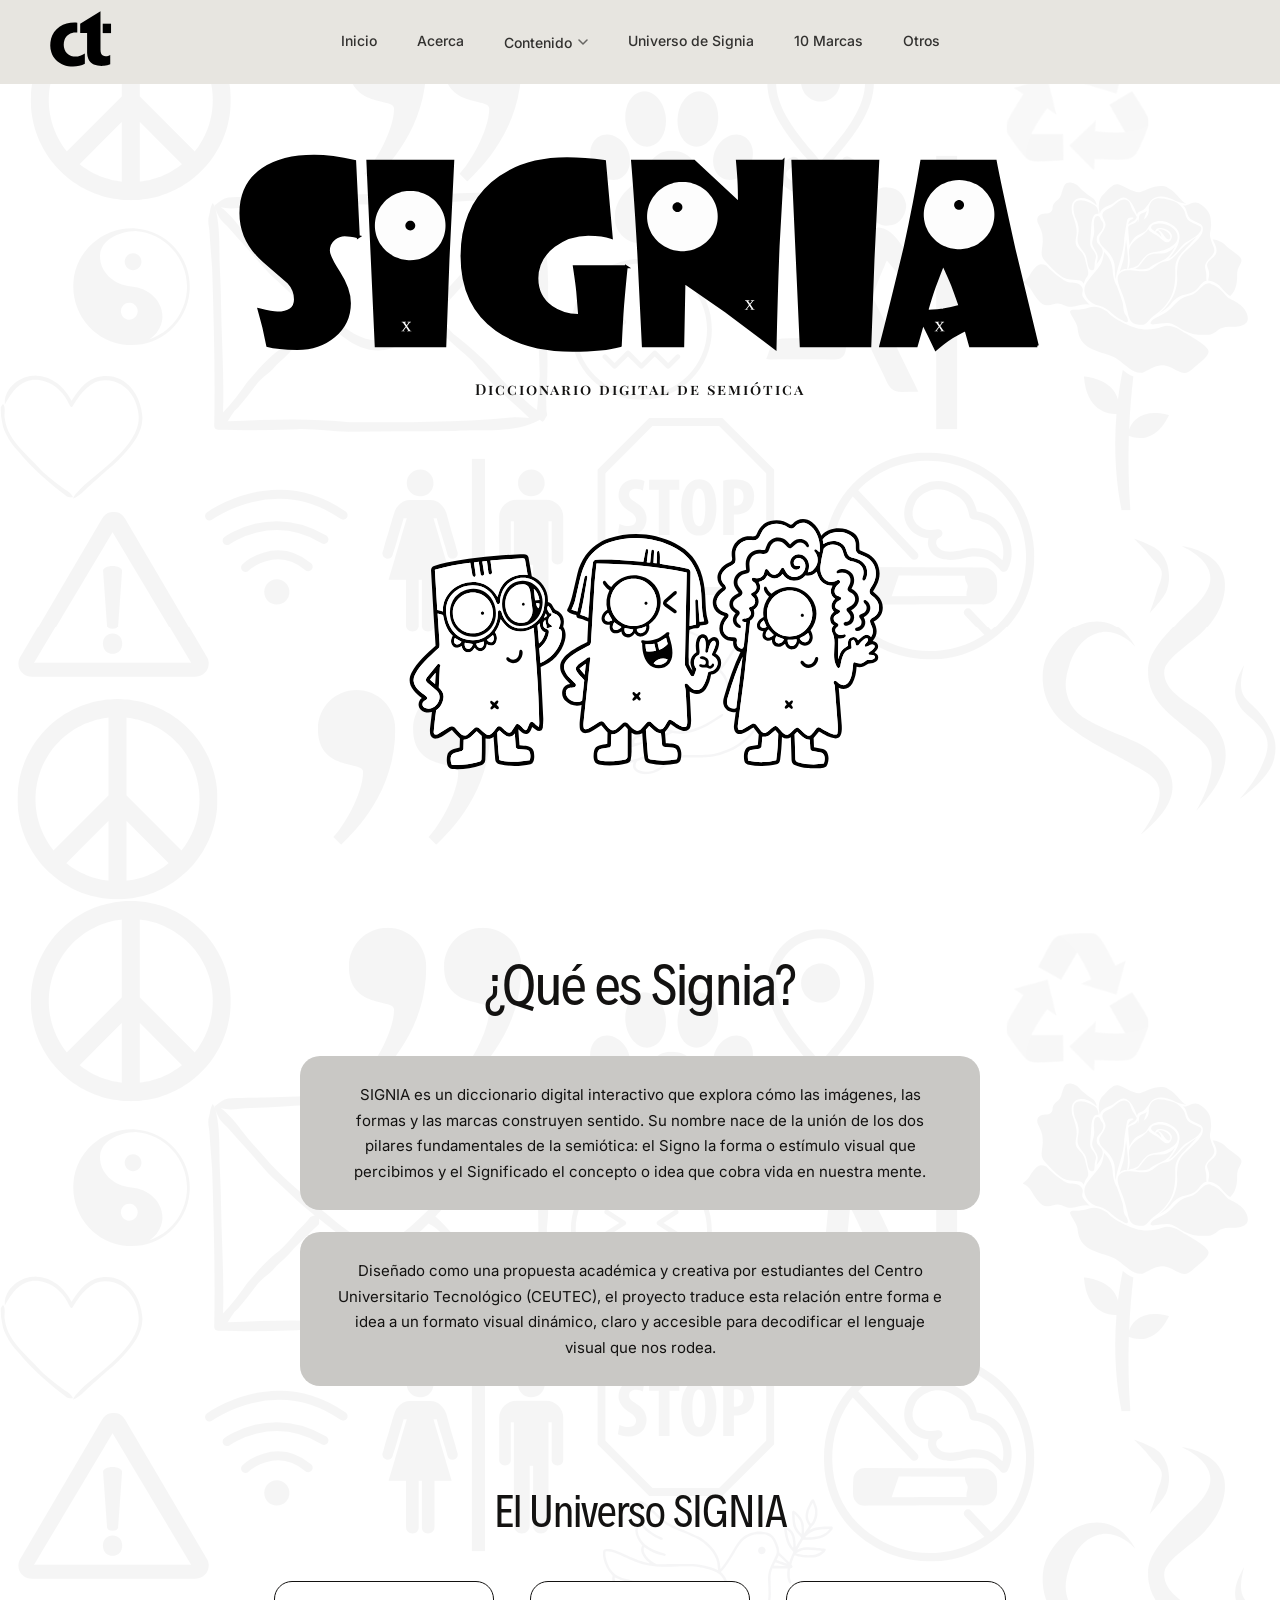
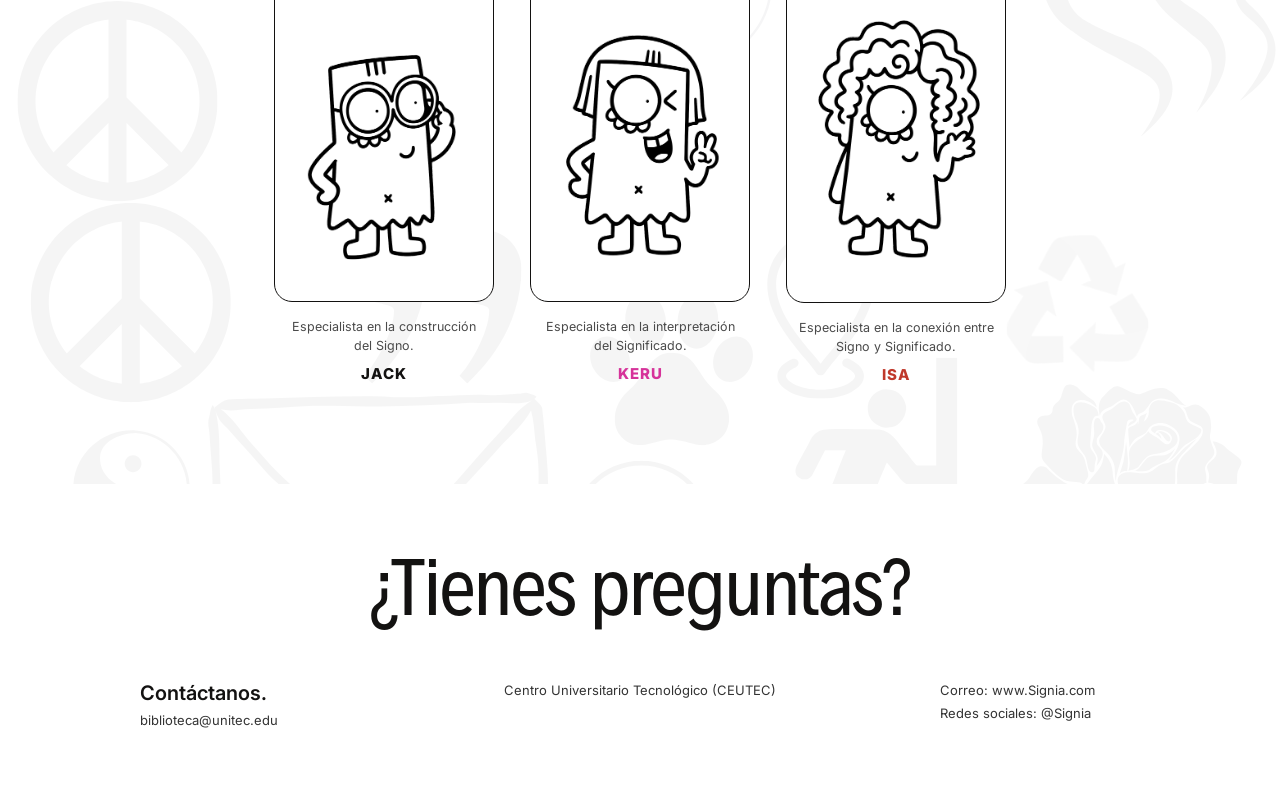
<file: index.html>
<!DOCTYPE html>
<html lang="es">
<head>
<meta charset="UTF-8">
<title>Signia — Diccionario digital de semiótica</title>
<meta name="viewport" content="width=device-width, initial-scale=1.0">
<link rel="preconnect" href="https://fonts.googleapis.com">
<link rel="preconnect" href="https://fonts.gstatic.com" crossorigin>
<link href="https://fonts.googleapis.com/css2?family=Baloo+2:wght@700;800&family=Playfair+Display:wght@500;600&family=Inter:wght@400;500;600&display=swap" rel="stylesheet">
<link rel="stylesheet" href="style.css">
</head>
<body>

<header class="nav">
  <div class="brandmark">
    <img src="Logo.svg" alt="Logo">
  </div>

  <button class="menu-toggle" id="menuToggle" aria-label="Abrir menú" aria-expanded="false">
    <span></span><span></span><span></span>
  </button>

  <nav class="links" id="navLinks">
    <a href="index.html">Inicio</a>
    <a href="acerca.html">Acerca</a>

    <div class="dropdown">
      <a href="contenido.html" class="dropdown-toggle" aria-expanded="false">
        Contenido
        <svg class="dropdown-arrow" width="10" height="6" viewBox="0 0 10 6" fill="none" xmlns="http://www.w3.org/2000/svg">
          <path d="M1 1l4 4 4-4" stroke="currentColor" stroke-width="1.5" stroke-linecap="round" stroke-linejoin="round"/>
        </svg>
      </a>
      <div class="dropdown-menu">

        <a href="conceptos-semioticos.html" class="dropdown-link">Conceptos semióticos</a>

        <div class="dropdown-sub">
          <span class="dropdown-subtitle">Filósofos de la semiótica</span>
          <a href="charles-sanders-peirce.html">Charles Sanders Peirce</a>
          <a href="ferdinand-de-saussure.html">Ferdinand de Saussure</a>
          <a href="roland-barthes.html">Roland Barthes</a>
          <a href="umberto-eco.html">Umberto Eco</a>
                    <a href="conceptos-de-publicidad.html">Conceptos de publicidad</a>
        </div>

        <div class="dropdown-sub">
  <span class="dropdown-subtitle">Arquetipos</span>
  <a href="arquetipos.html#el-amante">El Amante</a>
  <a href="arquetipos.html#el-amigo">El Amigo</a>
  <a href="arquetipos.html#el-bufon">El Bufón</a>
  <a href="arquetipos.html#el-creador">El Creador</a>
  <a href="arquetipos.html#el-cuidador">El Cuidador</a>
  <a href="arquetipos.html#el-explorador">El Explorador</a>
  <a href="arquetipos.html#el-gobernante">El Gobernante</a>
  <a href="arquetipos.html#el-heroe">El Héroe</a>
  <a href="arquetipos.html#el-inocente">El Inocente</a>
  <a href="arquetipos.html#el-mago">El Mago</a>
  <a href="arquetipos.html#el-rebelde">El Rebelde</a>
  <a href="arquetipos.html#el-sabio">El Sabio</a>
</div>

      </div>
    </div>

    <a href="universo.html">Universo de Signia</a>
    <a href="marcas.html">10 Marcas</a>
    <a href="otros.html">Otros</a>
  </nav>

  <div class="nav-spacer"></div>
</header>

<main class="hero">

  <img class="wordmark-svg" src="SIGNIA .svg" alt="Signia">
  <p class="tagline">Diccionario digital de semiótica</p>

  <div class="mascots">
    <img src="los chicos.svg" alt="Personajes Signia">
  </div>

</main>

<section class="info-section">
  <h2 class="info-title">¿Qué es Signia?</h2>

  <div class="info-box">
    <p>SIGNIA es un diccionario digital interactivo que explora cómo las imágenes, las formas y las marcas construyen sentido. Su nombre nace de la unión de los dos pilares fundamentales de la semiótica: el Signo la forma o estímulo visual que percibimos y el Significado el concepto o idea que cobra vida en nuestra mente.</p>
  </div>

  <div class="info-box">
    <p>Diseñado como una propuesta académica y creativa por estudiantes del Centro Universitario Tecnológico (CEUTEC), el proyecto traduce esta relación entre forma e idea a un formato visual dinámico, claro y accesible para decodificar el lenguaje visual que nos rodea.</p>
  </div>
</section>

<section class="universe-section">
  <h2 class="universe-title">El Universo SIGNIA</h2>

  <div class="universe-grid">

    <div class="universe-card">
      <div class="character-box">
        <img src="Jack1.svg" alt="Jack">
      </div>
      <p class="character-desc">Especialista en la construcción del Signo.</p>
      <p class="character-name" style="color:#131211;">JACK</p>
    </div>

    <div class="universe-card">
      <div class="character-box">
        <img src="Keru1.svg" alt="Keru">
      </div>
      <p class="character-desc">Especialista en la interpretación del Significado.</p>
      <p class="character-name" style="color:#d6339a;">KERU</p>
    </div>

    <div class="universe-card">
      <div class="character-box">
        <img src="Isa3.svg" alt="Isa">
      </div>
      <p class="character-desc">Especialista en la conexión entre Signo y Significado.</p>
      <p class="character-name" style="color:#c0392b;">ISA</p>
    </div>

  </div>
</section>

<section class="contact-section">
  <h2 class="contact-title">¿Tienes preguntas?</h2>

  <div class="contact-grid">
    <div class="contact-col">
      <p class="contact-heading">Contáctanos.</p>
      <p class="contact-line">biblioteca@unitec.edu</p>
    </div>

    <div class="contact-col">
      <p class="contact-line">Centro Universitario Tecnológico (CEUTEC)</p>
    </div>

    <div class="contact-col">
      <p class="contact-line">Correo: www.Signia.com</p>
      <p class="contact-line">Redes sociales: @Signia</p>
    </div>
  </div>
</section>

<script src="script.js"></script>
</body>
</html>
</file>
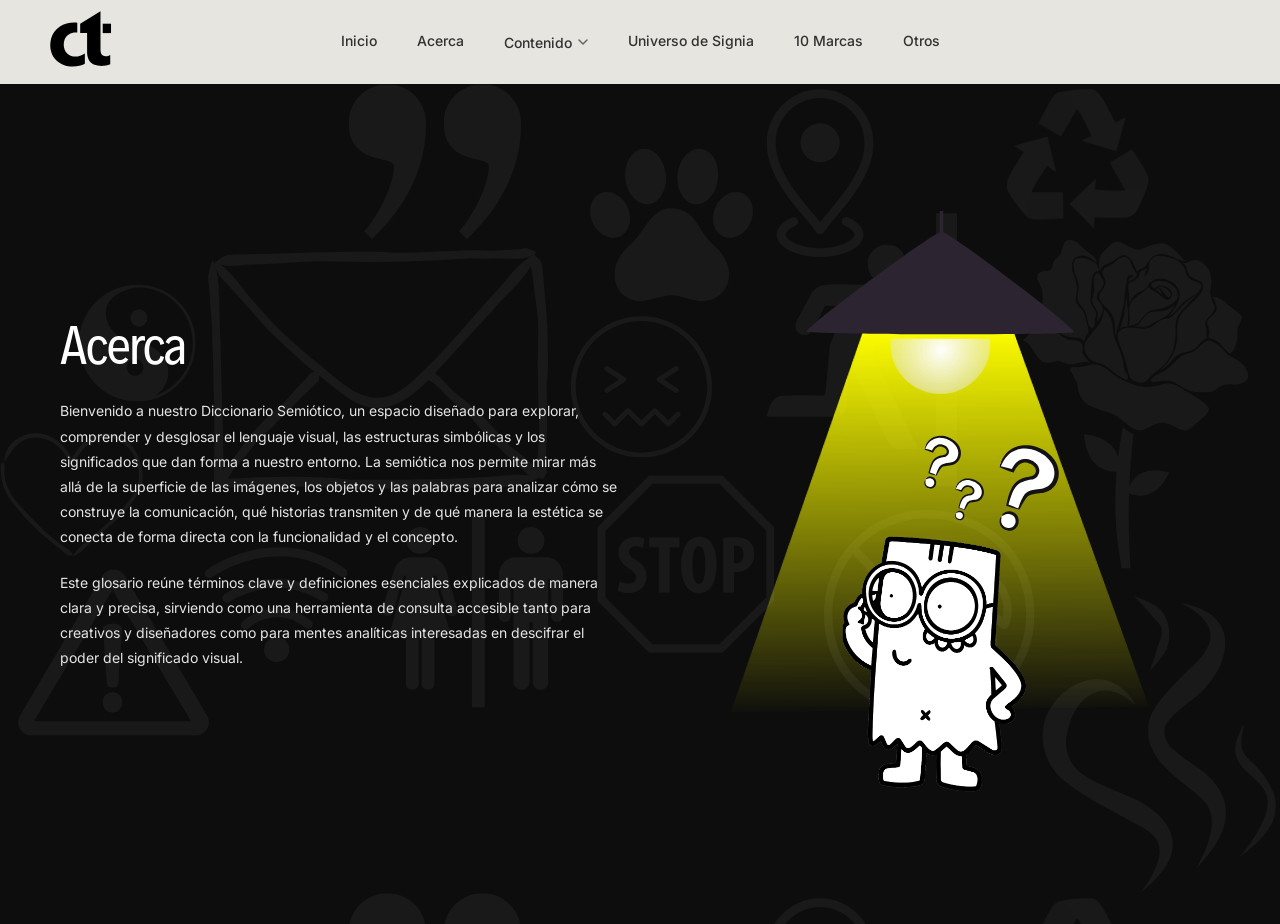
<file: acerca.html>
<!DOCTYPE html>
<html lang="es">
<head>
<meta charset="UTF-8">
<title>Acerca — Signia</title>
<meta name="viewport" content="width=device-width, initial-scale=1.0">
<link rel="preconnect" href="https://fonts.googleapis.com">
<link rel="preconnect" href="https://fonts.gstatic.com" crossorigin>
<link href="https://fonts.googleapis.com/css2?family=Playfair+Display:wght@500;600&family=Inter:wght@400;500;600&display=swap" rel="stylesheet">
<link rel="stylesheet" href="style.css">
</head>
<body>

<header class="nav">
  <div class="brandmark">
    <img src="Logo.svg" alt="Logo">
  </div>

  <button class="menu-toggle" id="menuToggle" aria-label="Abrir menú" aria-expanded="false">
    <span></span><span></span><span></span>
  </button>

  <nav class="links" id="navLinks">
    <a href="index.html">Inicio</a>
    <a href="acerca.html">Acerca</a>

    <div class="dropdown">
      <a href="contenido.html" class="dropdown-toggle" aria-expanded="false">
        Contenido
        <svg class="dropdown-arrow" width="10" height="6" viewBox="0 0 10 6" fill="none" xmlns="http://www.w3.org/2000/svg">
          <path d="M1 1l4 4 4-4" stroke="currentColor" stroke-width="1.5" stroke-linecap="round" stroke-linejoin="round"/>
        </svg>
      </a>
      <div class="dropdown-menu">

        <a href="conceptos-semioticos.html" class="dropdown-link">Conceptos semióticos</a>

        <div class="dropdown-sub">
          <span class="dropdown-subtitle">Filósofos de la semiótica</span>
          <a href="charles-sanders-peirce.html">Charles Sanders Peirce</a>
          <a href="ferdinand-de-saussure.html">Ferdinand de Saussure</a>
          <a href="roland-barthes.html">Roland Barthes</a>
          <a href="umberto-eco.html">Umberto Eco</a>
                    <a href="conceptos-de-publicidad.html">Conceptos de publicidad</a>
        </div>

       <div class="dropdown-sub">
  <span class="dropdown-subtitle">Arquetipos</span>
  <a href="arquetipos.html#el-amante">El Amante</a>
  <a href="arquetipos.html#el-amigo">El Amigo</a>
  <a href="arquetipos.html#el-bufon">El Bufón</a>
  <a href="arquetipos.html#el-creador">El Creador</a>
  <a href="arquetipos.html#el-cuidador">El Cuidador</a>
  <a href="arquetipos.html#el-explorador">El Explorador</a>
  <a href="arquetipos.html#el-gobernante">El Gobernante</a>
  <a href="arquetipos.html#el-heroe">El Héroe</a>
  <a href="arquetipos.html#el-inocente">El Inocente</a>
  <a href="arquetipos.html#el-mago">El Mago</a>
  <a href="arquetipos.html#el-rebelde">El Rebelde</a>
  <a href="arquetipos.html#el-sabio">El Sabio</a>
</div>

      </div>
    </div>

    <a href="universo.html">Universo de Signia</a>
    <a href="marcas.html">10 Marcas</a>
    <a href="otros.html">Otros</a>
  </nav>

  <div class="nav-spacer"></div>
</header>

<section class="acerca-section">
  <div class="acerca-text">
    <h1 class="acerca-title">Acerca</h1>
    <p>Bienvenido a nuestro Diccionario Semiótico, un espacio diseñado para explorar, comprender y desglosar el lenguaje visual, las estructuras simbólicas y los significados que dan forma a nuestro entorno. La semiótica nos permite mirar más allá de la superficie de las imágenes, los objetos y las palabras para analizar cómo se construye la comunicación, qué historias transmiten y de qué manera la estética se conecta de forma directa con la funcionalidad y el concepto.</p>
    <p>Este glosario reúne términos clave y definiciones esenciales explicados de manera clara y precisa, sirviendo como una herramienta de consulta accesible tanto para creativos y diseñadores como para mentes analíticas interesadas en descifrar el poder del significado visual.</p>
  </div>

  <div class="acerca-image">
    <img src="acerca.svg" alt="Ilustración Acerca">
  </div>
</section>

<script src="script.js"></script>
</body>
</html>
</file>
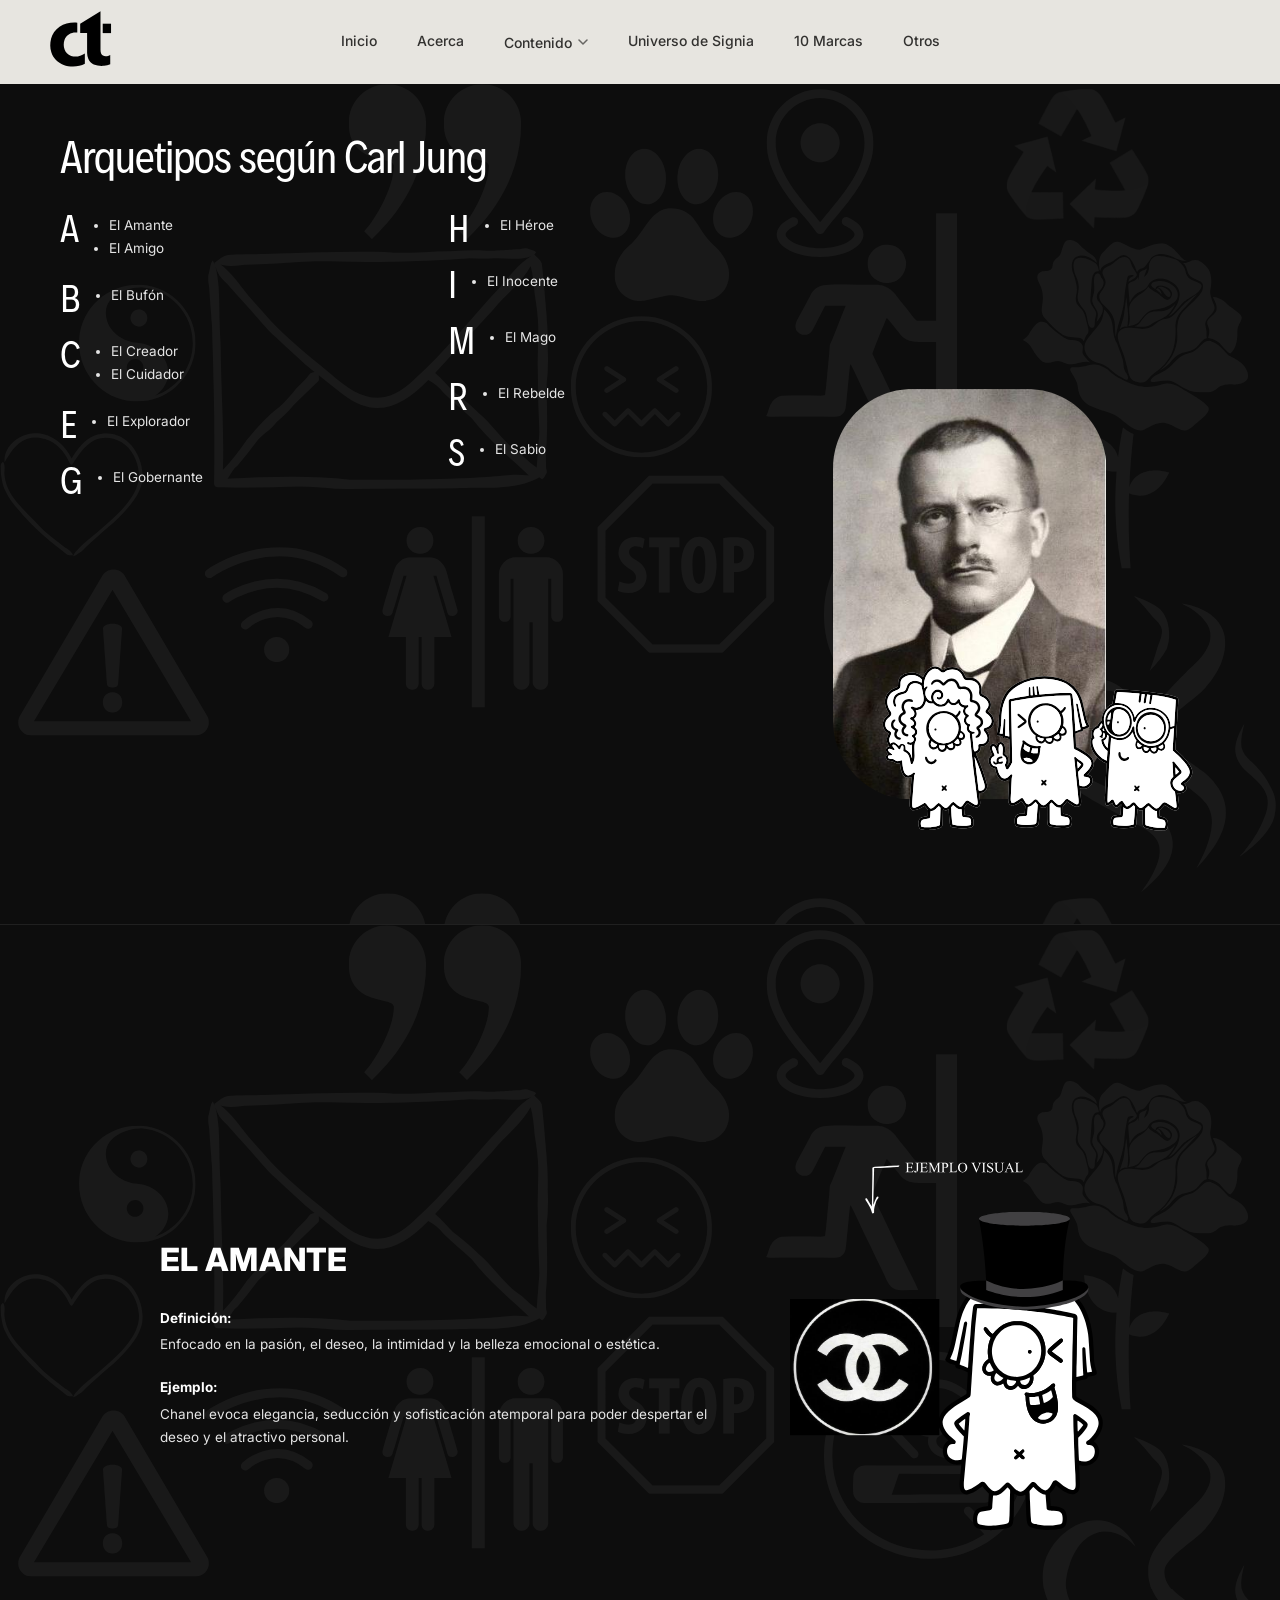
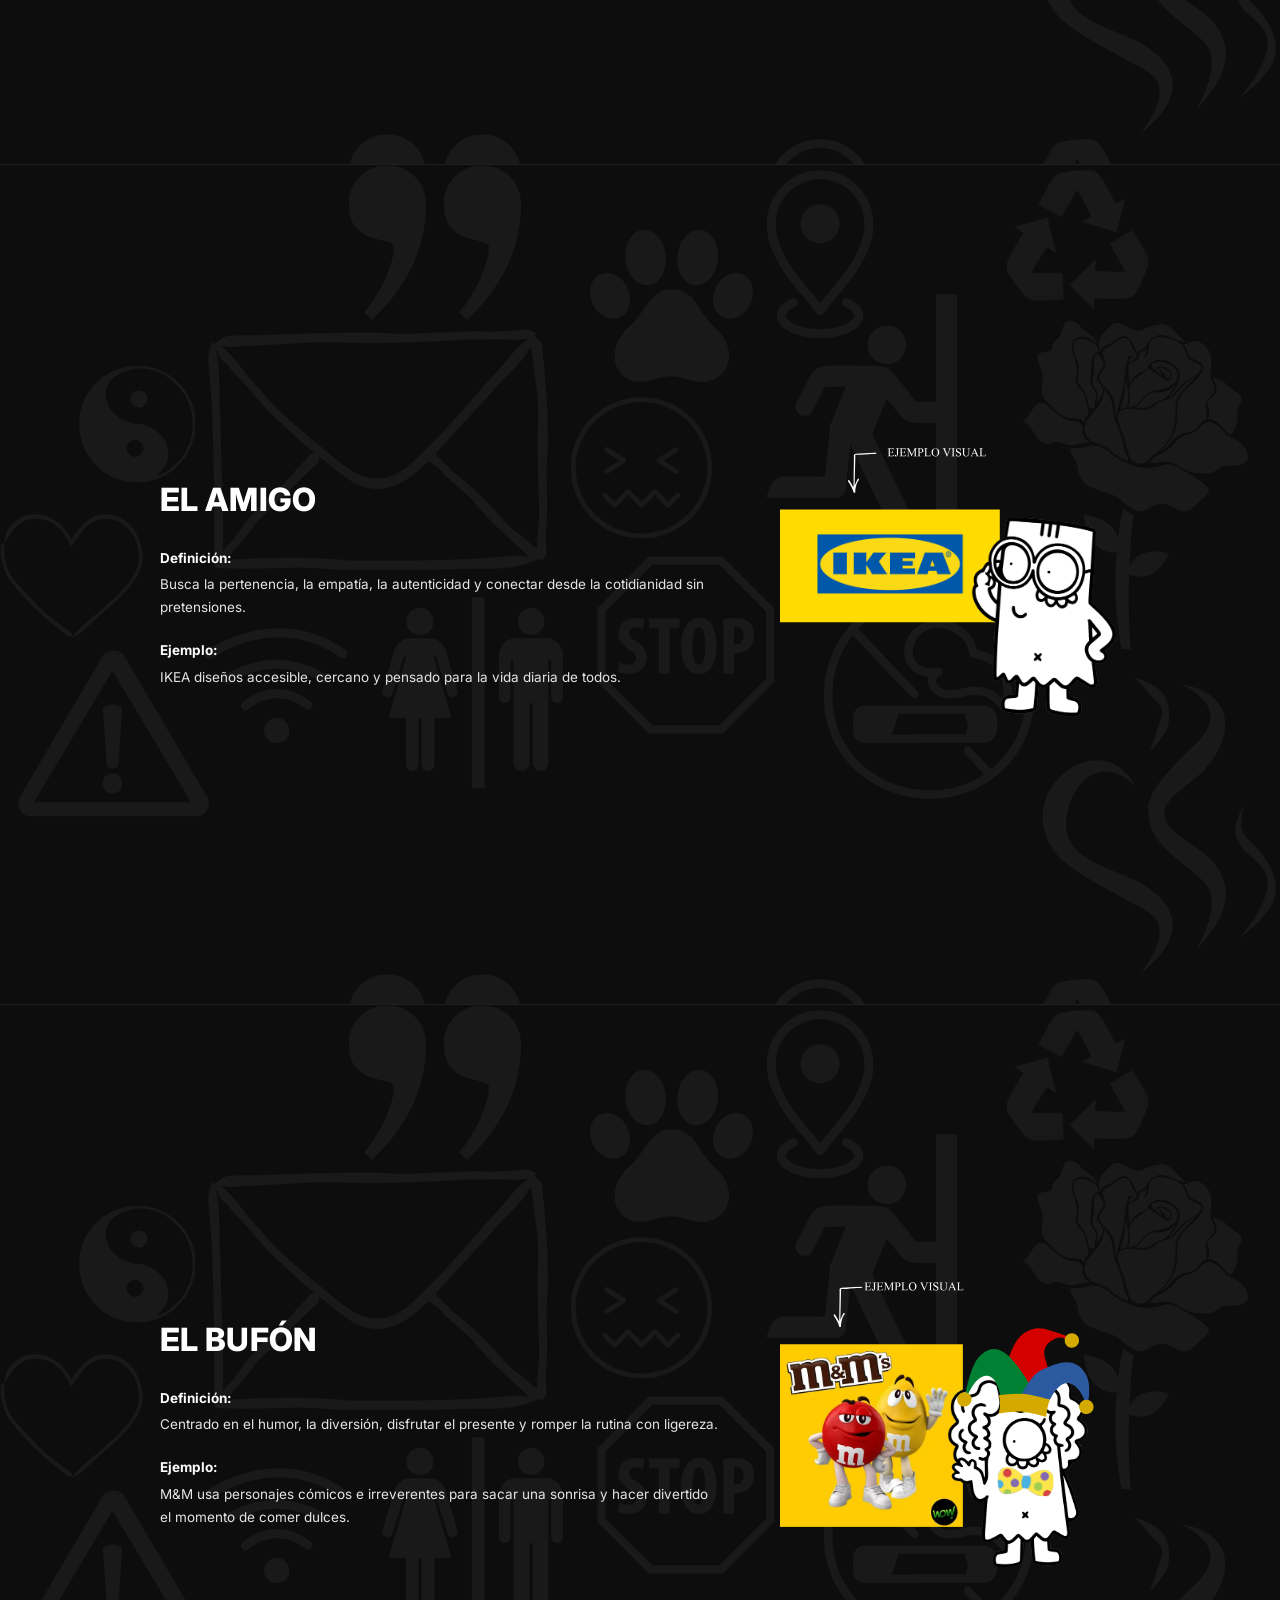
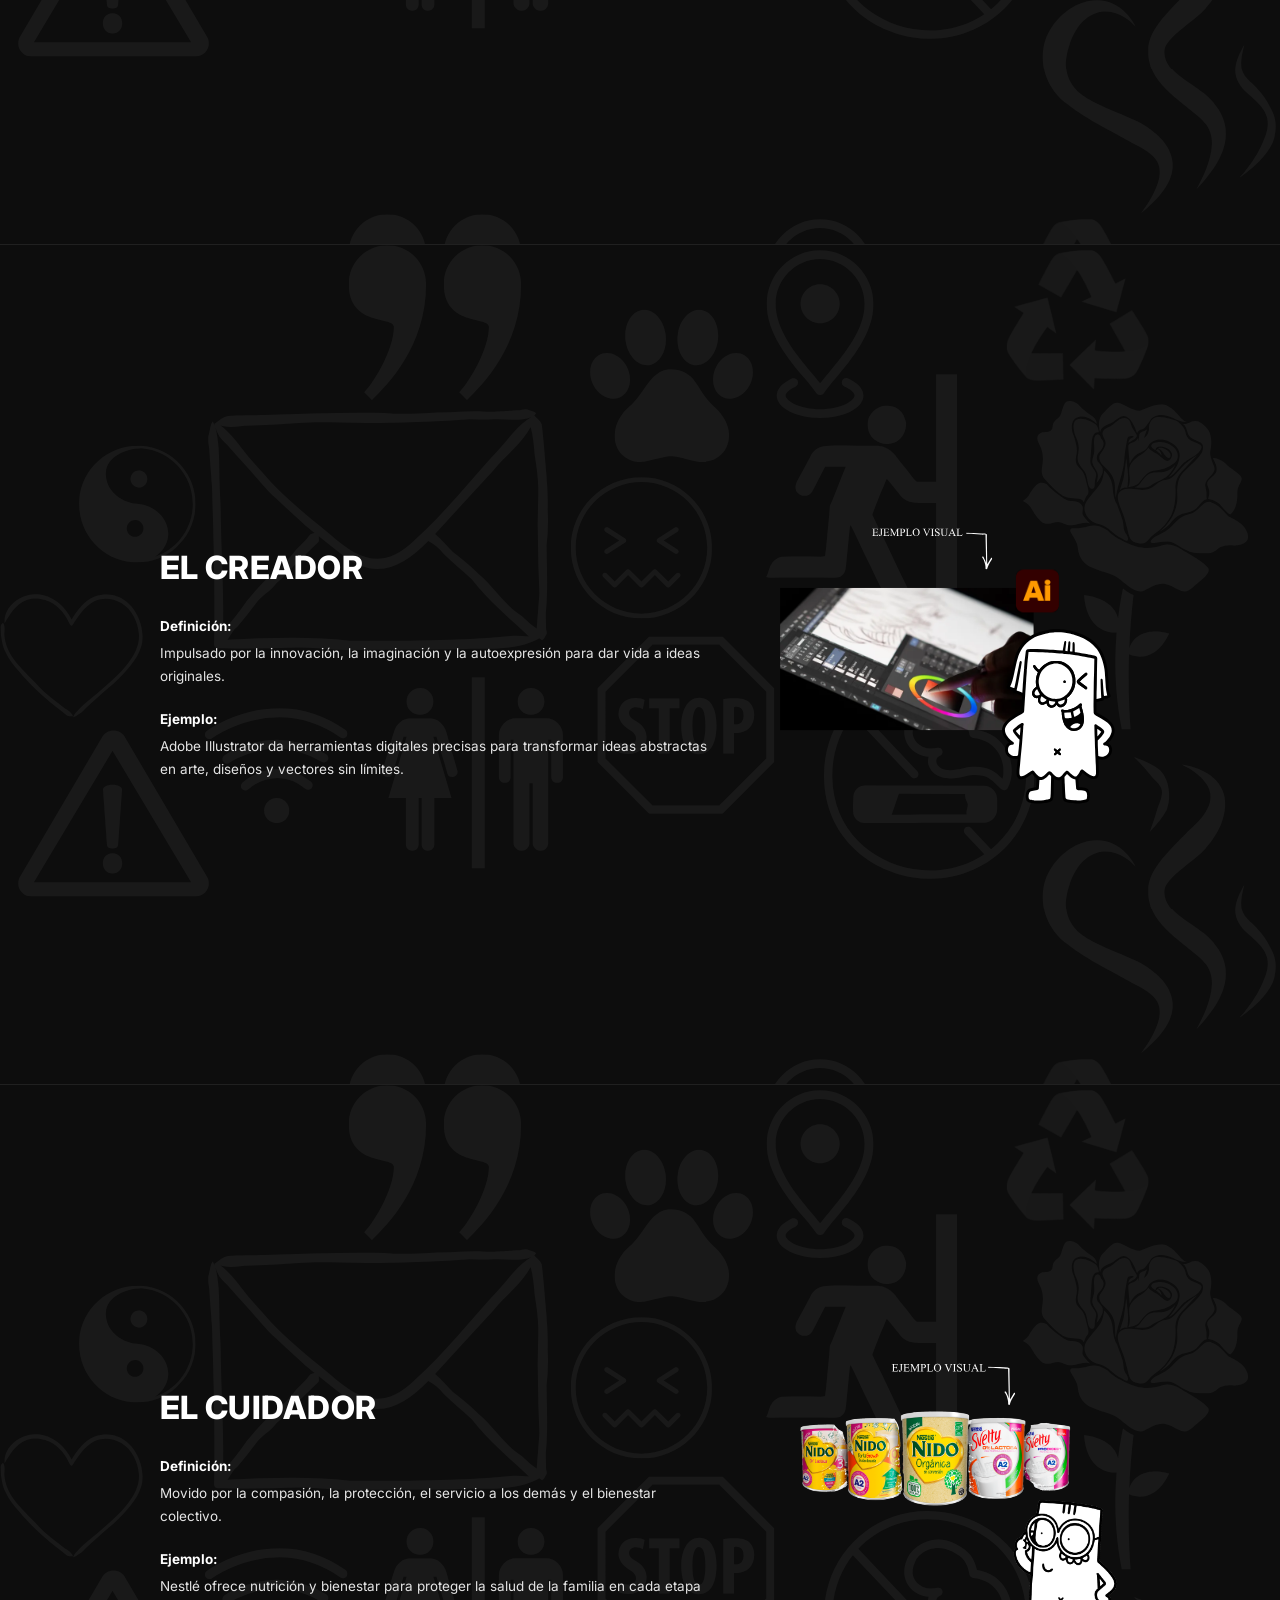
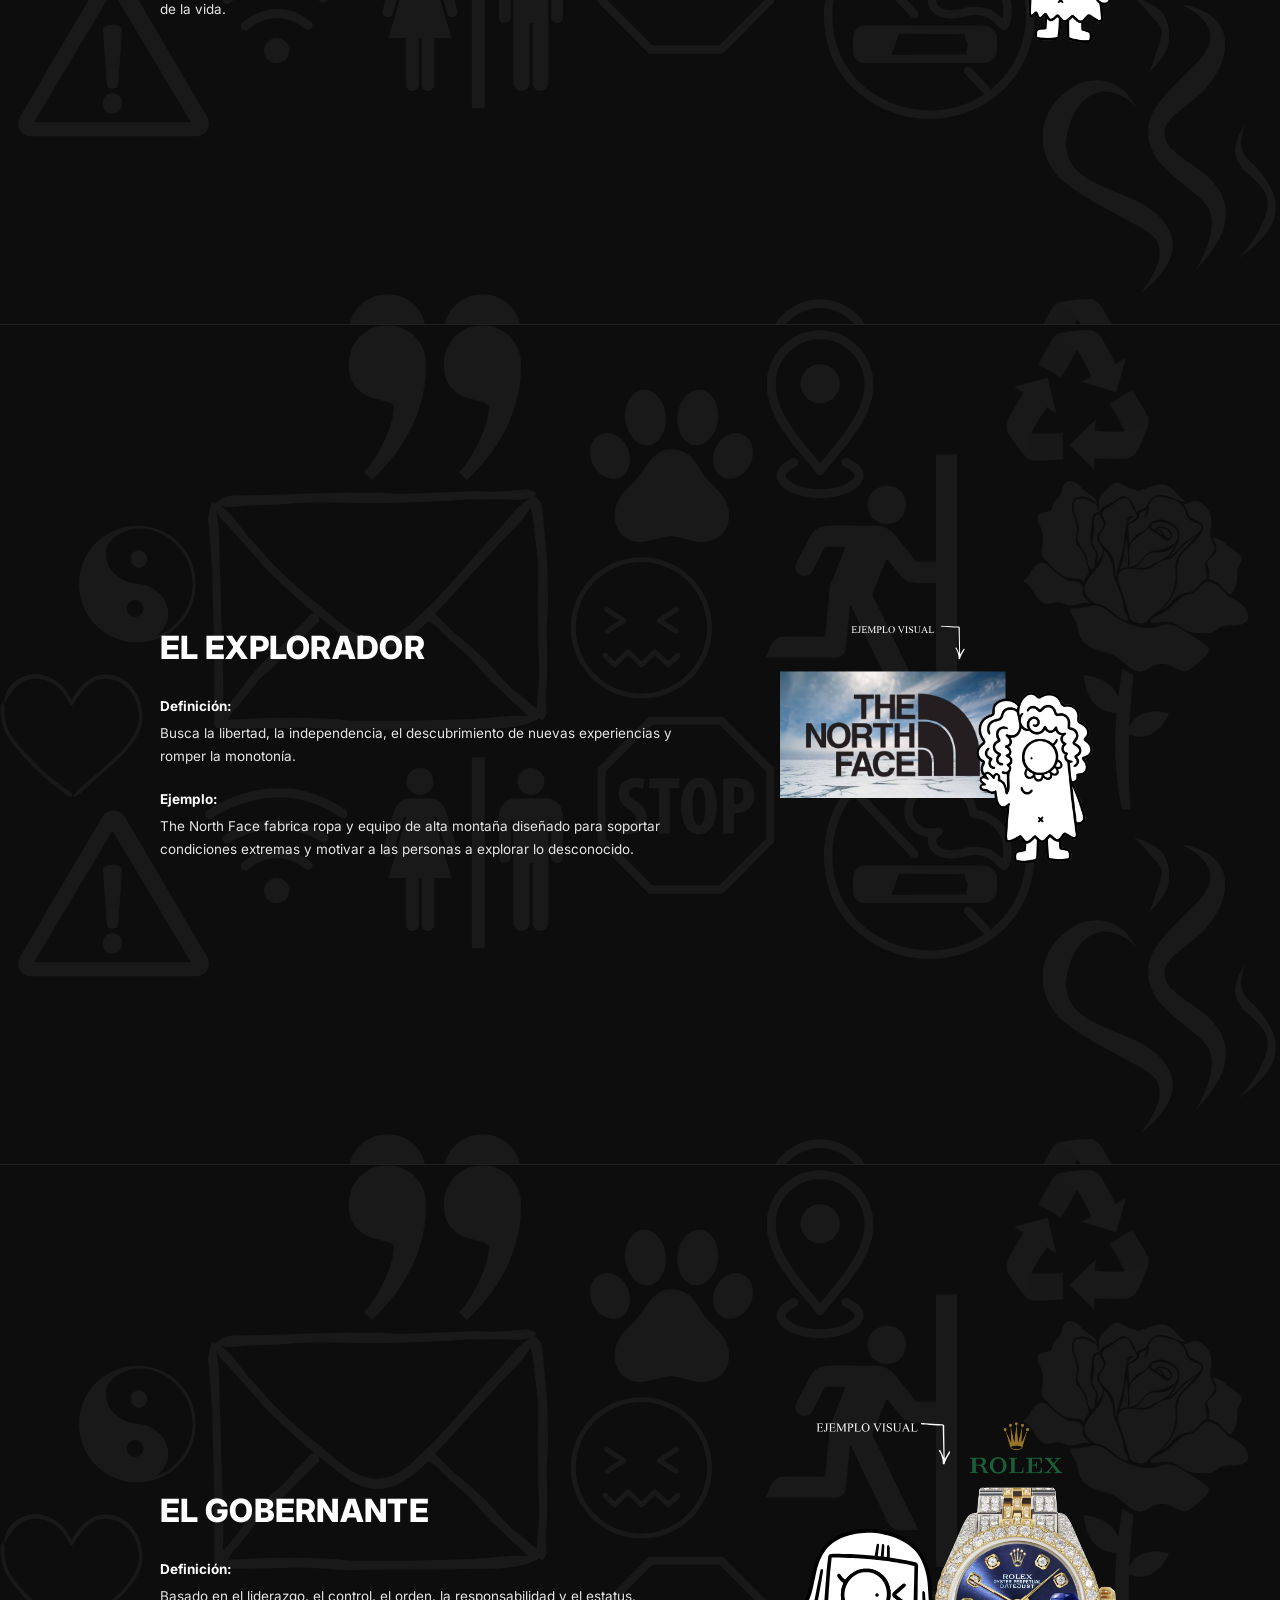
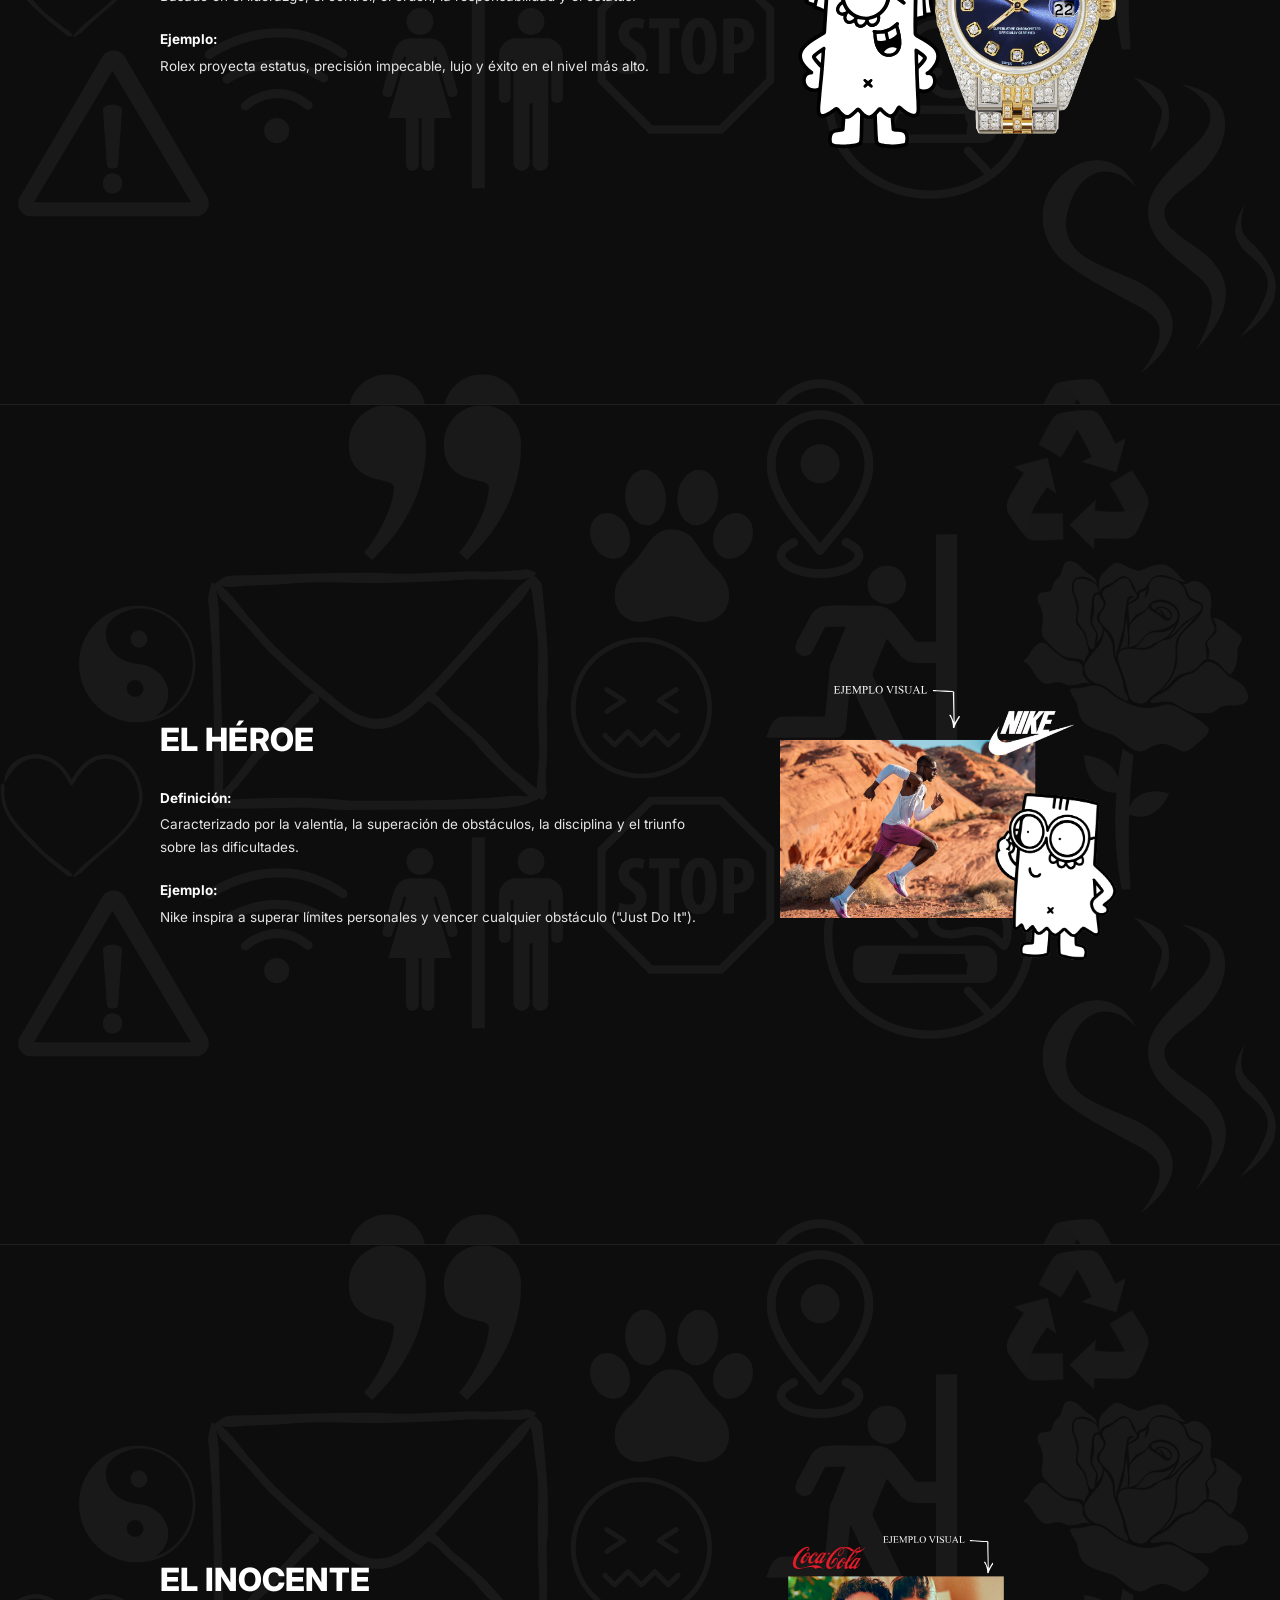
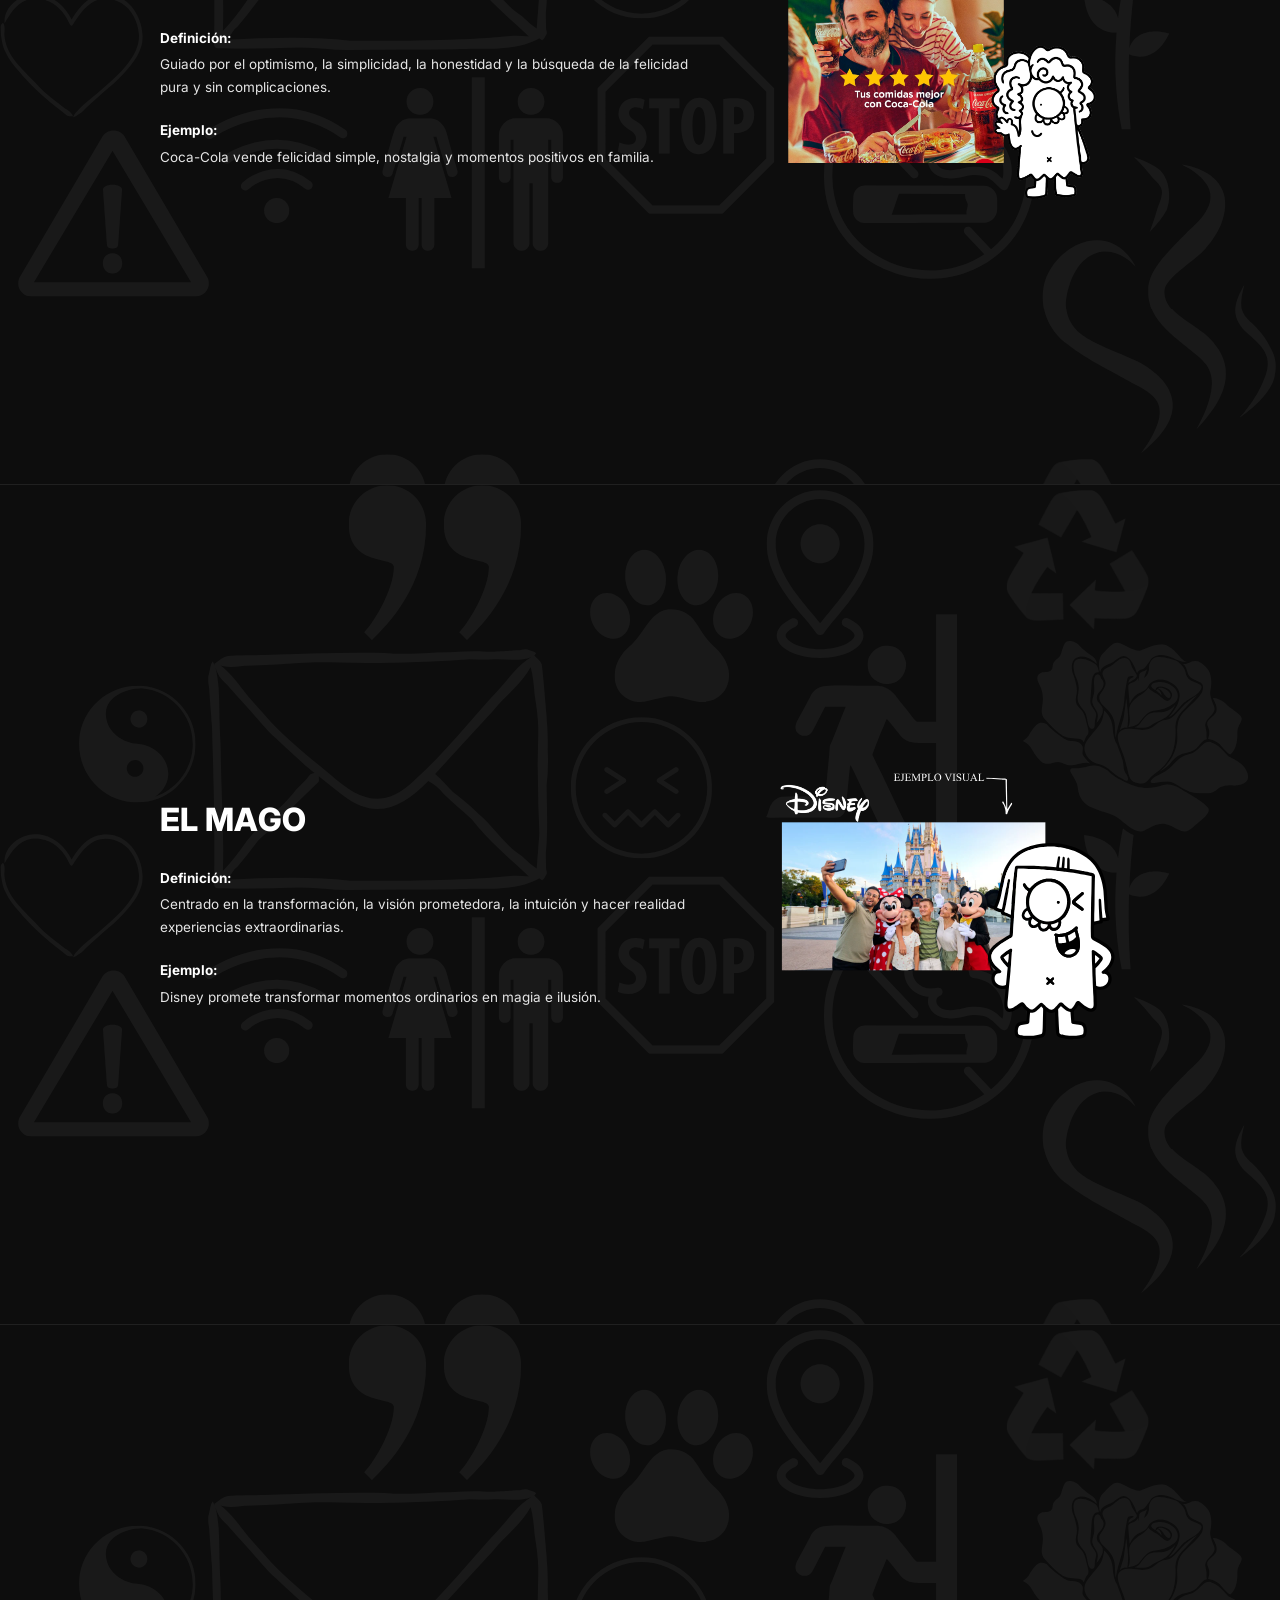
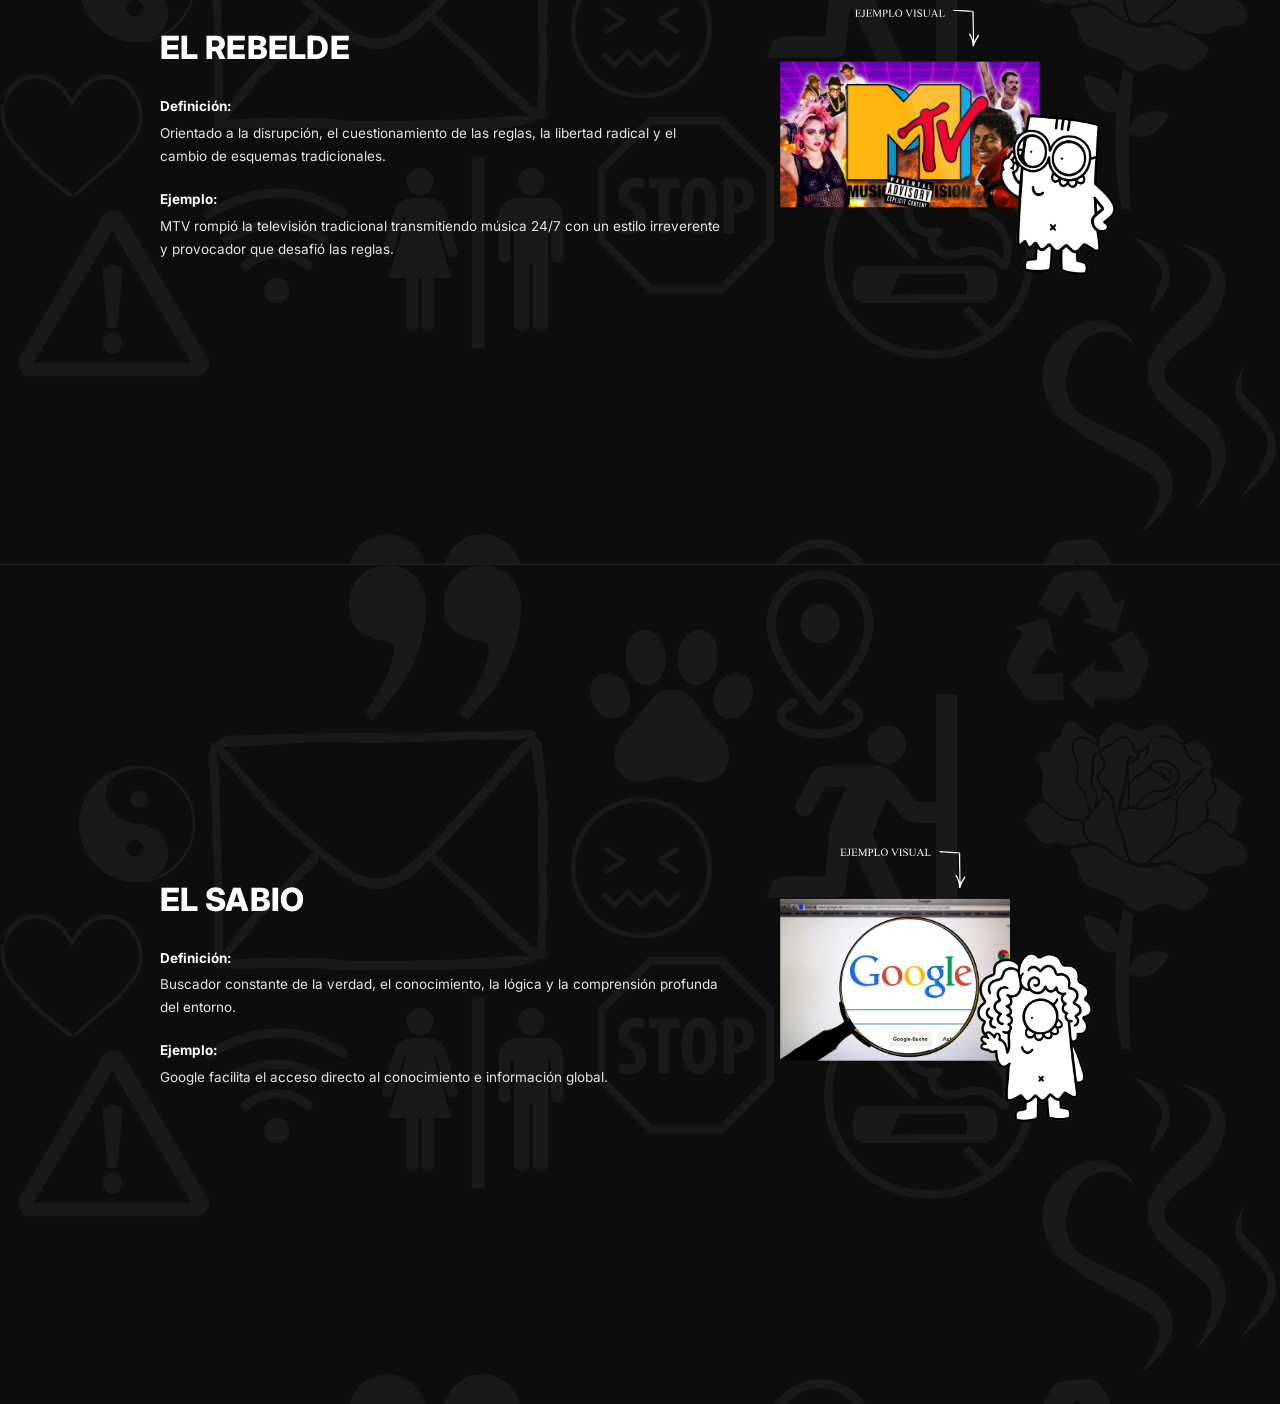
<file: arquetipos.html>
<!DOCTYPE html>
<html lang="es">
<head>
<meta charset="UTF-8">
<title>Arquetipos según Carl Jung - SIGNIA</title>
<meta name="viewport" content="width=device-width, initial-scale=1.0">
<link rel="preconnect" href="https://fonts.googleapis.com">
<link rel="preconnect" href="https://fonts.gstatic.com" crossorigin>
<link href="https://fonts.googleapis.com/css2?family=Playfair+Display:wght@500;600&family=Inter:wght@400;500;600;800&display=swap" rel="stylesheet">
<link rel="stylesheet" href="style.css">
</head>
<body>

<header class="nav">
  <div class="brandmark">
    <img src="Logo.svg" alt="Logo">
  </div>

  <button class="menu-toggle" id="menuToggle" aria-label="Abrir menú" aria-expanded="false">
    <span></span><span></span><span></span>
  </button>

  <nav class="links" id="navLinks">
    <a href="index.html">Inicio</a>
    <a href="acerca.html">Acerca</a>

    <div class="dropdown">
      <a href="contenido.html" class="dropdown-toggle" aria-expanded="false">
        Contenido
        <svg class="dropdown-arrow" width="10" height="6" viewBox="0 0 10 6" fill="none" xmlns="http://www.w3.org/2000/svg">
          <path d="M1 1l4 4 4-4" stroke="currentColor" stroke-width="1.5" stroke-linecap="round" stroke-linejoin="round"/>
        </svg>
      </a>
      <div class="dropdown-menu">

        <a href="conceptos-semioticos.html" class="dropdown-link">Conceptos semióticos</a>

        <div class="dropdown-sub">
          <span class="dropdown-subtitle">Filósofos de la semiótica</span>
          <a href="charles-sanders-peirce.html">Charles Sanders Peirce</a>
          <a href="ferdinand-de-saussure.html">Ferdinand de Saussure</a>
          <a href="roland-barthes.html">Roland Barthes</a>
          <a href="umberto-eco.html">Umberto Eco</a>
                    <a href="conceptos-de-publicidad.html">Conceptos de publicidad</a>
        </div>

        <!-- Arquetipos configurados como anclas (#) hacia las secciones internas -->
       <div class="dropdown-sub">
  <span class="dropdown-subtitle">Arquetipos</span>
  <a href="arquetipos.html#el-amante">El Amante</a>
  <a href="arquetipos.html#el-amigo">El Amigo</a>
  <a href="arquetipos.html#el-bufon">El Bufón</a>
  <a href="arquetipos.html#el-creador">El Creador</a>
  <a href="arquetipos.html#el-cuidador">El Cuidador</a>
  <a href="arquetipos.html#el-explorador">El Explorador</a>
  <a href="arquetipos.html#el-gobernante">El Gobernante</a>
  <a href="arquetipos.html#el-heroe">El Héroe</a>
  <a href="arquetipos.html#el-inocente">El Inocente</a>
  <a href="arquetipos.html#el-mago">El Mago</a>
  <a href="arquetipos.html#el-rebelde">El Rebelde</a>
  <a href="arquetipos.html#el-sabio">El Sabio</a>
</div>

      </div>
    </div>

    <a href="universo.html">Universo de Signia</a>
    <a href="marcas.html">10 Marcas</a>
    <a href="otros.html">Otros</a>
  </nav>

  <div class="nav-spacer"></div>
</header>

<!-- ===================== ÍNDICE ===================== -->
<section class="contenido-section" id="indice">

  <div class="contenido-left">
    <h1 class="contenido-title">Arquetipos según Carl Jung</h1>

    <div class="glossary-columns">

      <div class="glossary-group">
        <span class="letter">A</span>
        <ul>
          <li><a href="#el-amante">El Amante</a></li>
          <li><a href="#el-amigo">El Amigo</a></li>
        </ul>
      </div>

      <div class="glossary-group">
        <span class="letter">B</span>
        <ul>
          <li><a href="#el-bufon">El Bufón</a></li>
        </ul>
      </div>

      <div class="glossary-group">
        <span class="letter">C</span>
        <ul>
          <li><a href="#el-creador">El Creador</a></li>
          <li><a href="#el-cuidador">El Cuidador</a></li>
        </ul>
      </div>

      <div class="glossary-group">
        <span class="letter">E</span>
        <ul>
          <li><a href="#el-explorador">El Explorador</a></li>
        </ul>
      </div>

      <div class="glossary-group">
        <span class="letter">G</span>
        <ul>
          <li><a href="#el-gobernante">El Gobernante</a></li>
        </ul>
      </div>

      <div class="glossary-group">
        <span class="letter">H</span>
        <ul>
          <li><a href="#el-heroe">El Héroe</a></li>
        </ul>
      </div>

      <div class="glossary-group">
        <span class="letter">I</span>
        <ul>
          <li><a href="#el-inocente">El Inocente</a></li>
        </ul>
      </div>

      <div class="glossary-group">
        <span class="letter">M</span>
        <ul>
          <li><a href="#el-mago">El Mago</a></li>
        </ul>
      </div>

      <div class="glossary-group">
        <span class="letter">R</span>
        <ul>
          <li><a href="#el-rebelde">El Rebelde</a></li>
        </ul>
      </div>

      <div class="glossary-group">
        <span class="letter">S</span>
        <ul>
          <li><a href="#el-sabio">El Sabio</a></li>
        </ul>
      </div>

    </div>
  </div>

  <div class="contenido-mascots">
    <img src="arquetipos.svg" alt="Carl Jung con los personajes de Signia">
  </div>

</section>

<!-- ===================== EL AMANTE ===================== -->
<section class="term-section" id="el-amante">
  <div class="term-text">
    <h1 class="term-title">El Amante</h1>
    <p><strong>Definición:</strong> Enfocado en la pasión, el deseo, la intimidad y la belleza emocional o estética.</p>
    <p><strong>Ejemplo:</strong> Chanel evoca elegancia, seducción y sofisticación atemporal para poder despertar el deseo y el atractivo personal.</p>
  </div>
  <div class="term-visual">
    <img src="elamantea.svg" alt="Ejemplo visual: El Amante">
  </div>
</section>

<!-- ===================== EL AMIGO ===================== -->
<section class="term-section" id="el-amigo">
  <div class="term-text">
    <h1 class="term-title">El Amigo</h1>
    <p><strong>Definición:</strong> Busca la pertenencia, la empatía, la autenticidad y conectar desde la cotidianidad sin pretensiones.</p>
    <p><strong>Ejemplo:</strong> IKEA diseños accesible, cercano y pensado para la vida diaria de todos.</p>
  </div>
  <div class="term-visual">
    <img src="elamigoa.svg" alt="Ejemplo visual: El Amigo">
  </div>
</section>

<!-- ===================== EL BUFÓN ===================== -->
<section class="term-section" id="el-bufon">
  <div class="term-text">
    <h1 class="term-title">El Bufón</h1>
    <p><strong>Definición:</strong> Centrado en el humor, la diversión, disfrutar el presente y romper la rutina con ligereza.</p>
    <p><strong>Ejemplo:</strong> M&M usa personajes cómicos e irreverentes para sacar una sonrisa y hacer divertido el momento de comer dulces.</p>
  </div>
  <div class="term-visual">
    <img src="elbufona.svg" alt="Ejemplo visual: El Bufón">
  </div>
</section>

<!-- ===================== EL CREADOR ===================== -->
<section class="term-section" id="el-creador">
  <div class="term-text">
    <h1 class="term-title">El Creador</h1>
    <p><strong>Definición:</strong> Impulsado por la innovación, la imaginación y la autoexpresión para dar vida a ideas originales.</p>
    <p><strong>Ejemplo:</strong> Adobe Illustrator da herramientas digitales precisas para transformar ideas abstractas en arte, diseños y vectores sin límites.</p>
  </div>
  <div class="term-visual">
    <img src="elcreadora.svg" alt="Ejemplo visual: El Creador">
  </div>
</section>

<!-- ===================== EL CUIDADOR ===================== -->
<section class="term-section" id="el-cuidador">
  <div class="term-text">
    <h1 class="term-title">El Cuidador</h1>
    <p><strong>Definición:</strong> Movido por la compasión, la protección, el servicio a los demás y el bienestar colectivo.</p>
    <p><strong>Ejemplo:</strong> Nestlé ofrece nutrición y bienestar para proteger la salud de la familia en cada etapa de la vida.</p>
  </div>
  <div class="term-visual">
    <img src="elcuidadora.svg" alt="Ejemplo visual: El Cuidador">
  </div>
</section>

<!-- ===================== EL EXPLORADOR ===================== -->
<section class="term-section" id="el-explorador">
  <div class="term-text">
    <h1 class="term-title">El Explorador</h1>
    <p><strong>Definición:</strong> Busca la libertad, la independencia, el descubrimiento de nuevas experiencias y romper la monotonía.</p>
    <p><strong>Ejemplo:</strong> The North Face fabrica ropa y equipo de alta montaña diseñado para soportar condiciones extremas y motivar a las personas a explorar lo desconocido.</p>
  </div>
  <div class="term-visual">
    <img src="elexploradora.svg" alt="Ejemplo visual: El Explorador">
  </div>
</section>

<!-- ===================== EL GOBERNANTE ===================== -->
<section class="term-section" id="el-gobernante">
  <div class="term-text">
    <h1 class="term-title">El Gobernante</h1>
    <p><strong>Definición:</strong> Basado en el liderazgo, el control, el orden, la responsabilidad y el estatus.</p>
    <p><strong>Ejemplo:</strong> Rolex proyecta estatus, precisión impecable, lujo y éxito en el nivel más alto.</p>
  </div>
  <div class="term-visual">
    <img src="elgobernantea.svg" alt="Ejemplo visual: El Gobernante">
  </div>
</section>

<!-- ===================== EL HÉROE ===================== -->
<section class="term-section" id="el-heroe">
  <div class="term-text">
    <h1 class="term-title">El Héroe</h1>
    <p><strong>Definición:</strong> Caracterizado por la valentía, la superación de obstáculos, la disciplina y el triunfo sobre las dificultades.</p>
    <p><strong>Ejemplo:</strong> Nike inspira a superar límites personales y vencer cualquier obstáculo ("Just Do It").</p>
  </div>
  <div class="term-visual">
    <img src="elhereoa.svg" alt="Ejemplo visual: El Héroe">
  </div>
</section>

<!-- ===================== EL INOCENTE ===================== -->
<section class="term-section" id="el-inocente">
  <div class="term-text">
    <h1 class="term-title">El Inocente</h1>
    <p><strong>Definición:</strong> Guiado por el optimismo, la simplicidad, la honestidad y la búsqueda de la felicidad pura y sin complicaciones.</p>
    <p><strong>Ejemplo:</strong> Coca-Cola vende felicidad simple, nostalgia y momentos positivos en familia.</p>
  </div>
  <div class="term-visual">
    <img src="elinocentea.svg" alt="Ejemplo visual: El Inocente">
  </div>
</section>

<!-- ===================== EL MAGO ===================== -->
<section class="term-section" id="el-mago">
  <div class="term-text">
    <h1 class="term-title">El Mago</h1>
    <p><strong>Definición:</strong> Centrado en la transformación, la visión prometedora, la intuición y hacer realidad experiencias extraordinarias.</p>
    <p><strong>Ejemplo:</strong> Disney promete transformar momentos ordinarios en magia e ilusión.</p>
  </div>
  <div class="term-visual">
    <img src="elmagoa.svg" alt="Ejemplo visual: El Mago">
  </div>
</section>

<!-- ===================== EL REBELDE ===================== -->
<section class="term-section" id="el-rebelde">
  <div class="term-text">
    <h1 class="term-title">El Rebelde</h1>
    <p><strong>Definición:</strong> Orientado a la disrupción, el cuestionamiento de las reglas, la libertad radical y el cambio de esquemas tradicionales.</p>
    <p><strong>Ejemplo:</strong> MTV rompió la televisión tradicional transmitiendo música 24/7 con un estilo irreverente y provocador que desafió las reglas.</p>
  </div>
  <div class="term-visual">
    <img src="elrebeldea.svg" alt="Ejemplo visual: El Rebelde">
  </div>
</section>

<!-- ===================== EL SABIO ===================== -->
<section class="term-section" id="el-sabio">
  <div class="term-text">
    <h1 class="term-title">El Sabio</h1>
    <p><strong>Definición:</strong> Buscador constante de la verdad, el conocimiento, la lógica y la comprensión profunda del entorno.</p>
    <p><strong>Ejemplo:</strong> Google facilita el acceso directo al conocimiento e información global.</p>
  </div>
  <div class="term-visual">
    <img src="elsabio.svg" alt="Ejemplo visual: El Sabio">
  </div>
</section>

<script src="script.js"></script>
</body>
</html>
</file>
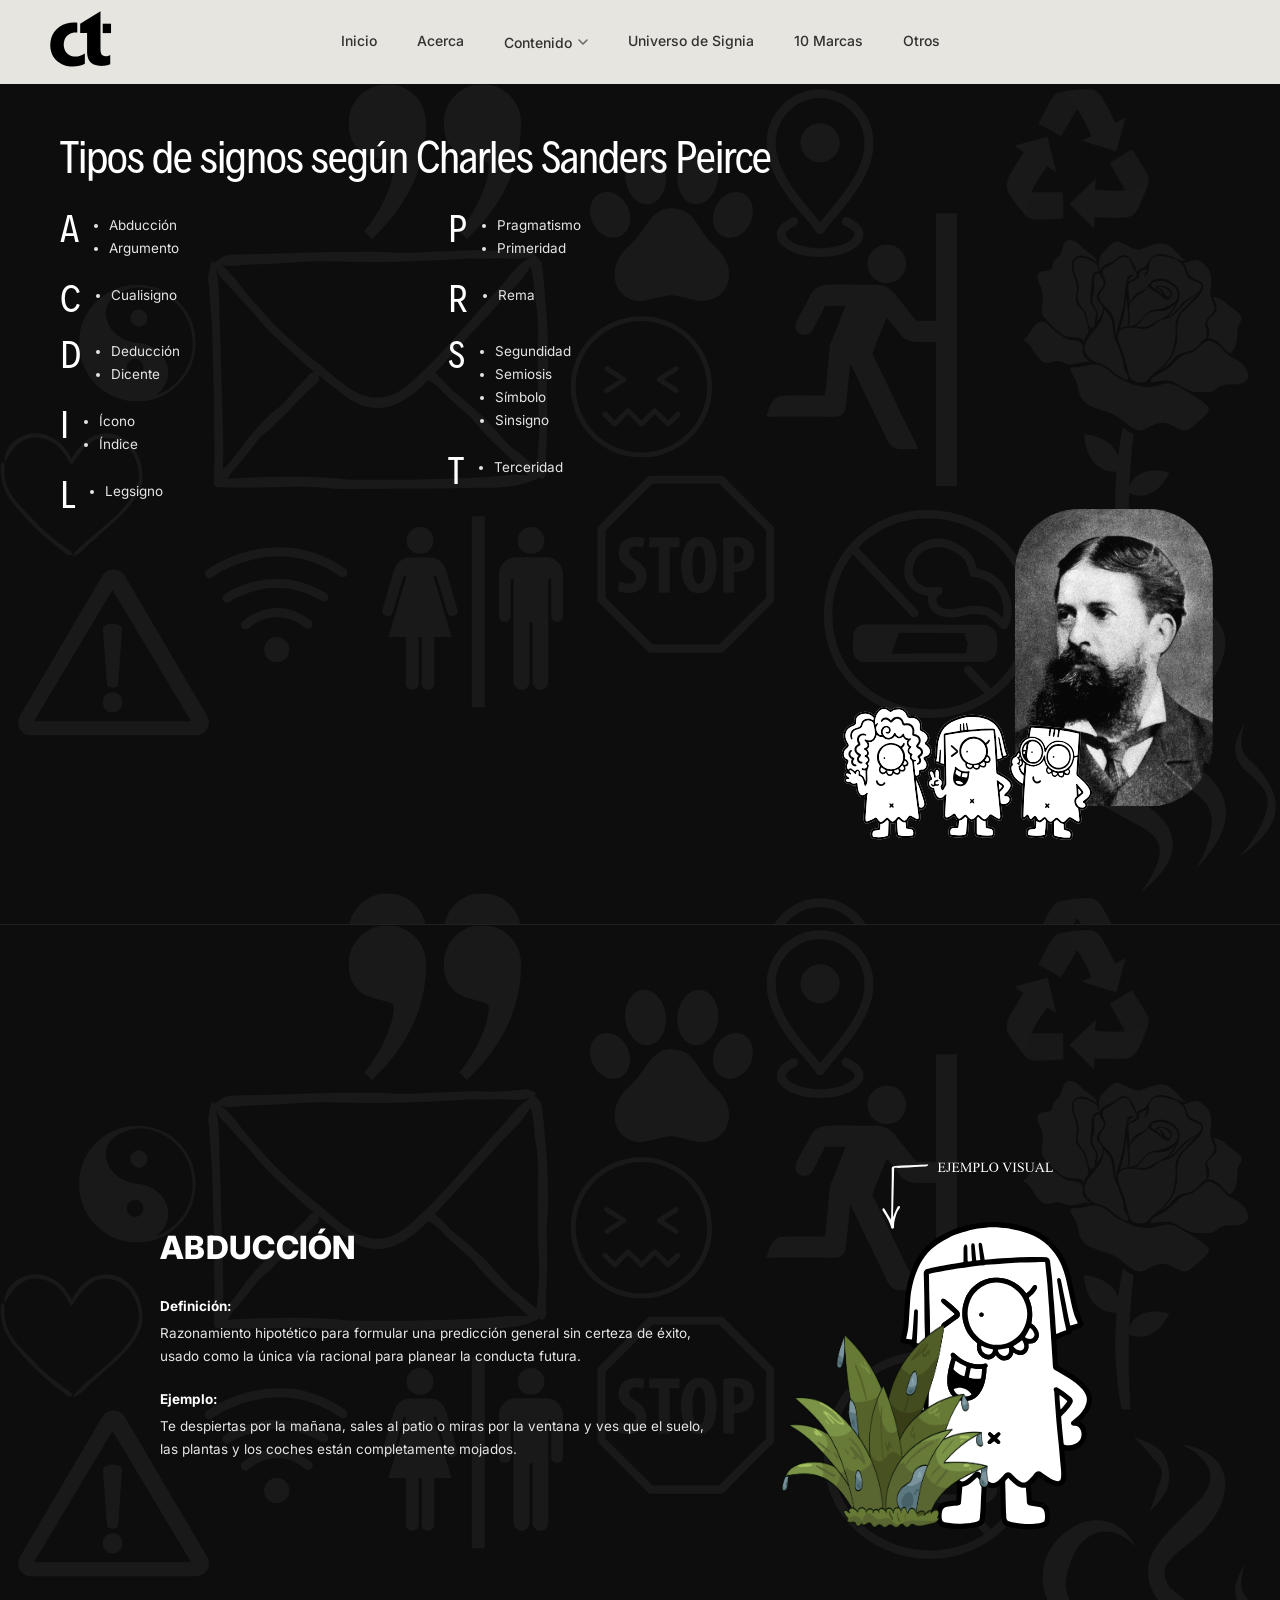
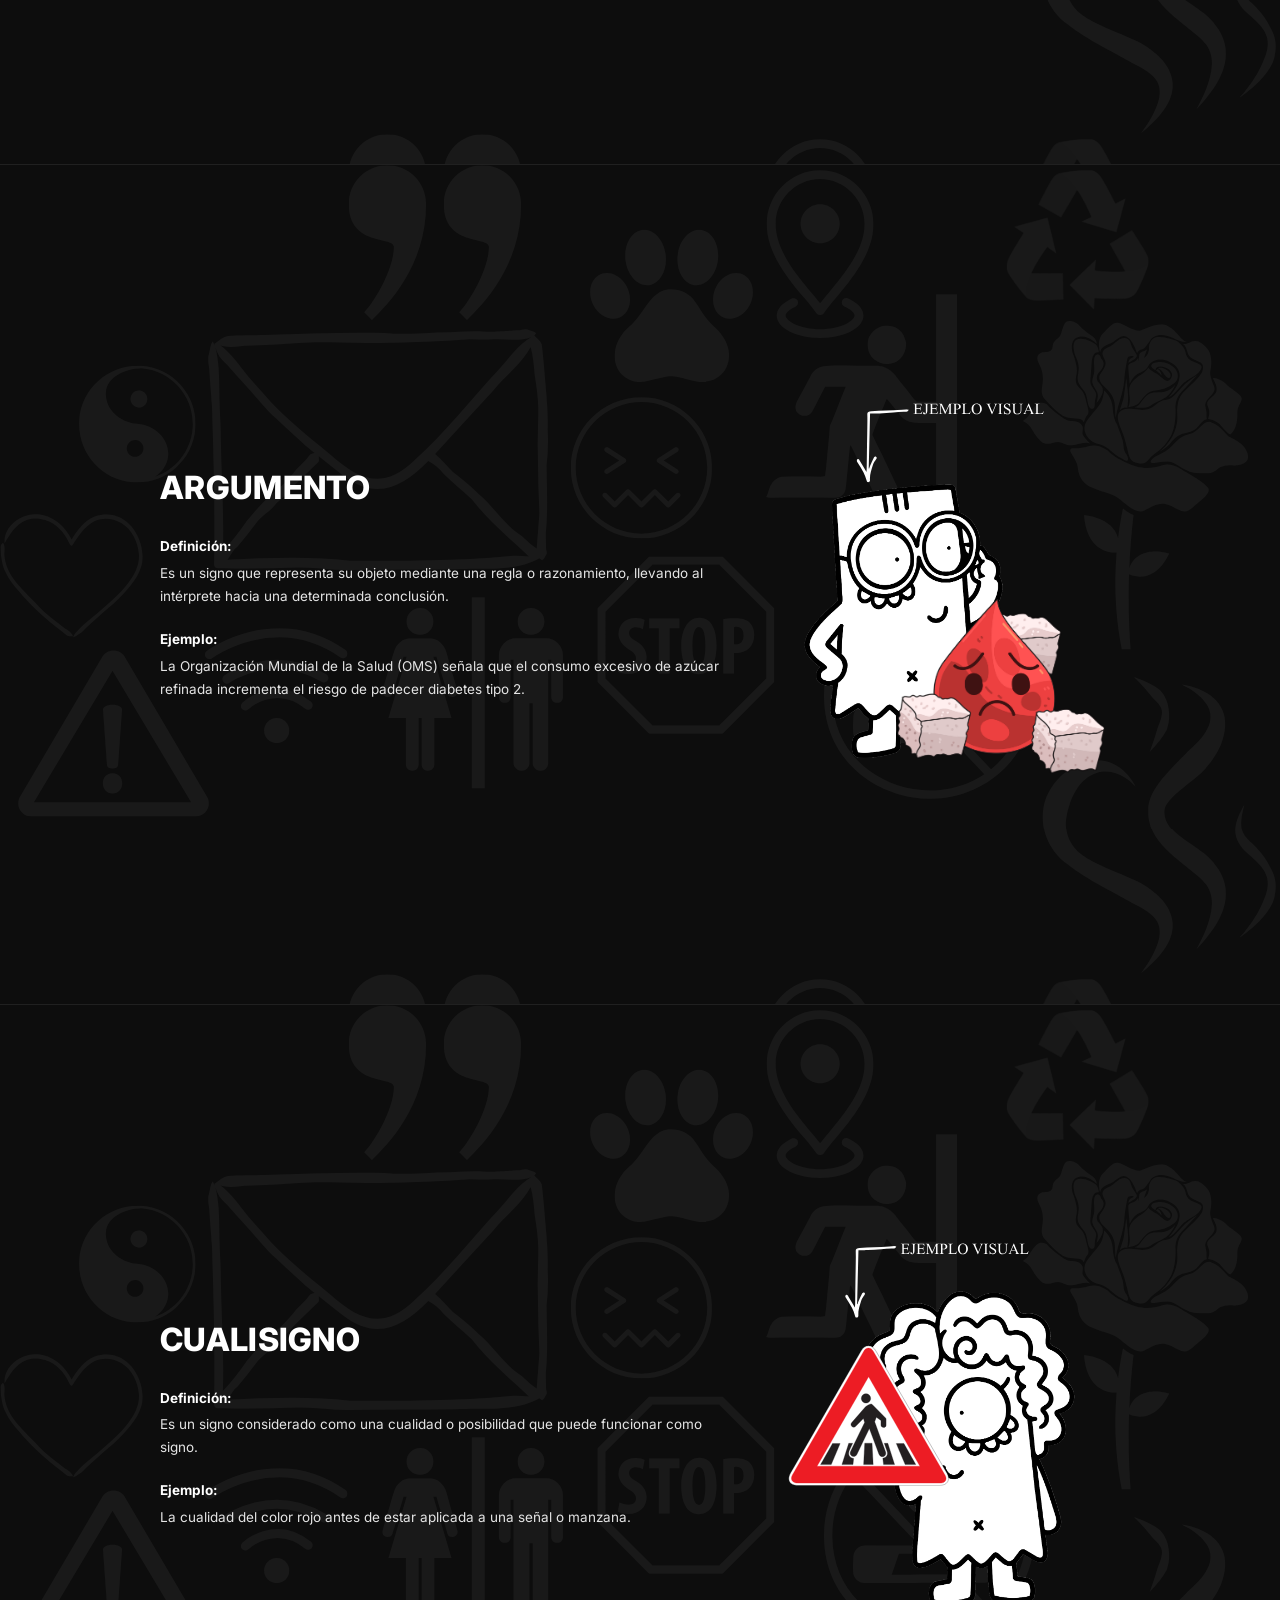
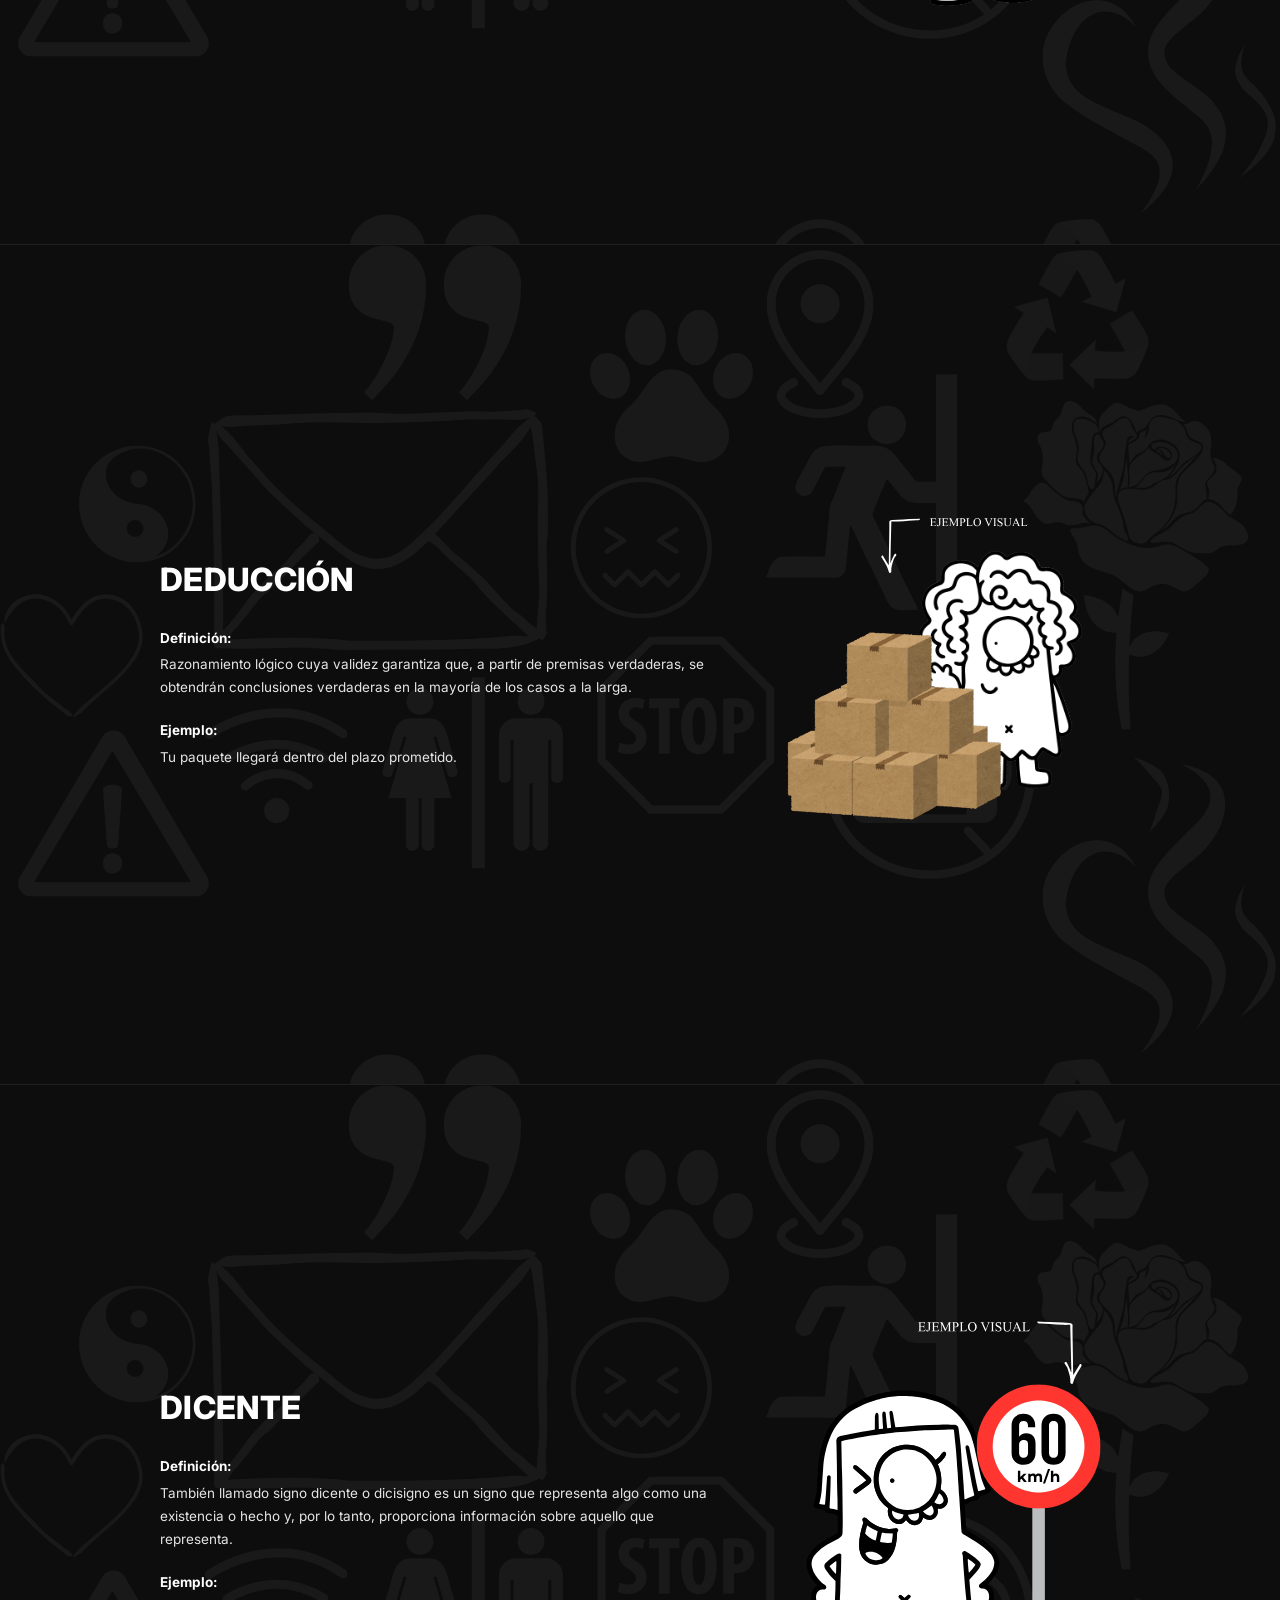
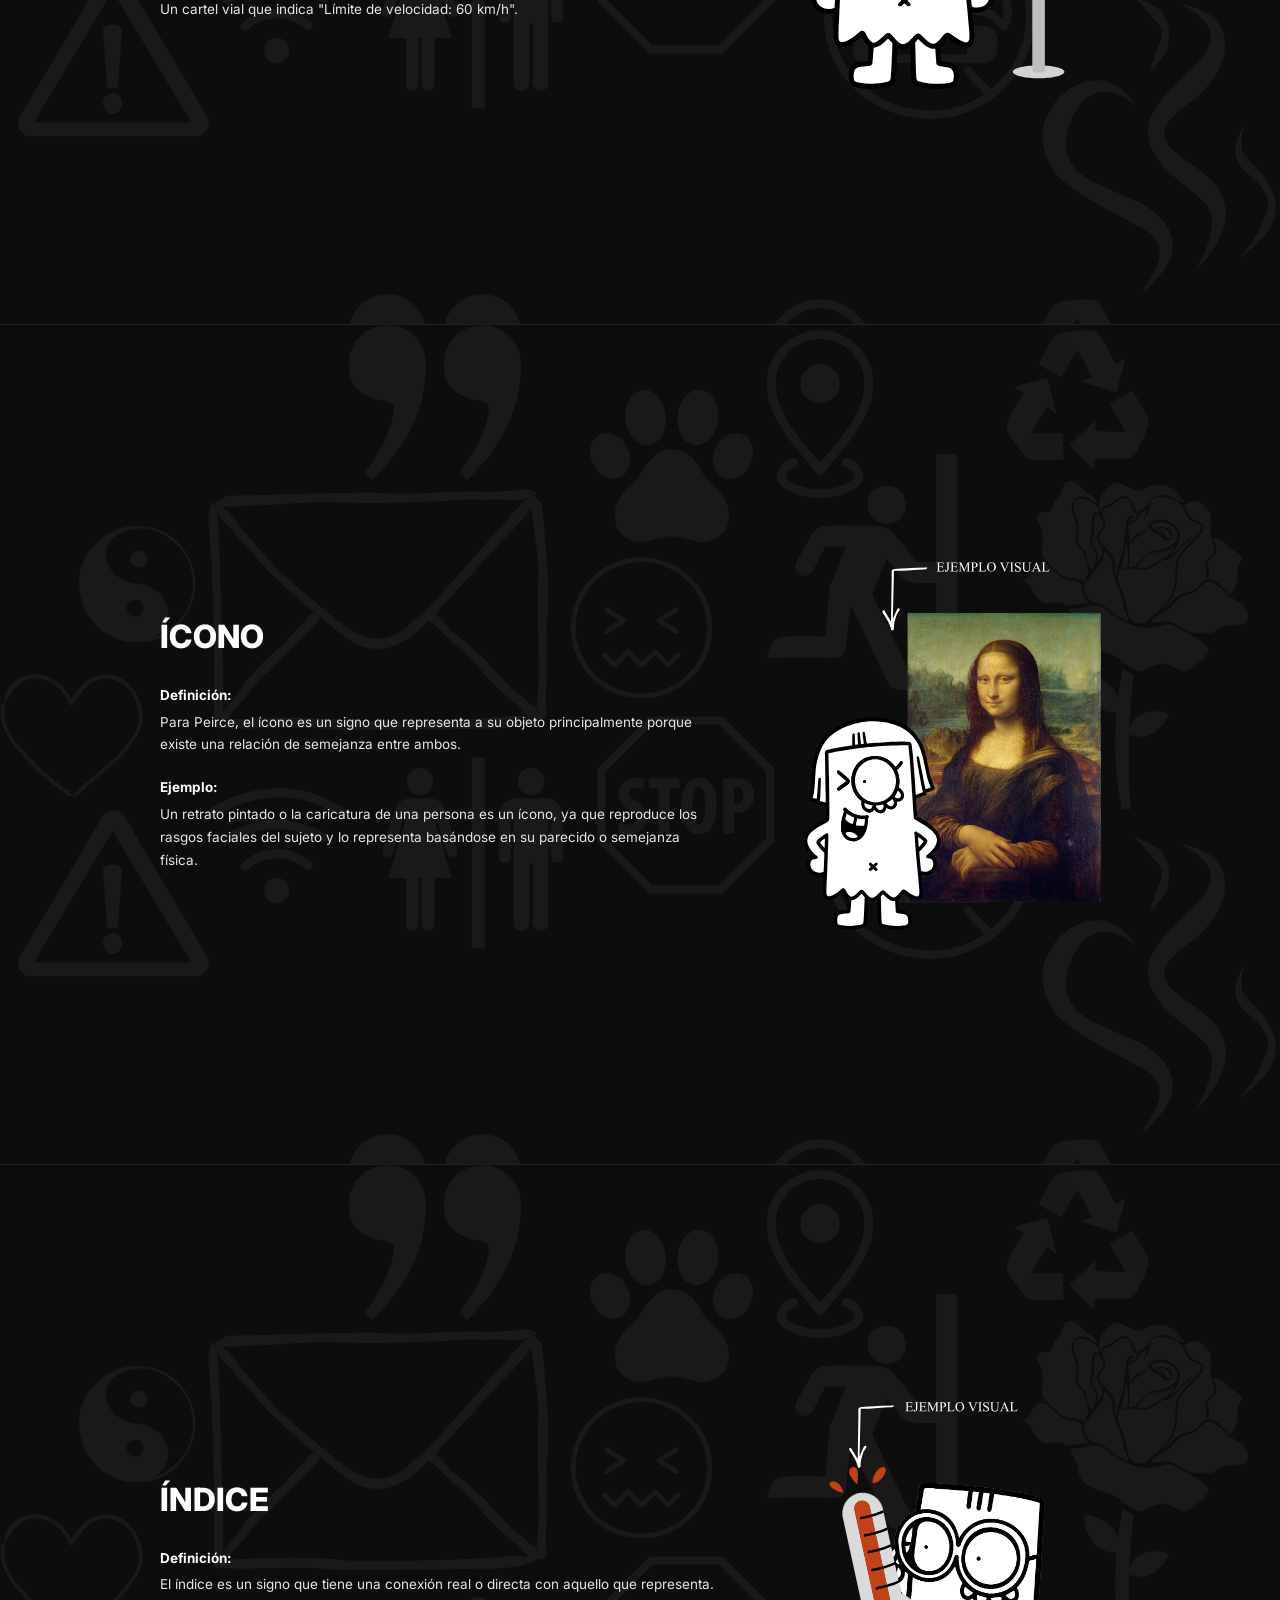
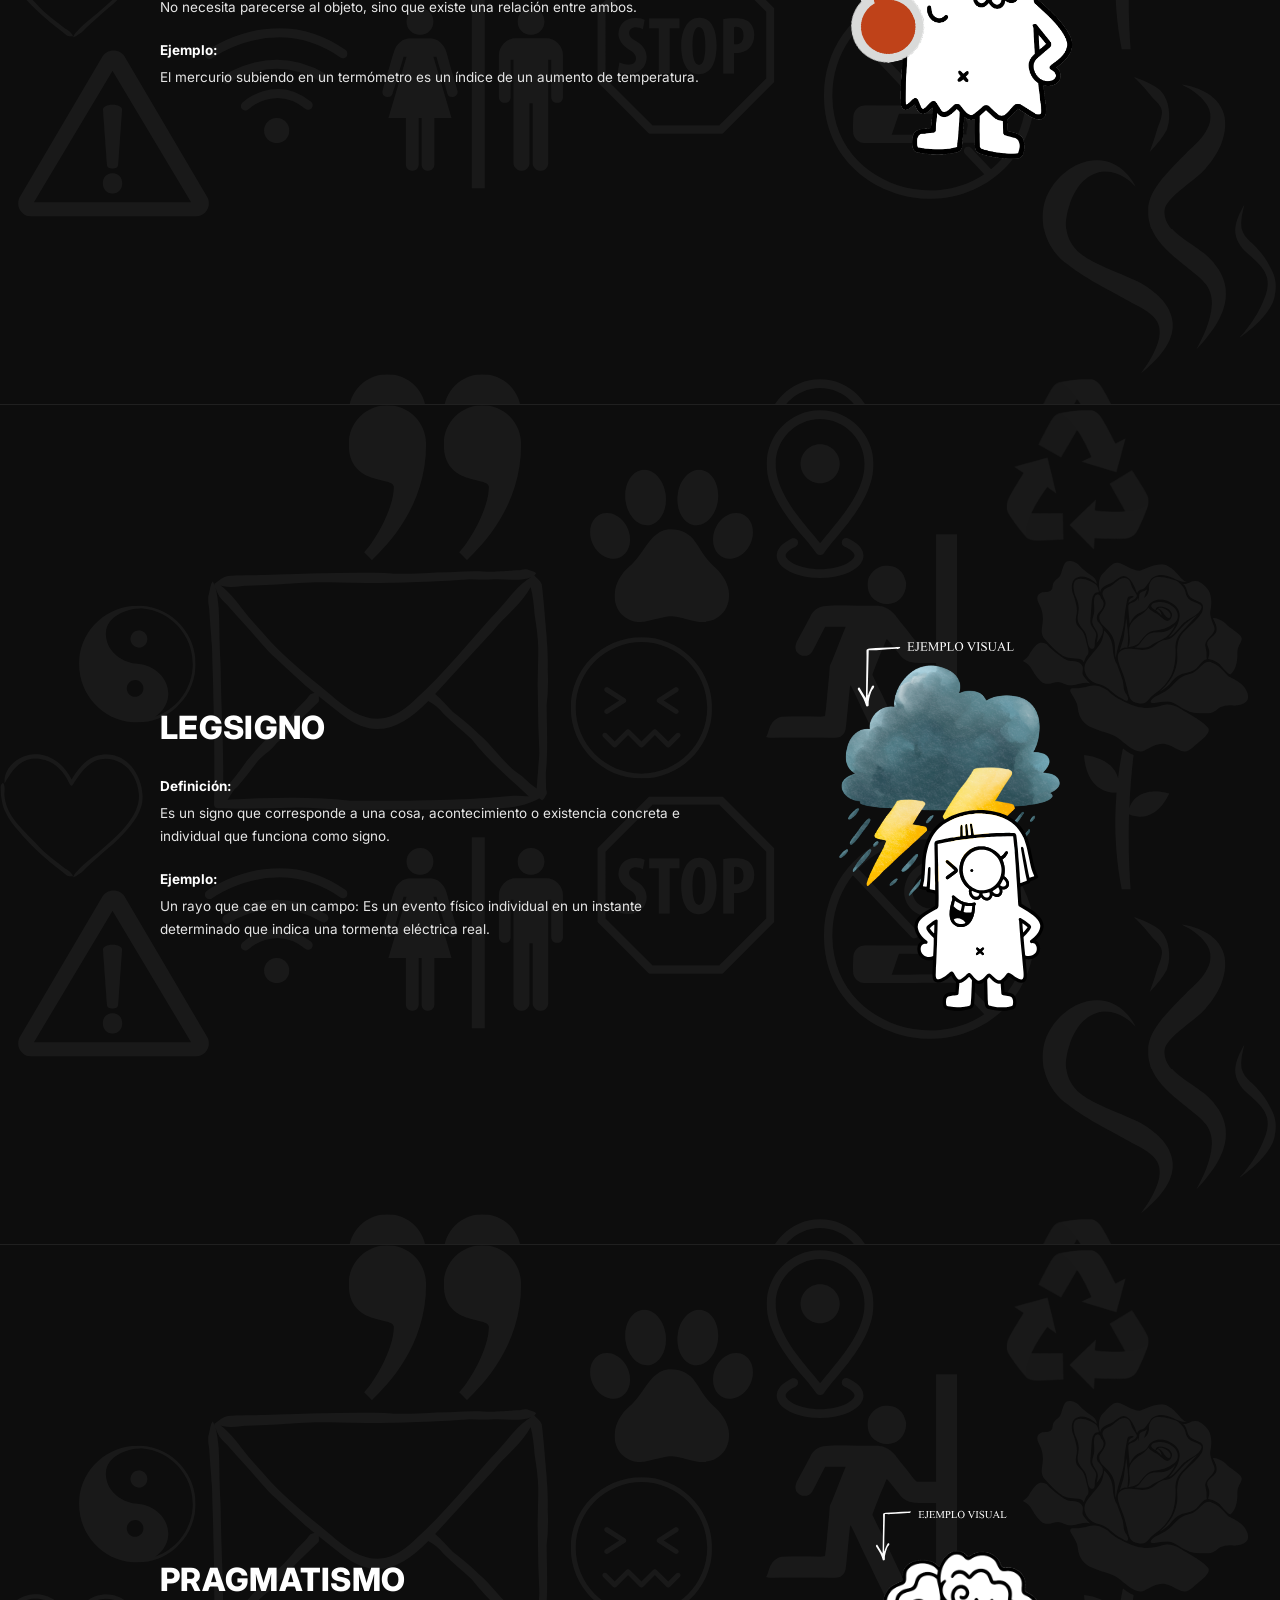
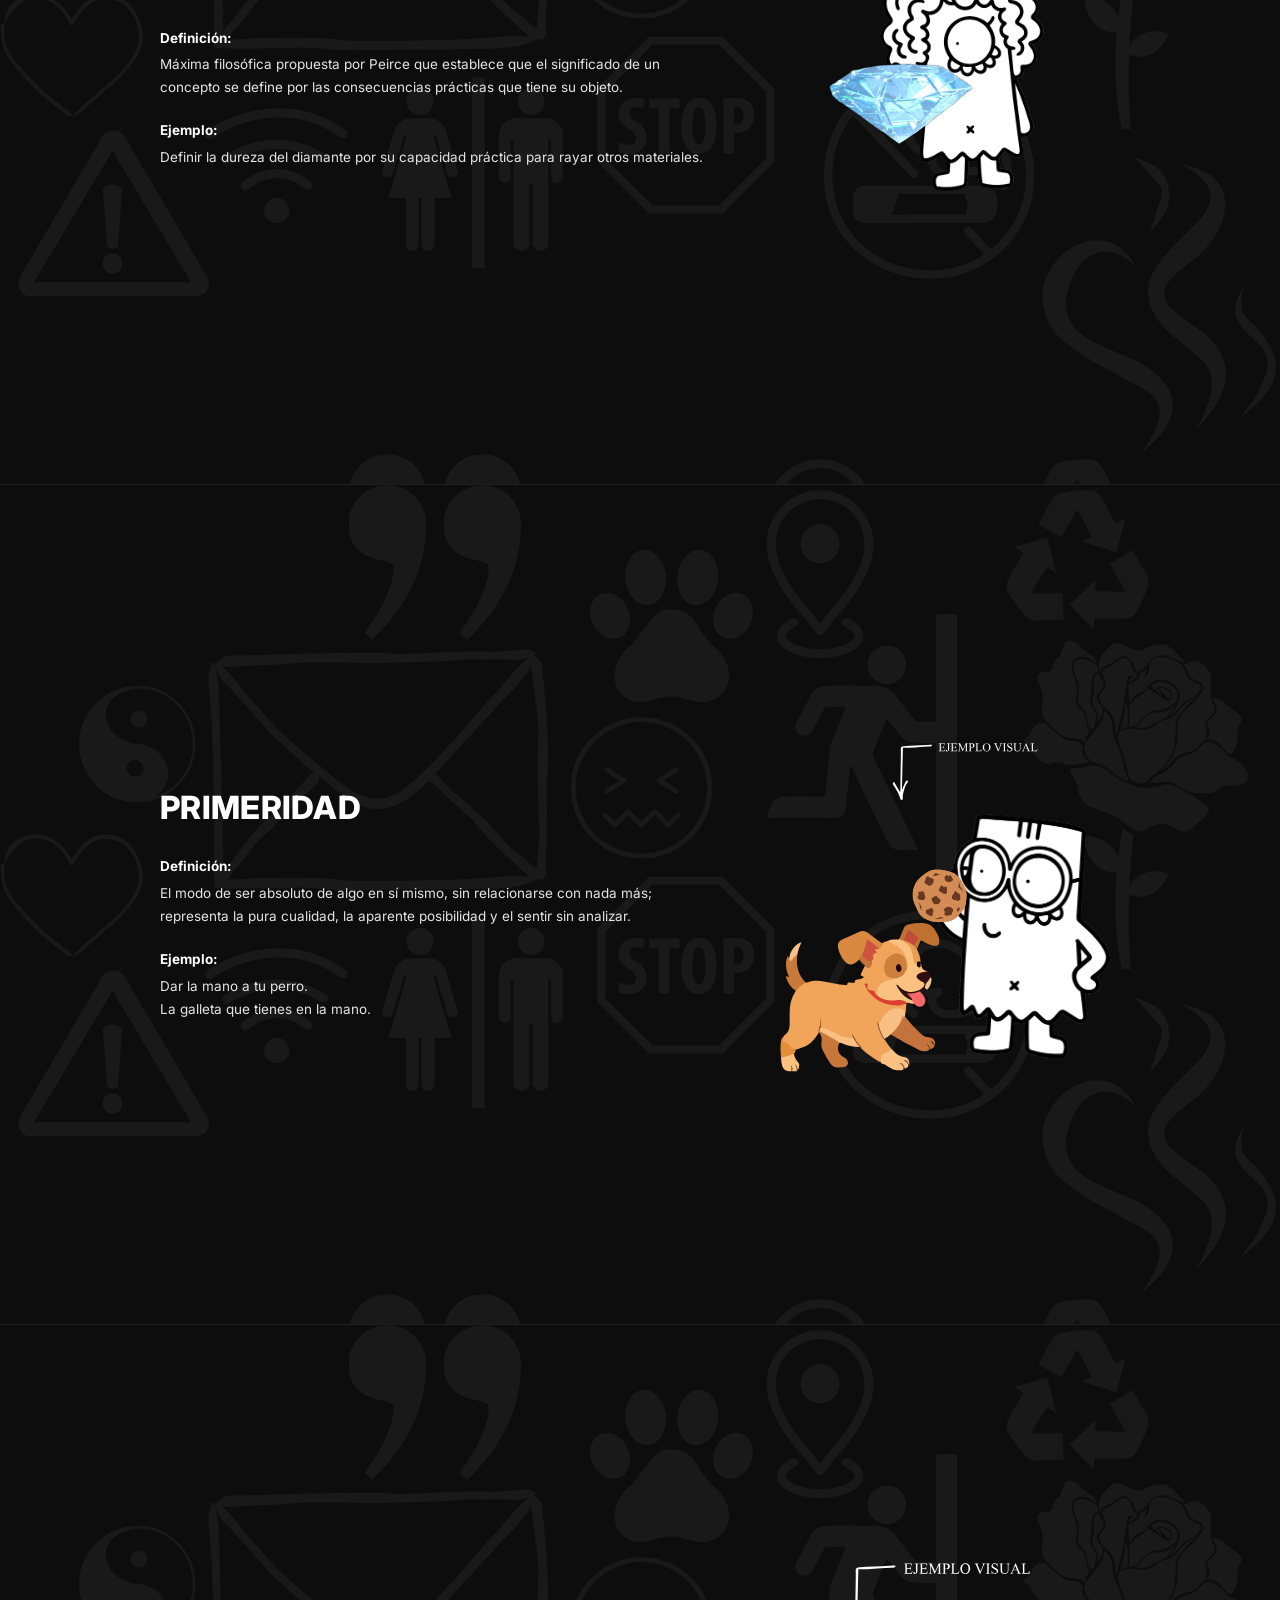
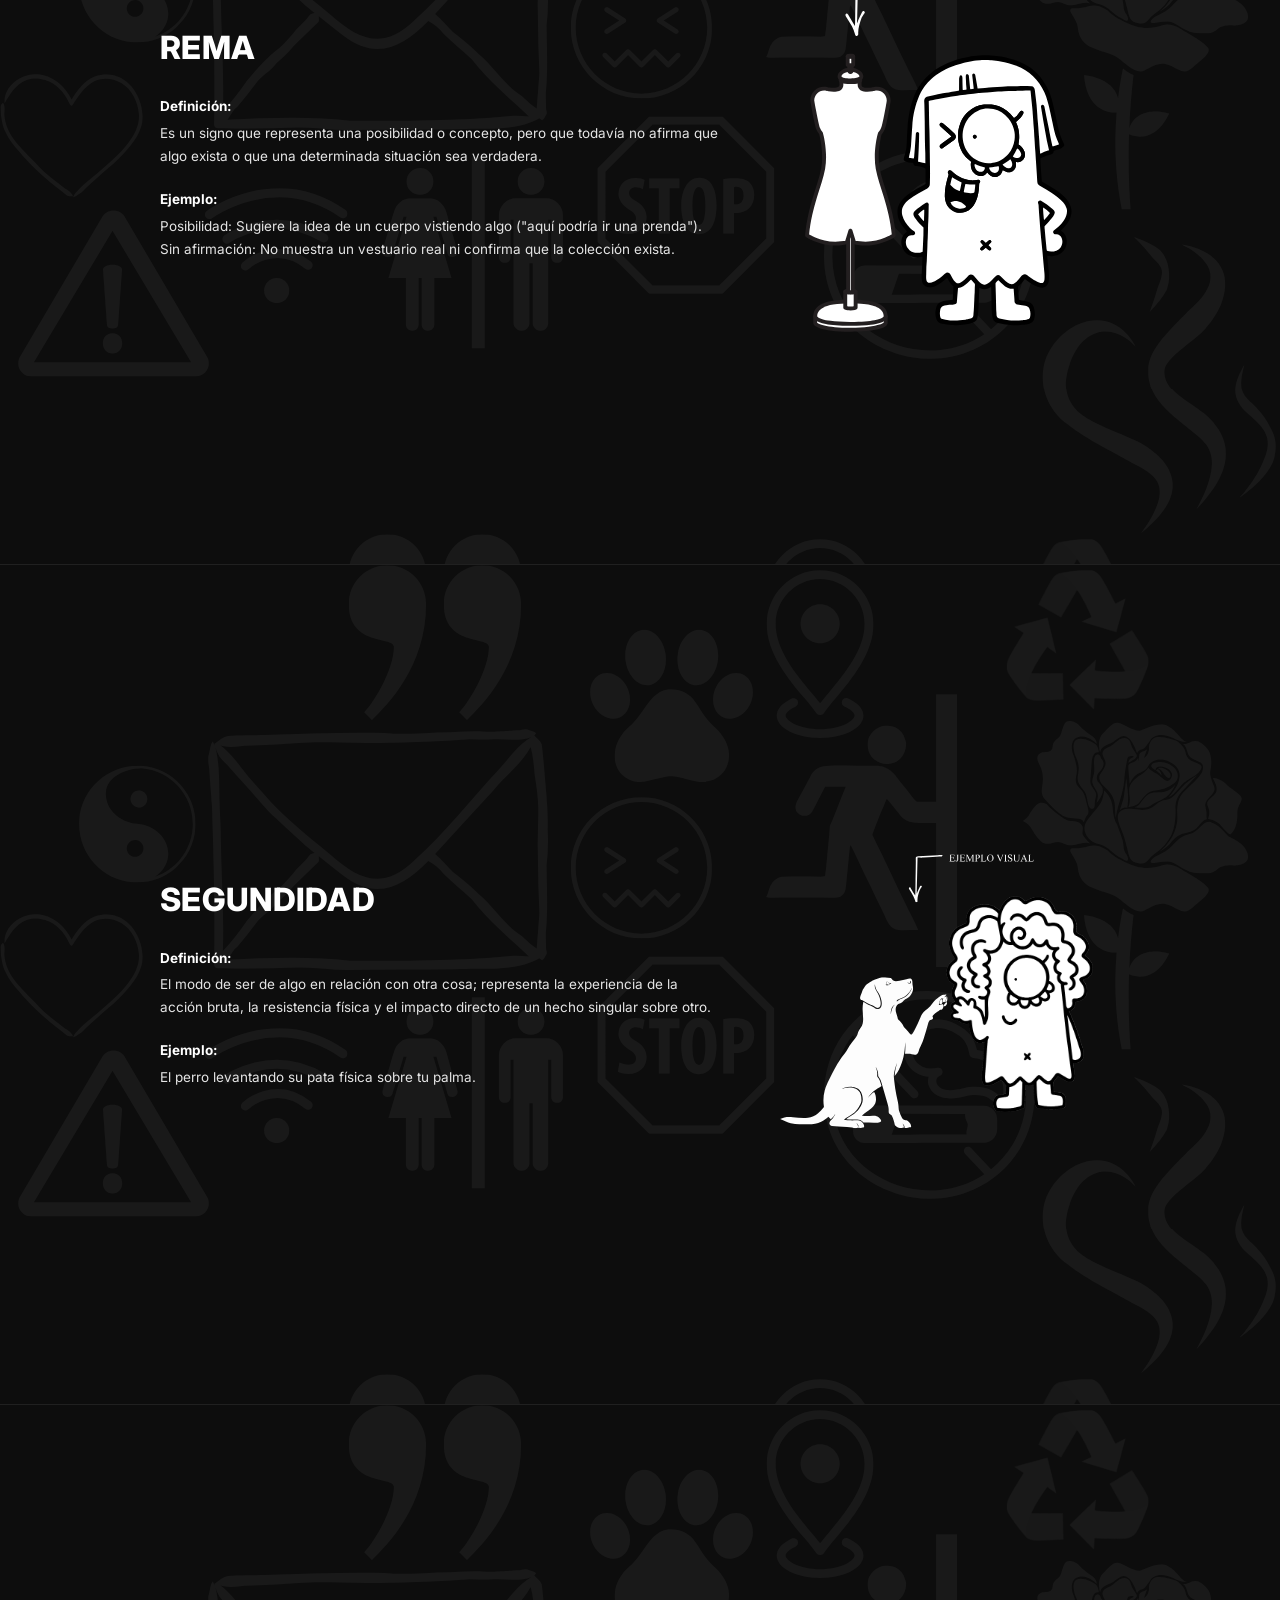
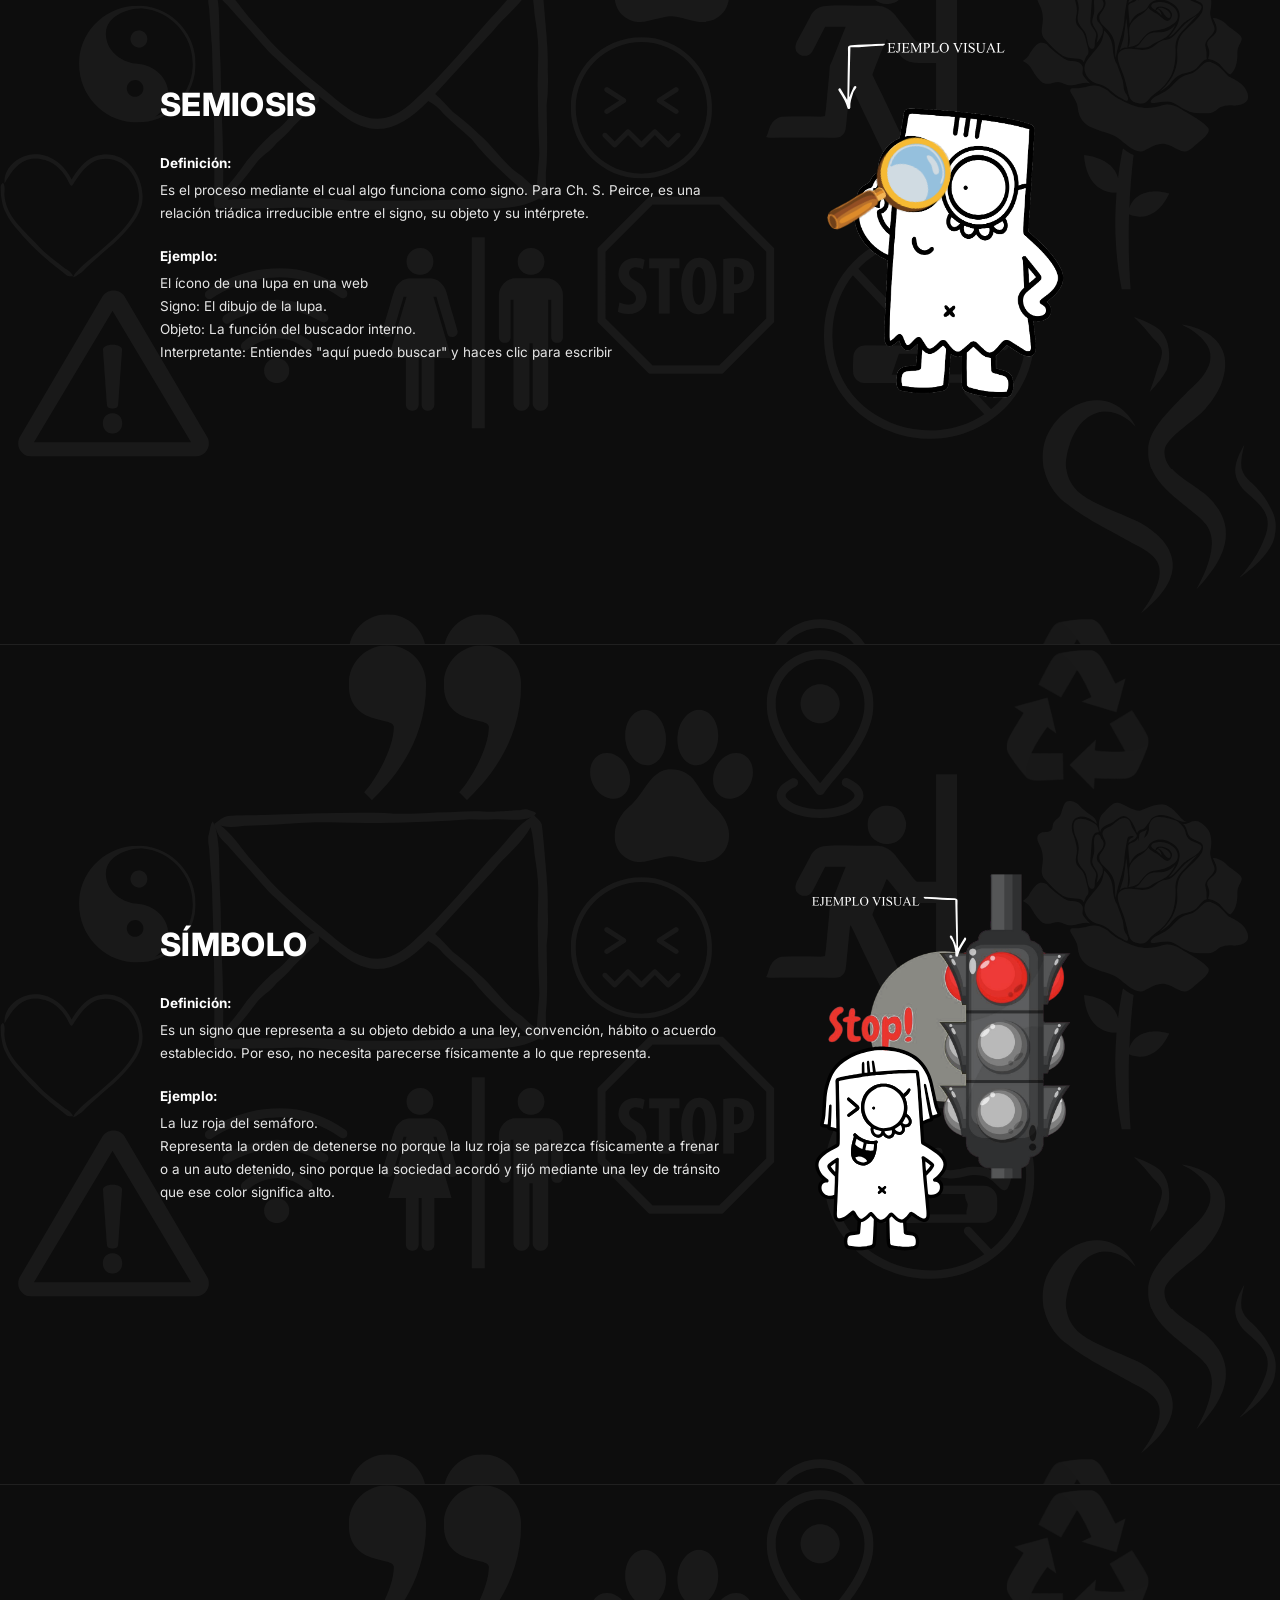
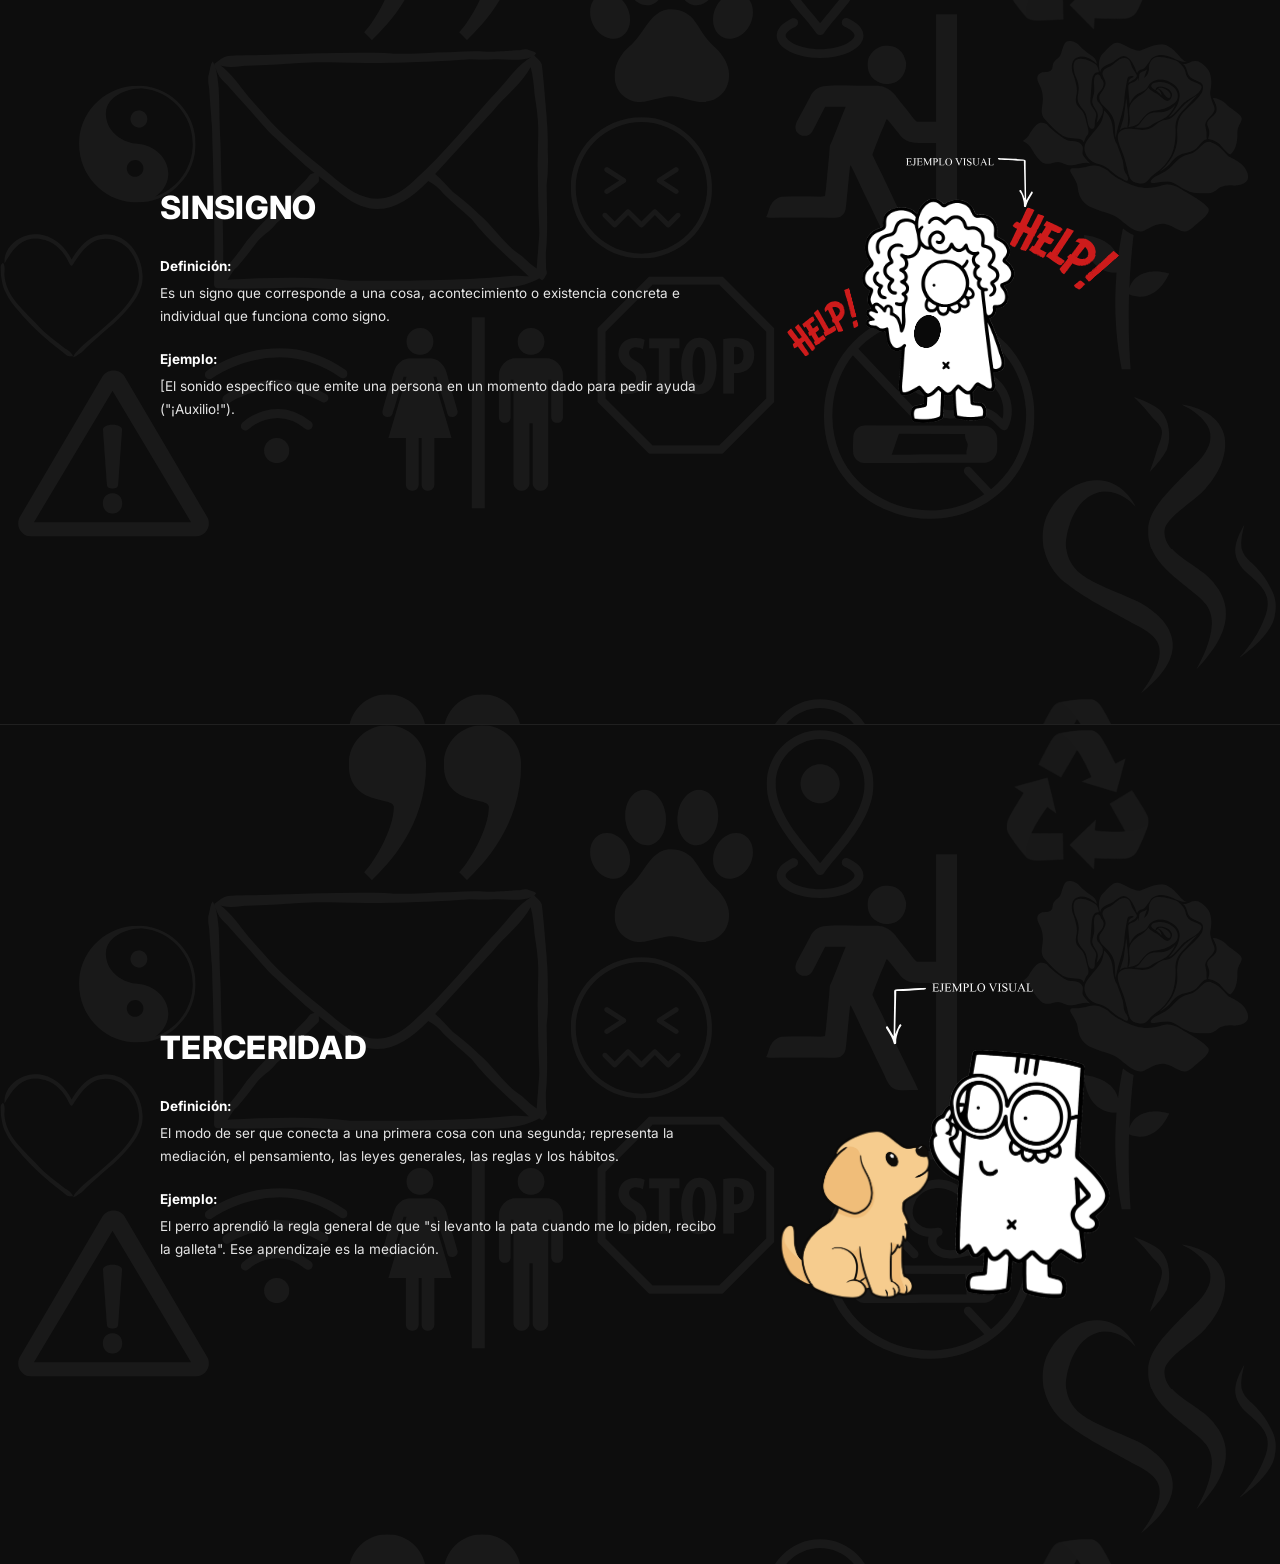
<file: charles-sanders-peirce.html>
<!DOCTYPE html>
<html lang="es">
<head>
<meta charset="UTF-8">
<title>Charles Sanders Peirce - SIGNIA</title>
<meta name="viewport" content="width=device-width, initial-scale=1.0">
<link rel="preconnect" href="https://fonts.googleapis.com">
<link rel="preconnect" href="https://fonts.gstatic.com" crossorigin>
<link href="https://fonts.googleapis.com/css2?family=Playfair+Display:wght@500;600&family=Inter:wght@400;500;600;800&display=swap" rel="stylesheet">
<link rel="stylesheet" href="style.css">
</head>
<body>

<header class="nav">
  <div class="brandmark">
    <img src="Logo.svg" alt="Logo">
  </div>

  <button class="menu-toggle" id="menuToggle" aria-label="Abrir menú" aria-expanded="false">
    <span></span><span></span><span></span>
  </button>

  <nav class="links" id="navLinks">
    <a href="index.html">Inicio</a>
    <a href="acerca.html">Acerca</a>

    <div class="dropdown">
      <a href="contenido.html" class="dropdown-toggle" aria-expanded="false">
        Contenido
        <svg class="dropdown-arrow" width="10" height="6" viewBox="0 0 10 6" fill="none" xmlns="http://www.w3.org/2000/svg">
          <path d="M1 1l4 4 4-4" stroke="currentColor" stroke-width="1.5" stroke-linecap="round" stroke-linejoin="round"/>
        </svg>
      </a>
      <div class="dropdown-menu">

        <a href="conceptos-semioticos.html" class="dropdown-link">Conceptos semióticos</a>

        <div class="dropdown-sub">
          <span class="dropdown-subtitle">Filósofos de la semiótica</span>
          <a href="charles-sanders-peirce.html">Charles Sanders Peirce</a>
          <a href="ferdinand-de-saussure.html">Ferdinand de Saussure</a>
          <a href="roland-barthes.html">Roland Barthes</a>
          <a href="umberto-eco.html">Umberto Eco</a>
                    <a href="conceptos-de-publicidad.html">Conceptos de publicidad</a>
        </div>

       <div class="dropdown-sub">
  <span class="dropdown-subtitle">Arquetipos</span>
  <a href="arquetipos.html#el-amante">El Amante</a>
  <a href="arquetipos.html#el-amigo">El Amigo</a>
  <a href="arquetipos.html#el-bufon">El Bufón</a>
  <a href="arquetipos.html#el-creador">El Creador</a>
  <a href="arquetipos.html#el-cuidador">El Cuidador</a>
  <a href="arquetipos.html#el-explorador">El Explorador</a>
  <a href="arquetipos.html#el-gobernante">El Gobernante</a>
  <a href="arquetipos.html#el-heroe">El Héroe</a>
  <a href="arquetipos.html#el-inocente">El Inocente</a>
  <a href="arquetipos.html#el-mago">El Mago</a>
  <a href="arquetipos.html#el-rebelde">El Rebelde</a>
  <a href="arquetipos.html#el-sabio">El Sabio</a>
</div>

      </div>
    </div>

    <a href="universo.html">Universo de Signia</a>
    <a href="marcas.html">10 Marcas</a>
    <a href="otros.html">Otros</a>
  </nav>

  <div class="nav-spacer"></div>
</header>

<!-- ===================== ÍNDICE ===================== -->
<section class="contenido-section" id="indice">

  <div class="contenido-left">
    <h1 class="contenido-title">Tipos de signos según Charles Sanders Peirce</h1>

    <div class="glossary-columns">

      <div class="glossary-group">
        <span class="letter">A</span>
        <ul>
          <li><a href="#abduccion">Abducción</a></li>
          <li><a href="#argumento">Argumento</a></li>
        </ul>
      </div>

      <div class="glossary-group">
        <span class="letter">C</span>
        <ul>
          <li><a href="#cualisigno">Cualisigno</a></li>
        </ul>
      </div>

      <div class="glossary-group">
        <span class="letter">D</span>
        <ul>
          <li><a href="#deduccion">Deducción</a></li>
          <li><a href="#dicente">Dicente</a></li>
        </ul>
      </div>

      <div class="glossary-group">
        <span class="letter">I</span>
        <ul>
          <li><a href="#icono-peirce">Ícono</a></li>
          <li><a href="#indice-peirce">Índice</a></li>
        </ul>
      </div>

      <div class="glossary-group">
        <span class="letter">L</span>
        <ul>
          <li><a href="#legsigno">Legsigno</a></li>
        </ul>
      </div>

      <div class="glossary-group">
        <span class="letter">P</span>
        <ul>
          <li><a href="#pragmatismo">Pragmatismo</a></li>
          <li><a href="#primeridad">Primeridad</a></li>
        </ul>
      </div>

      <div class="glossary-group">
        <span class="letter">R</span>
        <ul>
          <li><a href="#rema">Rema</a></li>
        </ul>
      </div>

      <div class="glossary-group">
        <span class="letter">S</span>
        <ul>
          <li><a href="#segundidad">Segundidad</a></li>
          <li><a href="#semiosis-peirce">Semiosis</a></li>
          <li><a href="#simbolo-peirce">Símbolo</a></li>
          <li><a href="#sinsigno">Sinsigno</a></li>
        </ul>
      </div>

      <div class="glossary-group">
        <span class="letter">T</span>
        <ul>
          <li><a href="#terceridad">Terceridad</a></li>
        </ul>
      </div>

    </div>
  </div>

  <div class="contenido-mascots">
    <img src="Sanders.svg" alt="Charles Sanders Peirce con los personajes de Signia">
  </div>

</section>

<!-- ===================== ABDUCCIÓN ===================== -->
<section class="term-section" id="abduccion">
  <div class="term-text">
    <h1 class="term-title">Abducción</h1>
    <p><strong>Definición:</strong>Razonamiento hipotético para formular una predicción general sin certeza de éxito, usado como la única vía racional para planear la conducta futura.</p>
    <p><strong>Ejemplo:</strong>Te despiertas por la mañana, sales al patio o miras por la ventana y ves que el suelo, las plantas y los coches están completamente mojados.</p>
  </div>
  <div class="term-visual">
    <img src="abduciion.svg" alt="Ejemplo visual: Abducción">
  </div>
</section>

<!-- ===================== ARGUMENTO ===================== -->
<section class="term-section" id="argumento">
  <div class="term-text">
    <h1 class="term-title">Argumento</h1>
    <p><strong>Definición:</strong>Es un signo que representa su objeto mediante una regla o razonamiento, llevando al intérprete hacia una determinada conclusión.</p>
    <p><strong>Ejemplo:</strong>La Organización Mundial de la Salud (OMS) señala que el consumo excesivo de azúcar refinada incrementa el riesgo de padecer diabetes tipo 2.</p>
  </div>
  <div class="term-visual">
    <img src="argumento.svg" alt="Ejemplo visual: Argumento">
  </div>
</section>

<!-- ===================== CUALISIGNO ===================== -->
<section class="term-section" id="cualisigno">
  <div class="term-text">
    <h1 class="term-title">Cualisigno</h1>
    <p><strong>Definición:</strong>Es un signo considerado como una cualidad o posibilidad que puede funcionar como signo.</p>
    <p><strong>Ejemplo:</strong>La cualidad del color rojo antes de estar aplicada a una señal o manzana.</p>
  </div>
  <div class="term-visual">
    <img src="Cualisignio.svg" alt="Ejemplo visual: Cualisigno">
  </div>
</section>

<!-- ===================== DEDUCCIÓN ===================== -->
<section class="term-section" id="deduccion">
  <div class="term-text">
    <h1 class="term-title">Deducción</h1>
    <p><strong>Definición:</strong>Razonamiento lógico cuya validez garantiza que, a partir de premisas verdaderas, se obtendrán conclusiones verdaderas en la mayoría de los casos a la larga.</p>
    <p><strong>Ejemplo:</strong>Tu paquete llegará dentro del plazo prometido.</p>
  </div>
  <div class="term-visual">
    <img src="deduccion.svg" alt="Ejemplo visual: Deducción">
  </div>
</section>

<!-- ===================== DICENTE ===================== -->
<section class="term-section" id="dicente">
  <div class="term-text">
    <h1 class="term-title">Dicente</h1>
    <p><strong>Definición:</strong>También llamado signo dicente o dicisigno es un signo que representa algo como una existencia o hecho y, por lo tanto, proporciona información sobre aquello que representa.</p>
    <p><strong>Ejemplo:</strong>Un cartel vial que indica "Límite de velocidad: 60 km/h".</p>
  </div>
  <div class="term-visual">
    <img src="dicente.svg" alt="Ejemplo visual: Dicente">
  </div>
</section>

<!-- ===================== ÍCONO (Peirce) ===================== -->
<section class="term-section" id="icono-peirce">
  <div class="term-text">
    <h1 class="term-title">Ícono</h1>
    <p><strong>Definición:</strong>Para Peirce, el ícono es un signo que representa a su objeto principalmente porque existe una relación de semejanza entre ambos.</p>
    <p><strong>Ejemplo:</strong>Un retrato pintado o la caricatura de una persona es un ícono, ya que reproduce los rasgos faciales del sujeto y lo representa basándose en su parecido o semejanza física.</p>
  </div>
  <div class="term-visual">
    <img src="icono1.svg" alt="Ejemplo visual: Ícono">
  </div>
</section>

<!-- ===================== ÍNDICE (Peirce) ===================== -->
<section class="term-section" id="indice-peirce">
  <div class="term-text">
    <h1 class="term-title">Índice</h1>
    <p><strong>Definición:</strong>El índice es un signo que tiene una conexión real o directa con aquello que representa. No necesita parecerse al objeto, sino que existe una relación entre ambos.</p>
    <p><strong>Ejemplo:</strong>El mercurio subiendo en un termómetro es un índice de un aumento de temperatura.</p>
  </div>
  <div class="term-visual">
    <img src="indice1.svg" alt="Ejemplo visual: Índice">
  </div>
</section>

<!-- ===================== LEGSIGNO ===================== -->
<section class="term-section" id="legsigno">
  <div class="term-text">
    <h1 class="term-title">Legsigno</h1>
    <p><strong>Definición:</strong>Es un signo que corresponde a una cosa, acontecimiento o existencia concreta e individual que funciona como signo.</p>
    <p><strong>Ejemplo:</strong> Un rayo que cae en un campo: Es un evento físico individual en un instante determinado que indica una tormenta eléctrica real.</p>
  </div>
  <div class="term-visual">
    <img src="legsinio.svg" alt="Ejemplo visual: Legsigno">
  </div>
</section>

<!-- ===================== PRAGMATISMO ===================== -->
<section class="term-section" id="pragmatismo">
  <div class="term-text">
    <h1 class="term-title">Pragmatismo</h1>
    <p><strong>Definición:</strong>Máxima filosófica propuesta por Peirce que establece que el significado de un concepto se define por las consecuencias prácticas que tiene su objeto.
</p>
    <p><strong>Ejemplo:</strong>Definir la dureza del diamante por su capacidad práctica para rayar otros materiales.</p>
  </div>
  <div class="term-visual">
    <img src="pragmatismo1.svg" alt="Ejemplo visual: Pragmatismo">
  </div>
</section>

<!-- ===================== PRIMERIDAD ===================== -->
<section class="term-section" id="primeridad">
  <div class="term-text">
    <h1 class="term-title">Primeridad</h1>
    <p><strong>Definición:</strong>El modo de ser absoluto de algo en sí mismo, sin relacionarse con nada más; representa la pura cualidad, la aparente posibilidad y el sentir sin analizar.
</p>
    <p><strong>Ejemplo:</strong>Dar la mano a tu perro.
<br>La galleta que tienes en la mano.</p>
  </div>
  <div class="term-visual">
    <img src="primeridad1.svg" alt="Ejemplo visual: Primeridad">
  </div>
</section>

<!-- ===================== REMA ===================== -->
<section class="term-section" id="rema">
  <div class="term-text">
    <h1 class="term-title">Rema</h1>
    <p><strong>Definición:</strong>Es un signo que representa una posibilidad o concepto, pero que todavía no afirma que algo exista o que una determinada situación sea verdadera.
</p>
    <p><strong>Ejemplo:</strong>Posibilidad: Sugiere la idea de un cuerpo vistiendo algo ("aquí podría ir una prenda").
<br>Sin afirmación: No muestra un vestuario real ni confirma que la colección exista.</p>
  </div>
  <div class="term-visual">
    <img src="rema1.svg" alt="Ejemplo visual: Rema">
  </div>
</section>

<!-- ===================== SEGUNDIDAD ===================== -->
<section class="term-section" id="segundidad">
  <div class="term-text">
    <h1 class="term-title">Segundidad</h1>
    <p><strong>Definición:</strong>El modo de ser de algo en relación con otra cosa; representa la experiencia de la acción bruta, la resistencia física y el impacto directo de un hecho singular sobre otro.
</p>
    <p><strong>Ejemplo:</strong>El perro levantando su pata física sobre tu palma.</p>
  </div>
  <div class="term-visual">
    <img src="segundidad1.svg" alt="Ejemplo visual: Segundidad">
  </div>
</section>

<!-- ===================== SEMIOSIS (Peirce) ===================== -->
<section class="term-section" id="semiosis-peirce">
  <div class="term-text">
    <h1 class="term-title">Semiosis</h1>
    <p><strong>Definición:</strong>Es el proceso mediante el cual algo funciona como signo. Para Ch. S. Peirce, es una relación triádica irreducible entre el signo, su objeto y su intérprete.
</p>
    <p><strong>Ejemplo:</strong>El ícono de una lupa en una web
<br>Signo: El dibujo de la lupa.
<br>Objeto: La función del buscador interno.
<br>Interpretante: Entiendes "aquí puedo buscar" y haces clic para escribir</p>
  </div>
  <div class="term-visual">
    <img src="semiosis1.svg" alt="Ejemplo visual: Semiosis">
  </div>
</section>

<!-- ===================== SÍMBOLO (Peirce) ===================== -->
<section class="term-section" id="simbolo-peirce">
  <div class="term-text">
    <h1 class="term-title">Símbolo</h1>
    <p><strong>Definición:</strong>Es un signo que representa a su objeto debido a una ley, convención, hábito o acuerdo establecido. Por eso, no necesita parecerse físicamente a lo que representa.
</p>
    <p><strong>Ejemplo:</strong>La luz roja del semáforo.
  <br>Representa la orden de detenerse no porque la luz roja se parezca físicamente a frenar o a un auto detenido, sino porque la sociedad acordó y fijó mediante una ley de tránsito que ese color significa alto.</p>
  </div>
  <div class="term-visual">
    <img src="simbolo1.svg" alt="Ejemplo visual: Símbolo">
  </div>
</section>

<!-- ===================== SINSIGNO ===================== -->
<section class="term-section" id="sinsigno">
  <div class="term-text">
    <h1 class="term-title">Sinsigno</h1>
    <p><strong>Definición:</strong>Es un signo que corresponde a una cosa, acontecimiento o existencia concreta e individual que funciona como signo.
</p>
    <p><strong>Ejemplo:</strong>[El sonido específico que emite una persona en un momento dado para pedir ayuda ("¡Auxilio!").</p>
  </div>
  <div class="term-visual">
    <img src="sigsino1.svg" alt="Ejemplo visual: Sinsigno">
  </div>
</section>

<!-- ===================== TERCERIDAD ===================== -->
<section class="term-section" id="terceridad">
  <div class="term-text">
    <h1 class="term-title">Terceridad</h1>
    <p><strong>Definición:</strong>El modo de ser que conecta a una primera cosa con una segunda; representa la mediación, el pensamiento, las leyes generales, las reglas y los hábitos.
</p>
    <p><strong>Ejemplo:</strong>El perro aprendió la regla general de que "si levanto la pata cuando me lo piden, recibo la galleta". Ese aprendizaje es la mediación.</p>
  </div>
  <div class="term-visual">
    <img src="terceridad1.svg" alt="Ejemplo visual: Terceridad">
  </div>
</section>

<script src="script.js"></script>
</body>
</html>
</file>
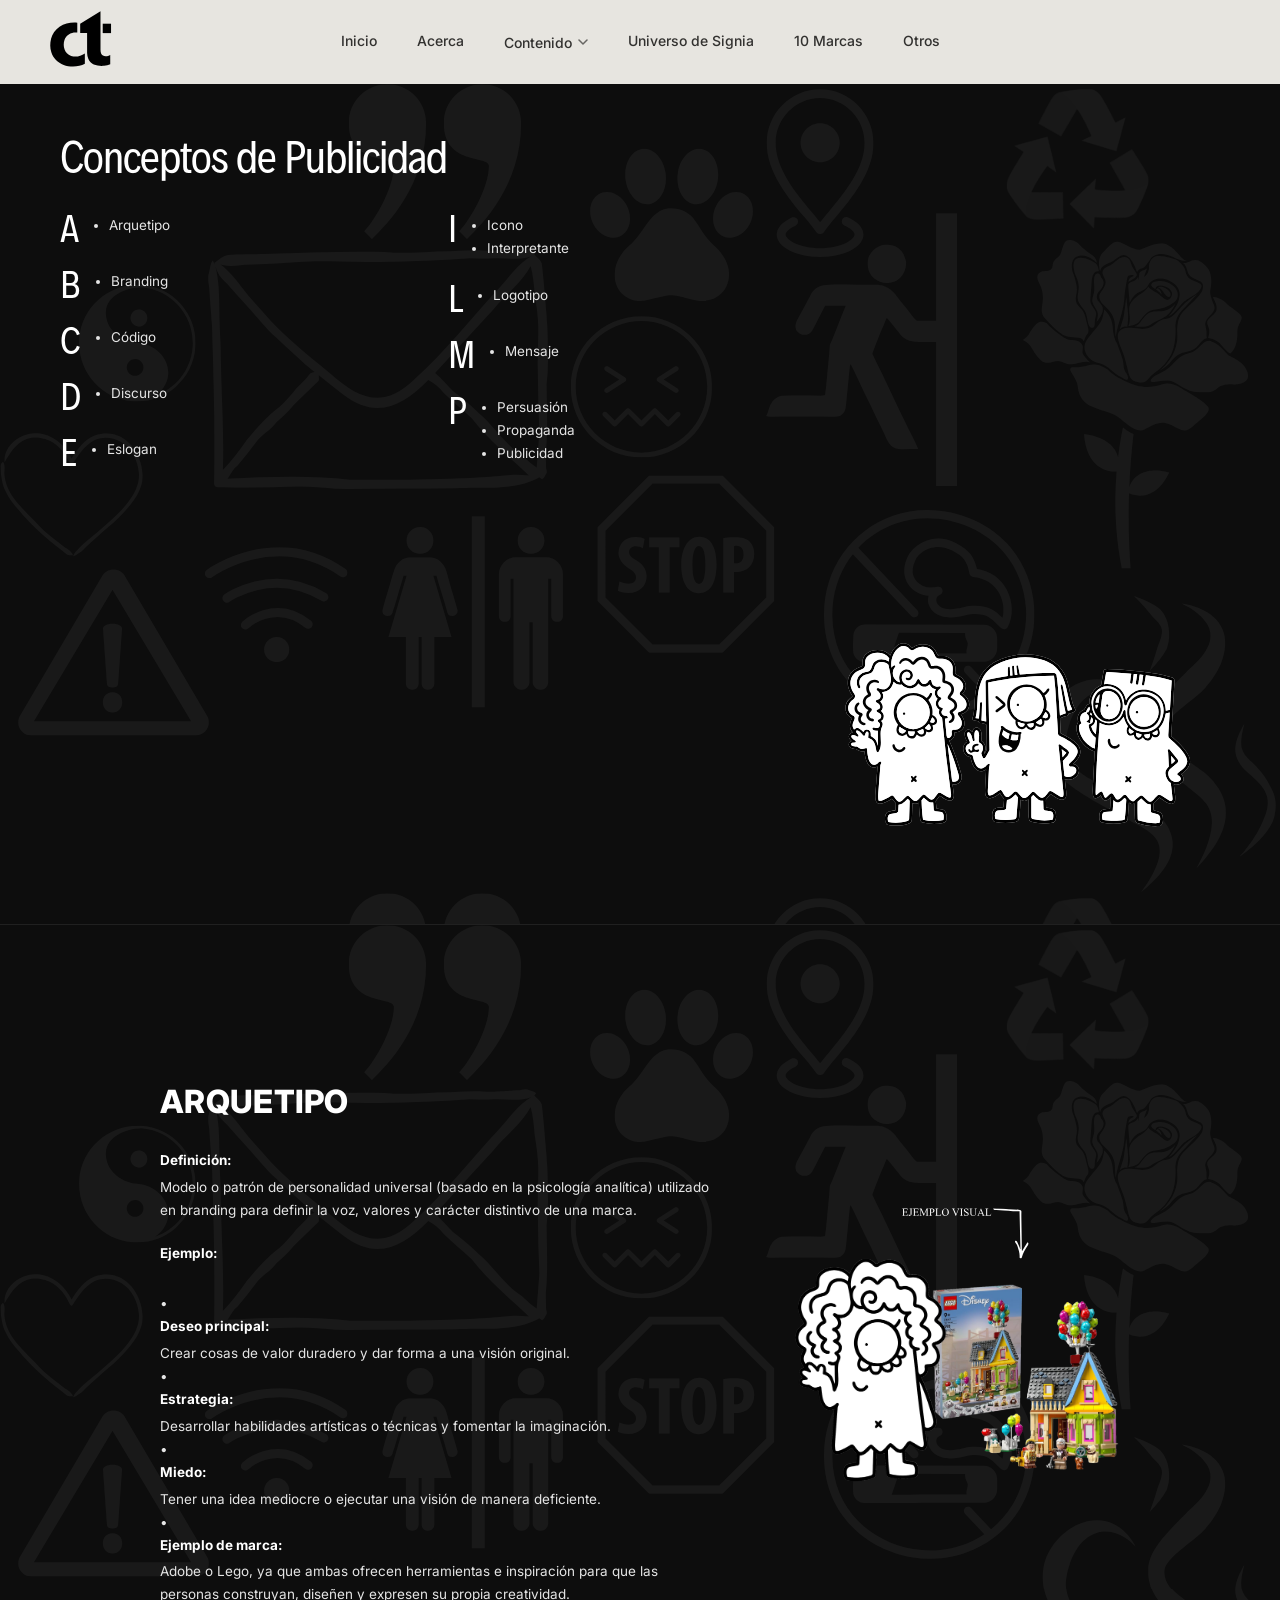
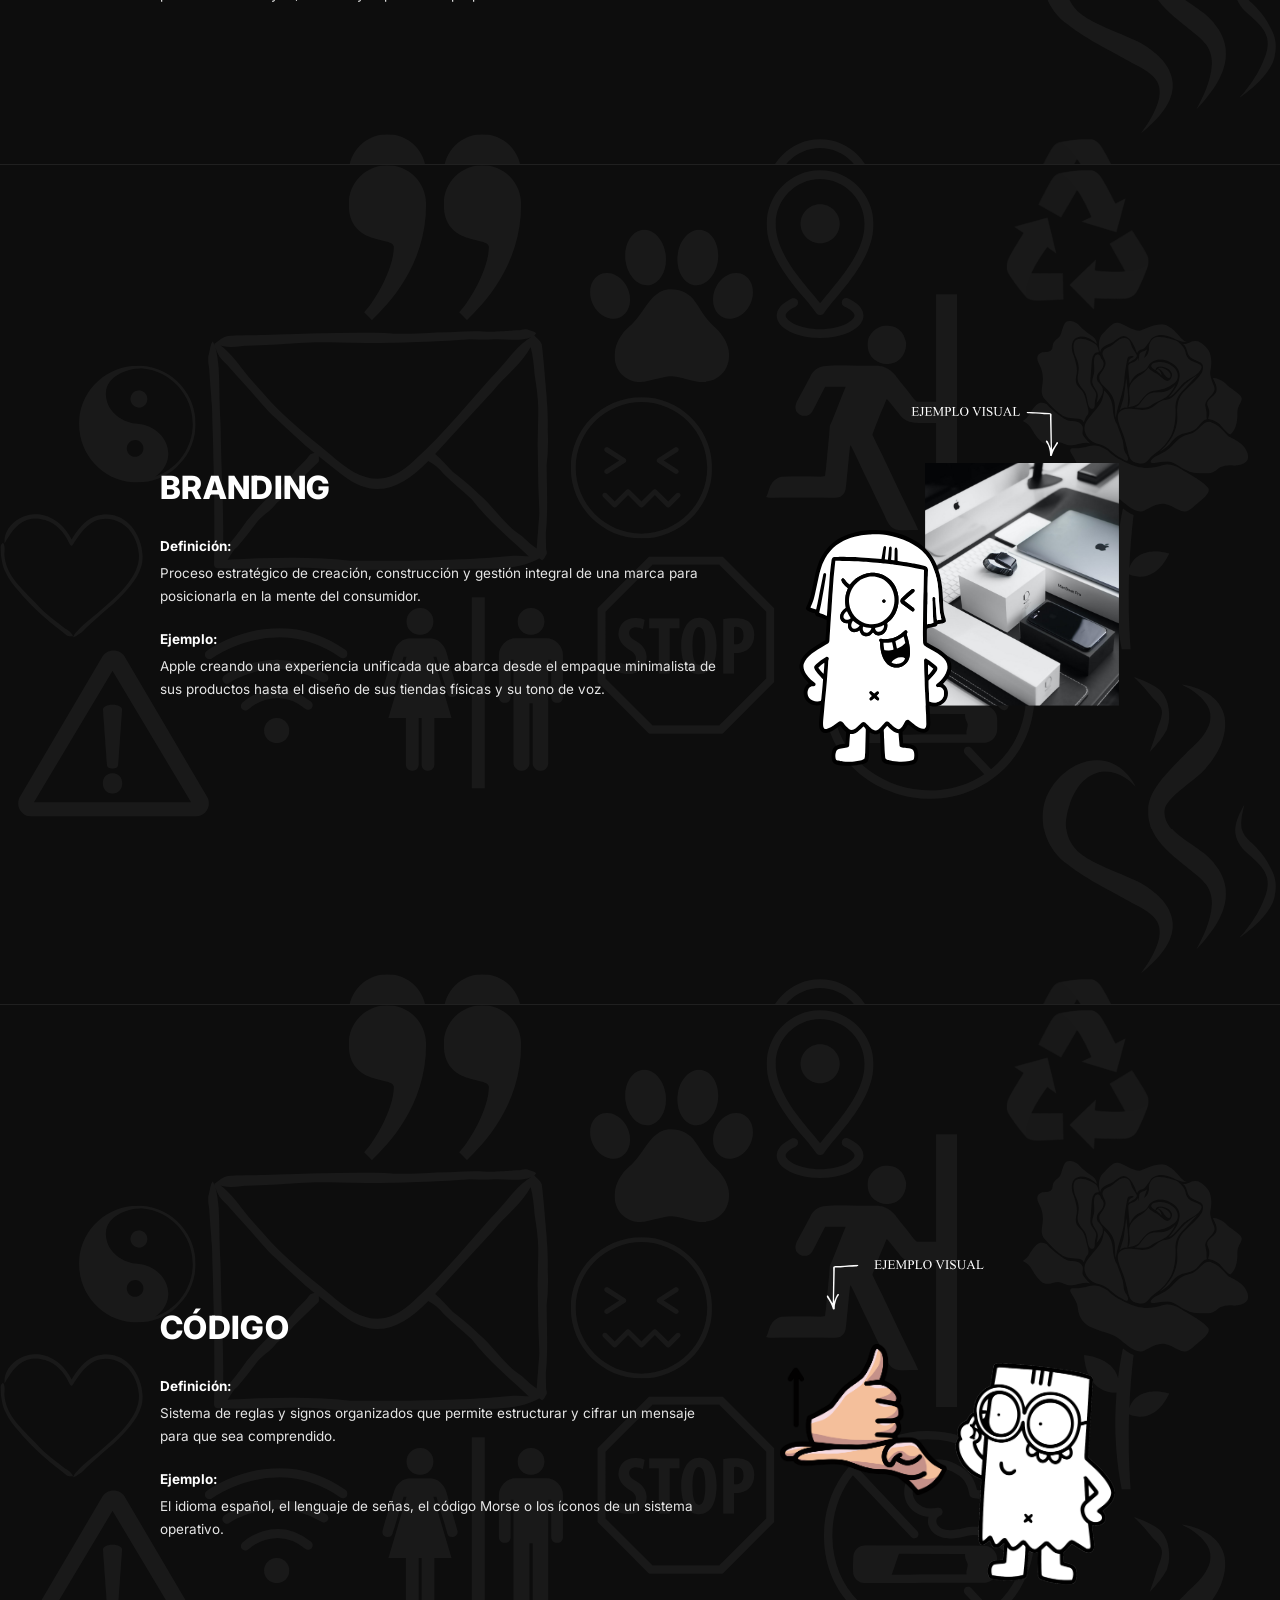
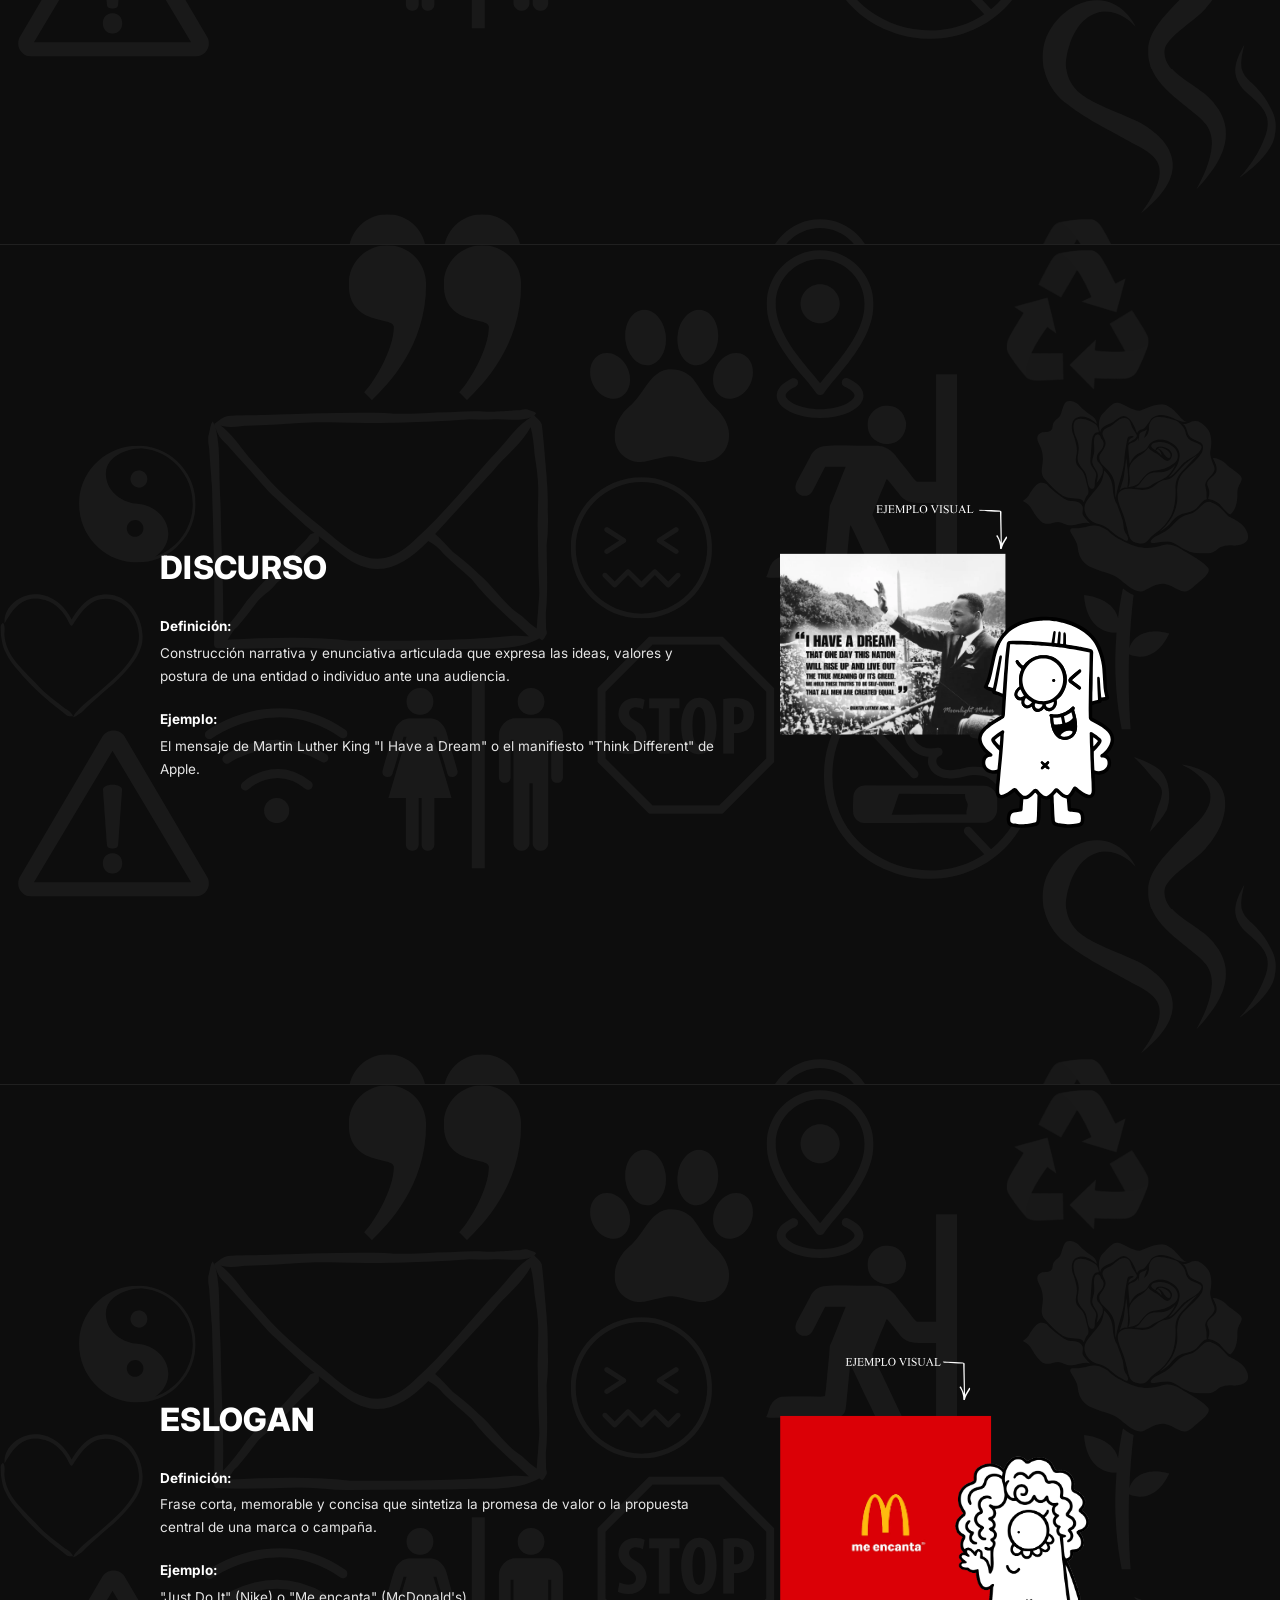
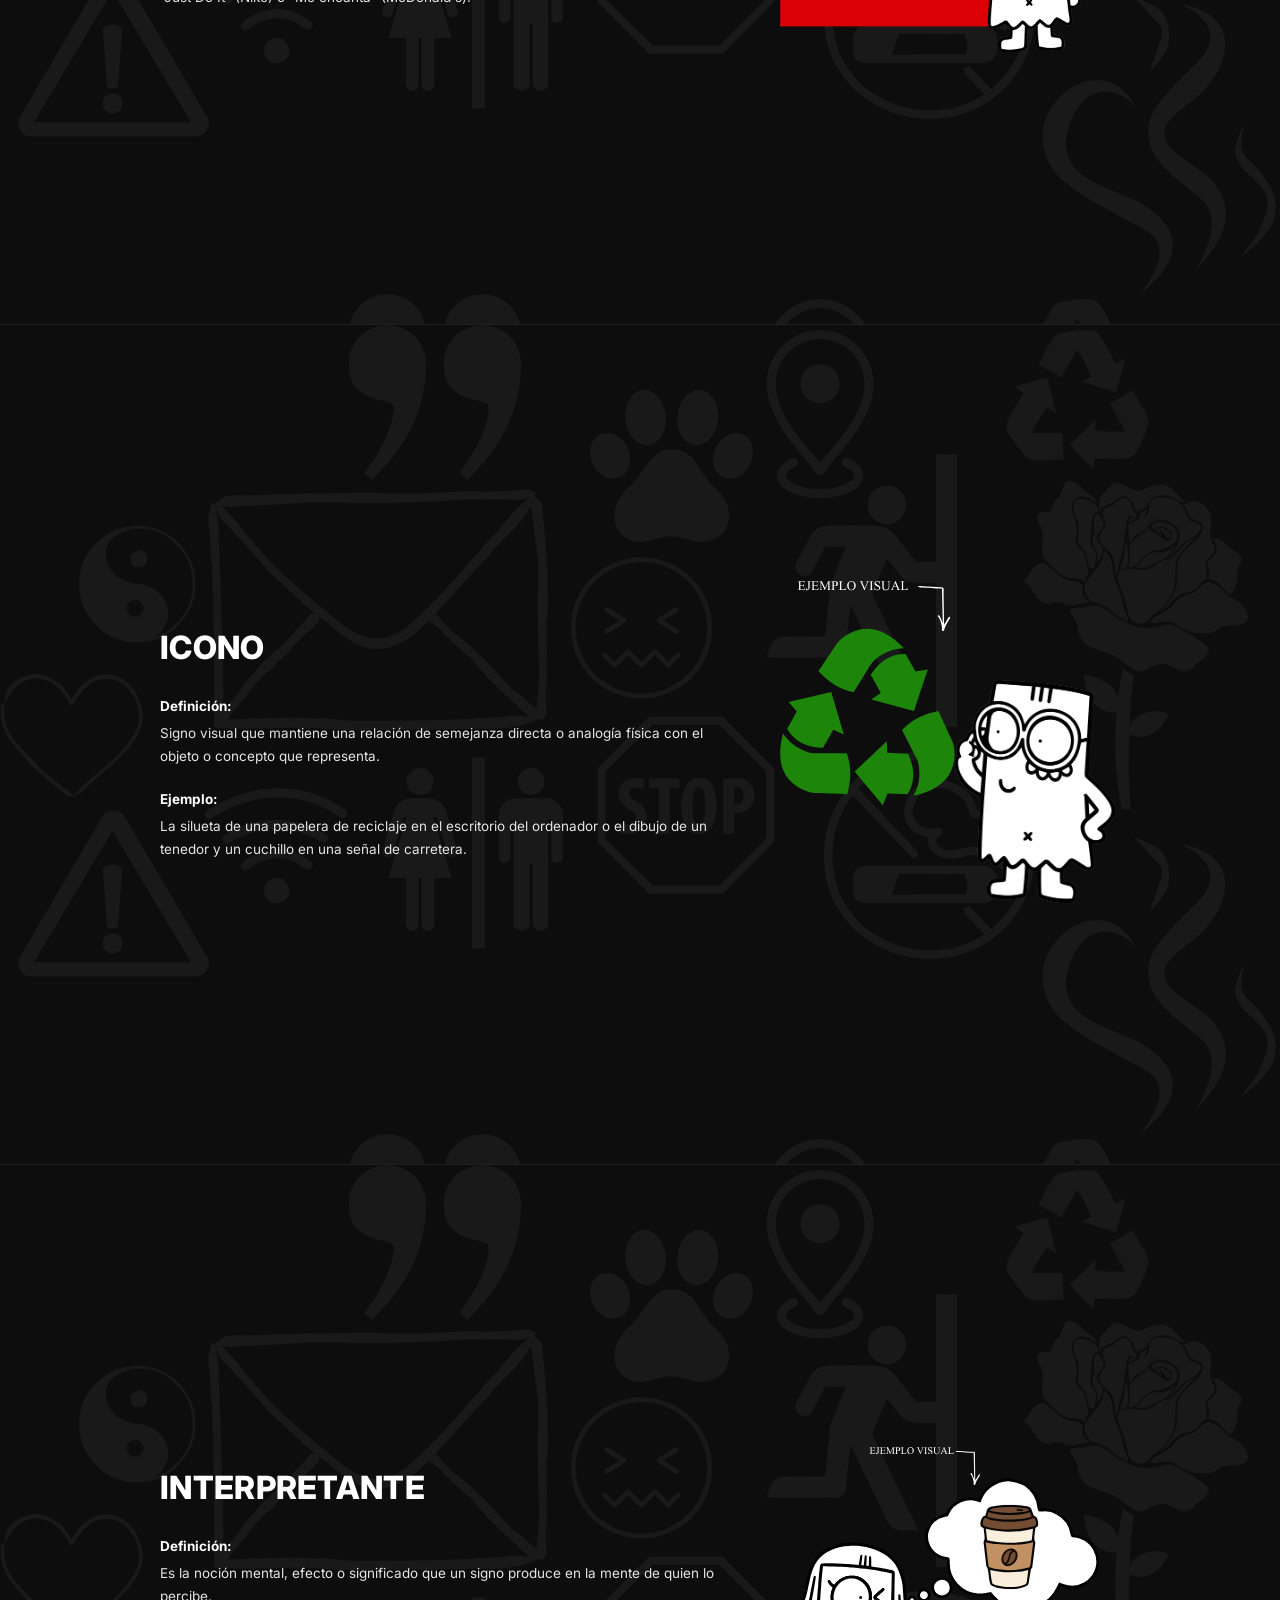
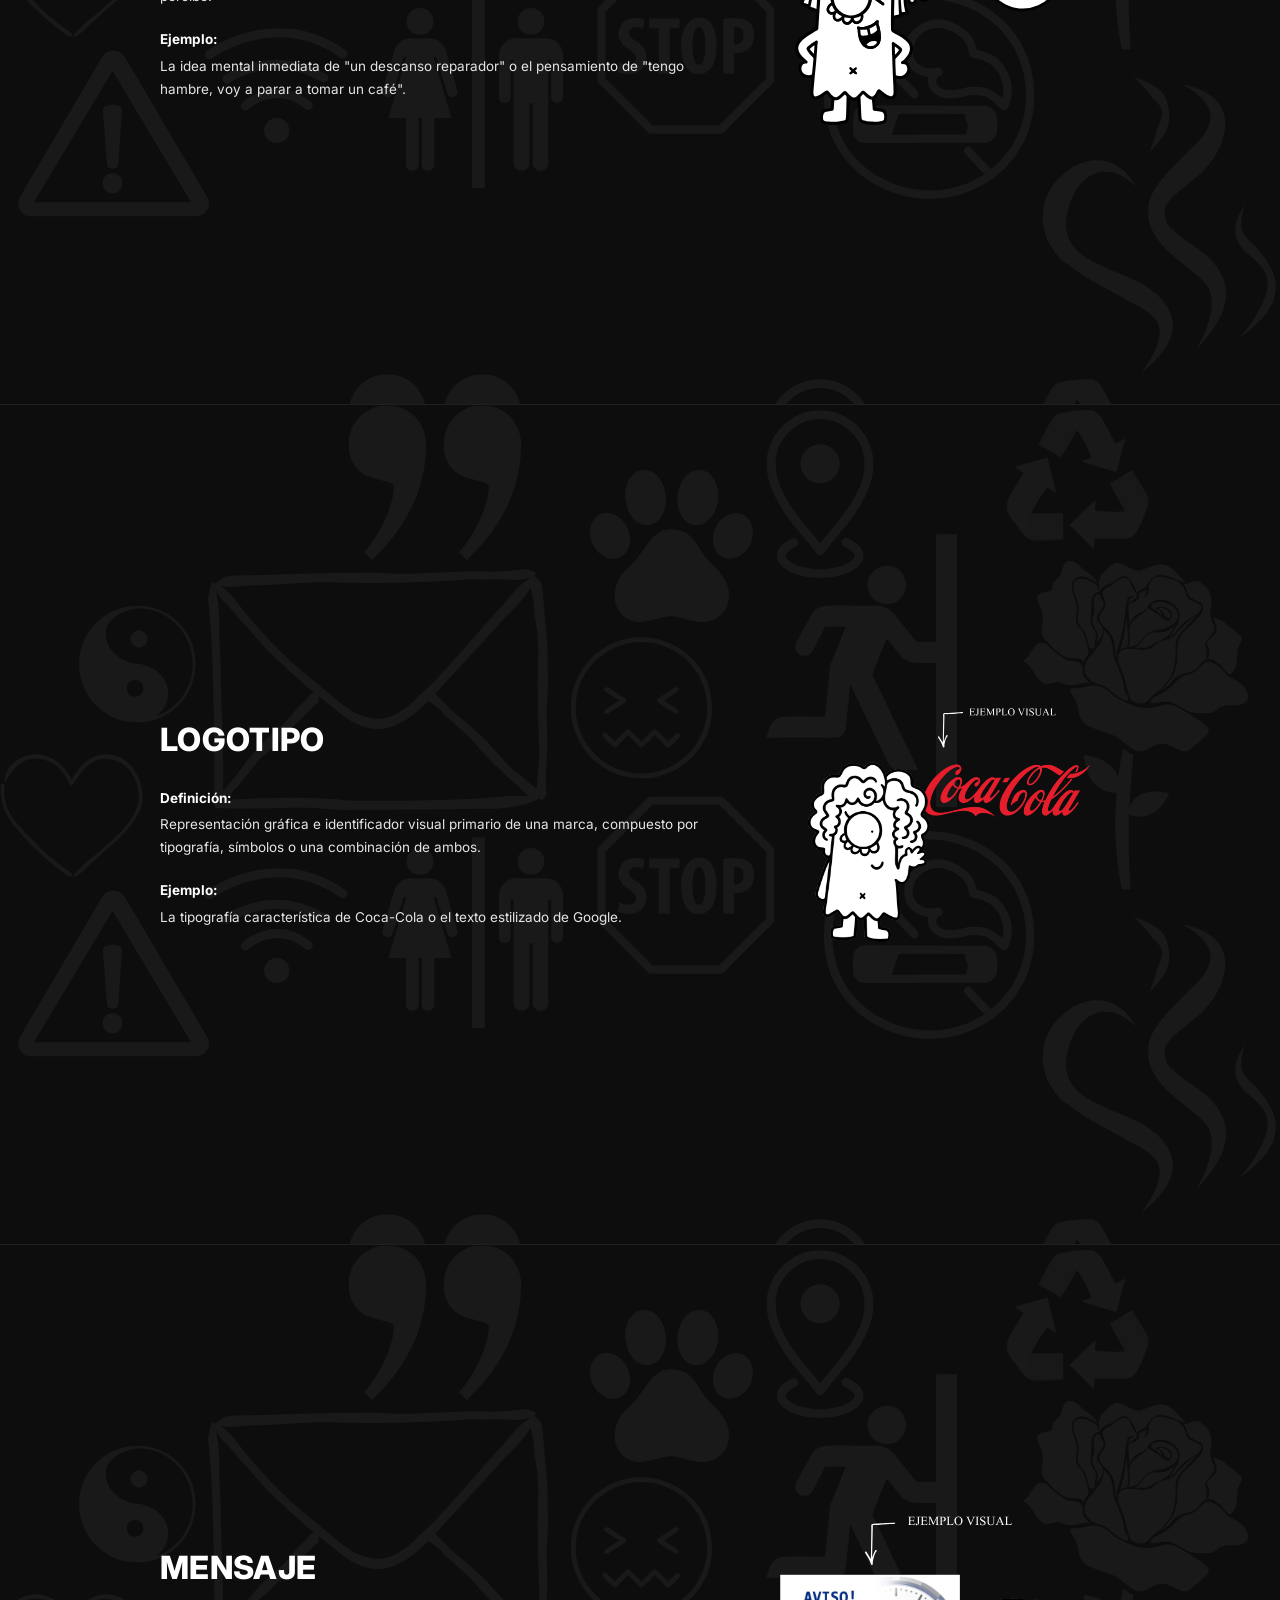
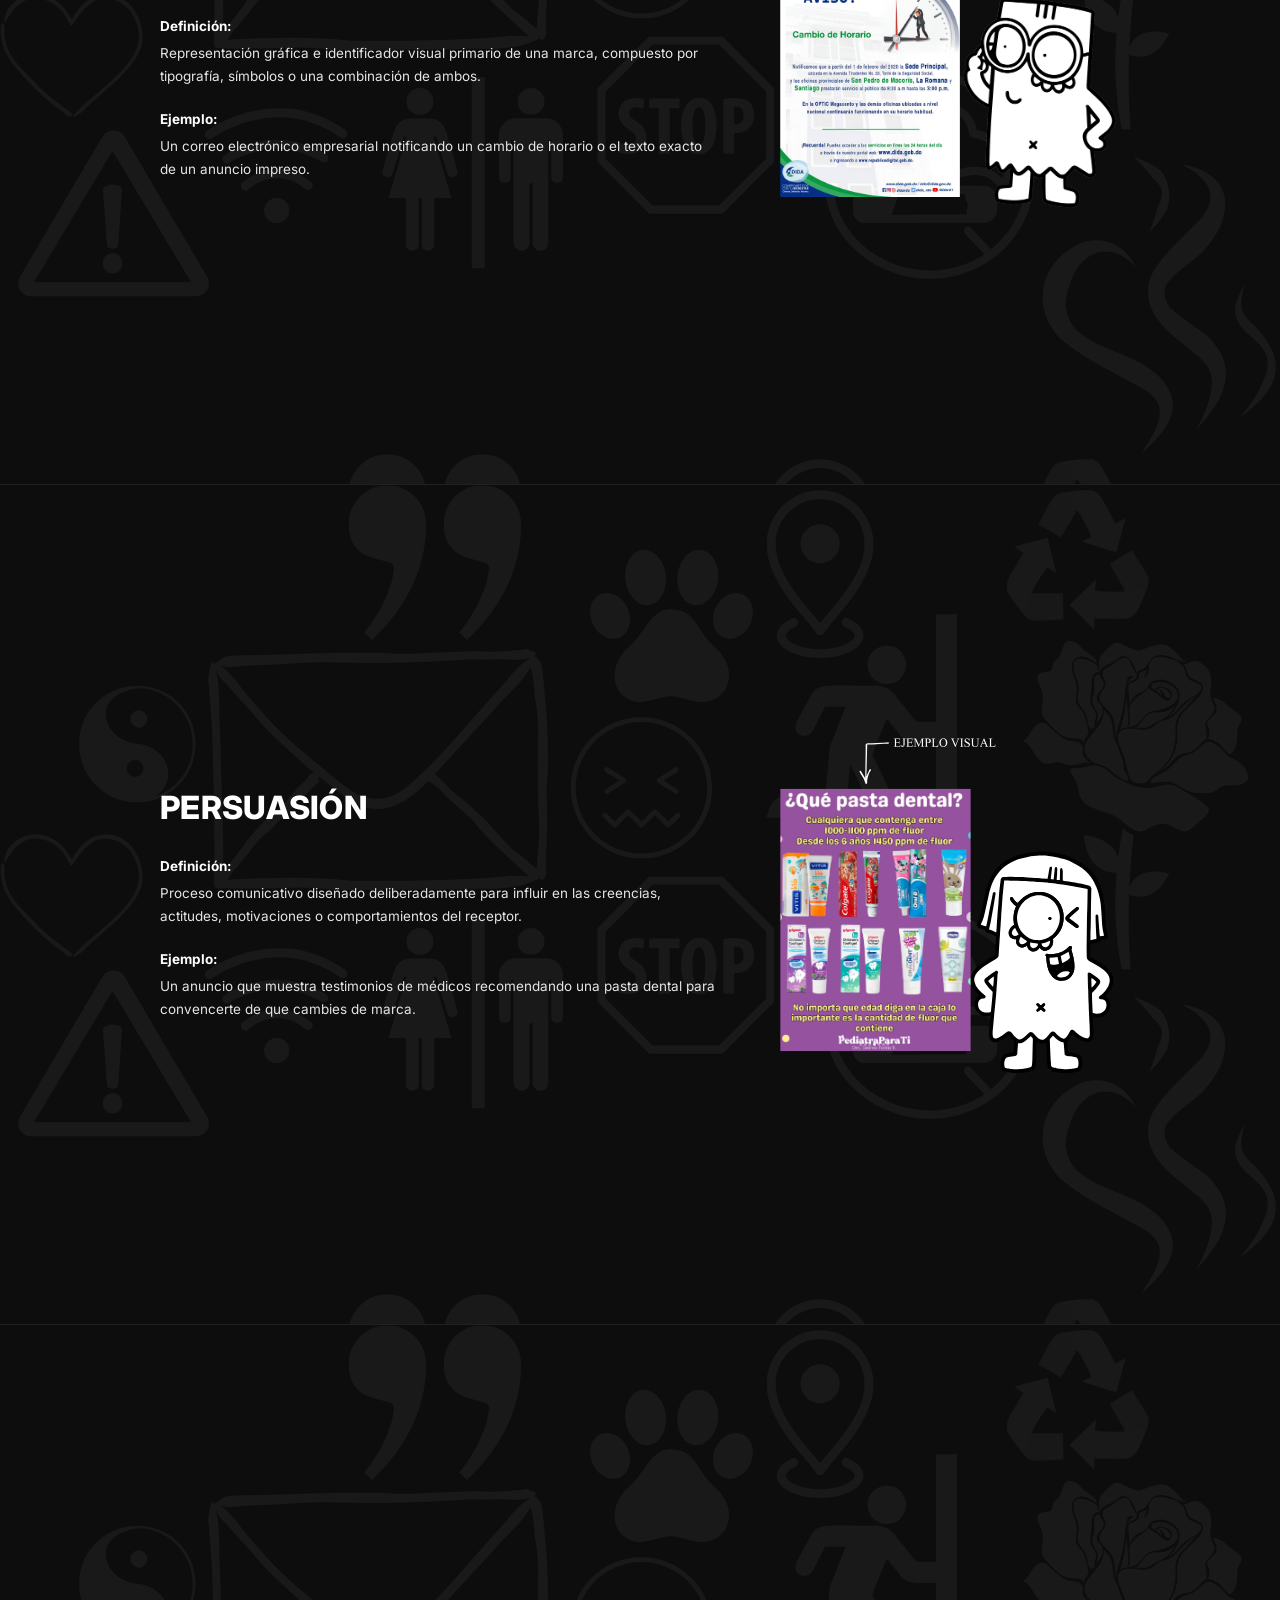
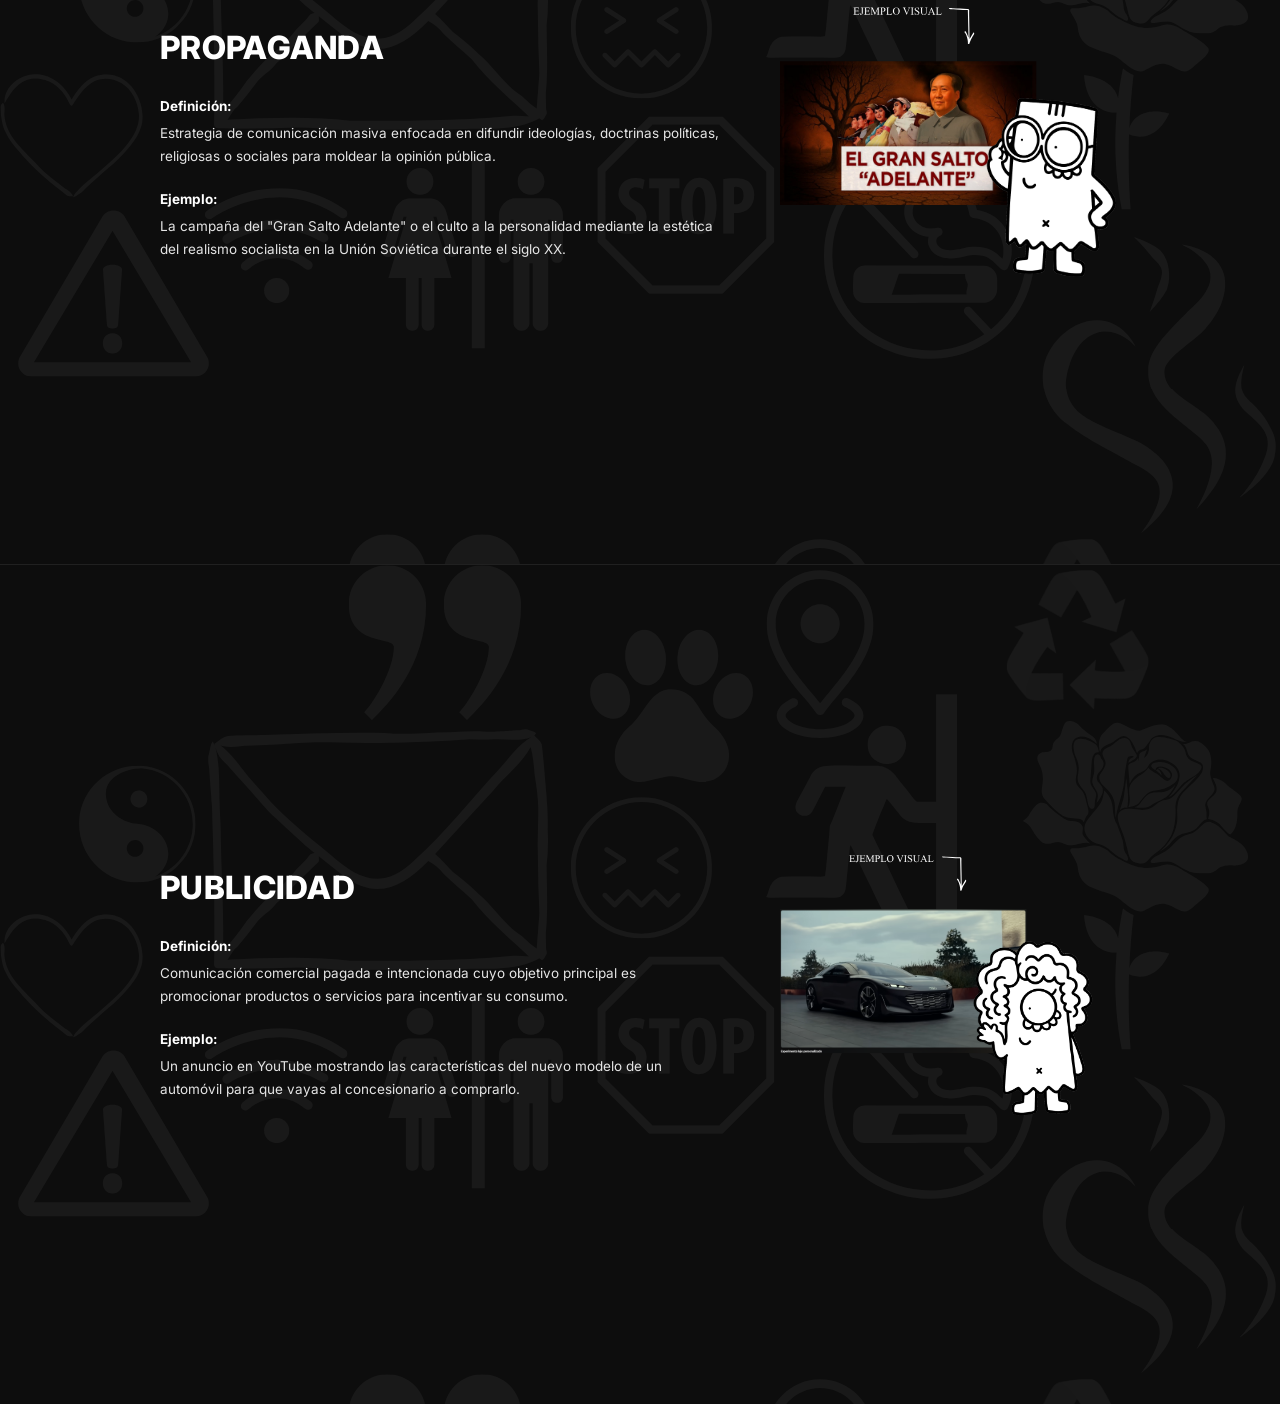
<file: conceptos-de-publicidad.html>
<!DOCTYPE html>
<html lang="es">
<head>
<meta charset="UTF-8">
<title>Conceptos de Publicidad - SIGNIA</title>
<meta name="viewport" content="width=device-width, initial-scale=1.0">
<link rel="preconnect" href="https://fonts.googleapis.com">
<link rel="preconnect" href="https://fonts.gstatic.com" crossorigin>
<link href="https://fonts.googleapis.com/css2?family=Playfair+Display:wght@500;600&family=Inter:wght@400;500;600;800&display=swap" rel="stylesheet">
<link rel="stylesheet" href="style.css">
</head>
<body>

<header class="nav">
  <div class="brandmark">
    <img src="Logo.svg" alt="Logo">
  </div>

  <button class="menu-toggle" id="menuToggle" aria-label="Abrir menú" aria-expanded="false">
    <span></span><span></span><span></span>
  </button>

  <nav class="links" id="navLinks">
    <a href="index.html">Inicio</a>
    <a href="acerca.html">Acerca</a>

    <div class="dropdown">
      <a href="contenido.html" class="dropdown-toggle" aria-expanded="false">
        Contenido
        <svg class="dropdown-arrow" width="10" height="6" viewBox="0 0 10 6" fill="none" xmlns="http://www.w3.org/2000/svg">
          <path d="M1 1l4 4 4-4" stroke="currentColor" stroke-width="1.5" stroke-linecap="round" stroke-linejoin="round"/>
        </svg>
      </a>
      <div class="dropdown-menu">

        <a href="conceptos-publicidad.html" class="dropdown-link">Conceptos de Publicidad</a>

        <div class="dropdown-sub">
          <span class="dropdown-subtitle">Filósofos de la semiótica</span>
          <a href="charles-sanders-peirce.html">Charles Sanders Peirce</a>
          <a href="ferdinand-de-saussure.html">Ferdinand de Saussure</a>
          <a href="roland-barthes.html">Roland Barthes</a>
          <a href="umberto-eco.html">Umberto Eco</a>
                    <a href="conceptos-de-publicidad.html">Conceptos de publicidad</a>
        </div>

        <div class="dropdown-sub">
  <span class="dropdown-subtitle">Arquetipos</span>
  <a href="arquetipos.html#el-amante">El Amante</a>
  <a href="arquetipos.html#el-amigo">El Amigo</a>
  <a href="arquetipos.html#el-bufon">El Bufón</a>
  <a href="arquetipos.html#el-creador">El Creador</a>
  <a href="arquetipos.html#el-cuidador">El Cuidador</a>
  <a href="arquetipos.html#el-explorador">El Explorador</a>
  <a href="arquetipos.html#el-gobernante">El Gobernante</a>
  <a href="arquetipos.html#el-heroe">El Héroe</a>
  <a href="arquetipos.html#el-inocente">El Inocente</a>
  <a href="arquetipos.html#el-mago">El Mago</a>
  <a href="arquetipos.html#el-rebelde">El Rebelde</a>
  <a href="arquetipos.html#el-sabio">El Sabio</a>
</div>

      </div>
    </div>

    <a href="universo.html">Universo de Signia</a>
    <a href="marcas.html">10 Marcas</a>
    <a href="otros.html">Otros</a>
  </nav>

  <div class="nav-spacer"></div>
</header>

<!-- ===================== ÍNDICE ===================== -->
<section class="contenido-section" id="indice">

  <div class="contenido-left">
    <h1 class="contenido-title">Conceptos de Publicidad</h1>

    <div class="glossary-columns">

      <div class="glossary-group">
        <span class="letter">A</span>
        <ul>
          <li><a href="#arquetipo">Arquetipo</a></li>
        </ul>
      </div>

      <div class="glossary-group">
        <span class="letter">B</span>
        <ul>
          <li><a href="#branding">Branding</a></li>
        </ul>
      </div>

      <div class="glossary-group">
        <span class="letter">C</span>
        <ul>
          <li><a href="#codigo">Código</a></li>
        </ul>
      </div>

      <div class="glossary-group">
        <span class="letter">D</span>
        <ul>
          <li><a href="#discurso">Discurso</a></li>
        </ul>
      </div>

      <div class="glossary-group">
        <span class="letter">E</span>
        <ul>
          <li><a href="#eslogan">Eslogan</a></li>
        </ul>
      </div>

      <div class="glossary-group">
        <span class="letter">I</span>
        <ul>
          <li><a href="#icono">Icono</a></li>
          <li><a href="#interpretante">Interpretante</a></li>
        </ul>
      </div>

      <div class="glossary-group">
        <span class="letter">L</span>
        <ul>
          <li><a href="#logotipo">Logotipo</a></li>
        </ul>
      </div>

      <div class="glossary-group">
        <span class="letter">M</span>
        <ul>
          <li><a href="#mensaje">Mensaje</a></li>
        </ul>
      </div>

      <div class="glossary-group">
        <span class="letter">P</span>
        <ul>
          <li><a href="#persuasion">Persuasión</a></li>
          <li><a href="#propaganda">Propaganda</a></li>
          <li><a href="#publicidad">Publicidad</a></li>
        </ul>
      </div>

    </div>
  </div>

  <div class="contenido-mascots">
    <img src="loschicos1.svg" alt="Personajes de Signia">
  </div>

</section>

<!-- ===================== ARQUETIPO ===================== -->
<section class="term-section" id="arquetipo">
  <div class="term-text">
    <h1 class="term-title">Arquetipo</h1>
    <p><strong>Definición:</strong> Modelo o patrón de personalidad universal (basado en la psicología analítica) utilizado en branding para definir la voz, valores y carácter distintivo de una marca.</p>
    <p><strong>Ejemplo:</strong><br>
    • <strong>Deseo principal:</strong> Crear cosas de valor duradero y dar forma a una visión original.<br>
    • <strong>Estrategia:</strong> Desarrollar habilidades artísticas o técnicas y fomentar la imaginación.<br>
    • <strong>Miedo:</strong> Tener una idea mediocre o ejecutar una visión de manera deficiente.<br>
    • <strong>Ejemplo de marca:</strong> Adobe o Lego, ya que ambas ofrecen herramientas e inspiración para que las personas construyan, diseñen y expresen su propia creatividad.</p>
  </div>
  <div class="term-visual">
    <img src="ARQUETIPOp.svg" alt="Ejemplo visual: Arquetipo">
  </div>
</section>

<!-- ===================== BRANDING ===================== -->
<section class="term-section" id="branding">
  <div class="term-text">
    <h1 class="term-title">Branding</h1>
    <p><strong>Definición:</strong> Proceso estratégico de creación, construcción y gestión integral de una marca para posicionarla en la mente del consumidor.</p>
    <p><strong>Ejemplo:</strong> Apple creando una experiencia unificada que abarca desde el empaque minimalista de sus productos hasta el diseño de sus tiendas físicas y su tono de voz.</p>
  </div>
  <div class="term-visual">
    <img src="Brandingp.svg" alt="Ejemplo visual: Branding">
  </div>
</section>

<!-- ===================== CÓDIGO ===================== -->
<section class="term-section" id="codigo">
  <div class="term-text">
    <h1 class="term-title">Código</h1>
    <p><strong>Definición:</strong> Sistema de reglas y signos organizados que permite estructurar y cifrar un mensaje para que sea comprendido.</p>
    <p><strong>Ejemplo:</strong> El idioma español, el lenguaje de señas, el código Morse o los íconos de un sistema operativo.</p>
  </div>
  <div class="term-visual">
    <img src="Códigop.svg" alt="Ejemplo visual: Código">
  </div>
</section>

<!-- ===================== DISCURSO ===================== -->
<section class="term-section" id="discurso">
  <div class="term-text">
    <h1 class="term-title">Discurso</h1>
    <p><strong>Definición:</strong> Construcción narrativa y enunciativa articulada que expresa las ideas, valores y postura de una entidad o individuo ante una audiencia.</p>
    <p><strong>Ejemplo:</strong> El mensaje de Martin Luther King "I Have a Dream" o el manifiesto "Think Different" de Apple.</p>
  </div>
  <div class="term-visual">
    <img src="Discursop.svg" alt="Ejemplo visual: Discurso">
  </div>
</section>

<!-- ===================== ESLOGAN ===================== -->
<section class="term-section" id="eslogan">
  <div class="term-text">
    <h1 class="term-title">Eslogan</h1>
    <p><strong>Definición:</strong> Frase corta, memorable y concisa que sintetiza la promesa de valor o la propuesta central de una marca o campaña.</p>
    <p><strong>Ejemplo:</strong> "Just Do It" (Nike) o "Me encanta" (McDonald's).</p>
  </div>
  <div class="term-visual">
    <img src="Esloganp.svg" alt="Ejemplo visual: Eslogan">
  </div>
</section>

<!-- ===================== ICONO ===================== -->
<section class="term-section" id="icono">
  <div class="term-text">
    <h1 class="term-title">Icono</h1>
    <p><strong>Definición:</strong> Signo visual que mantiene una relación de semejanza directa o analogía física con el objeto o concepto que representa.</p>
    <p><strong>Ejemplo:</strong> La silueta de una papelera de reciclaje en el escritorio del ordenador o el dibujo de un tenedor y un cuchillo en una señal de carretera.</p>
  </div>
  <div class="term-visual">
    <img src="Iconop.svg" alt="Ejemplo visual: Icono">
  </div>
</section>

<!-- ===================== INTERPRETANTE ===================== -->
<section class="term-section" id="interpretante">
  <div class="term-text">
    <h1 class="term-title">Interpretante</h1>
    <p><strong>Definición:</strong> Es la noción mental, efecto o significado que un signo produce en la mente de quien lo percibe.</p>
    <p><strong>Ejemplo:</strong> La idea mental inmediata de "un descanso reparador" o el pensamiento de "tengo hambre, voy a parar a tomar un café".</p>
  </div>
  <div class="term-visual">
    <img src="Interpretantep.svg" alt="Ejemplo visual: Interpretante">
  </div>
</section>

<!-- ===================== LOGOTIPO ===================== -->
<section class="term-section" id="logotipo">
  <div class="term-text">
    <h1 class="term-title">Logotipo</h1>
    <p><strong>Definición:</strong> Representación gráfica e identificador visual primario de una marca, compuesto por tipografía, símbolos o una combinación de ambos.</p>
    <p><strong>Ejemplo:</strong> La tipografía característica de Coca-Cola o el texto estilizado de Google.</p>
  </div>
  <div class="term-visual">
    <img src="Logotipop.svg" alt="Ejemplo visual: Logotipo">
  </div>
</section>

<!-- ===================== MENSAJE ===================== -->
<section class="term-section" id="mensaje">
  <div class="term-text">
    <h1 class="term-title">Mensaje</h1>
    <p><strong>Definición:</strong> Representación gráfica e identificador visual primario de una marca, compuesto por tipografía, símbolos o una combinación de ambos.</p>
    <p><strong>Ejemplo:</strong> Un correo electrónico empresarial notificando un cambio de horario o el texto exacto de un anuncio impreso.</p>
  </div>
  <div class="term-visual">
    <img src="Mensajep.svg" alt="Ejemplo visual: Mensaje">
  </div>
</section>

<!-- ===================== PERSUASIÓN ===================== -->
<section class="term-section" id="persuasion">
  <div class="term-text">
    <h1 class="term-title">Persuasión</h1>
    <p><strong>Definición:</strong> Proceso comunicativo diseñado deliberadamente para influir en las creencias, actitudes, motivaciones o comportamientos del receptor.</p>
    <p><strong>Ejemplo:</strong> Un anuncio que muestra testimonios de médicos recomendando una pasta dental para convencerte de que cambies de marca.</p>
  </div>
  <div class="term-visual">
    <img src="Persuasiónp.svg" alt="Ejemplo visual: Persuasión">
  </div>
</section>

<!-- ===================== PROPAGANDA ===================== -->
<section class="term-section" id="propaganda">
  <div class="term-text">
    <h1 class="term-title">Propaganda</h1>
    <p><strong>Definición:</strong> Estrategia de comunicación masiva enfocada en difundir ideologías, doctrinas políticas, religiosas o sociales para moldear la opinión pública.</p>
    <p><strong>Ejemplo:</strong> La campaña del "Gran Salto Adelante" o el culto a la personalidad mediante la estética del realismo socialista en la Unión Soviética durante el siglo XX.</p>
  </div>
  <div class="term-visual">
    <img src="Propagandap.svg" alt="Ejemplo visual: Propaganda">
  </div>
</section>

<!-- ===================== PUBLICIDAD ===================== -->
<section class="term-section" id="publicidad">
  <div class="term-text">
    <h1 class="term-title">Publicidad</h1>
    <p><strong>Definición:</strong> Comunicación comercial pagada e intencionada cuyo objetivo principal es promocionar productos o servicios para incentivar su consumo.</p>
    <p><strong>Ejemplo:</strong> Un anuncio en YouTube mostrando las características del nuevo modelo de un automóvil para que vayas al concesionario a comprarlo.</p>
  </div>
  <div class="term-visual">
    <img src="Publicidadp.svg" alt="Ejemplo visual: Publicidad">
  </div>
</section>

<script src="script.js"></script>
</body>
</html>
</file>
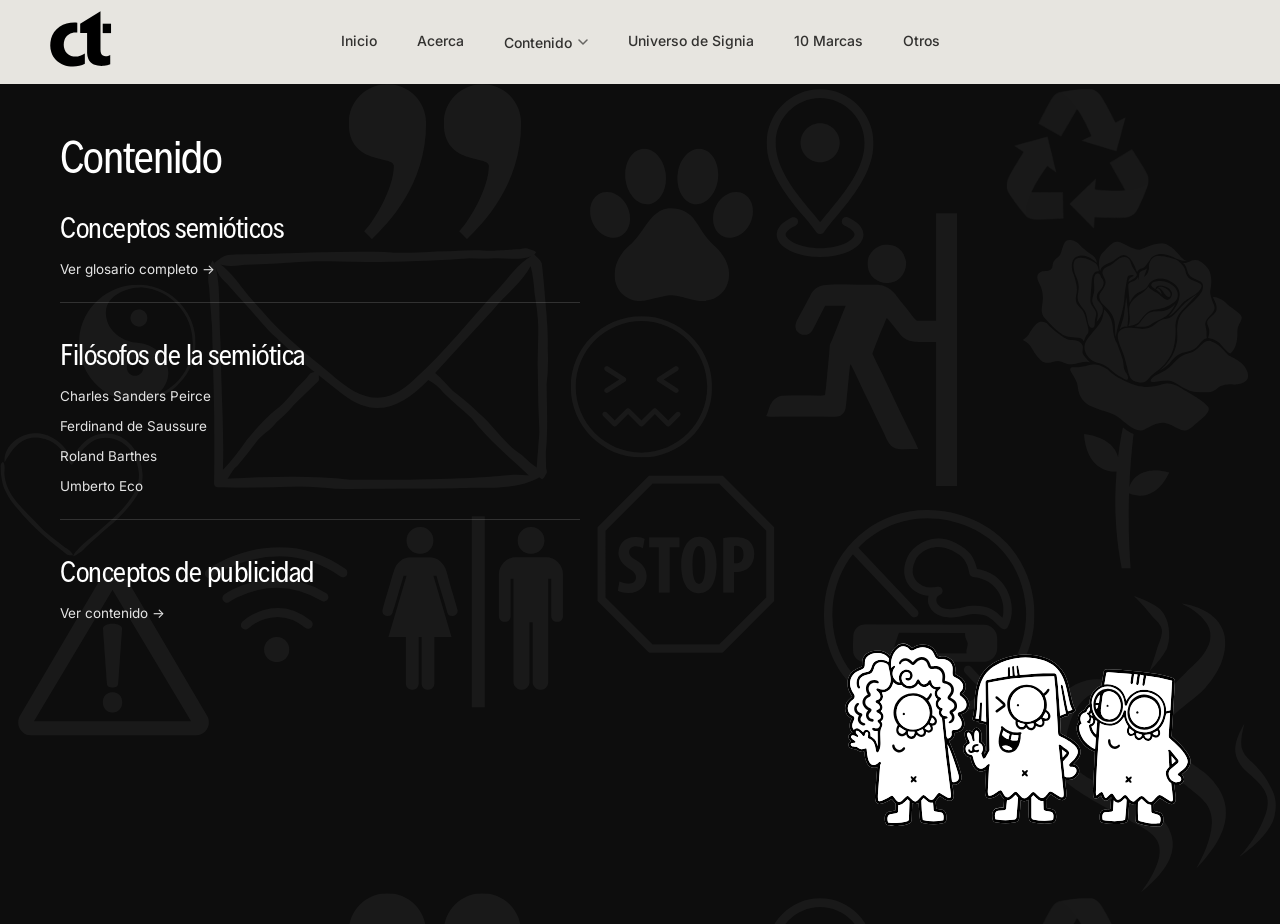
<file: contenido.html>
<!DOCTYPE html>
<html lang="es">
<head>
<meta charset="UTF-8">
<title>Contenido - SIGNIA</title>
<meta name="viewport" content="width=device-width, initial-scale=1.0">
<link rel="preconnect" href="https://fonts.googleapis.com">
<link rel="preconnect" href="https://fonts.gstatic.com" crossorigin>
<link href="https://fonts.googleapis.com/css2?family=Playfair+Display:wght@500;600&family=Inter:wght@400;500;600;800&display=swap" rel="stylesheet">
<link rel="stylesheet" href="style.css">
</head>
<body>

<header class="nav">
  <div class="brandmark">
    <img src="Logo.svg" alt="Logo">
  </div>

  <button class="menu-toggle" id="menuToggle" aria-label="Abrir menú" aria-expanded="false">
    <span></span><span></span><span></span>
  </button>

  <nav class="links" id="navLinks">
    <a href="index.html">Inicio</a>
    <a href="acerca.html">Acerca</a>

    <div class="dropdown">
      <a href="contenido.html" class="dropdown-toggle" aria-expanded="false">
        Contenido
        <svg class="dropdown-arrow" width="10" height="6" viewBox="0 0 10 6" fill="none" xmlns="http://www.w3.org/2000/svg">
          <path d="M1 1l4 4 4-4" stroke="currentColor" stroke-width="1.5" stroke-linecap="round" stroke-linejoin="round"/>
        </svg>
      </a>
      <div class="dropdown-menu">

        <a href="conceptos-semioticos.html" class="dropdown-link">Conceptos semióticos</a>

        <div class="dropdown-sub">
          <span class="dropdown-subtitle">Filósofos de la semiótica</span>
          <a href="charles-sanders-peirce.html">Charles Sanders Peirce</a>
          <a href="ferdinand-de-saussure.html">Ferdinand de Saussure</a>
          <a href="roland-barthes.html">Roland Barthes</a>
          <a href="umberto-eco.html">Umberto Eco</a>
                    <a href="conceptos-de-publicidad.html">Conceptos de publicidad</a>
        </div>

        <div class="dropdown-sub">
  <span class="dropdown-subtitle">Arquetipos</span>
  <a href="arquetipos.html#el-amante">El Amante</a>
  <a href="arquetipos.html#el-amigo">El Amigo</a>
  <a href="arquetipos.html#el-bufon">El Bufón</a>
  <a href="arquetipos.html#el-creador">El Creador</a>
  <a href="arquetipos.html#el-cuidador">El Cuidador</a>
  <a href="arquetipos.html#el-explorador">El Explorador</a>
  <a href="arquetipos.html#el-gobernante">El Gobernante</a>
  <a href="arquetipos.html#el-heroe">El Héroe</a>
  <a href="arquetipos.html#el-inocente">El Inocente</a>
  <a href="arquetipos.html#el-mago">El Mago</a>
  <a href="arquetipos.html#el-rebelde">El Rebelde</a>
  <a href="arquetipos.html#el-sabio">El Sabio</a>
</div>

      </div>
    </div>

    <a href="universo.html">Universo de Signia</a>
    <a href="marcas.html">10 Marcas</a>
    <a href="otros.html">Otros</a>
  </nav>

  <div class="nav-spacer"></div>
</header>

<section class="contenido-section">

  <div class="contenido-left">
    <h1 class="contenido-title">Contenido</h1>

    <div class="category-list">

      <div class="category-group">
        <h2 class="category-title">Conceptos semióticos</h2>
        <a class="category-link" href="conceptos-semioticos.html">Ver glosario completo →</a>
      </div>

      <div class="category-group">
        <h2 class="category-title">Filósofos de la semiótica</h2>
        <ul class="category-sublist">
          <li><a href="charles-sanders-peirce.html">Charles Sanders Peirce</a></li>
          <li><a href="ferdinand-de-saussure.html">Ferdinand de Saussure</a></li>
          <li><a href="roland-barthes.html">Roland Barthes</a></li>
          <li><a href="umberto-eco.html">Umberto Eco</a></li>
        </ul>
      </div>

      <div class="category-group">
        <h2 class="category-title">Conceptos de publicidad</h2>
        <a class="category-link" href="conceptos-de-publicidad.html">Ver contenido →</a>
      </div>

    </div>
  </div>

  <div class="contenido-mascots">
    <img src="contenido.svg" alt="Personajes Signia">
  </div>

</section>

<script src="script.js"></script>
</body>
</html>
</file>
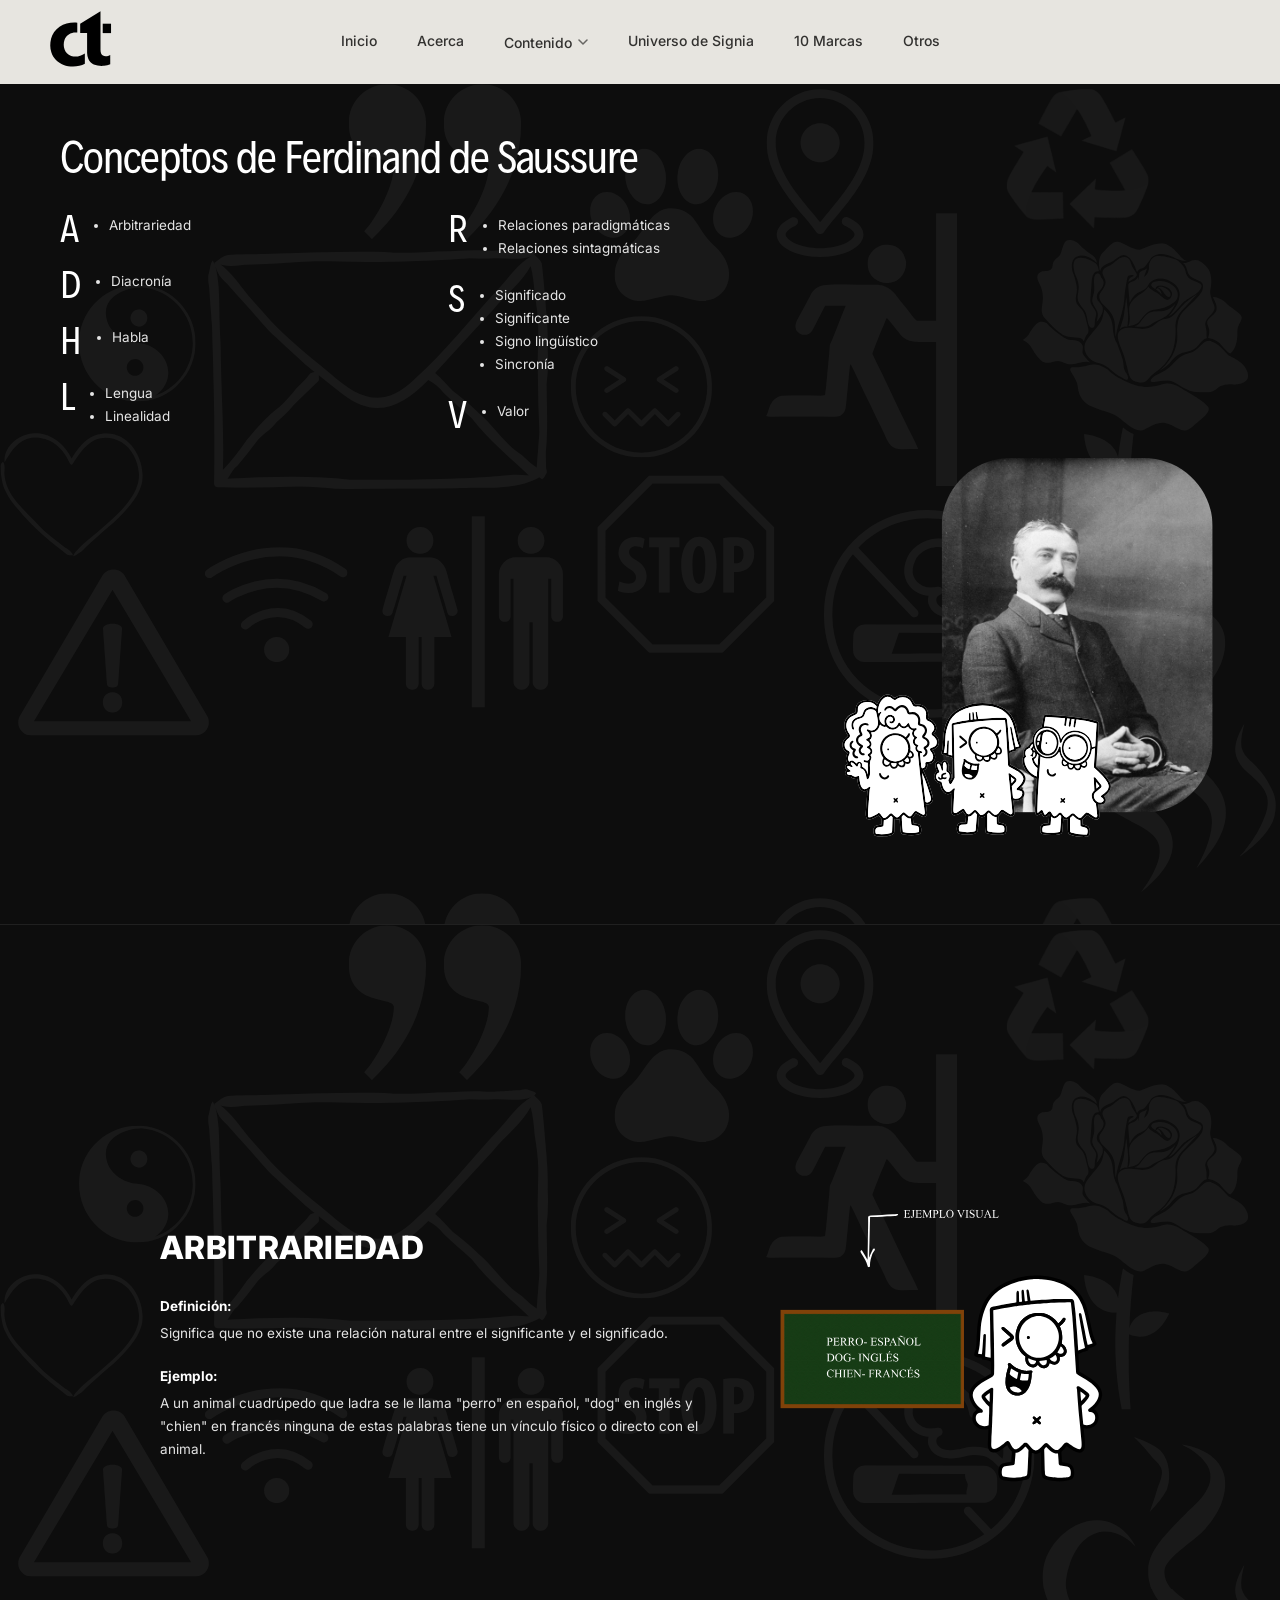
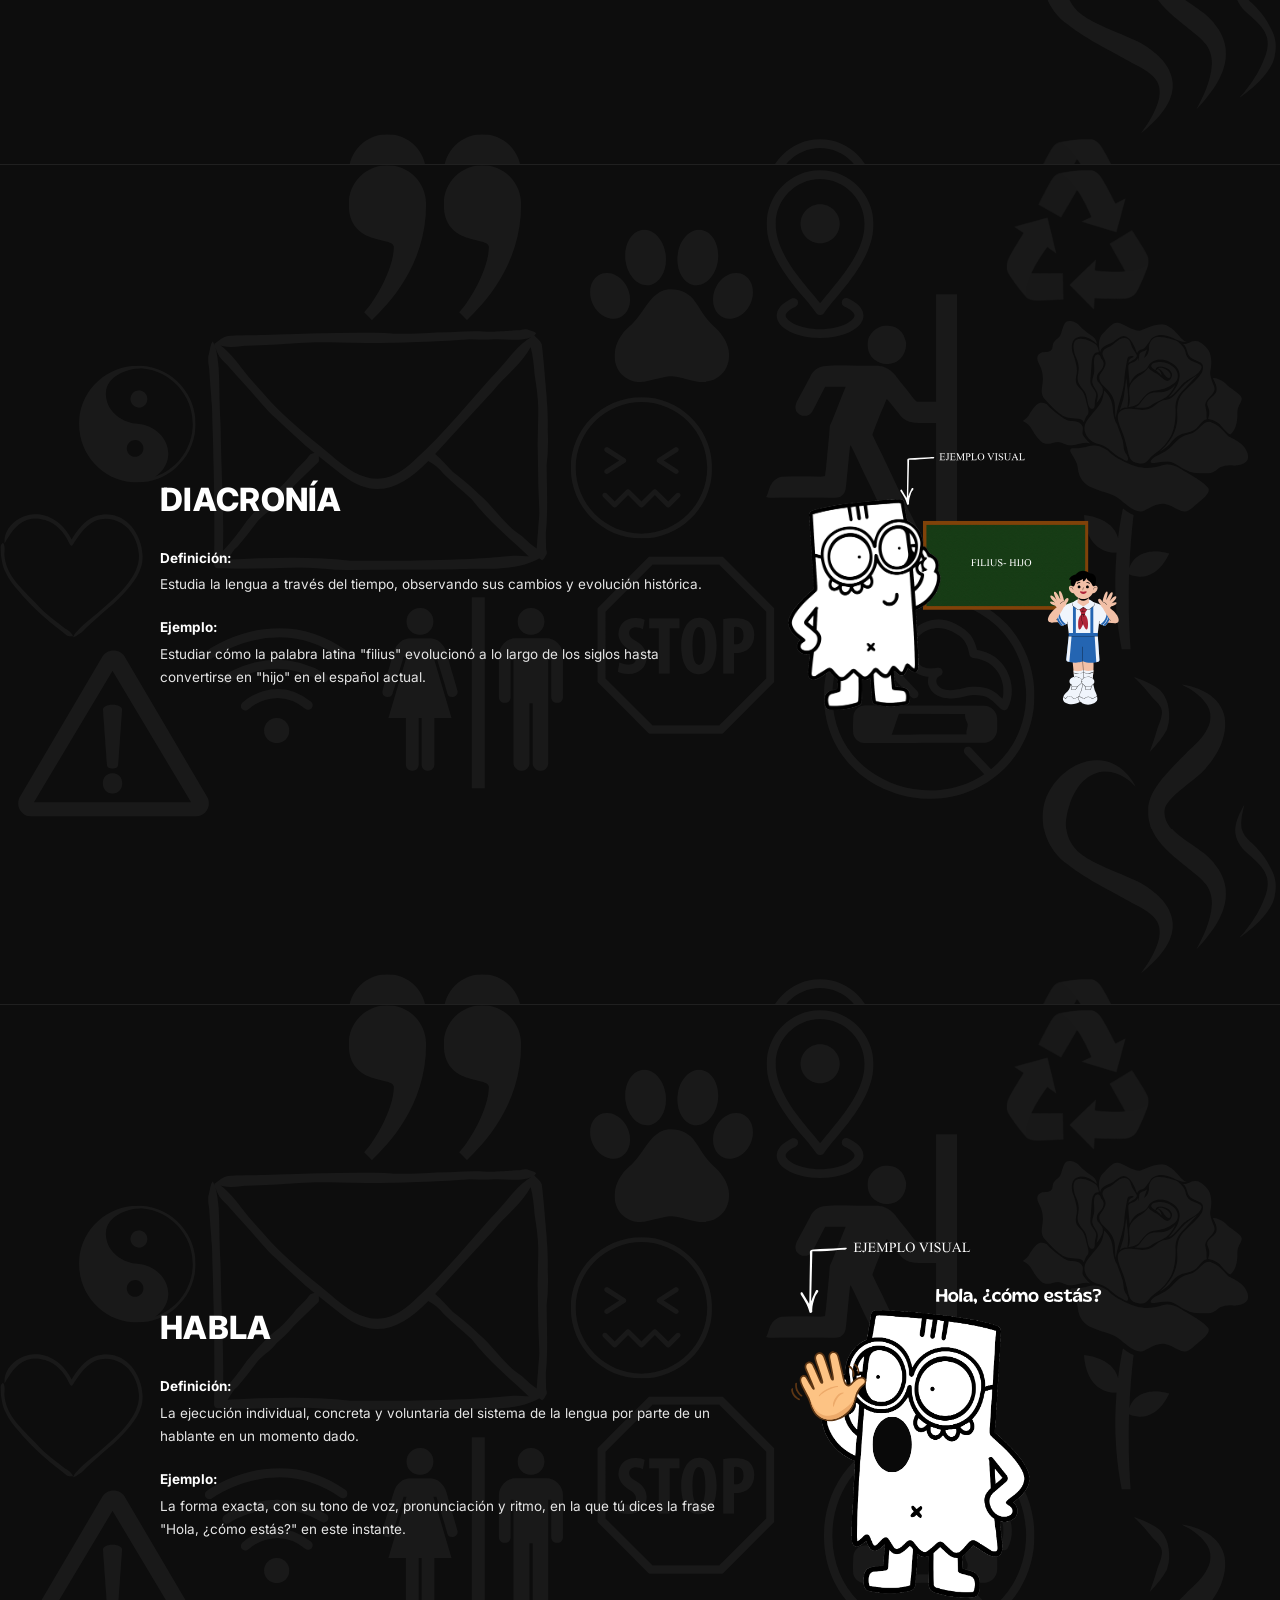
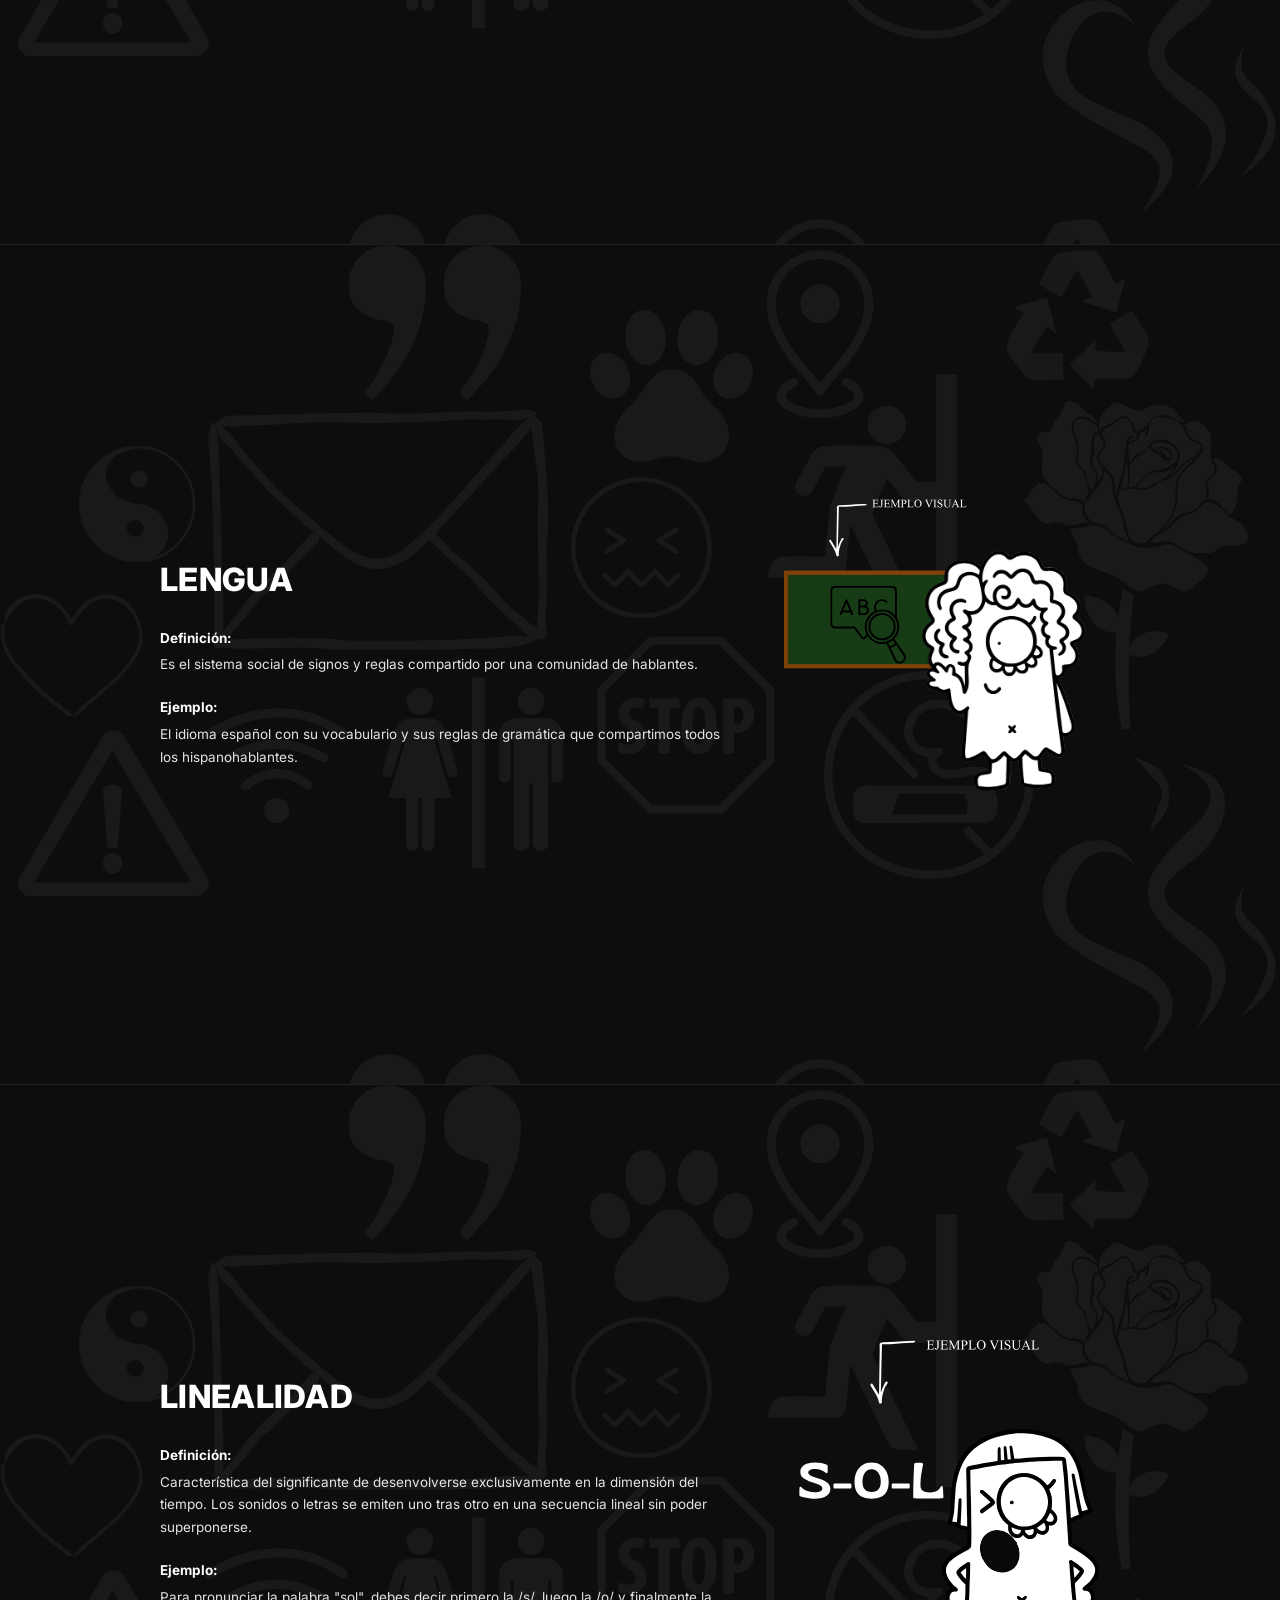
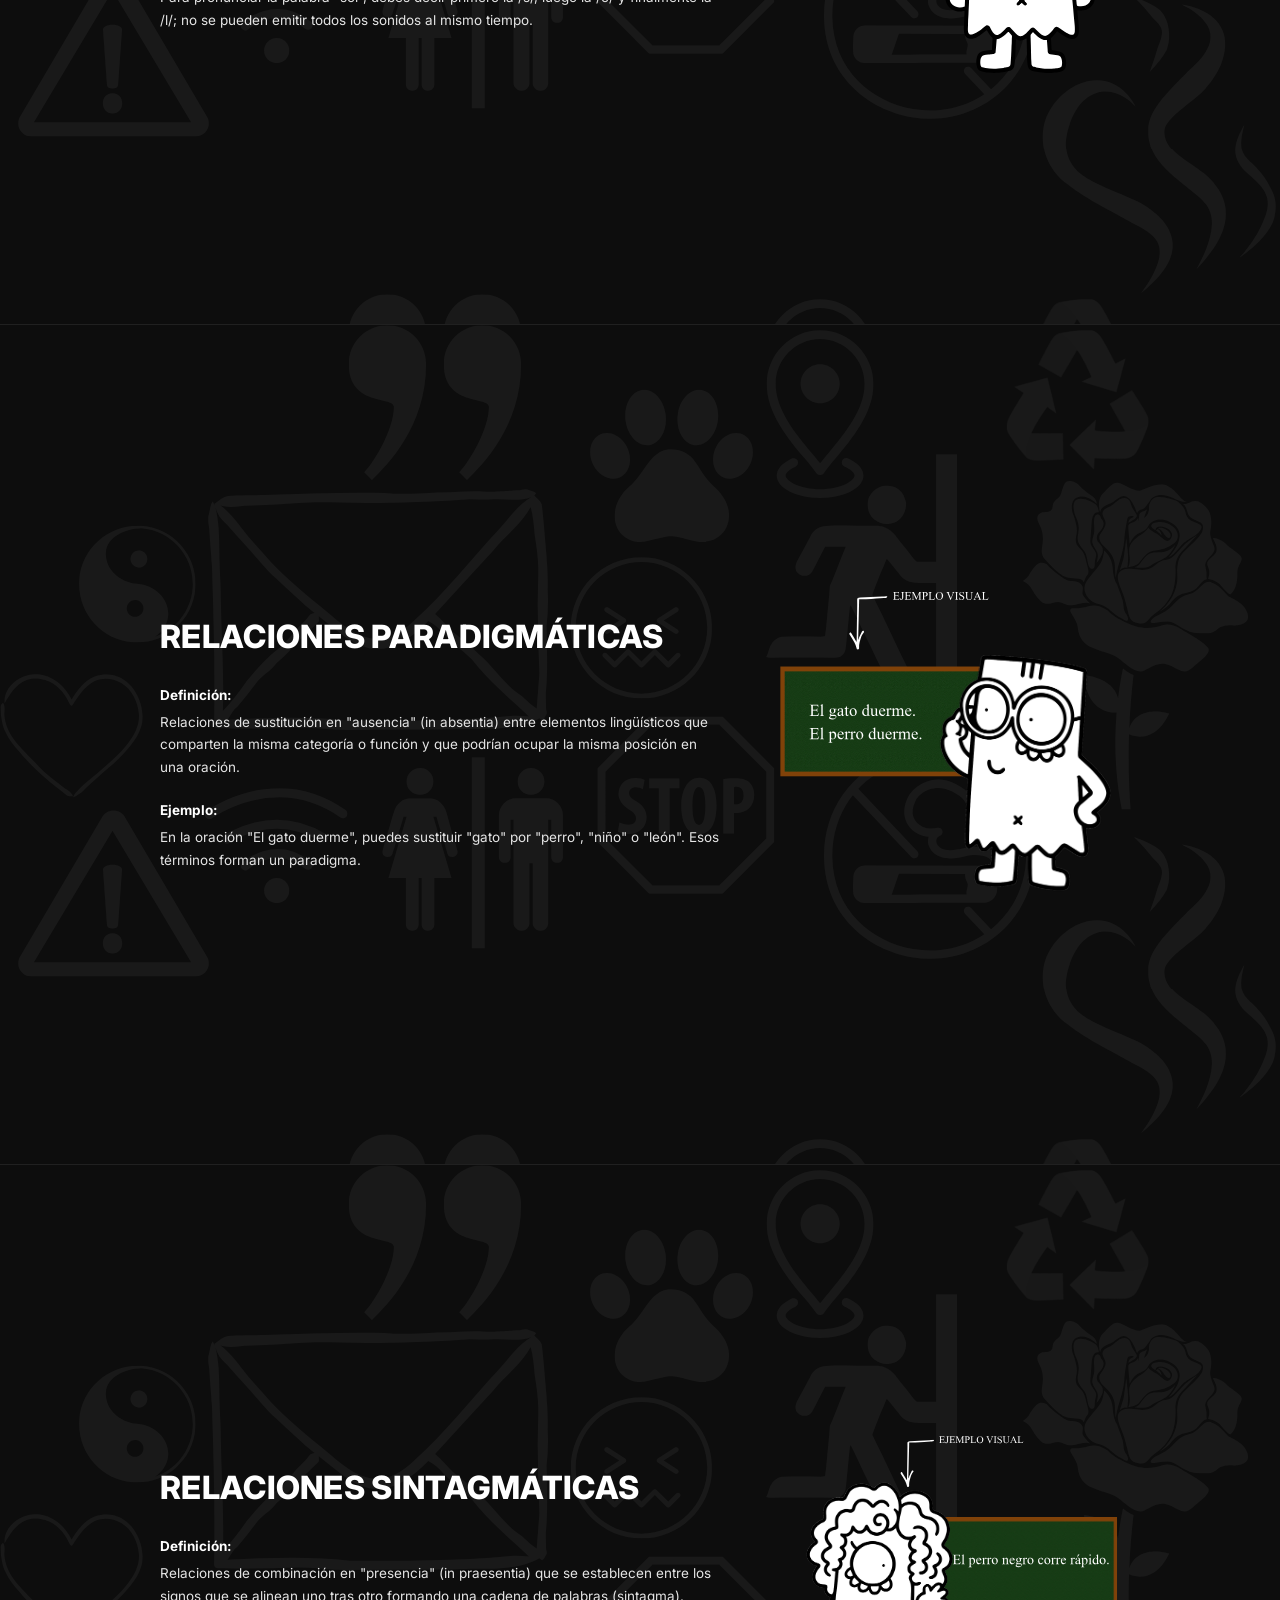
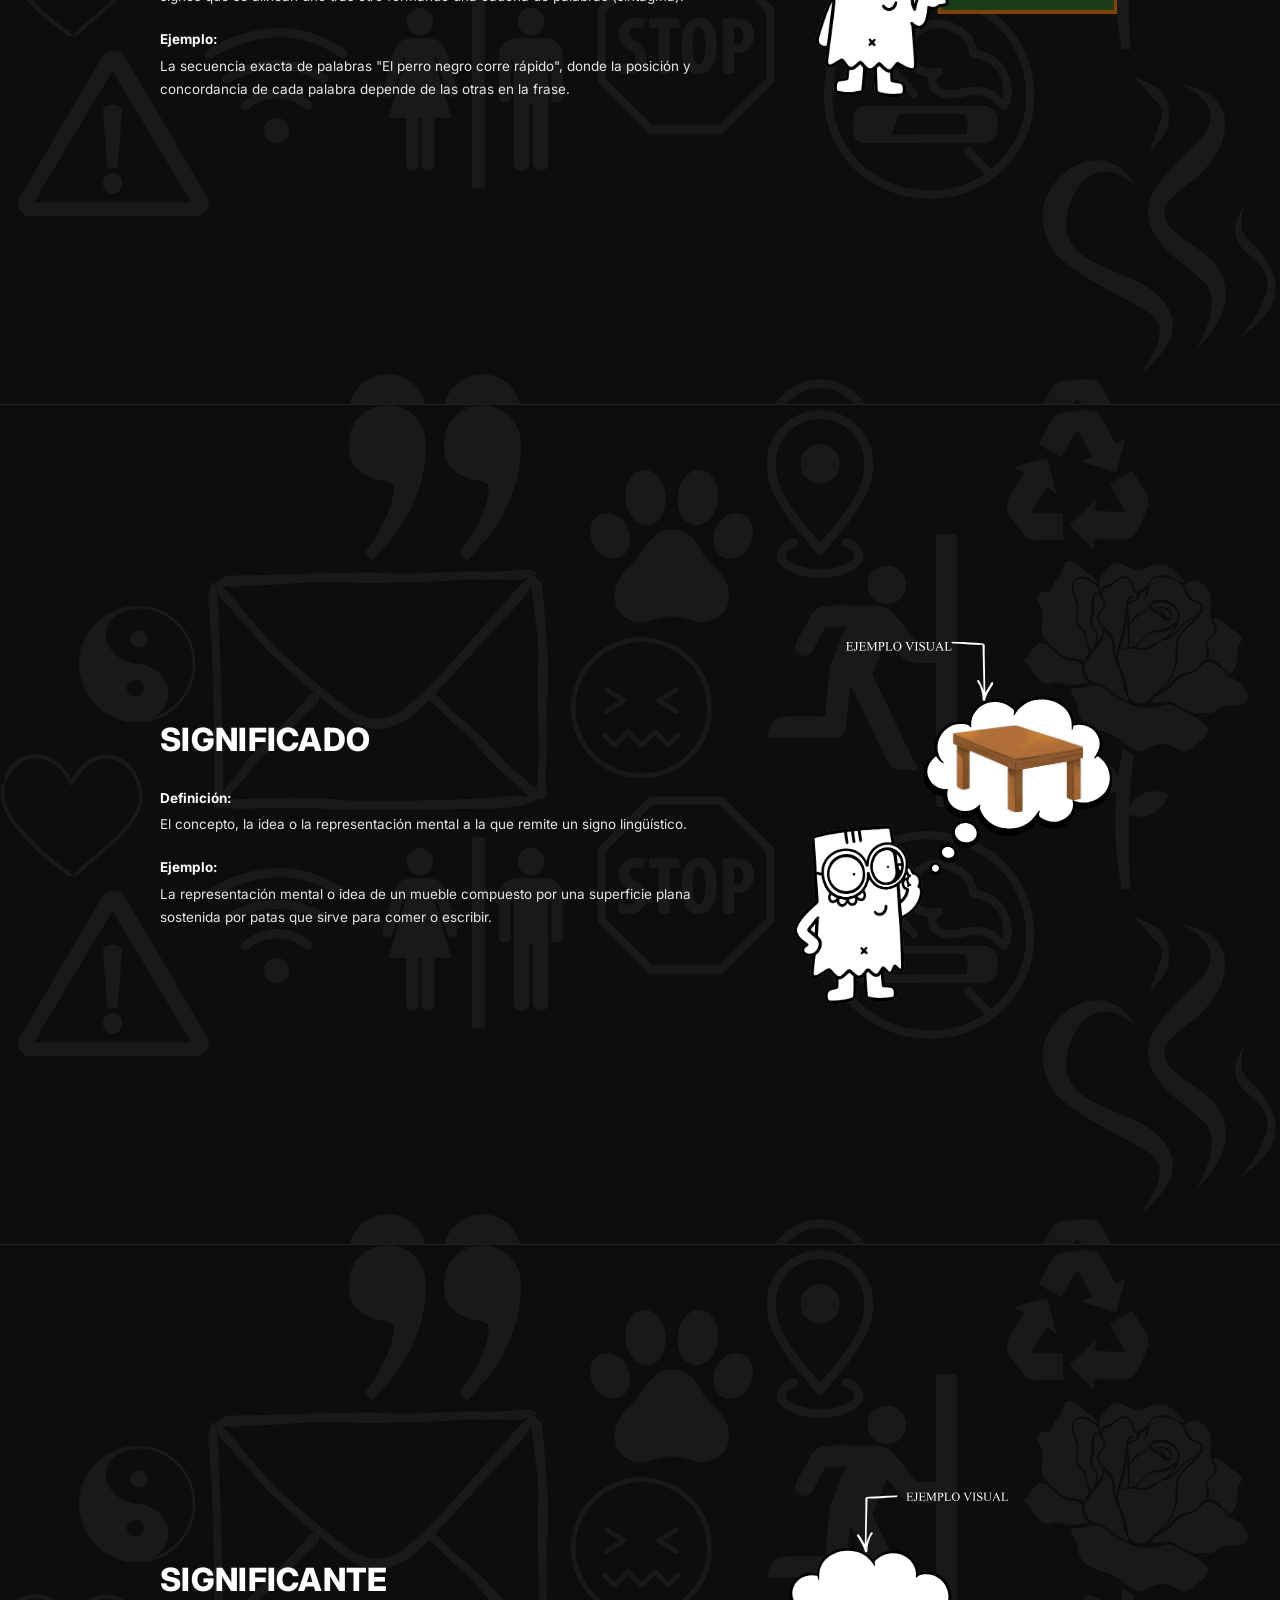
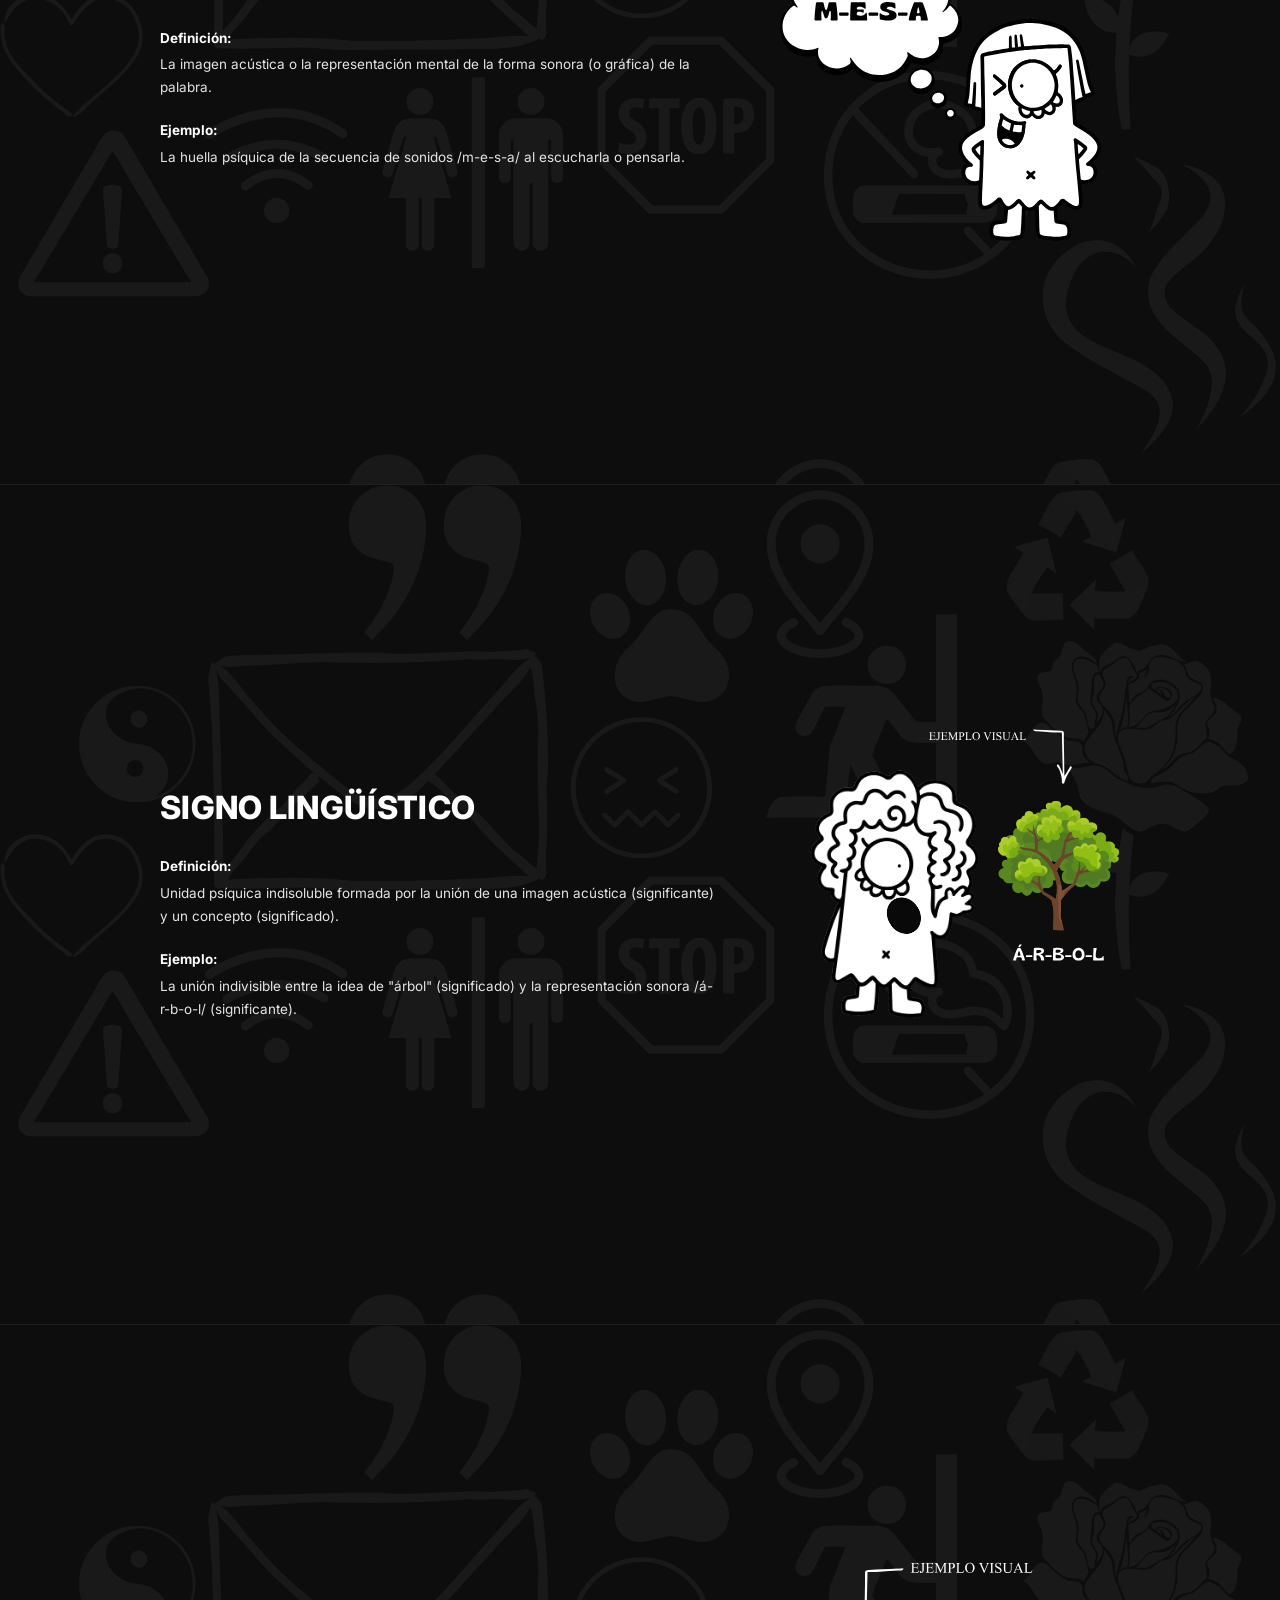
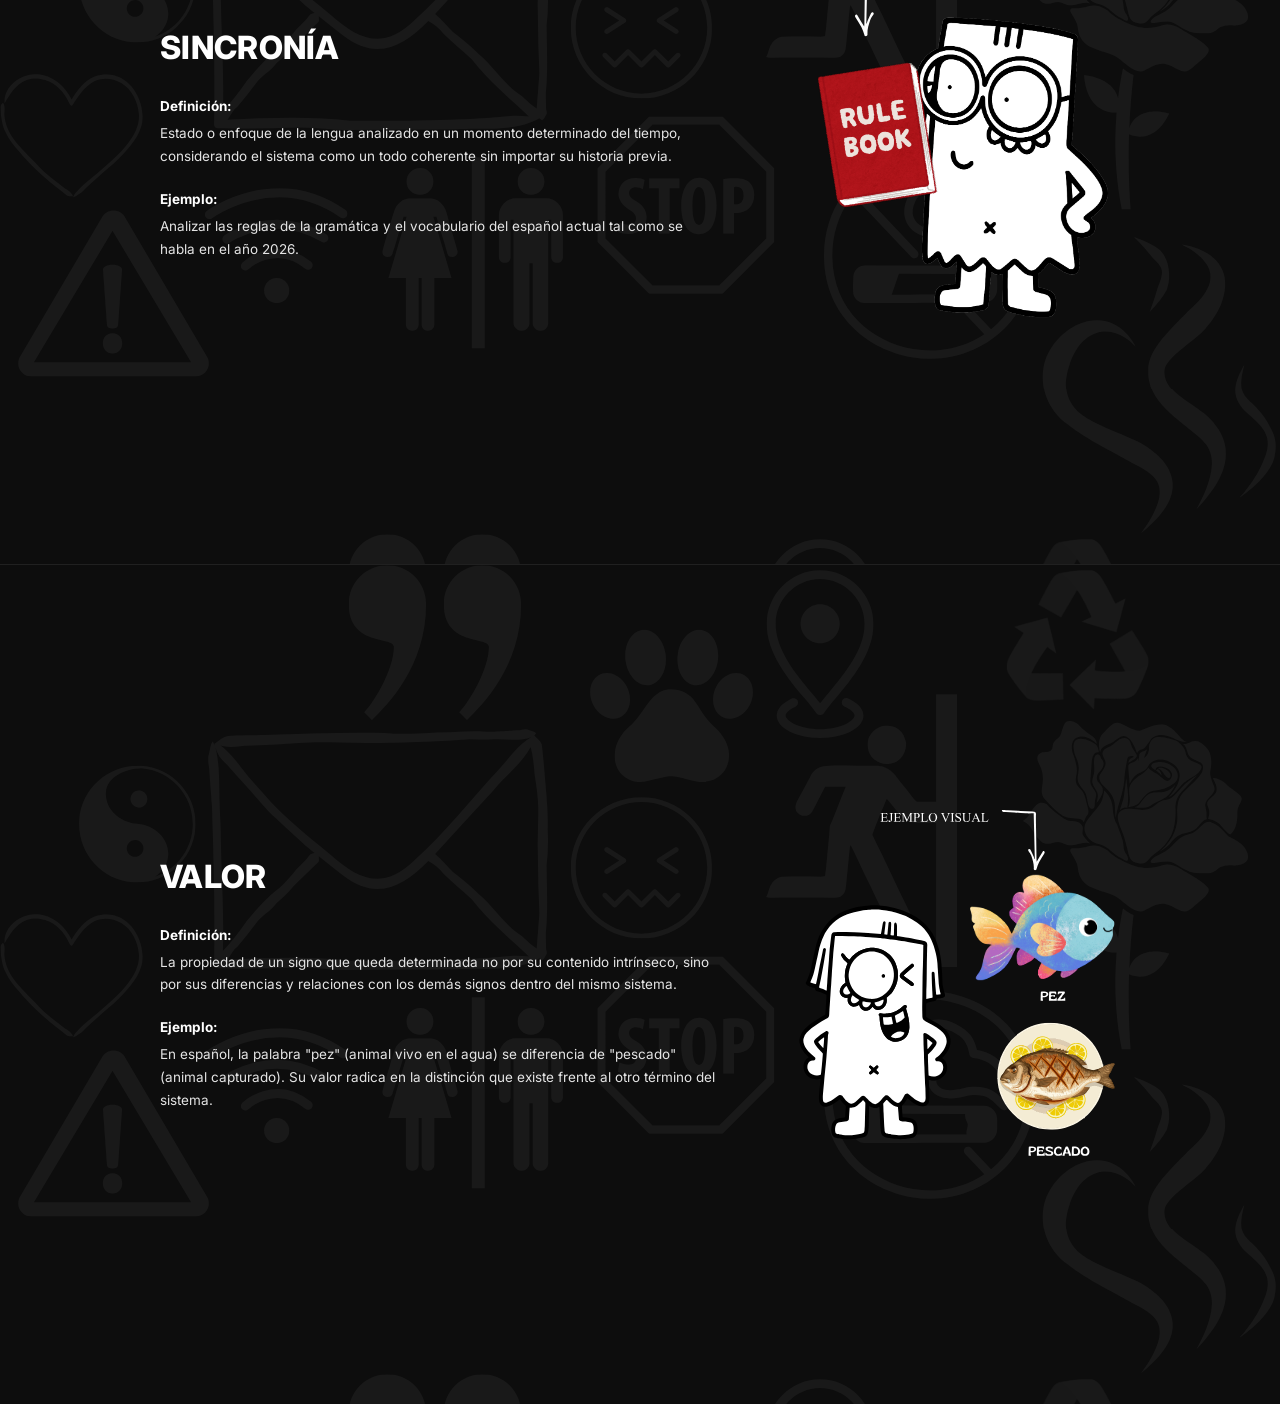
<file: ferdinand-de-saussure.html>
<!DOCTYPE html>
<html lang="es">
<head>
<meta charset="UTF-8">
<title>Ferdinand de Saussure - SIGNIA</title>
<meta name="viewport" content="width=device-width, initial-scale=1.0">
<link rel="preconnect" href="https://fonts.googleapis.com">
<link rel="preconnect" href="https://fonts.gstatic.com" crossorigin>
<link href="https://fonts.googleapis.com/css2?family=Playfair+Display:wght@500;600&family=Inter:wght@400;500;600;800&display=swap" rel="stylesheet">
<link rel="stylesheet" href="style.css">
</head>
<body>

<header class="nav">
  <div class="brandmark">
    <img src="Logo.svg" alt="Logo">
  </div>

  <button class="menu-toggle" id="menuToggle" aria-label="Abrir menú" aria-expanded="false">
    <span></span><span></span><span></span>
  </button>

  <nav class="links" id="navLinks">
    <a href="index.html">Inicio</a>
    <a href="acerca.html">Acerca</a>

    <div class="dropdown">
      <a href="contenido.html" class="dropdown-toggle" aria-expanded="false">
        Contenido
        <svg class="dropdown-arrow" width="10" height="6" viewBox="0 0 10 6" fill="none" xmlns="http://www.w3.org/2000/svg">
          <path d="M1 1l4 4 4-4" stroke="currentColor" stroke-width="1.5" stroke-linecap="round" stroke-linejoin="round"/>
        </svg>
      </a>
      <div class="dropdown-menu">

        <a href="conceptos-semioticos.html" class="dropdown-link">Conceptos semióticos</a>

        <div class="dropdown-sub">
          <span class="dropdown-subtitle">Filósofos de la semiótica</span>
          <a href="charles-sanders-peirce.html">Charles Sanders Peirce</a>
          <a href="ferdinand-de-saussure.html">Ferdinand de Saussure</a>
          <a href="roland-barthes.html">Roland Barthes</a>
          <a href="umberto-eco.html">Umberto Eco</a>
                    <a href="conceptos-de-publicidad.html">Conceptos de publicidad</a>
        </div>

        <div class="dropdown-sub">
  <span class="dropdown-subtitle">Arquetipos</span>
  <a href="arquetipos.html#el-amante">El Amante</a>
  <a href="arquetipos.html#el-amigo">El Amigo</a>
  <a href="arquetipos.html#el-bufon">El Bufón</a>
  <a href="arquetipos.html#el-creador">El Creador</a>
  <a href="arquetipos.html#el-cuidador">El Cuidador</a>
  <a href="arquetipos.html#el-explorador">El Explorador</a>
  <a href="arquetipos.html#el-gobernante">El Gobernante</a>
  <a href="arquetipos.html#el-heroe">El Héroe</a>
  <a href="arquetipos.html#el-inocente">El Inocente</a>
  <a href="arquetipos.html#el-mago">El Mago</a>
  <a href="arquetipos.html#el-rebelde">El Rebelde</a>
  <a href="arquetipos.html#el-sabio">El Sabio</a>
</div>

      </div>
    </div>

    <a href="universo.html">Universo de Signia</a>
    <a href="marcas.html">10 Marcas</a>
    <a href="otros.html">Otros</a>
  </nav>

  <div class="nav-spacer"></div>
</header>

<!-- ===================== ÍNDICE ===================== -->
<section class="contenido-section" id="indice">

  <div class="contenido-left">
    <h1 class="contenido-title">Conceptos de Ferdinand de Saussure</h1>

    <div class="glossary-columns">

      <div class="glossary-group">
        <span class="letter">A</span>
        <ul>
          <li><a href="#arbitrariedad">Arbitrariedad</a></li>
        </ul>
      </div>

      <div class="glossary-group">
        <span class="letter">D</span>
        <ul>
          <li><a href="#diacronia">Diacronía</a></li>
        </ul>
      </div>

      <div class="glossary-group">
        <span class="letter">H</span>
        <ul>
          <li><a href="#habla">Habla</a></li>
        </ul>
      </div>

      <div class="glossary-group">
        <span class="letter">L</span>
        <ul>
          <li><a href="#lengua">Lengua</a></li>
          <li><a href="#linealidad">Linealidad</a></li>
        </ul>
      </div>

      <div class="glossary-group">
        <span class="letter">R</span>
        <ul>
          <li><a href="#relaciones-paradigmaticas">Relaciones paradigmáticas</a></li>
          <li><a href="#relaciones-sintagmaticas">Relaciones sintagmáticas</a></li>
        </ul>
      </div>

      <div class="glossary-group">
        <span class="letter">S</span>
        <ul>
          <li><a href="#significado">Significado</a></li>
          <li><a href="#significante">Significante</a></li>
          <li><a href="#signo-linguistico">Signo lingüístico</a></li>
          <li><a href="#sincronia">Sincronía</a></li>
        </ul>
      </div>

      <div class="glossary-group">
        <span class="letter">V</span>
        <ul>
          <li><a href="#valor">Valor</a></li>
        </ul>
      </div>

    </div>
  </div>

  <div class="contenido-mascots">
    <img src="ferdin.svg" alt="Ferdinand de Saussure con los personajes de Signia">
  </div>

</section>

<!-- ===================== ARBITRARIEDAD ===================== -->
<section class="term-section" id="arbitrariedad">
  <div class="term-text">
    <h1 class="term-title">Arbitrariedad</h1>
    <p><strong>Definición:</strong>Significa que no existe una relación natural entre el significante y el significado.</p>
    <p><strong>Ejemplo:</strong>A un animal cuadrúpedo que ladra se le llama "perro" en español, "dog" en inglés y "chien" en francés ninguna de estas palabras tiene un vínculo físico o directo con el animal.</p>
  </div>
  <div class="term-visual">
    <img src="arbietrariedad2.svg" alt="Ejemplo visual: Arbitrariedad">
  </div>
</section>

<!-- ===================== DIACRONÍA ===================== -->
<section class="term-section" id="diacronia">
  <div class="term-text">
    <h1 class="term-title">Diacronía</h1>
    <p><strong>Definición:</strong>Estudia la lengua a través del tiempo, observando sus cambios y evolución histórica.</p>
    <p><strong>Ejemplo:</strong>Estudiar cómo la palabra latina "filius" evolucionó a lo largo de los siglos hasta convertirse en "hijo" en el español actual.</p>
  </div>
  <div class="term-visual">
    <img src="diacronia2.svg" alt="Ejemplo visual: Diacronía">
  </div>
</section>

<!-- ===================== HABLA ===================== -->
<section class="term-section" id="habla">
  <div class="term-text">
    <h1 class="term-title">Habla</h1>
    <p><strong>Definición:</strong>La ejecución individual, concreta y voluntaria del sistema de la lengua por parte de un hablante en un momento dado.</p>
    <p><strong>Ejemplo:</strong>La forma exacta, con su tono de voz, pronunciación y ritmo, en la que tú dices la frase "Hola, ¿cómo estás?" en este instante.</p>
  </div>
  <div class="term-visual">
    <img src="habla.svg" alt="Ejemplo visual: Habla">
  </div>
</section>

<!-- ===================== LENGUA ===================== -->
<section class="term-section" id="lengua">
  <div class="term-text">
    <h1 class="term-title">Lengua</h1>
    <p><strong>Definición:</strong>Es el sistema social de signos y reglas compartido por una comunidad de hablantes.</p>
    <p><strong>Ejemplo:</strong>El idioma español con su vocabulario y sus reglas de gramática que compartimos todos los hispanohablantes.</p>
  </div>
  <div class="term-visual">
    <img src="lengua2.svg" alt="Ejemplo visual: Lengua">
  </div>
</section>

<!-- ===================== LINEALIDAD ===================== -->
<section class="term-section" id="linealidad">
  <div class="term-text">
    <h1 class="term-title">Linealidad</h1>
    <p><strong>Definición:</strong>Característica del significante de desenvolverse exclusivamente en la dimensión del tiempo. Los sonidos o letras se emiten uno tras otro en una secuencia lineal sin poder superponerse.</p>
    <p><strong>Ejemplo:</strong>Para pronunciar la palabra "sol", debes decir primero la /s/, luego la /o/ y finalmente la /l/; no se pueden emitir todos los sonidos al mismo tiempo.</p>
  </div>
  <div class="term-visual">
    <img src="linealidad.svg" alt="Ejemplo visual: Linealidad">
  </div>
</section>

<!-- ===================== RELACIONES PARADIGMÁTICAS ===================== -->
<section class="term-section" id="relaciones-paradigmaticas">
  <div class="term-text">
    <h1 class="term-title">Relaciones paradigmáticas</h1>
    <p><strong>Definición:</strong>Relaciones de sustitución en "ausencia" (in absentia) entre elementos lingüísticos que comparten la misma categoría o función y que podrían ocupar la misma posición en una oración.</p>
    <p><strong>Ejemplo:</strong>En la oración "El gato duerme", puedes sustituir "gato" por "perro", "niño" o "león". Esos términos forman un paradigma.</p>
  </div>
  <div class="term-visual">
    <img src="relacionesparadiagmaticas.svg" alt="Ejemplo visual: Relaciones paradigmáticas">
  </div>
</section>

<!-- ===================== RELACIONES SINTAGMÁTICAS ===================== -->
<section class="term-section" id="relaciones-sintagmaticas">
  <div class="term-text">
    <h1 class="term-title">Relaciones sintagmáticas</h1>
    <p><strong>Definición:</strong>Relaciones de combinación en "presencia" (in praesentia) que se establecen entre los signos que se alinean uno tras otro formando una cadena de palabras (sintagma).</p>
    <p><strong>Ejemplo:</strong>La secuencia exacta de palabras "El perro negro corre rápido", donde la posición y concordancia de cada palabra depende de las otras en la frase.</p>
  </div>
  <div class="term-visual">
    <img src="rELACIONES SINTAGMÁTICAS.svg" alt="Ejemplo visual: Relaciones sintagmáticas">
  </div>
</section>

<!-- ===================== SIGNIFICADO ===================== -->
<section class="term-section" id="significado">
  <div class="term-text">
    <h1 class="term-title">Significado</h1>
    <p><strong>Definición:</strong>El concepto, la idea o la representación mental a la que remite un signo lingüístico.</p>
    <p><strong>Ejemplo:</strong>La representación mental o idea de un mueble compuesto por una superficie plana sostenida por patas que sirve para comer o escribir.</p>
  </div>
  <div class="term-visual">
    <img src="significado2.svg" alt="Ejemplo visual: Significado">
  </div>
</section>

<!-- ===================== SIGNIFICANTE ===================== -->
<section class="term-section" id="significante">
  <div class="term-text">
    <h1 class="term-title">Significante</h1>
    <p><strong>Definición:</strong>La imagen acústica o la representación mental de la forma sonora (o gráfica) de la palabra.</p>
    <p><strong>Ejemplo:</strong>La huella psíquica de la secuencia de sonidos /m-e-s-a/ al escucharla o pensarla.</p>
  </div>
  <div class="term-visual">
    <img src="significante2.svg" alt="Ejemplo visual: Significante">
  </div>
</section>

<!-- ===================== SIGNO LINGÜÍSTICO ===================== -->
<section class="term-section" id="signo-linguistico">
  <div class="term-text">
    <h1 class="term-title">Signo lingüístico</h1>
    <p><strong>Definición:</strong>Unidad psíquica indisoluble formada por la unión de una imagen acústica (significante) y un concepto (significado).</p>
    <p><strong>Ejemplo:</strong>La unión indivisible entre la idea de "árbol" (significado) y la representación sonora /á-r-b-o-l/ (significante).</p>
  </div>
  <div class="term-visual">
    <img src="SIGNO LINGüíSTICO2.svg" alt="Ejemplo visual: Signo lingüístico">
  </div>
</section>

<!-- ===================== SINCRONÍA ===================== -->
<section class="term-section" id="sincronia">
  <div class="term-text">
    <h1 class="term-title">Sincronía</h1>
    <p><strong>Definición:</strong>Estado o enfoque de la lengua analizado en un momento determinado del tiempo, considerando el sistema como un todo coherente sin importar su historia previa.</p>
    <p><strong>Ejemplo:</strong>Analizar las reglas de la gramática y el vocabulario del español actual tal como se habla en el año 2026.</p>
  </div>
  <div class="term-visual">
    <img src="Sincronía2.svg" alt="Ejemplo visual: Sincronía">
  </div>
</section>

<!-- ===================== VALOR ===================== -->
<section class="term-section" id="valor">
  <div class="term-text">
    <h1 class="term-title">Valor</h1>
    <p><strong>Definición:</strong>La propiedad de un signo que queda determinada no por su contenido intrínseco, sino por sus diferencias y relaciones con los demás signos dentro del mismo sistema.</p>
    <p><strong>Ejemplo:</strong>En español, la palabra "pez" (animal vivo en el agua) se diferencia de "pescado" (animal capturado). Su valor radica en la distinción que existe frente al otro término del sistema.</p>
  </div>
  <div class="term-visual">
    <img src="valor2.svg" alt="Ejemplo visual: Valor">
  </div>
</section>

<script src="script.js"></script>
</body>
</html>
</file>
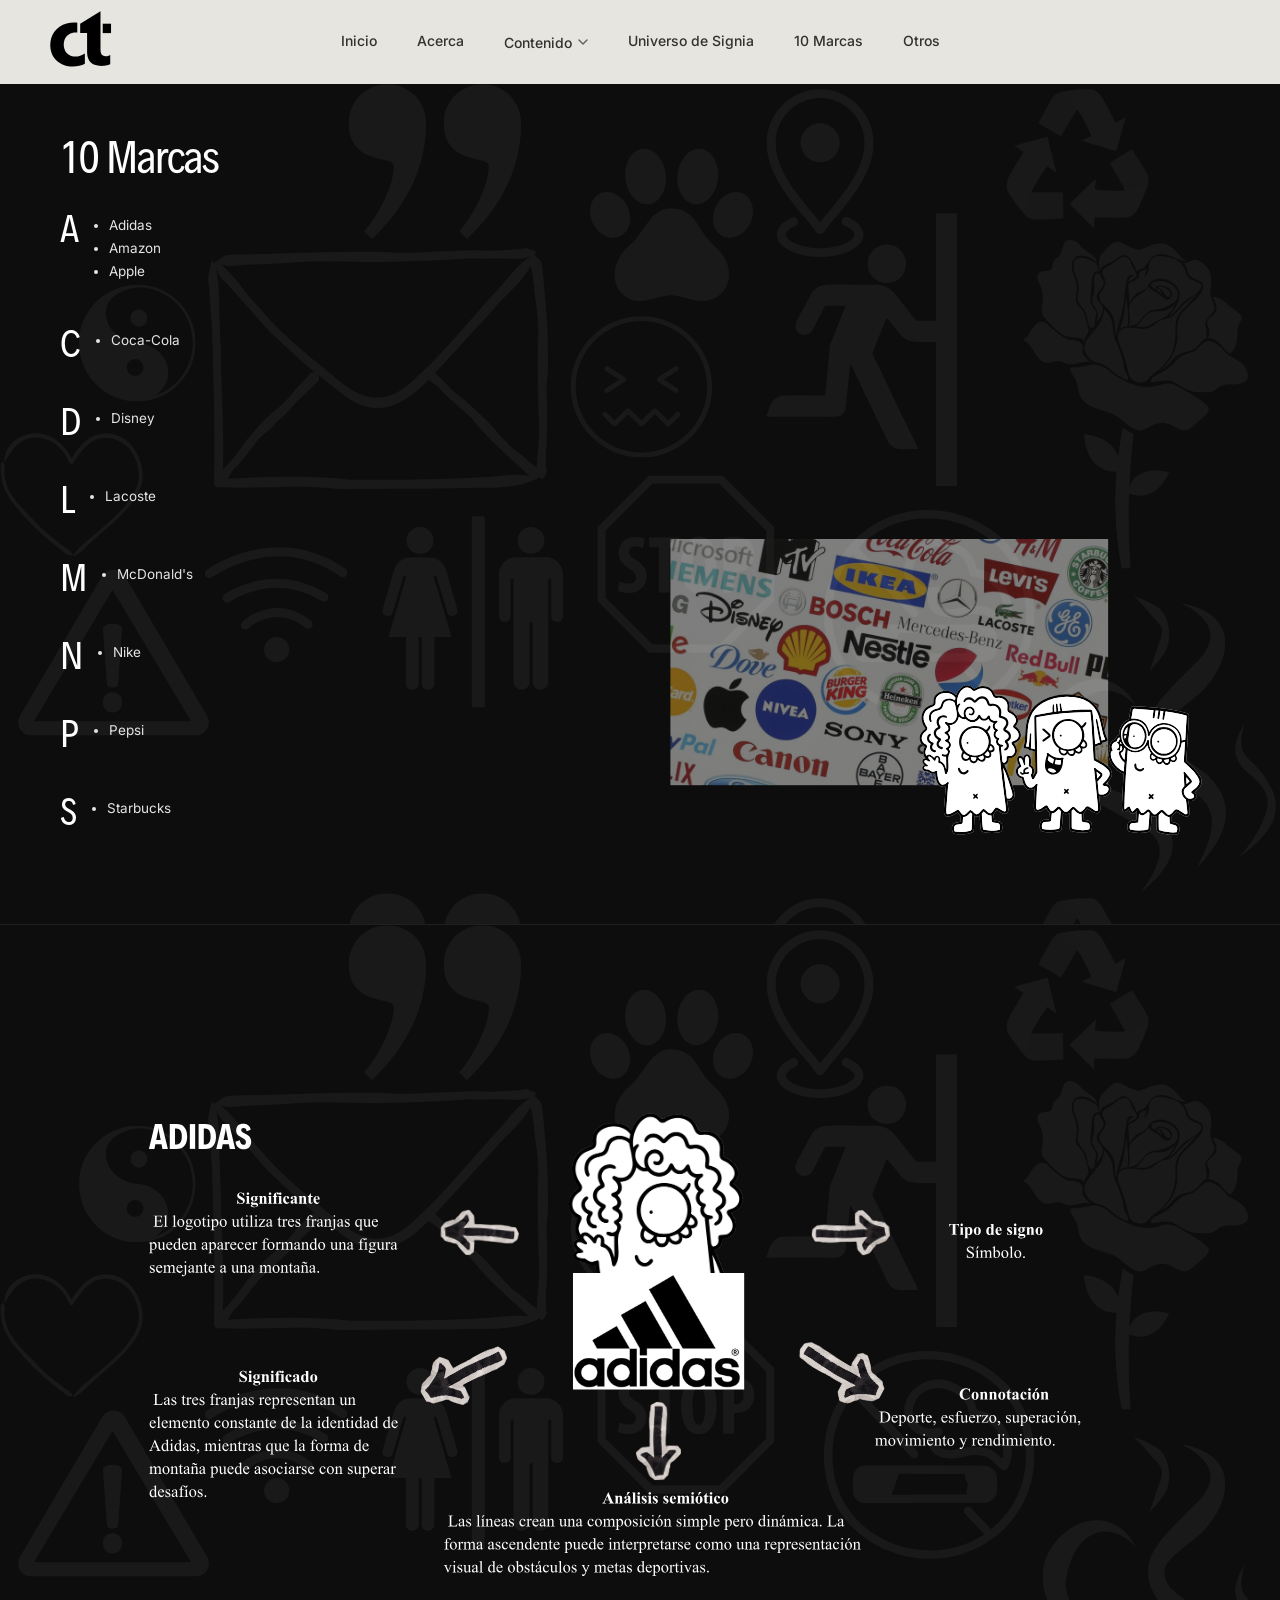
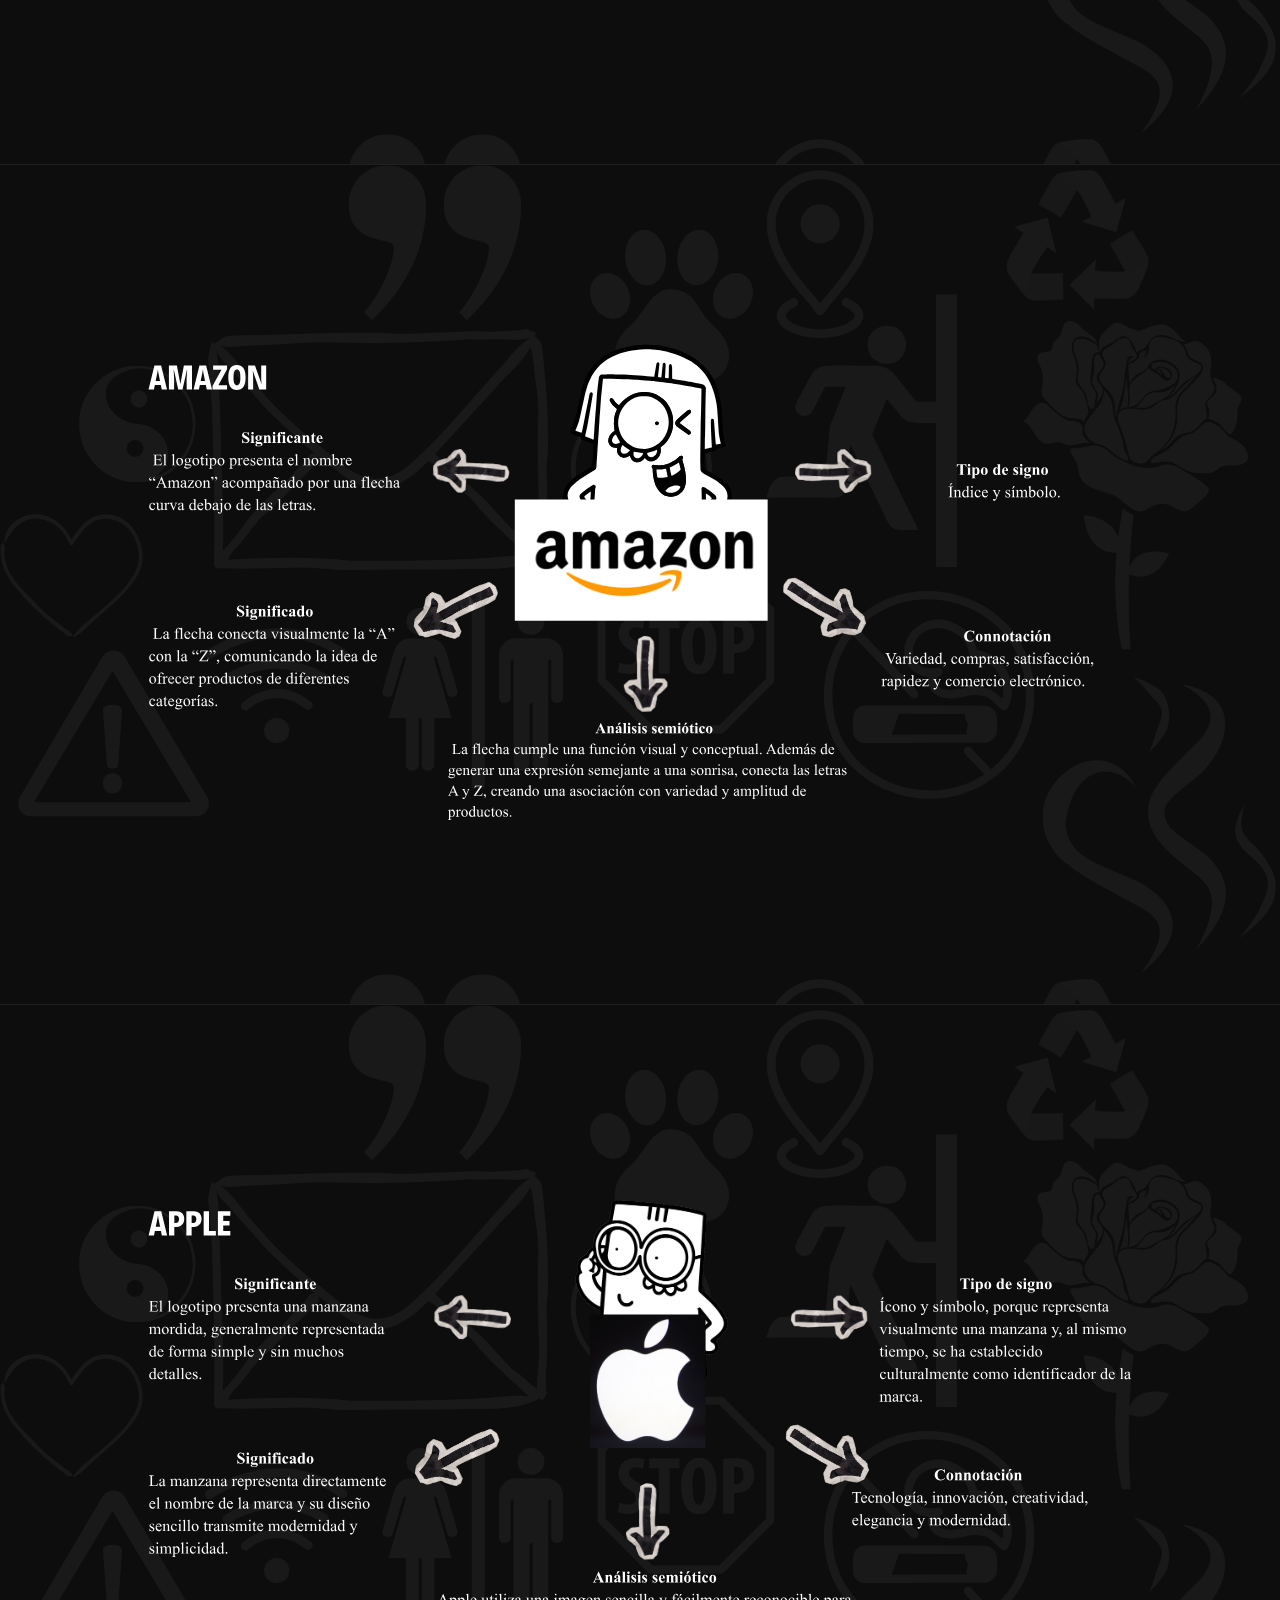
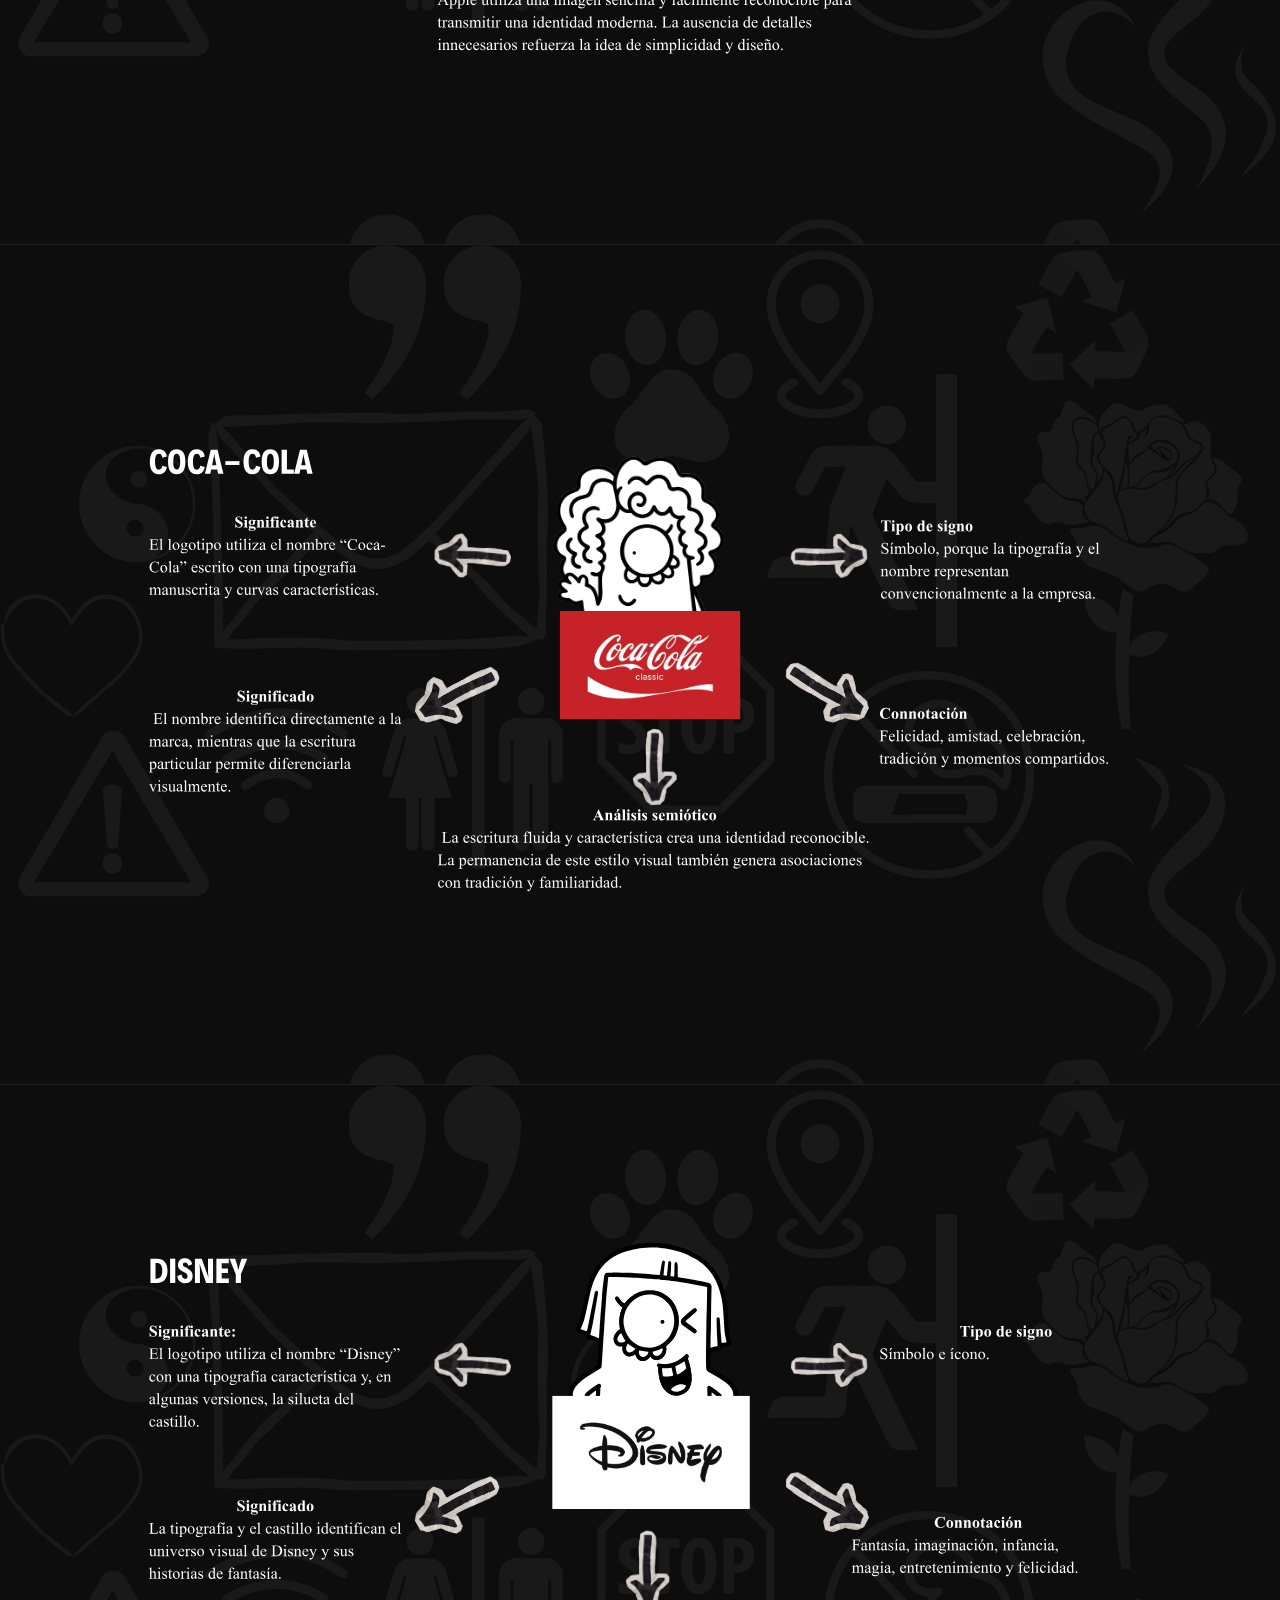
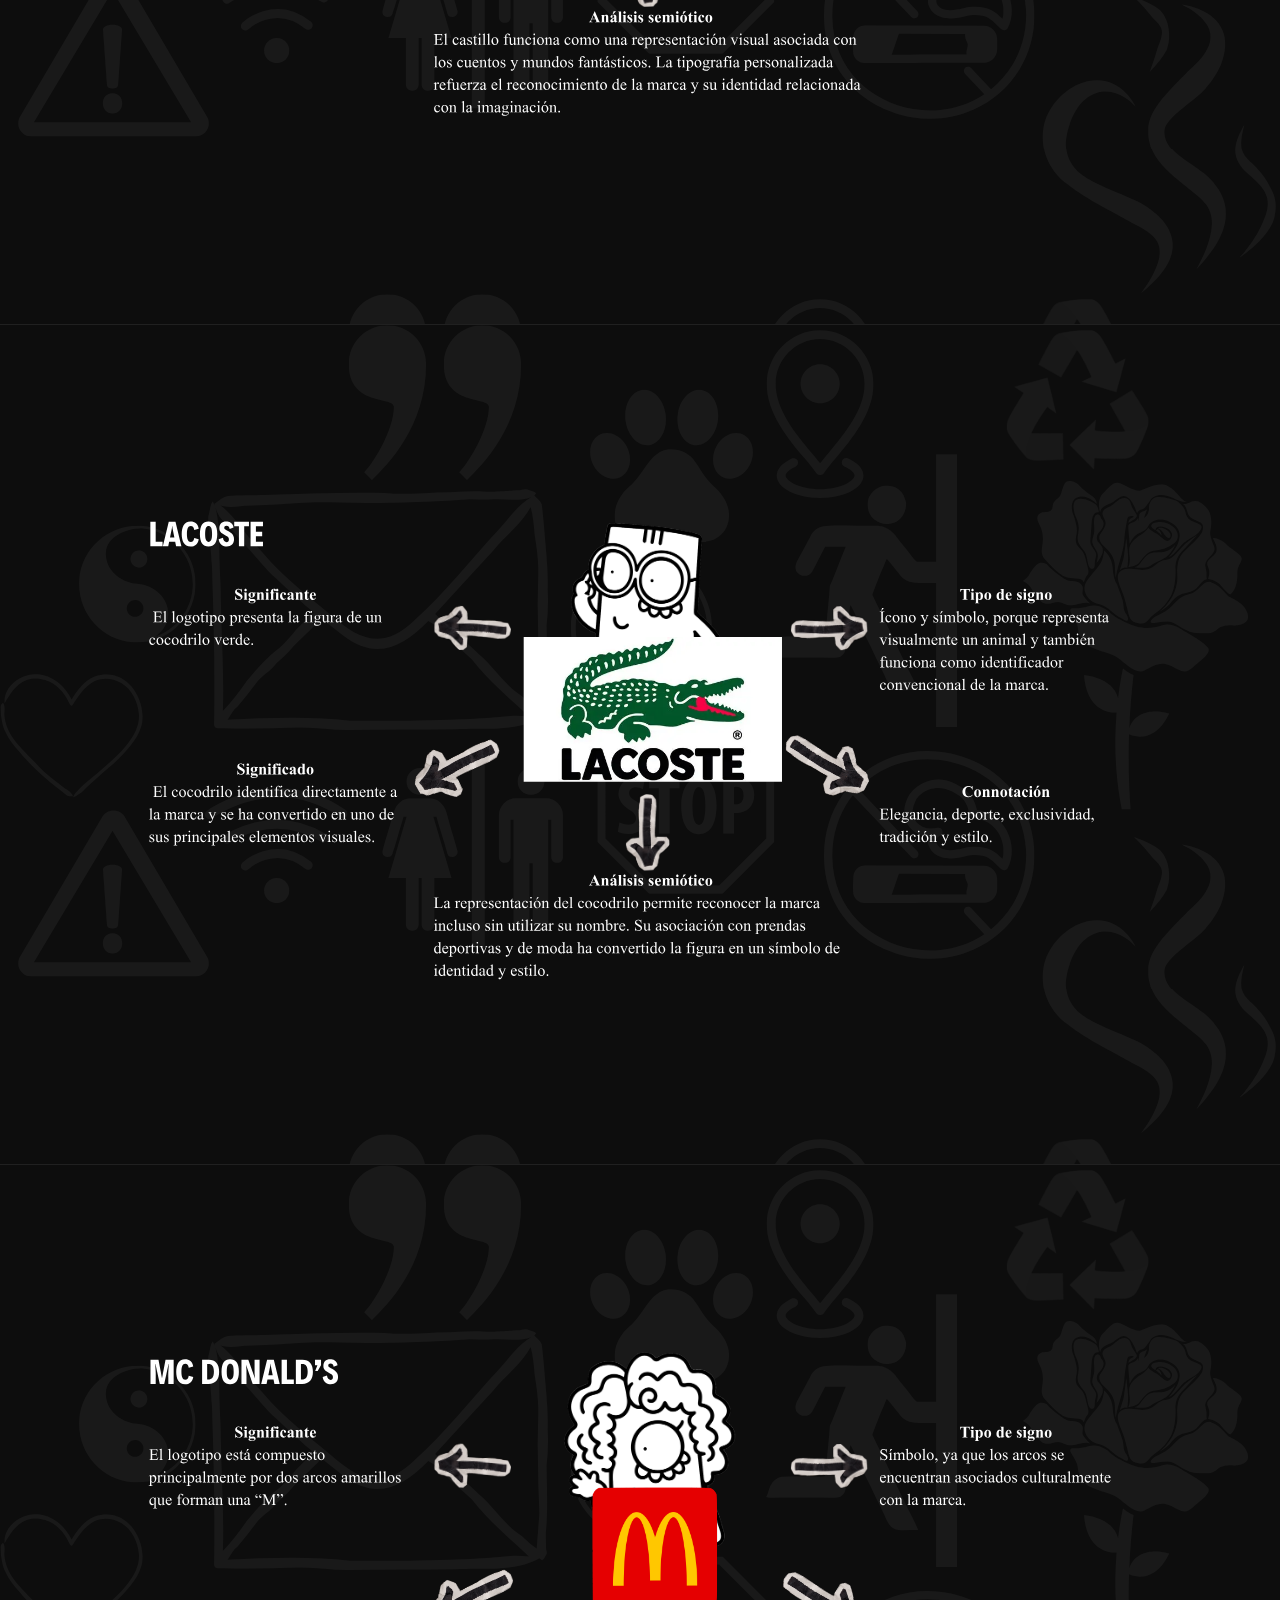
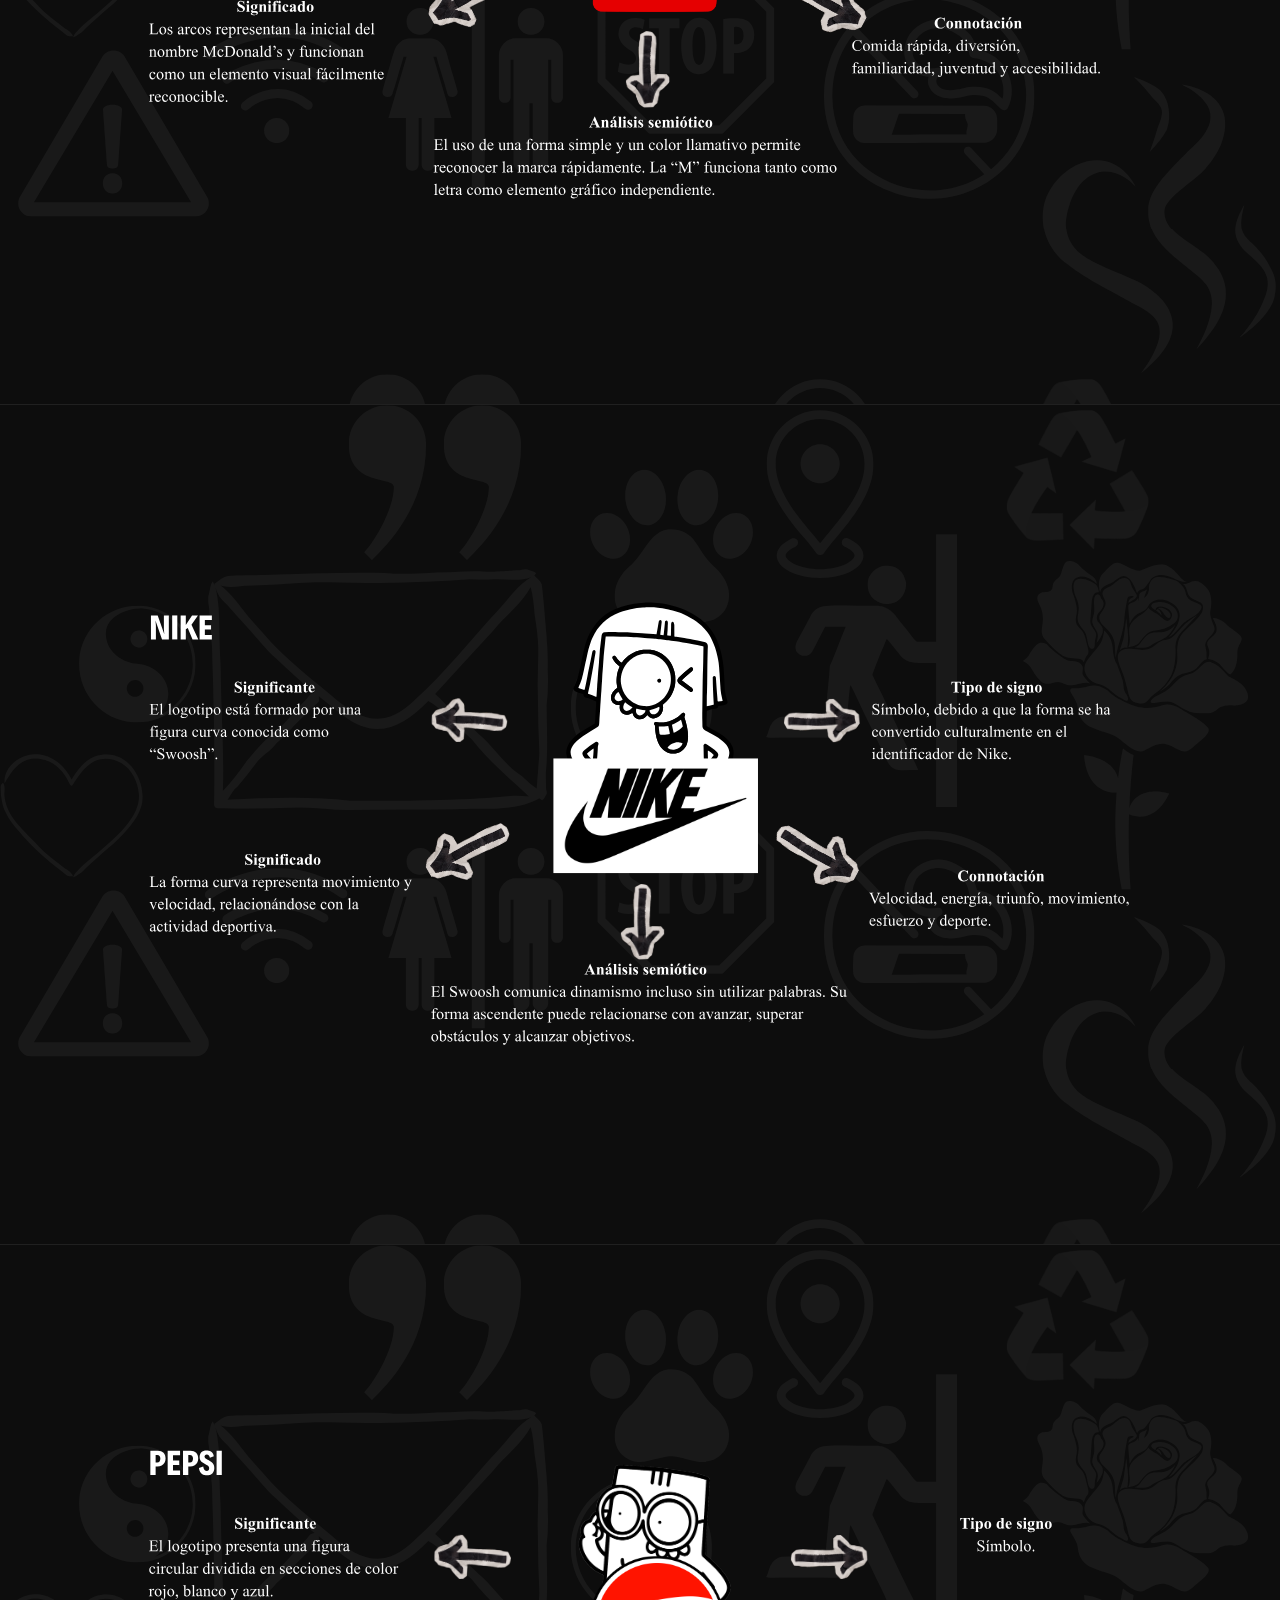
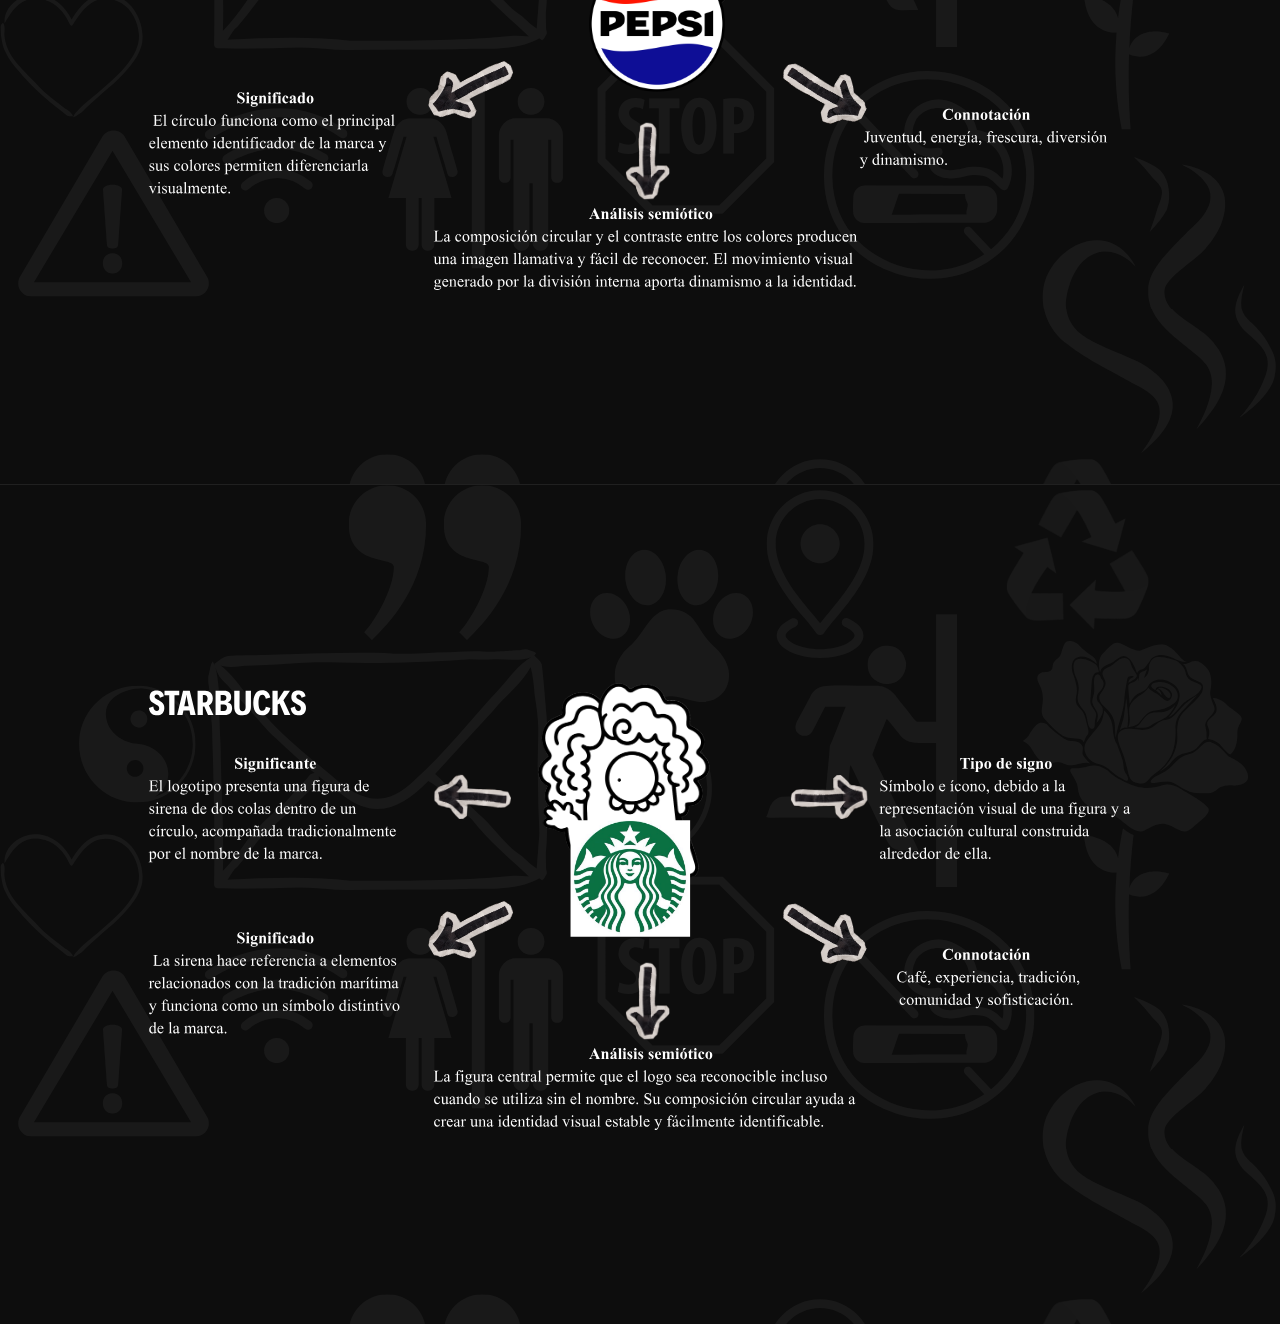
<file: marcas.html>
<!DOCTYPE html>
<html lang="es">
<head>
<meta charset="UTF-8">
<title>10 Marcas — Signia</title>
<meta name="viewport" content="width=device-width, initial-scale=1.0">
<link rel="preconnect" href="https://fonts.googleapis.com">
<link rel="preconnect" href="https://fonts.gstatic.com" crossorigin>
<link href="https://fonts.googleapis.com/css2?family=Playfair+Display:wght@500;600&family=Inter:wght@400;500;600;800&display=swap" rel="stylesheet">
<link rel="stylesheet" href="style.css">
</head>
<body>

<header class="nav">
  <div class="brandmark">
    <img src="Logo.svg" alt="Logo">
  </div>

  <button class="menu-toggle" id="menuToggle" aria-label="Abrir menú" aria-expanded="false">
    <span></span><span></span><span></span>
  </button>

  <nav class="links" id="navLinks">
    <a href="index.html">Inicio</a>
    <a href="acerca.html">Acerca</a>

    <div class="dropdown">
      <a href="contenido.html" class="dropdown-toggle" aria-expanded="false">
        Contenido
        <svg class="dropdown-arrow" width="10" height="6" viewBox="0 0 10 6" fill="none" xmlns="http://www.w3.org/2000/svg">
          <path d="M1 1l4 4 4-4" stroke="currentColor" stroke-width="1.5" stroke-linecap="round" stroke-linejoin="round"/>
        </svg>
      </a>
      <div class="dropdown-menu">
        <a href="conceptos-semioticos.html" class="dropdown-link">Conceptos semióticos</a>
        
        <div class="dropdown-sub">
          <span class="dropdown-subtitle">Filósofos de la semiótica</span>
          <a href="charles-sanders-peirce.html">Charles Sanders Peirce</a>
          <a href="ferdinand-de-saussure.html">Ferdinand de Saussure</a>
          <a href="roland-barthes.html">Roland Barthes</a>
          <a href="umberto-eco.html">Umberto Eco</a>
                    <a href="conceptos-de-publicidad.html">Conceptos de publicidad</a>
        </div>
        
        <div class="dropdown-sub">
          <span class="dropdown-subtitle">Arquetipos</span>
          <a href="arquetipos.html#el-amante">El Amante</a>
          <a href="arquetipos.html#el-amigo">El Amigo</a>
          <a href="arquetipos.html#el-bufon">El Bufón</a>
          <a href="arquetipos.html#el-creador">El Creador</a>
          <a href="arquetipos.html#el-cuidador">El Cuidador</a>
          <a href="arquetipos.html#el-explorador">El Explorador</a>
          <a href="arquetipos.html#el-gobernante">El Gobernante</a>
          <a href="arquetipos.html#el-heroe">El Héroe</a>
          <a href="arquetipos.html#el-inocente">El Inocente</a>
          <a href="arquetipos.html#el-mago">El Mago</a>
          <a href="arquetipos.html#el-rebelde">El Rebelde</a>
          <a href="arquetipos.html#el-sabio">El Sabio</a>
        </div>
      </div>
    </div>

    <a href="universo.html">Universo de Signia</a>
    <a href="marcas.html">10 Marcas</a>
    <a href="otros.html">Otros</a>
  </nav>

  <div class="nav-spacer"></div>
</header>

<!-- ===================== ÍNDICE / 10 MARCAS ===================== -->
<section class="contenido-section" id="marcas">

  <div class="contenido-left">
    <h1 class="contenido-title">10 Marcas</h1>

    <div class="marcas-columns">

      <div class="glossary-group">
        <span class="letter">A</span>
        <ul>
          <li><a href="#adidas">Adidas</a></li>
          <li><a href="#amazon">Amazon</a></li>
          <li><a href="#apple">Apple</a></li>
        </ul>
      </div>

      <div class="glossary-group">
        <span class="letter">C</span>
        <ul>
          <li><a href="#coca-cola">Coca-Cola</a></li>
        </ul>
      </div>

      <div class="glossary-group">
        <span class="letter">D</span>
        <ul>
          <li><a href="#disney">Disney</a></li>
        </ul>
      </div>

      <div class="glossary-group">
        <span class="letter">L</span>
        <ul>
          <li><a href="#lacoste">Lacoste</a></li>
        </ul>
      </div>

      <div class="glossary-group">
        <span class="letter">M</span>
        <ul>
          <li><a href="#mcdonalds">McDonald's</a></li>
        </ul>
      </div>

      <div class="glossary-group">
        <span class="letter">N</span>
        <ul>
          <li><a href="#nike">Nike</a></li>
        </ul>
      </div>

      <div class="glossary-group">
        <span class="letter">P</span>
        <ul>
          <li><a href="#pepsi">Pepsi</a></li>
        </ul>
      </div>

      <div class="glossary-group">
        <span class="letter">S</span>
        <ul>
          <li><a href="#starbucks">Starbucks</a></li>
        </ul>
      </div>

    </div>
  </div>

  <div class="contenido-mascots">
    <img src="marca1.svg" alt="Logos de marcas y personajes Signia">
  </div>

</section>

<!-- ===================== ADIDAS ===================== -->
<section class="marca-section" id="adidas">
  <img class="marca-diagram-img" src="adidas.svg" alt="Análisis semiótico de Adidas">
</section>

<!-- ===================== AMAZON ===================== -->
<section class="marca-section" id="amazon">
  <img class="marca-diagram-img" src="amazon.svg" alt="Análisis semiótico de Amazon">
</section>

<!-- ===================== APPLE ===================== -->
<section class="marca-section" id="apple">
  <img class="marca-diagram-img" src="apple.svg" alt="Análisis semiótico de Apple">
</section>

<!-- ===================== COCA-COLA ===================== -->
<section class="marca-section" id="coca-cola">
  <img class="marca-diagram-img" src="coca.svg" alt="Análisis semiótico de Coca-Cola">
</section>

<!-- ===================== DISNEY ===================== -->
<section class="marca-section" id="disney">
  <img class="marca-diagram-img" src="disney.svg" alt="Análisis semiótico de Disney">
</section>

<!-- ===================== LACOSTE ===================== -->
<section class="marca-section" id="lacoste">
  <img class="marca-diagram-img" src="lacoste.svg" alt="Análisis semiótico de Lacoste">
</section>

<!-- ===================== MCDONALD'S ===================== -->
<section class="marca-section" id="mcdonalds">
  <img class="marca-diagram-img" src="mcdonals.svg" alt="Análisis semiótico de McDonald's">
</section>

<!-- ===================== NIKE ===================== -->
<section class="marca-section" id="nike">
  <img class="marca-diagram-img" src="nike.svg" alt="Análisis semiótico de Nike">
</section>

<!-- ===================== PEPSI ===================== -->
<section class="marca-section" id="pepsi">
  <img class="marca-diagram-img" src="pepsi.svg" alt="Análisis semiótico de Pepsi">
</section>

<!-- ===================== STARBUCKS ===================== -->
<section class="marca-section" id="starbucks">
  <img class="marca-diagram-img" src="starbucks.svg" alt="Análisis semiótico de Starbucks">
</section>

<script src="script.js"></script>
</body>
</html>
</file>
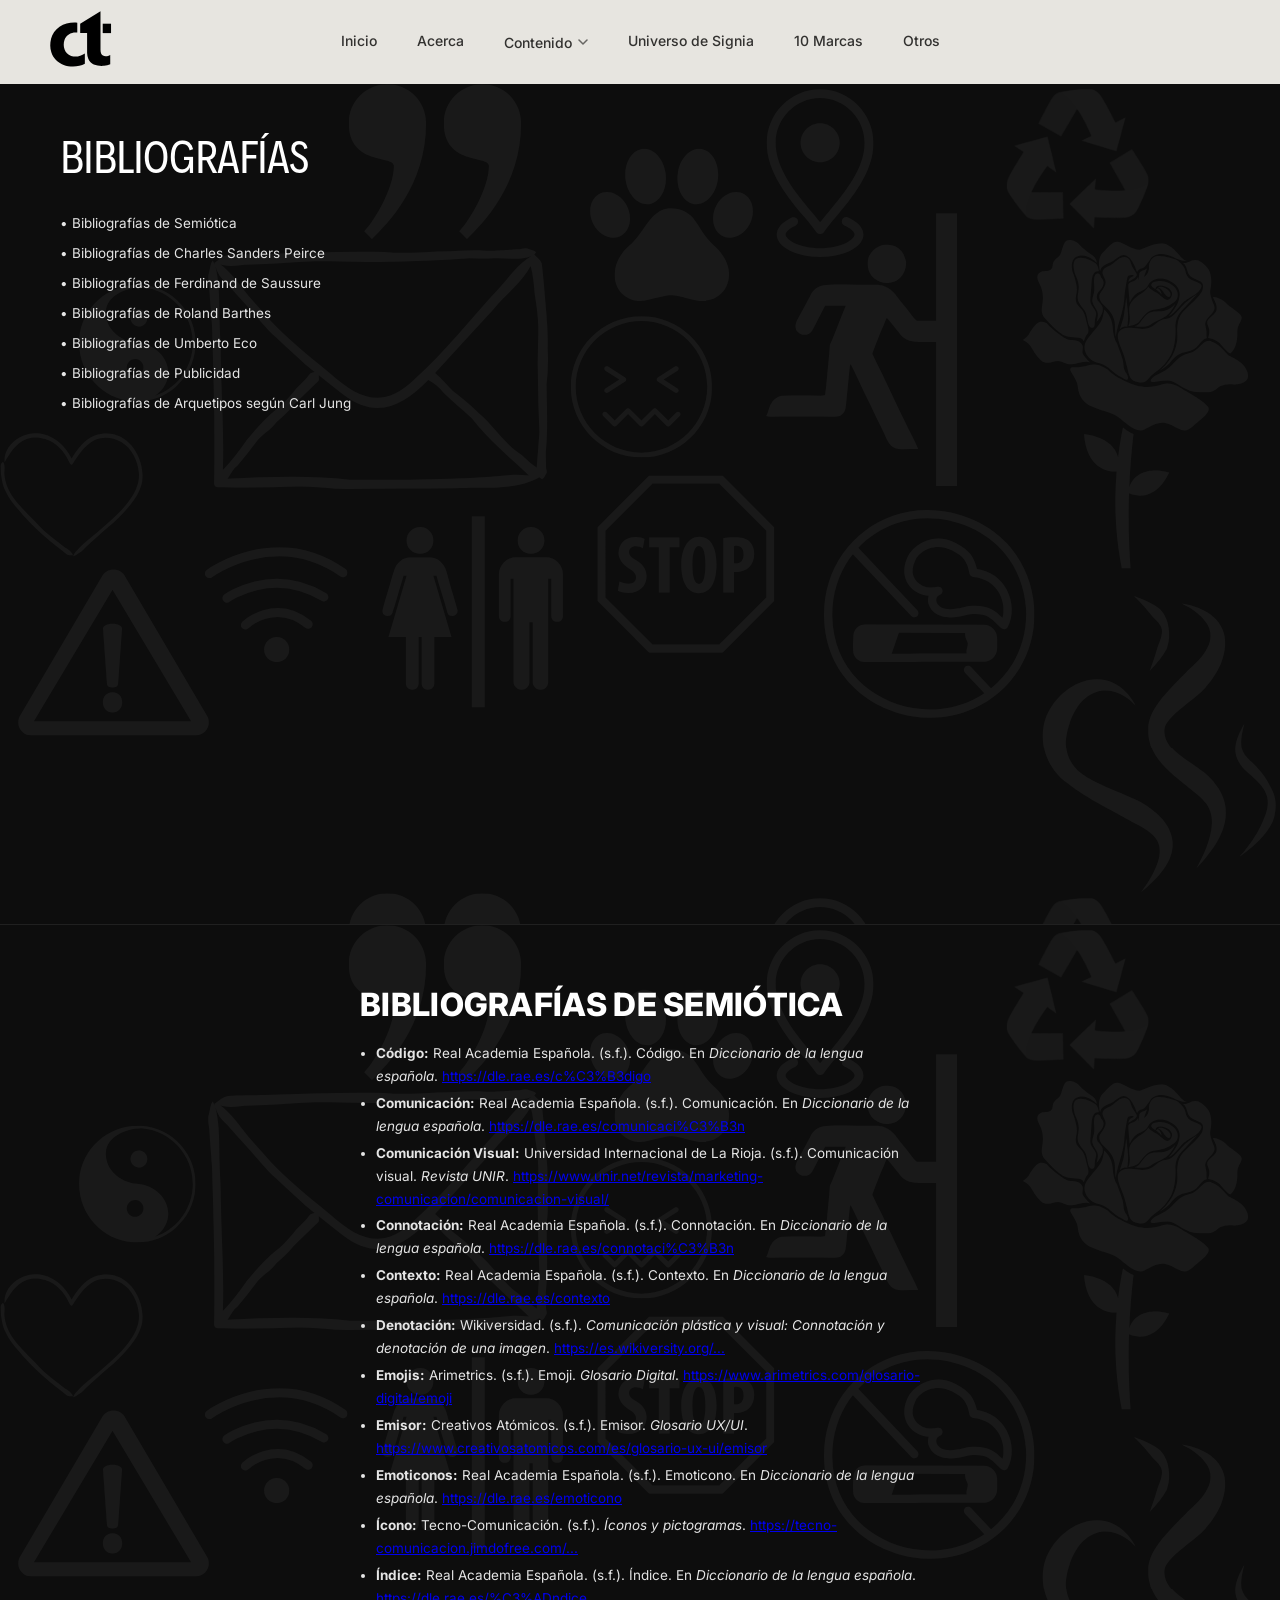
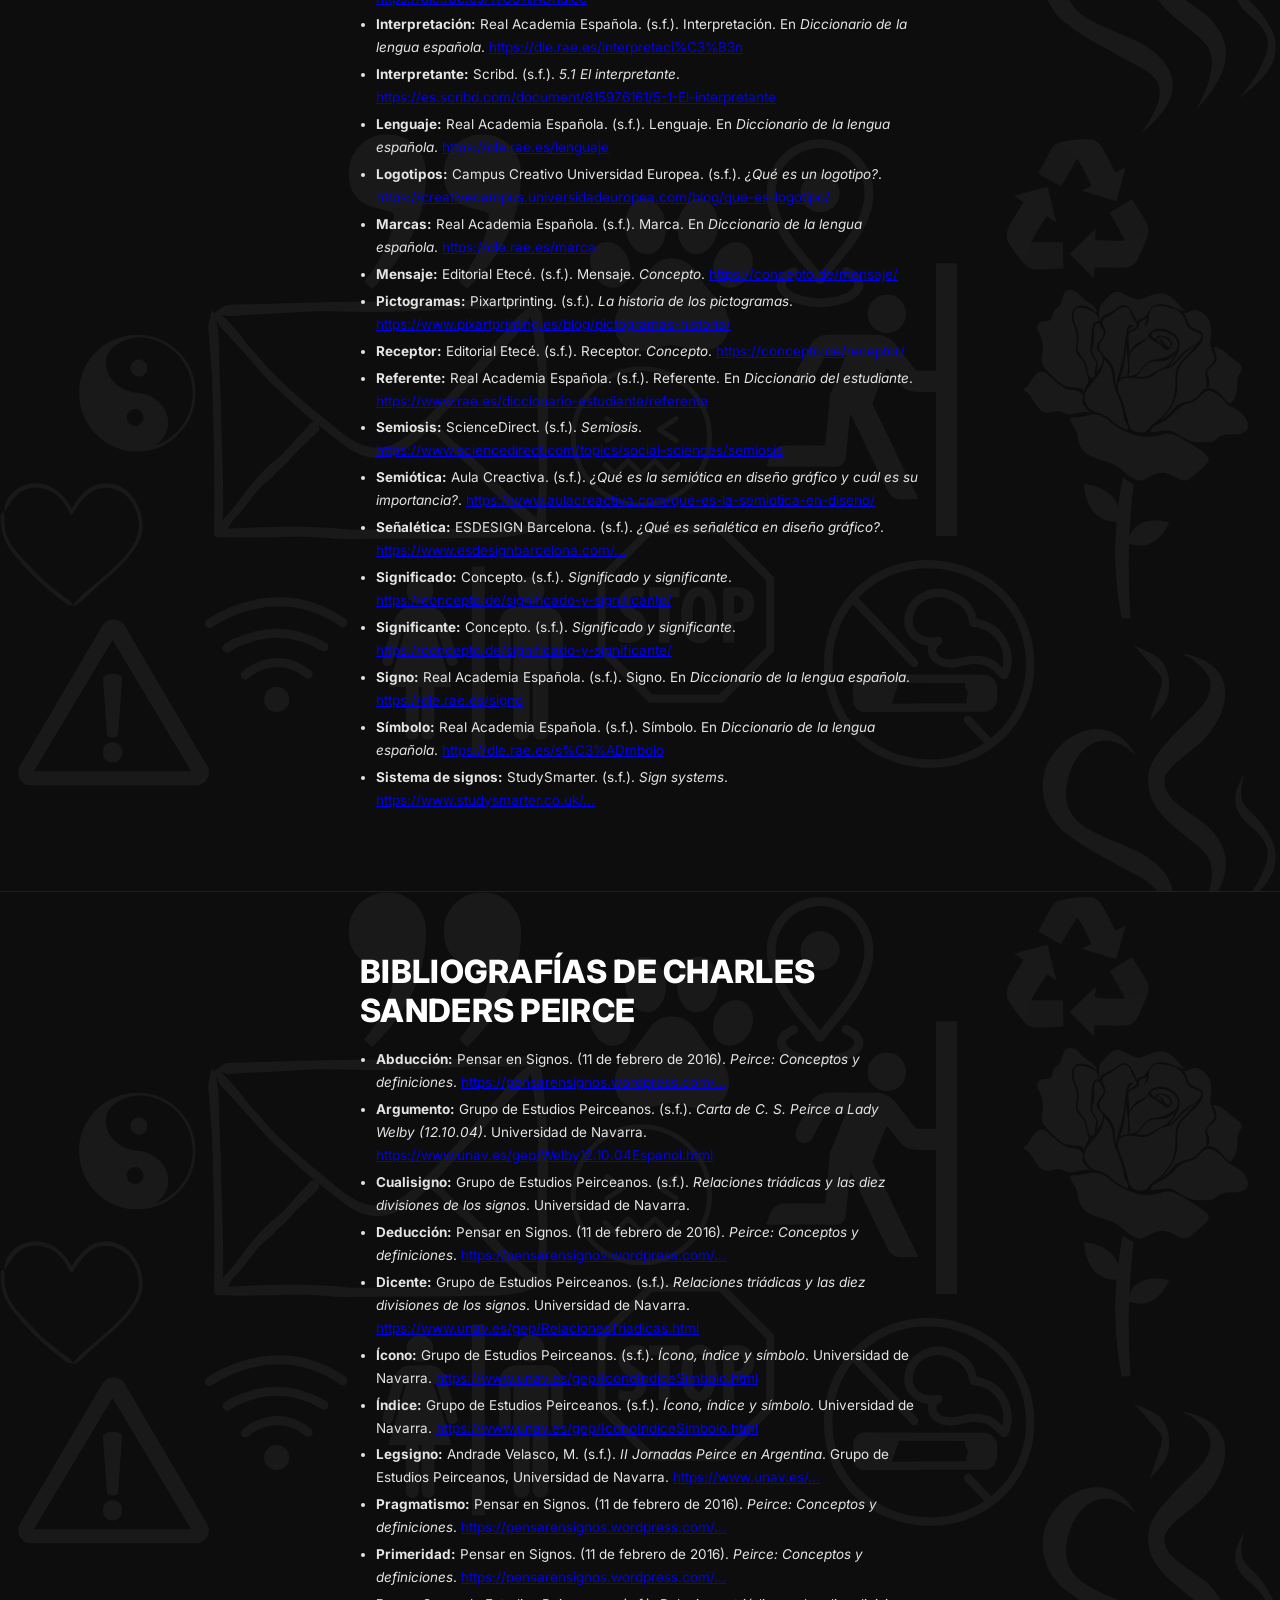
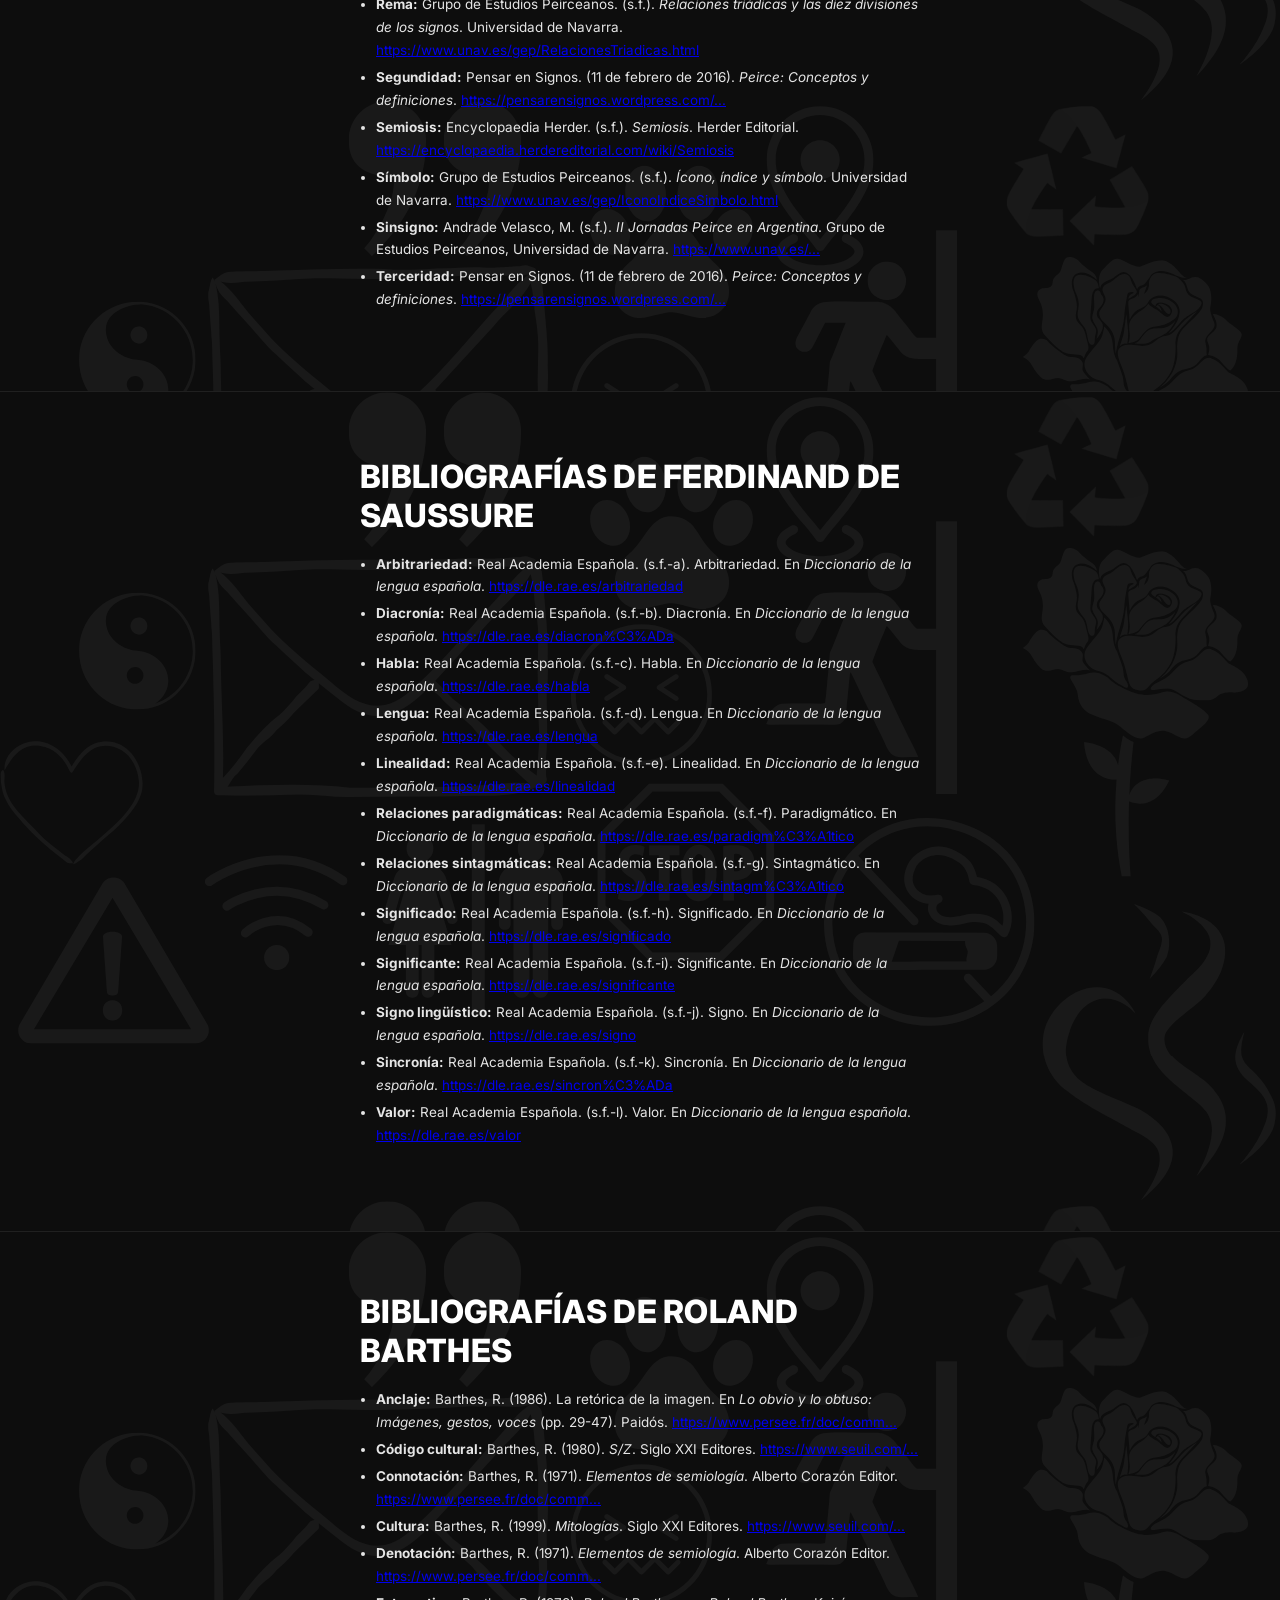
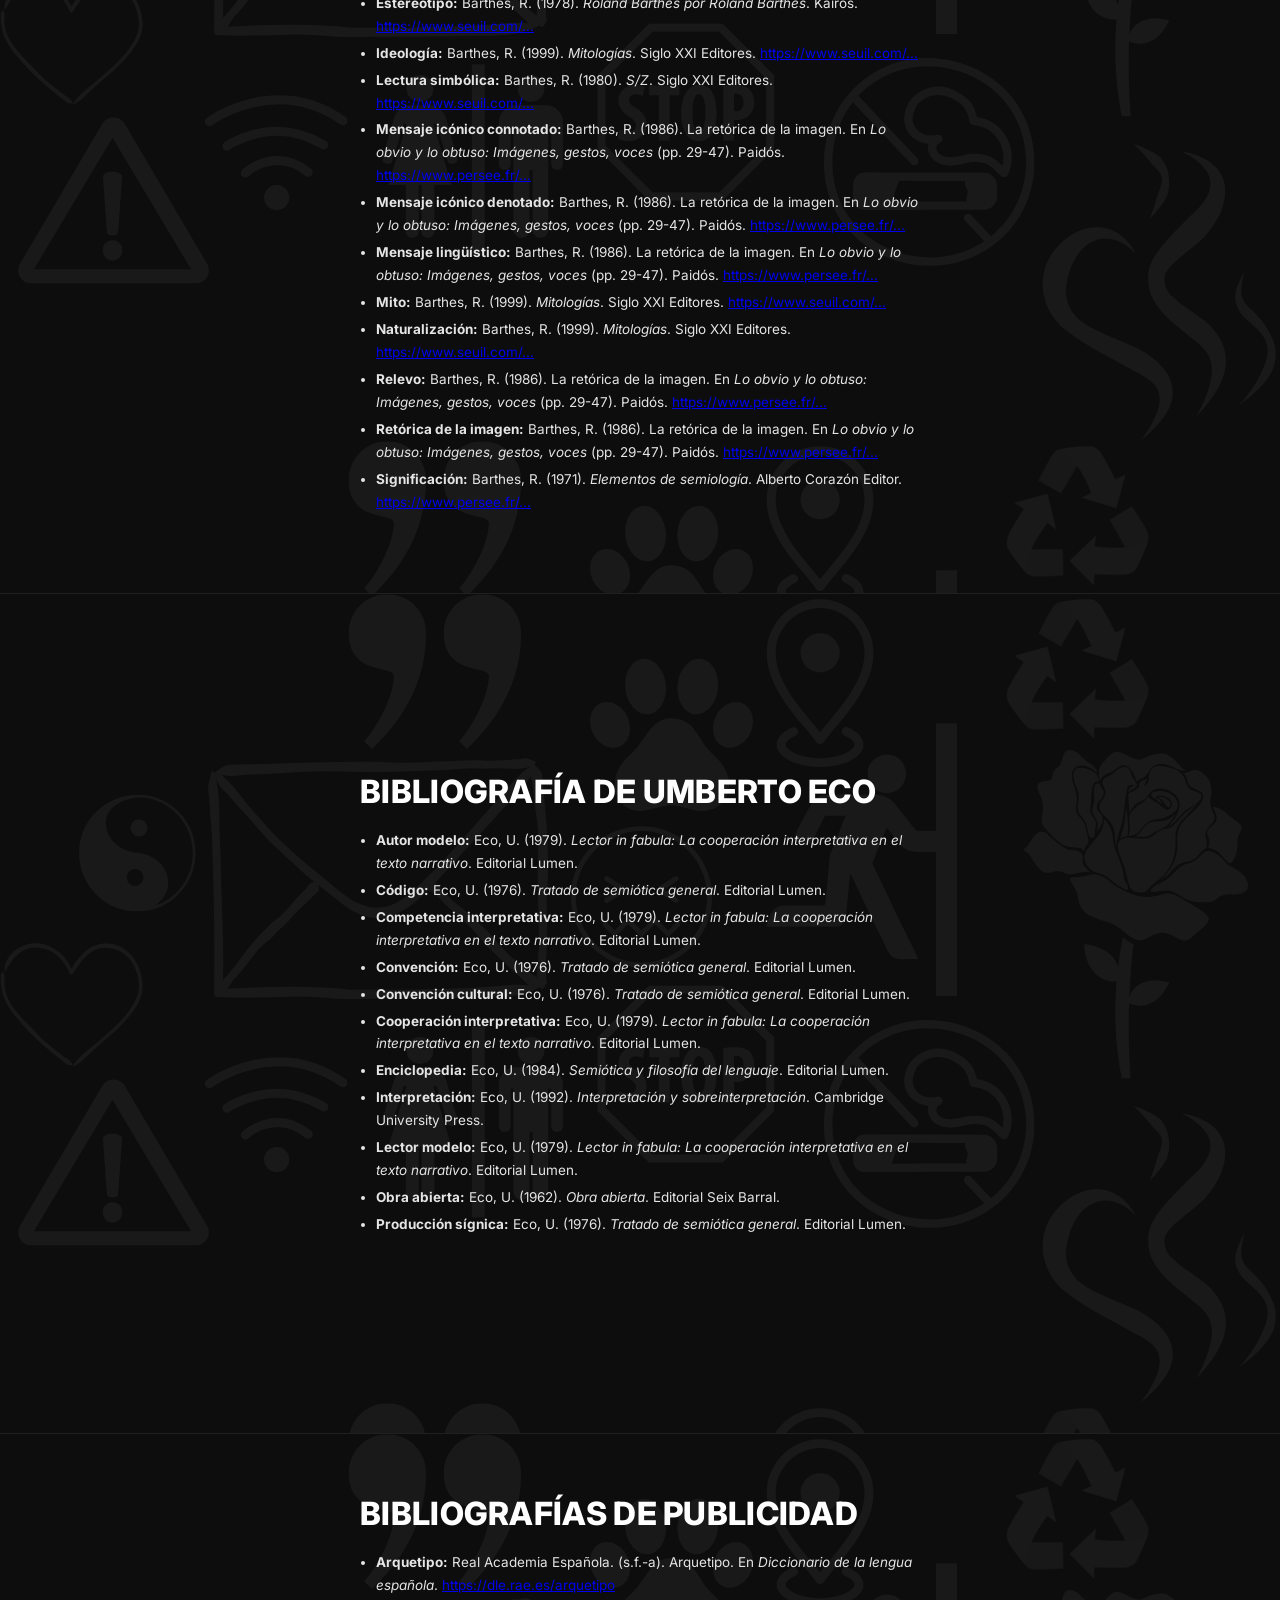
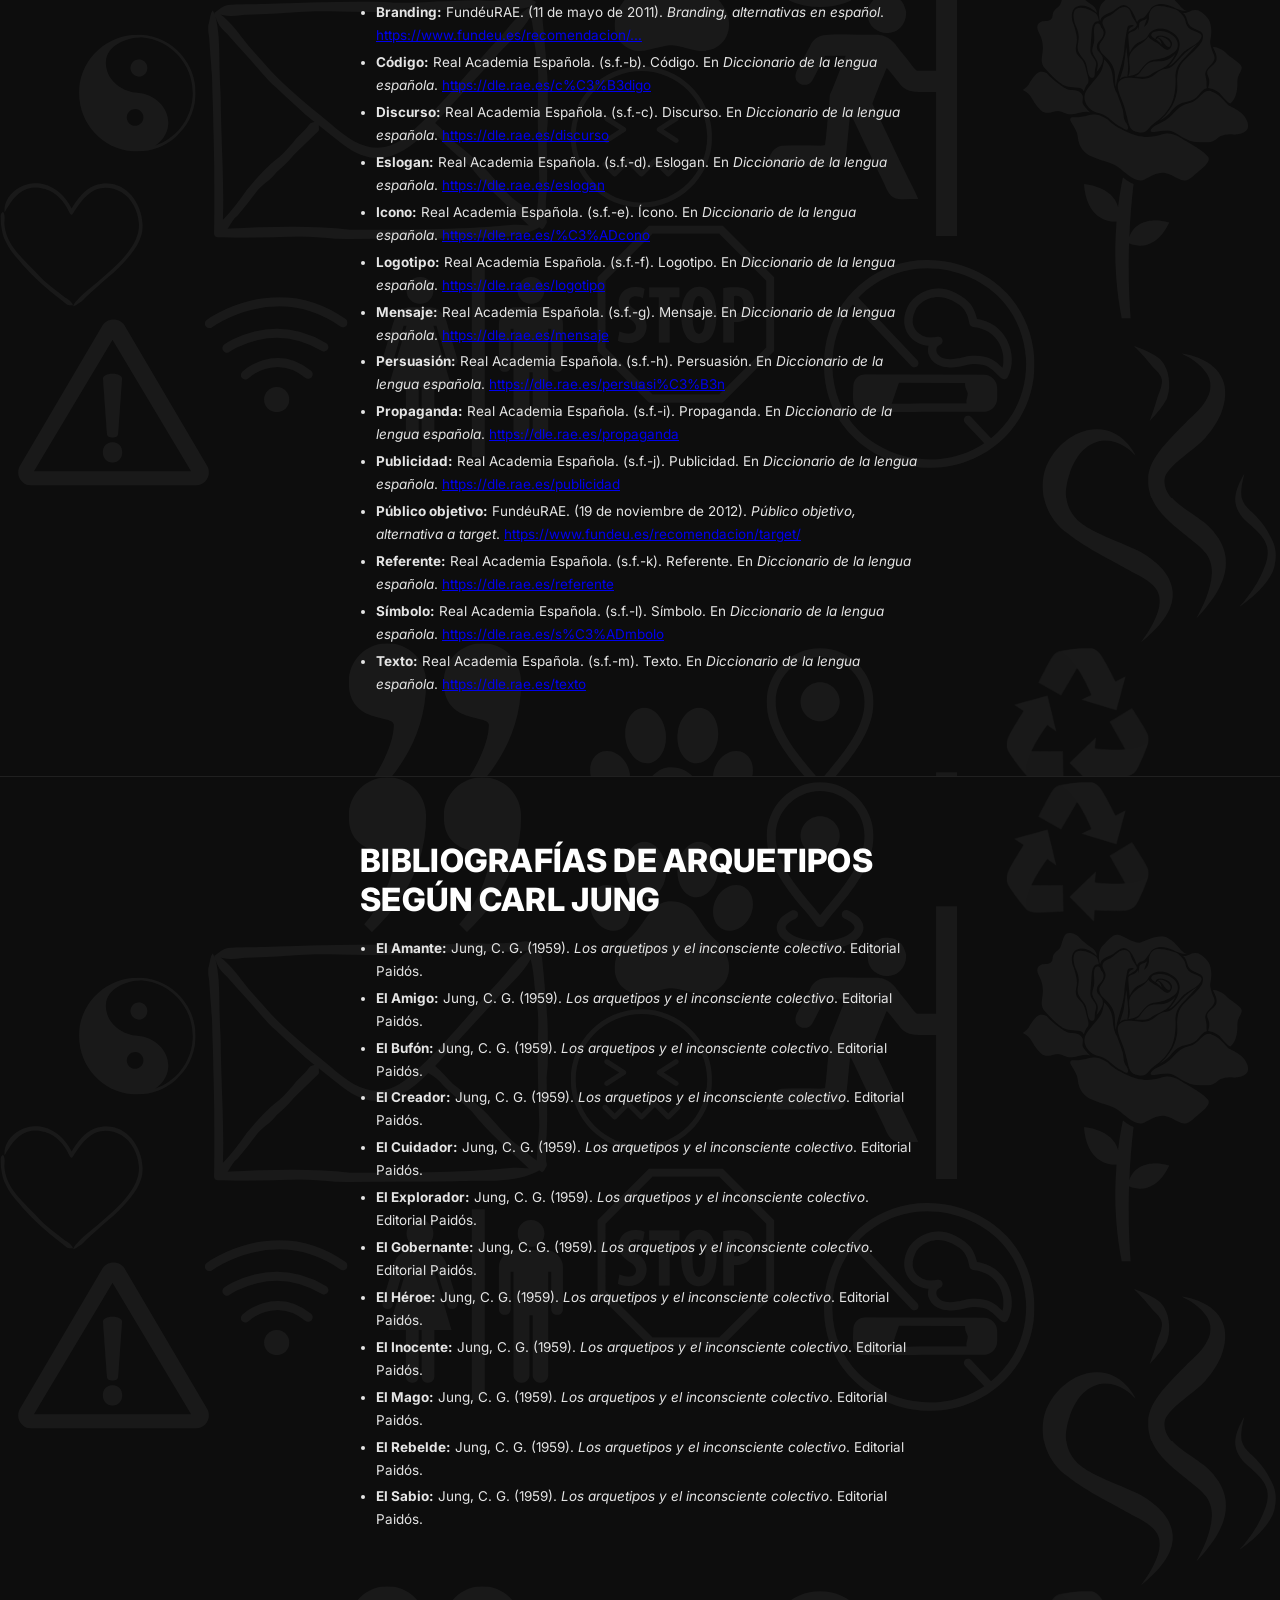
<file: otros.html>
<!DOCTYPE html>
<html lang="es">
<head>
  <meta charset="UTF-8">
  <title>Otros - Bibliografías - SIGNIA</title>
  <meta name="viewport" content="width=device-width, initial-scale=1.0">
  <link rel="preconnect" href="https://fonts.googleapis.com">
  <link rel="preconnect" href="https://fonts.gstatic.com" crossorigin>
  <link href="https://fonts.googleapis.com/css2?family=Playfair+Display:wght@500;600&family=Inter:wght@400;500;600;800&display=swap" rel="stylesheet">
  <link rel="stylesheet" href="style.css">
</head>
<body>

<header class="nav">
  <div class="brandmark">
    <img src="Logo.svg" alt="Logo">
  </div>

  <button class="menu-toggle" id="menuToggle" aria-label="Abrir menú" aria-expanded="false">
    <span></span><span></span><span></span>
  </button>

  <nav class="links" id="navLinks">
    <a href="index.html">Inicio</a>
    <a href="acerca.html">Acerca</a>

    <div class="dropdown">
      <a href="contenido.html" class="dropdown-toggle" aria-expanded="false">
        Contenido
        <svg class="dropdown-arrow" width="10" height="6" viewBox="0 0 10 6" fill="none" xmlns="http://www.w3.org/2000/svg">
          <path d="M1 1l4 4 4-4" stroke="currentColor" stroke-width="1.5" stroke-linecap="round" stroke-linejoin="round"/>
        </svg>
      </a>
      <div class="dropdown-menu">
        <a href="conceptos-semioticos.html" class="dropdown-link">Conceptos semióticos</a>

        <div class="dropdown-sub">
          <span class="dropdown-subtitle">Filósofos de la semiótica</span>
          <a href="charles-sanders-peirce.html">Charles Sanders Peirce</a>
          <a href="ferdinand-de-saussure.html">Ferdinand de Saussure</a>
          <a href="roland-barthes.html">Roland Barthes</a>
          <a href="umberto-eco.html">Umberto Eco</a>
                    <a href="conceptos-de-publicidad.html">Conceptos de publicidad</a>
        </div>

        <div class="dropdown-sub">
          <span class="dropdown-subtitle">Arquetipos</span>
          <a href="arquetipos.html#el-amante">El Amante</a>
          <a href="arquetipos.html#el-amigo">El Amigo</a>
          <a href="arquetipos.html#el-bufon">El Bufón</a>
          <a href="arquetipos.html#el-creador">El Creador</a>
          <a href="arquetipos.html#el-cuidador">El Cuidador</a>
          <a href="arquetipos.html#el-explorador">El Explorador</a>
          <a href="arquetipos.html#el-gobernante">El Gobernante</a>
          <a href="arquetipos.html#el-heroe">El Héroe</a>
          <a href="arquetipos.html#el-inocente">El Inocente</a>
          <a href="arquetipos.html#el-mago">El Mago</a>
          <a href="arquetipos.html#el-rebelde">El Rebelde</a>
          <a href="arquetipos.html#el-sabio">El Sabio</a>
        </div>
      </div>
    </div>

    <a href="universo.html">Universo de Signia</a>
    <a href="marcas.html">10 Marcas</a>
    <a href="otros.html">Otros</a>
  </nav>

  <div class="nav-spacer"></div>
</header>

<!-- ===================== ÍNDICE DE BIBLIOGRAFÍAS ===================== -->
<section class="contenido-section" id="indice-bibliografias">
  <div class="contenido-left">
    <h1 class="contenido-title">BIBLIOGRAFÍAS</h1>
    <div class="category-list">
      <div class="category-group">
        <ul class="category-sublist">
          <li><a href="#bib-semiotica">• Bibliografías de Semiótica</a></li>
          <li><a href="#bib-peirce">• Bibliografías de Charles Sanders Peirce</a></li>
          <li><a href="#bib-saussure">• Bibliografías de Ferdinand de Saussure</a></li>
          <li><a href="#bib-barthes">• Bibliografías de Roland Barthes</a></li>
          <li><a href="#bib-eco">• Bibliografías de Umberto Eco</a></li>
          <li><a href="#bib-publicidad">• Bibliografías de Publicidad</a></li>
          <li><a href="#bib-arquetipos">• Bibliografías de Arquetipos según Carl Jung</a></li>
        </ul>
      </div>
    </div>
  </div>
</section>

<!-- ===================== BIBLIOGRAFÍAS DE SEMIÓTICA ===================== -->
<section class="term-section" id="bib-semiotica">
  <div class="term-text">
    <h2 class="term-title">BIBLIOGRAFÍAS DE SEMIÓTICA</h2>
    <ul class="bib-list">
      <li><strong>Código:</strong> Real Academia Española. (s.f.). Código. En <em>Diccionario de la lengua española</em>. <a href="https://dle.rae.es/c%C3%B3digo" target="_blank" rel="noopener">https://dle.rae.es/c%C3%B3digo</a></li>
      <li><strong>Comunicación:</strong> Real Academia Española. (s.f.). Comunicación. En <em>Diccionario de la lengua española</em>. <a href="https://dle.rae.es/comunicaci%C3%B3n" target="_blank" rel="noopener">https://dle.rae.es/comunicaci%C3%B3n</a></li>
      <li><strong>Comunicación Visual:</strong> Universidad Internacional de La Rioja. (s.f.). Comunicación visual. <em>Revista UNIR</em>. <a href="https://www.unir.net/revista/marketing-comunicacion/comunicacion-visual/" target="_blank" rel="noopener">https://www.unir.net/revista/marketing-comunicacion/comunicacion-visual/</a></li>
      <li><strong>Connotación:</strong> Real Academia Española. (s.f.). Connotación. En <em>Diccionario de la lengua española</em>. <a href="https://dle.rae.es/connotaci%C3%B3n" target="_blank" rel="noopener">https://dle.rae.es/connotaci%C3%B3n</a></li>
      <li><strong>Contexto:</strong> Real Academia Española. (s.f.). Contexto. En <em>Diccionario de la lengua española</em>. <a href="https://dle.rae.es/contexto" target="_blank" rel="noopener">https://dle.rae.es/contexto</a></li>
      <li><strong>Denotación:</strong> Wikiversidad. (s.f.). <em>Comunicación plástica y visual: Connotación y denotación de una imagen</em>. <a href="https://es.wikiversity.org/wiki/Comunicaci%C3%B3n_pl%C3%A1stica_y_visual/Connotaci%C3%B3n_y_denotaci%C3%B3n_de_una_imagen" target="_blank" rel="noopener">https://es.wikiversity.org/...</a></li>
      <li><strong>Emojis:</strong> Arimetrics. (s.f.). Emoji. <em>Glosario Digital</em>. <a href="https://www.arimetrics.com/glosario-digital/emoji" target="_blank" rel="noopener">https://www.arimetrics.com/glosario-digital/emoji</a></li>
      <li><strong>Emisor:</strong> Creativos Atómicos. (s.f.). Emisor. <em>Glosario UX/UI</em>. <a href="https://www.creativosatomicos.com/es/glosario-ux-ui/emisor" target="_blank" rel="noopener">https://www.creativosatomicos.com/es/glosario-ux-ui/emisor</a></li>
      <li><strong>Emoticonos:</strong> Real Academia Española. (s.f.). Emoticono. En <em>Diccionario de la lengua española</em>. <a href="https://dle.rae.es/emoticono" target="_blank" rel="noopener">https://dle.rae.es/emoticono</a></li>
      <li><strong>Ícono:</strong> Tecno-Comunicación. (s.f.). <em>Íconos y pictogramas</em>. <a href="https://tecno-comunicacion.jimdofree.com/tecnolog%C3%ADa-de-la-informaci%C3%B3n/imagen/%C3%ADconos-y-pictogramas/" target="_blank" rel="noopener">https://tecno-comunicacion.jimdofree.com/...</a></li>
      <li><strong>Índice:</strong> Real Academia Española. (s.f.). Índice. En <em>Diccionario de la lengua española</em>. <a href="https://dle.rae.es/%C3%ADndice" target="_blank" rel="noopener">https://dle.rae.es/%C3%ADndice</a></li>
      <li><strong>Interpretación:</strong> Real Academia Española. (s.f.). Interpretación. En <em>Diccionario de la lengua española</em>. <a href="https://dle.rae.es/interpretaci%C3%B3n" target="_blank" rel="noopener">https://dle.rae.es/interpretaci%C3%B3n</a></li>
      <li><strong>Interpretante:</strong> Scribd. (s.f.). <em>5.1 El interpretante</em>. <a href="https://es.scribd.com/document/815976161/5-1-El-interpretante" target="_blank" rel="noopener">https://es.scribd.com/document/815976161/5-1-El-interpretante</a></li>
      <li><strong>Lenguaje:</strong> Real Academia Española. (s.f.). Lenguaje. En <em>Diccionario de la lengua española</em>. <a href="https://dle.rae.es/lenguaje" target="_blank" rel="noopener">https://dle.rae.es/lenguaje</a></li>
      <li><strong>Logotipos:</strong> Campus Creativo Universidad Europea. (s.f.). <em>¿Qué es un logotipo?</em>. <a href="https://creativecampus.universidadeuropea.com/blog/que-es-logotipo/" target="_blank" rel="noopener">https://creativecampus.universidadeuropea.com/blog/que-es-logotipo/</a></li>
      <li><strong>Marcas:</strong> Real Academia Española. (s.f.). Marca. En <em>Diccionario de la lengua española</em>. <a href="https://dle.rae.es/marca" target="_blank" rel="noopener">https://dle.rae.es/marca</a></li>
      <li><strong>Mensaje:</strong> Editorial Etecé. (s.f.). Mensaje. <em>Concepto</em>. <a href="https://concepto.de/mensaje/" target="_blank" rel="noopener">https://concepto.de/mensaje/</a></li>
      <li><strong>Pictogramas:</strong> Pixartprinting. (s.f.). <em>La historia de los pictogramas</em>. <a href="https://www.pixartprinting.es/blog/pictogramas-historia/" target="_blank" rel="noopener">https://www.pixartprinting.es/blog/pictogramas-historia/</a></li>
      <li><strong>Receptor:</strong> Editorial Etecé. (s.f.). Receptor. <em>Concepto</em>. <a href="https://concepto.de/receptor/" target="_blank" rel="noopener">https://concepto.de/receptor/</a></li>
      <li><strong>Referente:</strong> Real Academia Española. (s.f.). Referente. En <em>Diccionario del estudiante</em>. <a href="https://www.rae.es/diccionario-estudiante/referente" target="_blank" rel="noopener">https://www.rae.es/diccionario-estudiante/referente</a></li>
      <li><strong>Semiosis:</strong> ScienceDirect. (s.f.). <em>Semiosis</em>. <a href="https://www.sciencedirect.com/topics/social-sciences/semiosis" target="_blank" rel="noopener">https://www.sciencedirect.com/topics/social-sciences/semiosis</a></li>
      <li><strong>Semiótica:</strong> Aula Creactiva. (s.f.). <em>¿Qué es la semiótica en diseño gráfico y cuál es su importancia?</em>. <a href="https://www.aulacreactiva.com/que-es-la-semiotica-en-diseno/" target="_blank" rel="noopener">https://www.aulacreactiva.com/que-es-la-semiotica-en-diseno/</a></li>
      <li><strong>Señalética:</strong> ESDESIGN Barcelona. (s.f.). <em>¿Qué es señalética en diseño gráfico?</em>. <a href="https://www.esdesignbarcelona.com/actualidad/diseno-grafico/que-es-senaletica-diseno-grafico" target="_blank" rel="noopener">https://www.esdesignbarcelona.com/...</a></li>
      <li><strong>Significado:</strong> Concepto. (s.f.). <em>Significado y significante</em>. <a href="https://concepto.de/significado-y-significante/" target="_blank" rel="noopener">https://concepto.de/significado-y-significante/</a></li>
      <li><strong>Significante:</strong> Concepto. (s.f.). <em>Significado y significante</em>. <a href="https://concepto.de/significado-y-significante/" target="_blank" rel="noopener">https://concepto.de/significado-y-significante/</a></li>
      <li><strong>Signo:</strong> Real Academia Española. (s.f.). Signo. En <em>Diccionario de la lengua española</em>. <a href="https://dle.rae.es/signo" target="_blank" rel="noopener">https://dle.rae.es/signo</a></li>
      <li><strong>Símbolo:</strong> Real Academia Española. (s.f.). Símbolo. En <em>Diccionario de la lengua española</em>. <a href="https://dle.rae.es/s%C3%ADmbolo" target="_blank" rel="noopener">https://dle.rae.es/s%C3%ADmbolo</a></li>
      <li><strong>Sistema de signos:</strong> StudySmarter. (s.f.). <em>Sign systems</em>. <a href="https://www.studysmarter.co.uk/explanations/media-studies/visual-communication-media-studies/sign-systems/" target="_blank" rel="noopener">https://www.studysmarter.co.uk/...</a></li>
    </ul>
  </div>
</section>

<!-- ===================== BIBLIOGRAFÍAS DE CHARLES SANDERS PEIRCE ===================== -->
<section class="term-section" id="bib-peirce">
  <div class="term-text">
    <h2 class="term-title">BIBLIOGRAFÍAS DE CHARLES SANDERS PEIRCE</h2>
    <ul class="bib-list">
      <li><strong>Abducción:</strong> Pensar en Signos. (11 de febrero de 2016). <em>Peirce: Conceptos y definiciones</em>. <a href="https://pensarensignos.wordpress.com/peirce-conceptos-y-definiciones/" target="_blank" rel="noopener">https://pensarensignos.wordpress.com/...</a></li>
      <li><strong>Argumento:</strong> Grupo de Estudios Peirceanos. (s.f.). <em>Carta de C. S. Peirce a Lady Welby (12.10.04)</em>. Universidad de Navarra. <a href="https://www.unav.es/gep/Welby12.10.04Espanol.html" target="_blank" rel="noopener">https://www.unav.es/gep/Welby12.10.04Espanol.html</a></li>
      <li><strong>Cualisigno:</strong> Grupo de Estudios Peirceanos. (s.f.). <em>Relaciones triádicas y las diez divisiones de los signos</em>. Universidad de Navarra.</li>
      <li><strong>Deducción:</strong> Pensar en Signos. (11 de febrero de 2016). <em>Peirce: Conceptos y definiciones</em>. <a href="https://pensarensignos.wordpress.com/peirce-conceptos-y-definiciones/" target="_blank" rel="noopener">https://pensarensignos.wordpress.com/...</a></li>
      <li><strong>Dicente:</strong> Grupo de Estudios Peirceanos. (s.f.). <em>Relaciones triádicas y las diez divisiones de los signos</em>. Universidad de Navarra. <a href="https://www.unav.es/gep/RelacionesTriadicas.html" target="_blank" rel="noopener">https://www.unav.es/gep/RelacionesTriadicas.html</a></li>
      <li><strong>Ícono:</strong> Grupo de Estudios Peirceanos. (s.f.). <em>Ícono, índice y símbolo</em>. Universidad de Navarra. <a href="https://www.unav.es/gep/IconoIndiceSimbolo.html" target="_blank" rel="noopener">https://www.unav.es/gep/IconoIndiceSimbolo.html</a></li>
      <li><strong>Índice:</strong> Grupo de Estudios Peirceanos. (s.f.). <em>Ícono, índice y símbolo</em>. Universidad de Navarra. <a href="https://www.unav.es/gep/IconoIndiceSimbolo.html" target="_blank" rel="noopener">https://www.unav.es/gep/IconoIndiceSimbolo.html</a></li>
      <li><strong>Legsigno:</strong> Andrade Velasco, M. (s.f.). <em>II Jornadas Peirce en Argentina</em>. Grupo de Estudios Peirceanos, Universidad de Navarra. <a href="https://www.unav.es/gep/IIPeirceArgentinaAndradeVelasco.html" target="_blank" rel="noopener">https://www.unav.es/...</a></li>
      <li><strong>Pragmatismo:</strong> Pensar en Signos. (11 de febrero de 2016). <em>Peirce: Conceptos y definiciones</em>. <a href="https://pensarensignos.wordpress.com/peirce-conceptos-y-definiciones/" target="_blank" rel="noopener">https://pensarensignos.wordpress.com/...</a></li>
      <li><strong>Primeridad:</strong> Pensar en Signos. (11 de febrero de 2016). <em>Peirce: Conceptos y definiciones</em>. <a href="https://pensarensignos.wordpress.com/peirce-conceptos-y-definiciones/" target="_blank" rel="noopener">https://pensarensignos.wordpress.com/...</a></li>
      <li><strong>Rema:</strong> Grupo de Estudios Peirceanos. (s.f.). <em>Relaciones triádicas y las diez divisiones de los signos</em>. Universidad de Navarra. <a href="https://www.unav.es/gep/RelacionesTriadicas.html" target="_blank" rel="noopener">https://www.unav.es/gep/RelacionesTriadicas.html</a></li>
      <li><strong>Segundidad:</strong> Pensar en Signos. (11 de febrero de 2016). <em>Peirce: Conceptos y definiciones</em>. <a href="https://pensarensignos.wordpress.com/peirce-conceptos-y-definiciones/" target="_blank" rel="noopener">https://pensarensignos.wordpress.com/...</a></li>
      <li><strong>Semiosis:</strong> Encyclopaedia Herder. (s.f.). <em>Semiosis</em>. Herder Editorial. <a href="https://encyclopaedia.herdereditorial.com/wiki/Semiosis" target="_blank" rel="noopener">https://encyclopaedia.herdereditorial.com/wiki/Semiosis</a></li>
      <li><strong>Símbolo:</strong> Grupo de Estudios Peirceanos. (s.f.). <em>Ícono, índice y símbolo</em>. Universidad de Navarra. <a href="https://www.unav.es/gep/IconoIndiceSimbolo.html" target="_blank" rel="noopener">https://www.unav.es/gep/IconoIndiceSimbolo.html</a></li>
      <li><strong>Sinsigno:</strong> Andrade Velasco, M. (s.f.). <em>II Jornadas Peirce en Argentina</em>. Grupo de Estudios Peirceanos, Universidad de Navarra. <a href="https://www.unav.es/gep/IIPeirceArgentinaAndradeVelasco.html" target="_blank" rel="noopener">https://www.unav.es/...</a></li>
      <li><strong>Terceridad:</strong> Pensar en Signos. (11 de febrero de 2016). <em>Peirce: Conceptos y definiciones</em>. <a href="https://pensarensignos.wordpress.com/peirce-conceptos-y-definiciones/" target="_blank" rel="noopener">https://pensarensignos.wordpress.com/...</a></li>
    </ul>
  </div>
</section>

<!-- ===================== BIBLIOGRAFÍAS DE FERDINAND DE SAUSSURE ===================== -->
<section class="term-section" id="bib-saussure">
  <div class="term-text">
    <h2 class="term-title">BIBLIOGRAFÍAS DE FERDINAND DE SAUSSURE</h2>
    <ul class="bib-list">
      <li><strong>Arbitrariedad:</strong> Real Academia Española. (s.f.-a). Arbitrariedad. En <em>Diccionario de la lengua española</em>. <a href="https://dle.rae.es/arbitrariedad" target="_blank" rel="noopener">https://dle.rae.es/arbitrariedad</a></li>
      <li><strong>Diacronía:</strong> Real Academia Española. (s.f.-b). Diacronía. En <em>Diccionario de la lengua española</em>. <a href="https://dle.rae.es/diacron%C3%ADa" target="_blank" rel="noopener">https://dle.rae.es/diacron%C3%ADa</a></li>
      <li><strong>Habla:</strong> Real Academia Española. (s.f.-c). Habla. En <em>Diccionario de la lengua española</em>. <a href="https://dle.rae.es/habla" target="_blank" rel="noopener">https://dle.rae.es/habla</a></li>
      <li><strong>Lengua:</strong> Real Academia Española. (s.f.-d). Lengua. En <em>Diccionario de la lengua española</em>. <a href="https://dle.rae.es/lengua" target="_blank" rel="noopener">https://dle.rae.es/lengua</a></li>
      <li><strong>Linealidad:</strong> Real Academia Española. (s.f.-e). Linealidad. En <em>Diccionario de la lengua española</em>. <a href="https://dle.rae.es/linealidad" target="_blank" rel="noopener">https://dle.rae.es/linealidad</a></li>
      <li><strong>Relaciones paradigmáticas:</strong> Real Academia Española. (s.f.-f). Paradigmático. En <em>Diccionario de la lengua española</em>. <a href="https://dle.rae.es/paradigm%C3%A1tico" target="_blank" rel="noopener">https://dle.rae.es/paradigm%C3%A1tico</a></li>
      <li><strong>Relaciones sintagmáticas:</strong> Real Academia Española. (s.f.-g). Sintagmático. En <em>Diccionario de la lengua española</em>. <a href="https://dle.rae.es/sintagm%C3%A1tico" target="_blank" rel="noopener">https://dle.rae.es/sintagm%C3%A1tico</a></li>
      <li><strong>Significado:</strong> Real Academia Española. (s.f.-h). Significado. En <em>Diccionario de la lengua española</em>. <a href="https://dle.rae.es/significado" target="_blank" rel="noopener">https://dle.rae.es/significado</a></li>
      <li><strong>Significante:</strong> Real Academia Española. (s.f.-i). Significante. En <em>Diccionario de la lengua española</em>. <a href="https://dle.rae.es/significante" target="_blank" rel="noopener">https://dle.rae.es/significante</a></li>
      <li><strong>Signo lingüístico:</strong> Real Academia Española. (s.f.-j). Signo. En <em>Diccionario de la lengua española</em>. <a href="https://dle.rae.es/signo" target="_blank" rel="noopener">https://dle.rae.es/signo</a></li>
      <li><strong>Sincronía:</strong> Real Academia Española. (s.f.-k). Sincronía. En <em>Diccionario de la lengua española</em>. <a href="https://dle.rae.es/sincron%C3%ADa" target="_blank" rel="noopener">https://dle.rae.es/sincron%C3%ADa</a></li>
      <li><strong>Valor:</strong> Real Academia Española. (s.f.-l). Valor. En <em>Diccionario de la lengua española</em>. <a href="https://dle.rae.es/valor" target="_blank" rel="noopener">https://dle.rae.es/valor</a></li>
    </ul>
  </div>
</section>

<!-- ===================== BIBLIOGRAFÍAS DE ROLAND BARTHES ===================== -->
<section class="term-section" id="bib-barthes">
  <div class="term-text">
    <h2 class="term-title">BIBLIOGRAFÍAS DE ROLAND BARTHES</h2>
    <ul class="bib-list">
      <li><strong>Anclaje:</strong> Barthes, R. (1986). La retórica de la imagen. En <em>Lo obvio y lo obtuso: Imágenes, gestos, voces</em> (pp. 29-47). Paidós. <a href="https://www.persee.fr/doc/comm_0588-8018_1964_num_4_1_1027" target="_blank" rel="noopener">https://www.persee.fr/doc/comm...</a></li>
      <li><strong>Código cultural:</strong> Barthes, R. (1980). <em>S/Z</em>. Siglo XXI Editores. <a href="https://www.seuil.com/ouvrage/s-z-roland-barthes/9782020026116" target="_blank" rel="noopener">https://www.seuil.com/...</a></li>
      <li><strong>Connotación:</strong> Barthes, R. (1971). <em>Elementos de semiología</em>. Alberto Corazón Editor. <a href="https://www.persee.fr/doc/comm_0588-8018_1964_num_4_1_1029" target="_blank" rel="noopener">https://www.persee.fr/doc/comm...</a></li>
      <li><strong>Cultura:</strong> Barthes, R. (1999). <em>Mitologías</em>. Siglo XXI Editores. <a href="https://www.seuil.com/ouvrage/mythologies-roland-barthes/9782020005852" target="_blank" rel="noopener">https://www.seuil.com/...</a></li>
      <li><strong>Denotación:</strong> Barthes, R. (1971). <em>Elementos de semiología</em>. Alberto Corazón Editor. <a href="https://www.persee.fr/doc/comm_0588-8018_1964_num_4_1_1029" target="_blank" rel="noopener">https://www.persee.fr/doc/comm...</a></li>
      <li><strong>Estereotipo:</strong> Barthes, R. (1978). <em>Roland Barthes por Roland Barthes</em>. Kairós. <a href="https://www.seuil.com/ouvrage/roland-barthes-par-roland-barthes-roland-barthes/9782020235945" target="_blank" rel="noopener">https://www.seuil.com/...</a></li>
      <li><strong>Ideología:</strong> Barthes, R. (1999). <em>Mitologías</em>. Siglo XXI Editores. <a href="https://www.seuil.com/ouvrage/mythologies-roland-barthes/9782020005852" target="_blank" rel="noopener">https://www.seuil.com/...</a></li>
      <li><strong>Lectura simbólica:</strong> Barthes, R. (1980). <em>S/Z</em>. Siglo XXI Editores. <a href="https://www.seuil.com/ouvrage/s-z-roland-barthes/9782020026116" target="_blank" rel="noopener">https://www.seuil.com/...</a></li>
      <li><strong>Mensaje icónico connotado:</strong> Barthes, R. (1986). La retórica de la imagen. En <em>Lo obvio y lo obtuso: Imágenes, gestos, voces</em> (pp. 29-47). Paidós. <a href="https://www.persee.fr/doc/comm_0588-8018_1964_num_4_1_1027" target="_blank" rel="noopener">https://www.persee.fr/...</a></li>
      <li><strong>Mensaje icónico denotado:</strong> Barthes, R. (1986). La retórica de la imagen. En <em>Lo obvio y lo obtuso: Imágenes, gestos, voces</em> (pp. 29-47). Paidós. <a href="https://www.persee.fr/doc/comm_0588-8018_1964_num_4_1_1027" target="_blank" rel="noopener">https://www.persee.fr/...</a></li>
      <li><strong>Mensaje lingüístico:</strong> Barthes, R. (1986). La retórica de la imagen. En <em>Lo obvio y lo obtuso: Imágenes, gestos, voces</em> (pp. 29-47). Paidós. <a href="https://www.persee.fr/doc/comm_0588-8018_1964_num_4_1_1027" target="_blank" rel="noopener">https://www.persee.fr/...</a></li>
      <li><strong>Mito:</strong> Barthes, R. (1999). <em>Mitologías</em>. Siglo XXI Editores. <a href="https://www.seuil.com/ouvrage/mythologies-roland-barthes/9782020005852" target="_blank" rel="noopener">https://www.seuil.com/...</a></li>
      <li><strong>Naturalización:</strong> Barthes, R. (1999). <em>Mitologías</em>. Siglo XXI Editores. <a href="https://www.seuil.com/ouvrage/mythologies-roland-barthes/9782020005852" target="_blank" rel="noopener">https://www.seuil.com/...</a></li>
      <li><strong>Relevo:</strong> Barthes, R. (1986). La retórica de la imagen. En <em>Lo obvio y lo obtuso: Imágenes, gestos, voces</em> (pp. 29-47). Paidós. <a href="https://www.persee.fr/doc/comm_0588-8018_1964_num_4_1_1027" target="_blank" rel="noopener">https://www.persee.fr/...</a></li>
      <li><strong>Retórica de la imagen:</strong> Barthes, R. (1986). La retórica de la imagen. En <em>Lo obvio y lo obtuso: Imágenes, gestos, voces</em> (pp. 29-47). Paidós. <a href="https://www.persee.fr/doc/comm_0588-8018_1964_num_4_1_1027" target="_blank" rel="noopener">https://www.persee.fr/...</a></li>
      <li><strong>Significación:</strong> Barthes, R. (1971). <em>Elementos de semiología</em>. Alberto Corazón Editor. <a href="https://www.persee.fr/doc/comm_0588-8018_1964_num_4_1_1029" target="_blank" rel="noopener">https://www.persee.fr/...</a></li>
    </ul>
  </div>
</section>

<!-- ===================== BIBLIOGRAFÍA DE UMBERTO ECO ===================== -->
<section class="term-section" id="bib-eco">
  <div class="term-text">
    <h2 class="term-title">BIBLIOGRAFÍA DE UMBERTO ECO</h2>
    <ul class="bib-list">
      <li><strong>Autor modelo:</strong> Eco, U. (1979). <em>Lector in fabula: La cooperación interpretativa en el texto narrativo</em>. Editorial Lumen.</li>
      <li><strong>Código:</strong> Eco, U. (1976). <em>Tratado de semiótica general</em>. Editorial Lumen.</li>
      <li><strong>Competencia interpretativa:</strong> Eco, U. (1979). <em>Lector in fabula: La cooperación interpretativa en el texto narrativo</em>. Editorial Lumen.</li>
      <li><strong>Convención:</strong> Eco, U. (1976). <em>Tratado de semiótica general</em>. Editorial Lumen.</li>
      <li><strong>Convención cultural:</strong> Eco, U. (1976). <em>Tratado de semiótica general</em>. Editorial Lumen.</li>
      <li><strong>Cooperación interpretativa:</strong> Eco, U. (1979). <em>Lector in fabula: La cooperación interpretativa en el texto narrativo</em>. Editorial Lumen.</li>
      <li><strong>Enciclopedia:</strong> Eco, U. (1984). <em>Semiótica y filosofía del lenguaje</em>. Editorial Lumen.</li>
      <li><strong>Interpretación:</strong> Eco, U. (1992). <em>Interpretación y sobreinterpretación</em>. Cambridge University Press.</li>
      <li><strong>Lector modelo:</strong> Eco, U. (1979). <em>Lector in fabula: La cooperación interpretativa en el texto narrativo</em>. Editorial Lumen.</li>
      <li><strong>Obra abierta:</strong> Eco, U. (1962). <em>Obra abierta</em>. Editorial Seix Barral.</li>
      <li><strong>Producción sígnica:</strong> Eco, U. (1976). <em>Tratado de semiótica general</em>. Editorial Lumen.</li>
    </ul>
  </div>
</section>

<!-- ===================== BIBLIOGRAFÍAS DE PUBLICIDAD ===================== -->
<section class="term-section" id="bib-publicidad">
  <div class="term-text">
    <h2 class="term-title">BIBLIOGRAFÍAS DE PUBLICIDAD</h2>
    <ul class="bib-list">
      <li><strong>Arquetipo:</strong> Real Academia Española. (s.f.-a). Arquetipo. En <em>Diccionario de la lengua española</em>. <a href="https://dle.rae.es/arquetipo" target="_blank" rel="noopener">https://dle.rae.es/arquetipo</a></li>
      <li><strong>Branding:</strong> FundéuRAE. (11 de mayo de 2011). <em>Branding, alternativas en español</em>. <a href="https://www.fundeu.es/recomendacion/branding-alternativas-en-espanol-1049/" target="_blank" rel="noopener">https://www.fundeu.es/recomendacion/...</a></li>
      <li><strong>Código:</strong> Real Academia Española. (s.f.-b). Código. En <em>Diccionario de la lengua española</em>. <a href="https://dle.rae.es/c%C3%B3digo" target="_blank" rel="noopener">https://dle.rae.es/c%C3%B3digo</a></li>
      <li><strong>Discurso:</strong> Real Academia Española. (s.f.-c). Discurso. En <em>Diccionario de la lengua española</em>. <a href="https://dle.rae.es/discurso" target="_blank" rel="noopener">https://dle.rae.es/discurso</a></li>
      <li><strong>Eslogan:</strong> Real Academia Española. (s.f.-d). Eslogan. En <em>Diccionario de la lengua española</em>. <a href="https://dle.rae.es/eslogan" target="_blank" rel="noopener">https://dle.rae.es/eslogan</a></li>
      <li><strong>Icono:</strong> Real Academia Española. (s.f.-e). Ícono. En <em>Diccionario de la lengua española</em>. <a href="https://dle.rae.es/%C3%ADcono" target="_blank" rel="noopener">https://dle.rae.es/%C3%ADcono</a></li>
      <li><strong>Logotipo:</strong> Real Academia Española. (s.f.-f). Logotipo. En <em>Diccionario de la lengua española</em>. <a href="https://dle.rae.es/logotipo" target="_blank" rel="noopener">https://dle.rae.es/logotipo</a></li>
      <li><strong>Mensaje:</strong> Real Academia Española. (s.f.-g). Mensaje. En <em>Diccionario de la lengua española</em>. <a href="https://dle.rae.es/mensaje" target="_blank" rel="noopener">https://dle.rae.es/mensaje</a></li>
      <li><strong>Persuasión:</strong> Real Academia Española. (s.f.-h). Persuasión. En <em>Diccionario de la lengua española</em>. <a href="https://dle.rae.es/persuasi%C3%B3n" target="_blank" rel="noopener">https://dle.rae.es/persuasi%C3%B3n</a></li>
      <li><strong>Propaganda:</strong> Real Academia Española. (s.f.-i). Propaganda. En <em>Diccionario de la lengua española</em>. <a href="https://dle.rae.es/propaganda" target="_blank" rel="noopener">https://dle.rae.es/propaganda</a></li>
      <li><strong>Publicidad:</strong> Real Academia Española. (s.f.-j). Publicidad. En <em>Diccionario de la lengua española</em>. <a href="https://dle.rae.es/publicidad" target="_blank" rel="noopener">https://dle.rae.es/publicidad</a></li>
      <li><strong>Público objetivo:</strong> FundéuRAE. (19 de noviembre de 2012). <em>Público objetivo, alternativa a target</em>. <a href="https://www.fundeu.es/recomendacion/target/" target="_blank" rel="noopener">https://www.fundeu.es/recomendacion/target/</a></li>
      <li><strong>Referente:</strong> Real Academia Española. (s.f.-k). Referente. En <em>Diccionario de la lengua española</em>. <a href="https://dle.rae.es/referente" target="_blank" rel="noopener">https://dle.rae.es/referente</a></li>
      <li><strong>Símbolo:</strong> Real Academia Española. (s.f.-l). Símbolo. En <em>Diccionario de la lengua española</em>. <a href="https://dle.rae.es/s%C3%ADmbolo" target="_blank" rel="noopener">https://dle.rae.es/s%C3%ADmbolo</a></li>
      <li><strong>Texto:</strong> Real Academia Española. (s.f.-m). Texto. En <em>Diccionario de la lengua española</em>. <a href="https://dle.rae.es/texto" target="_blank" rel="noopener">https://dle.rae.es/texto</a></li>
    </ul>
  </div>
</section>

<!-- ===================== BIBLIOGRAFÍAS DE ARQUETIPOS SEGÚN CARL JUNG ===================== -->
<section class="term-section" id="bib-arquetipos">
  <div class="term-text">
    <h2 class="term-title">BIBLIOGRAFÍAS DE ARQUETIPOS SEGÚN CARL JUNG</h2>
    <ul class="bib-list">
      <li><strong>El Amante:</strong> Jung, C. G. (1959). <em>Los arquetipos y el inconsciente colectivo</em>. Editorial Paidós.</li>
      <li><strong>El Amigo:</strong> Jung, C. G. (1959). <em>Los arquetipos y el inconsciente colectivo</em>. Editorial Paidós.</li>
      <li><strong>El Bufón:</strong> Jung, C. G. (1959). <em>Los arquetipos y el inconsciente colectivo</em>. Editorial Paidós.</li>
      <li><strong>El Creador:</strong> Jung, C. G. (1959). <em>Los arquetipos y el inconsciente colectivo</em>. Editorial Paidós.</li>
      <li><strong>El Cuidador:</strong> Jung, C. G. (1959). <em>Los arquetipos y el inconsciente colectivo</em>. Editorial Paidós.</li>
      <li><strong>El Explorador:</strong> Jung, C. G. (1959). <em>Los arquetipos y el inconsciente colectivo</em>. Editorial Paidós.</li>
      <li><strong>El Gobernante:</strong> Jung, C. G. (1959). <em>Los arquetipos y el inconsciente colectivo</em>. Editorial Paidós.</li>
      <li><strong>El Héroe:</strong> Jung, C. G. (1959). <em>Los arquetipos y el inconsciente colectivo</em>. Editorial Paidós.</li>
      <li><strong>El Inocente:</strong> Jung, C. G. (1959). <em>Los arquetipos y el inconsciente colectivo</em>. Editorial Paidós.</li>
      <li><strong>El Mago:</strong> Jung, C. G. (1959). <em>Los arquetipos y el inconsciente colectivo</em>. Editorial Paidós.</li>
      <li><strong>El Rebelde:</strong> Jung, C. G. (1959). <em>Los arquetipos y el inconsciente colectivo</em>. Editorial Paidós.</li>
      <li><strong>El Sabio:</strong> Jung, C. G. (1959). <em>Los arquetipos y el inconsciente colectivo</em>. Editorial Paidós.</li>
    </ul>
  </div>
</section>

<script src="script.js"></script>
</body>
</html>
</file>
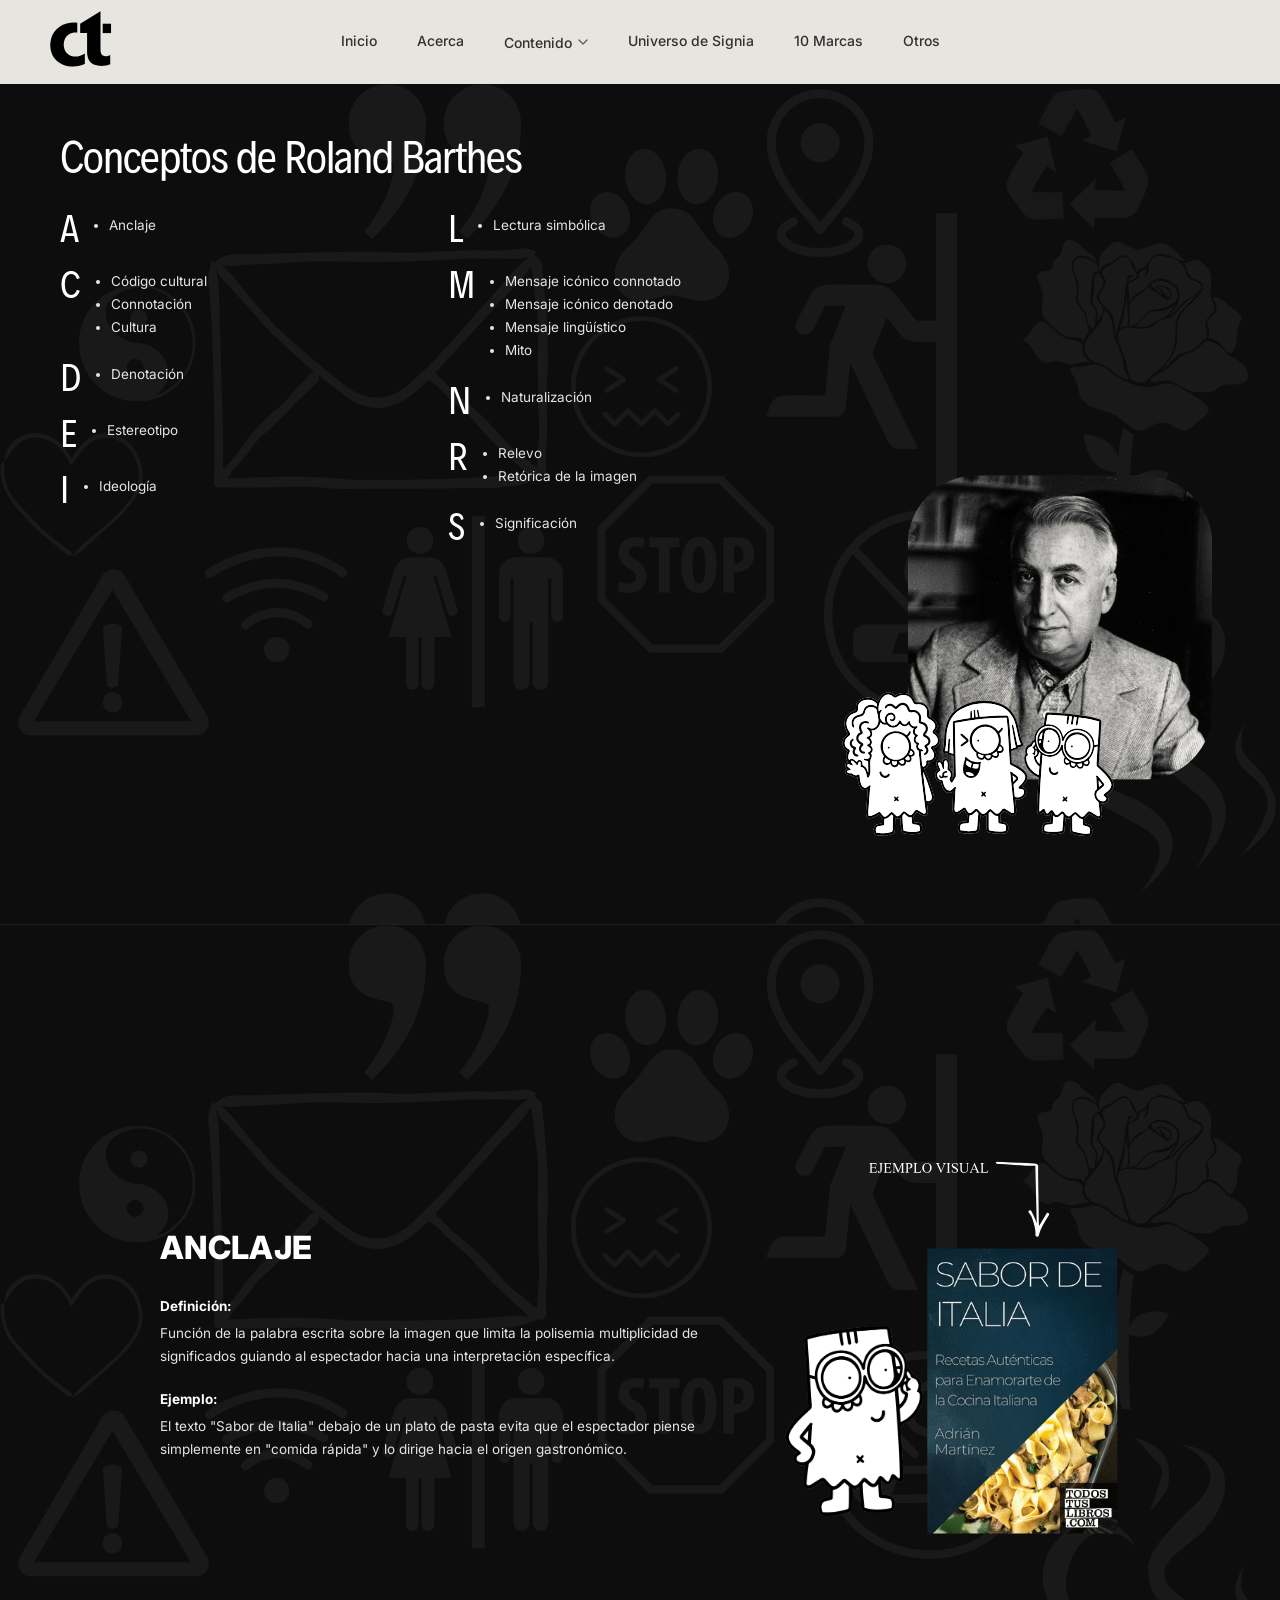
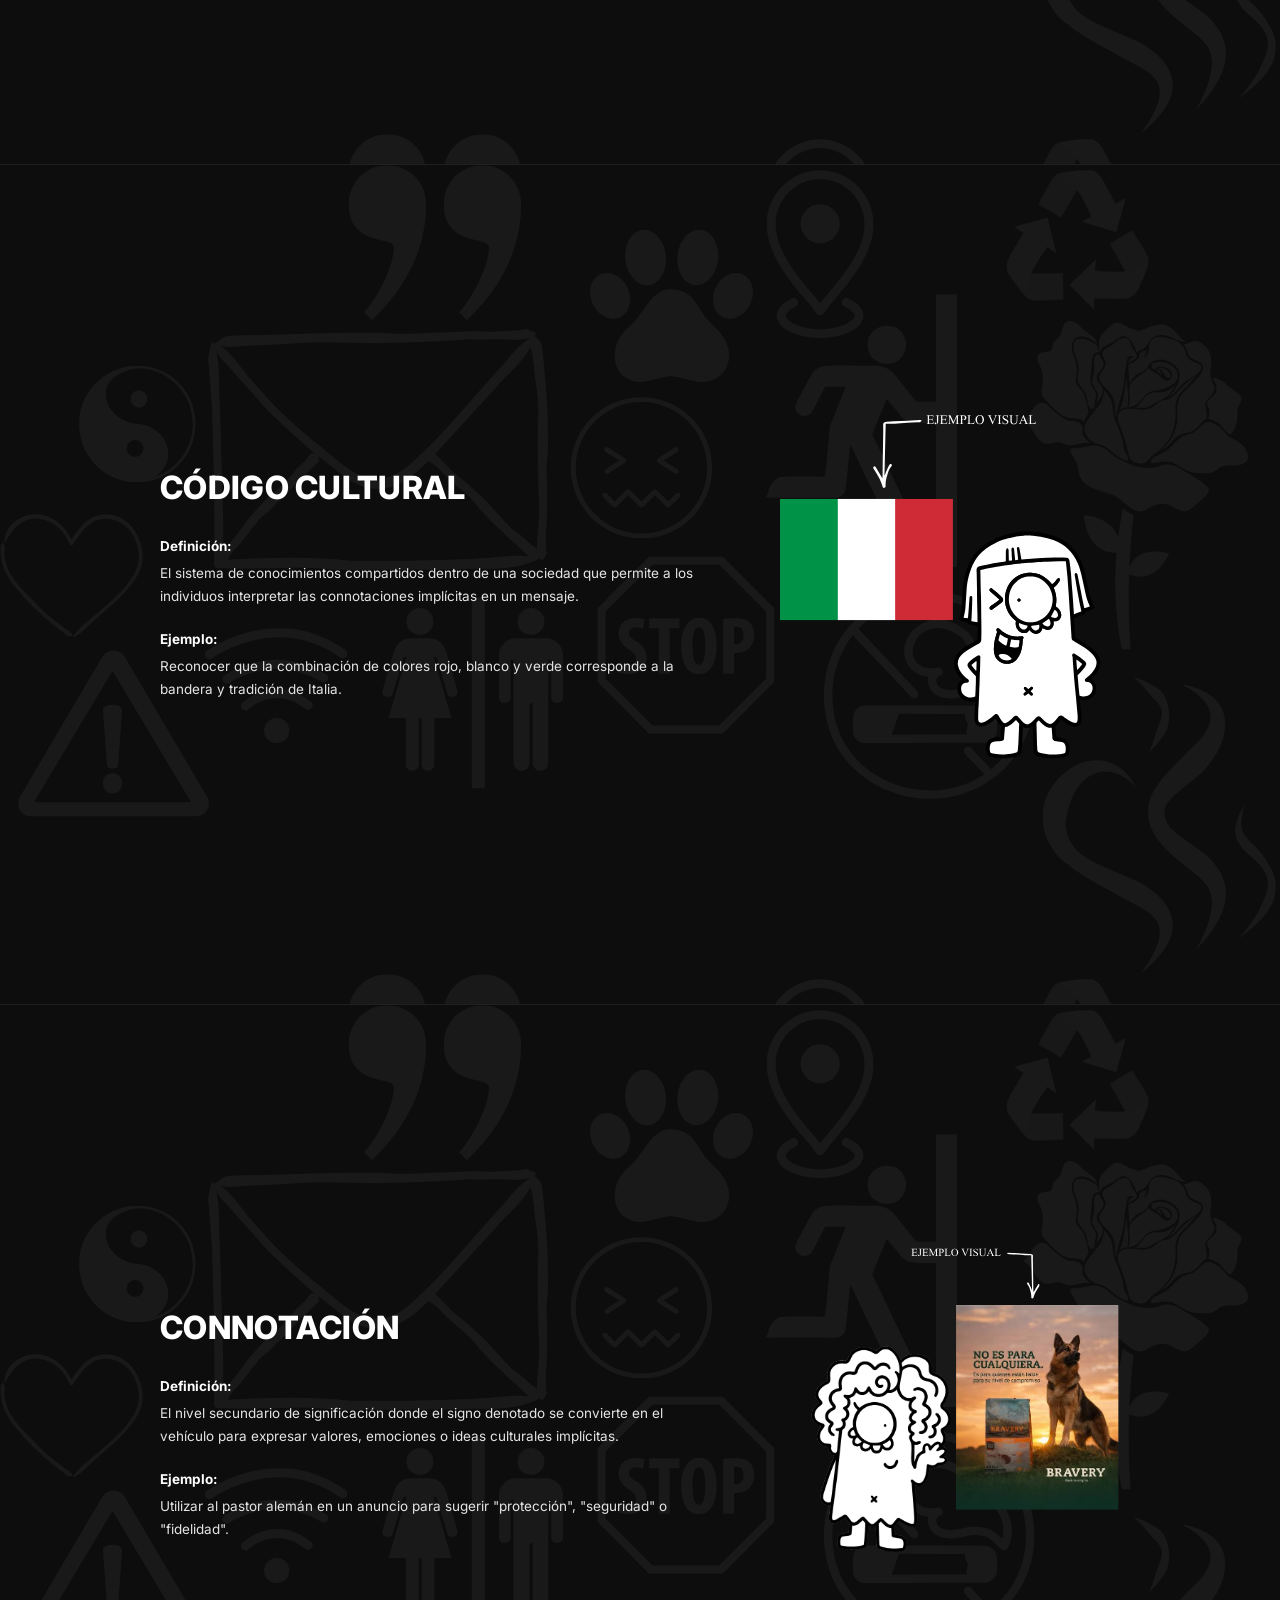
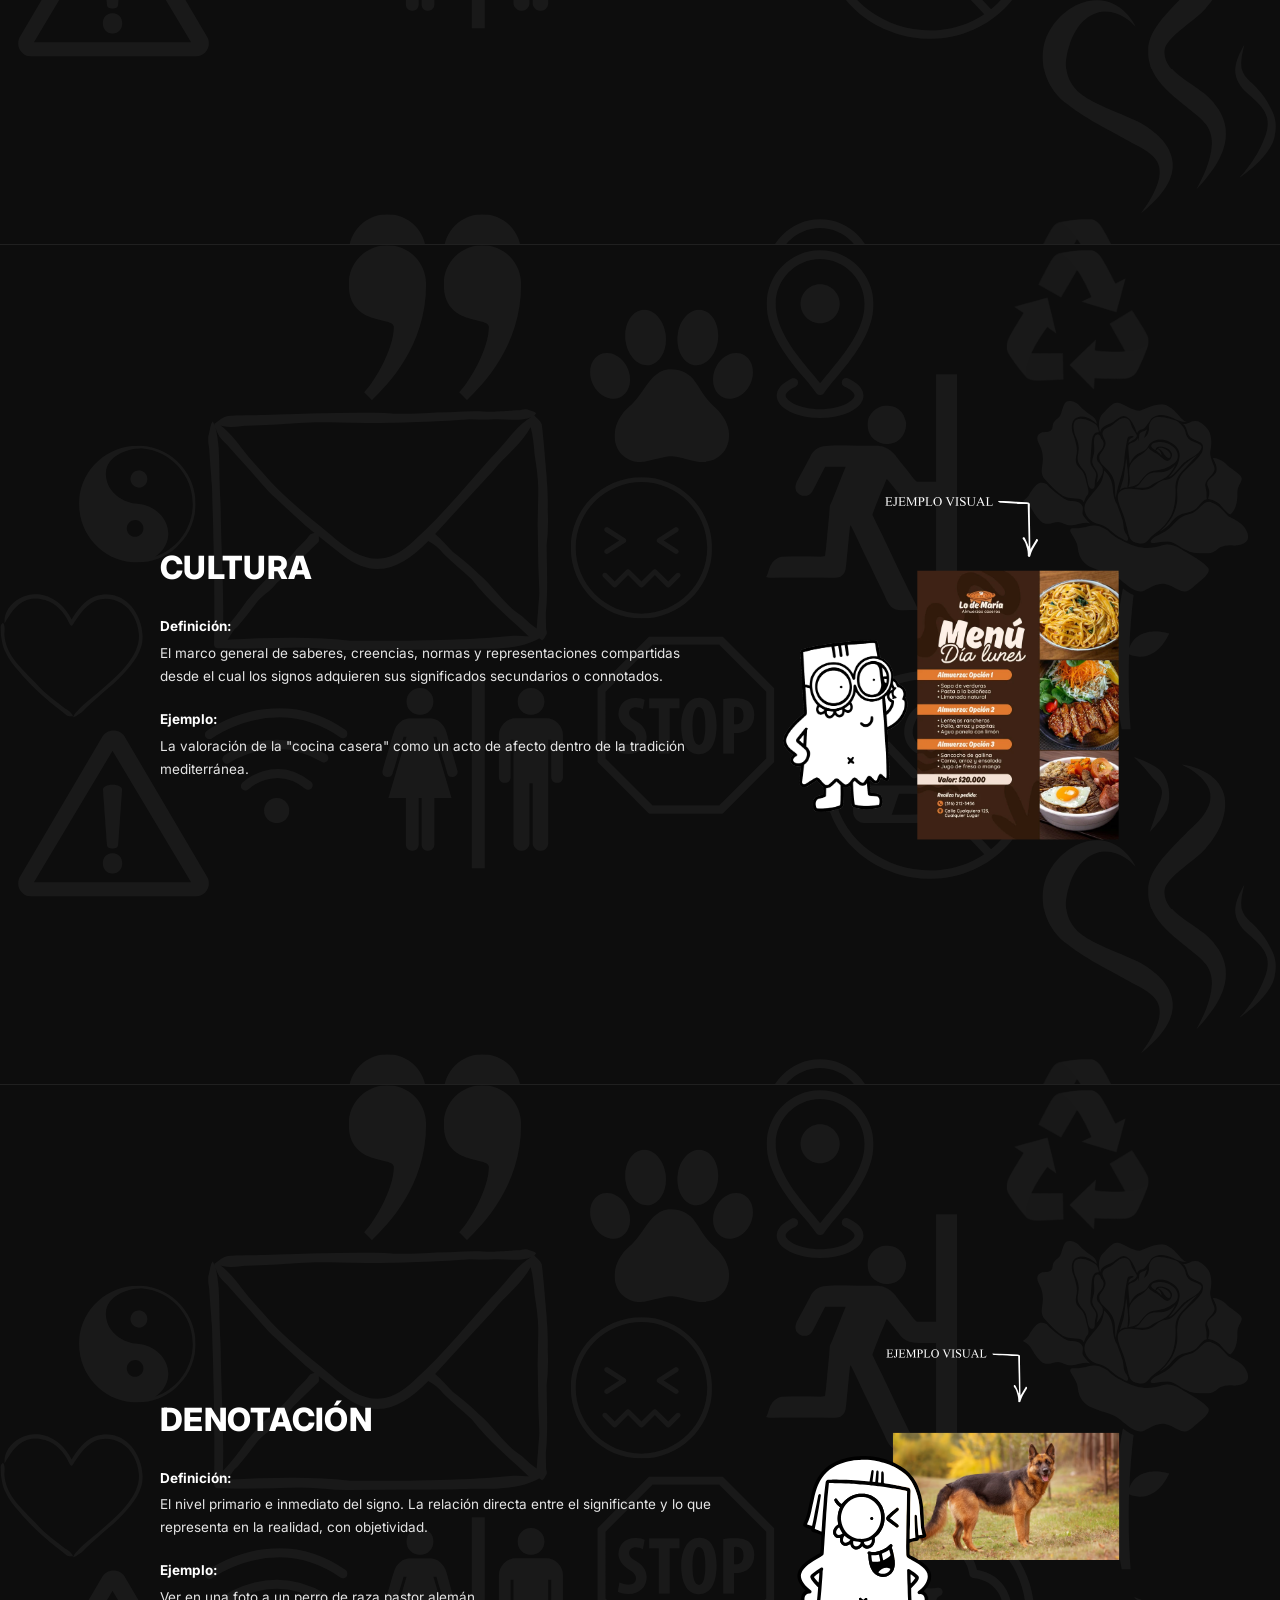
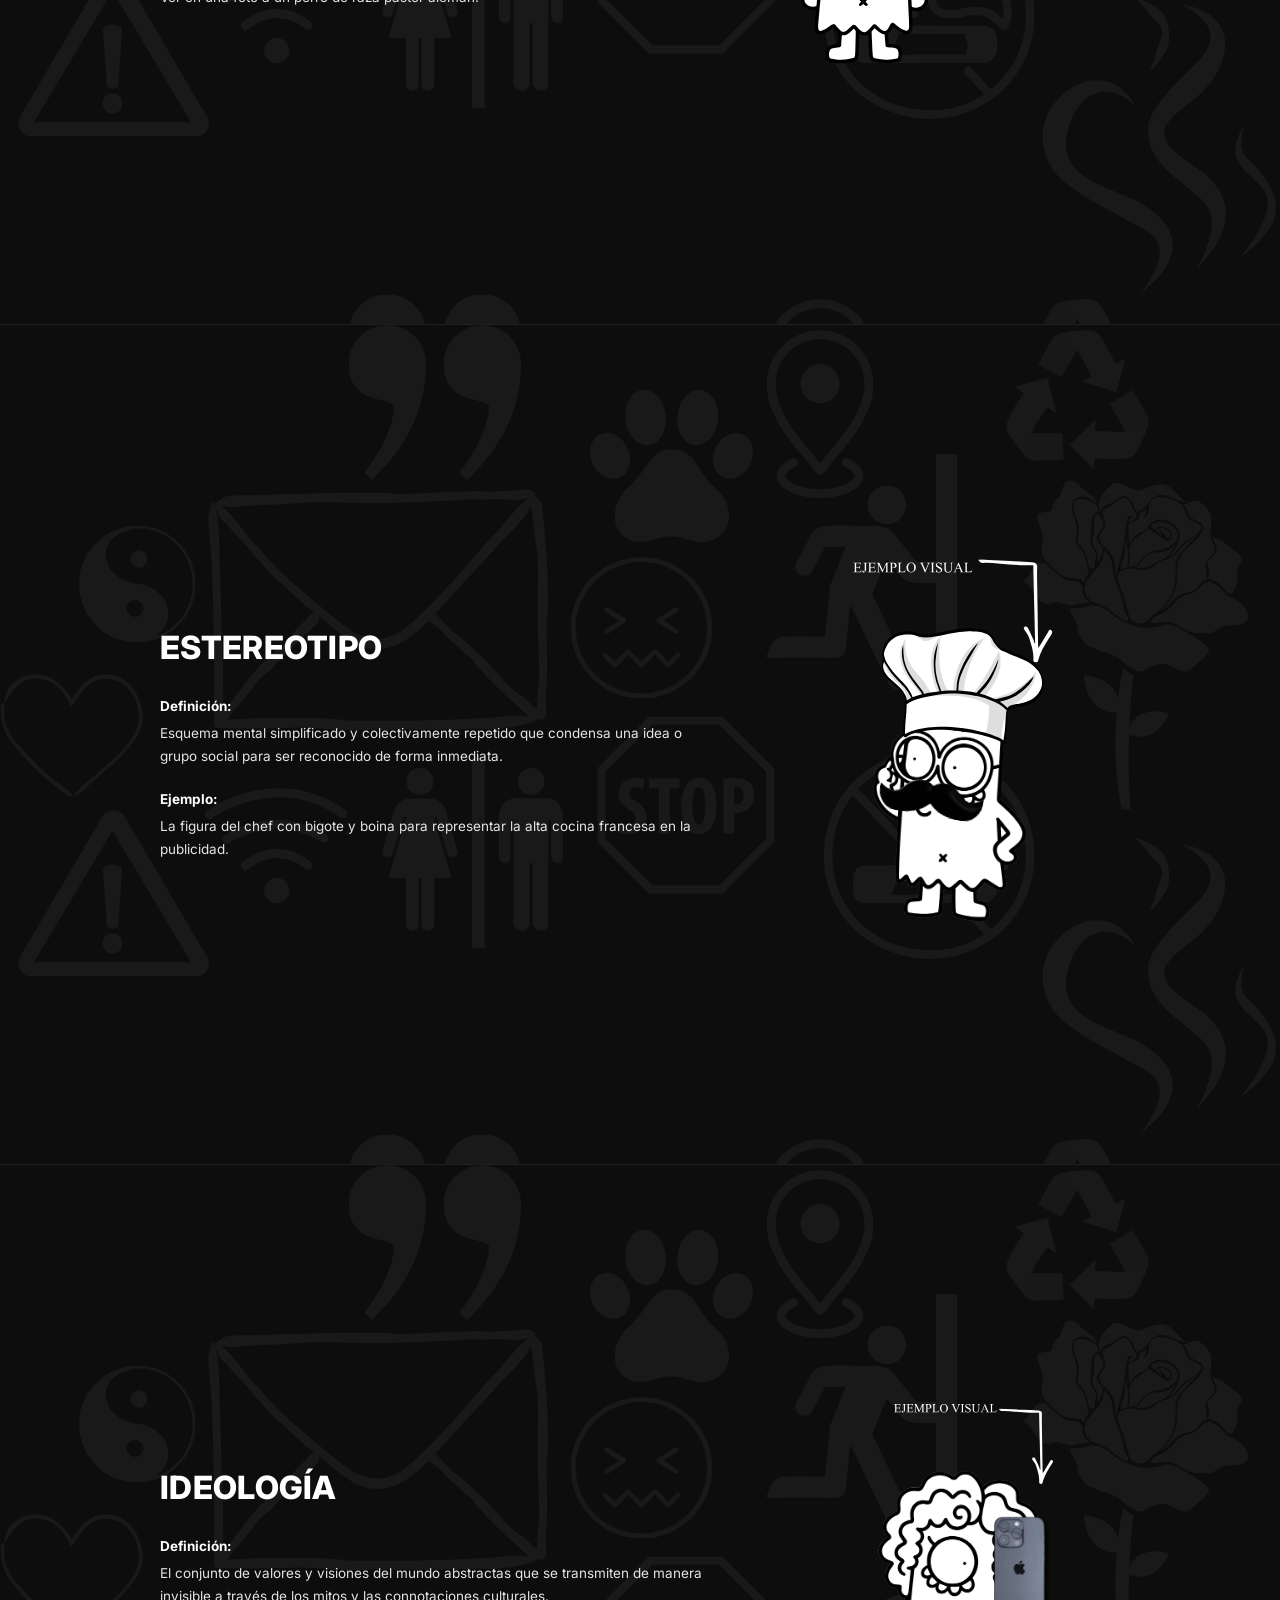
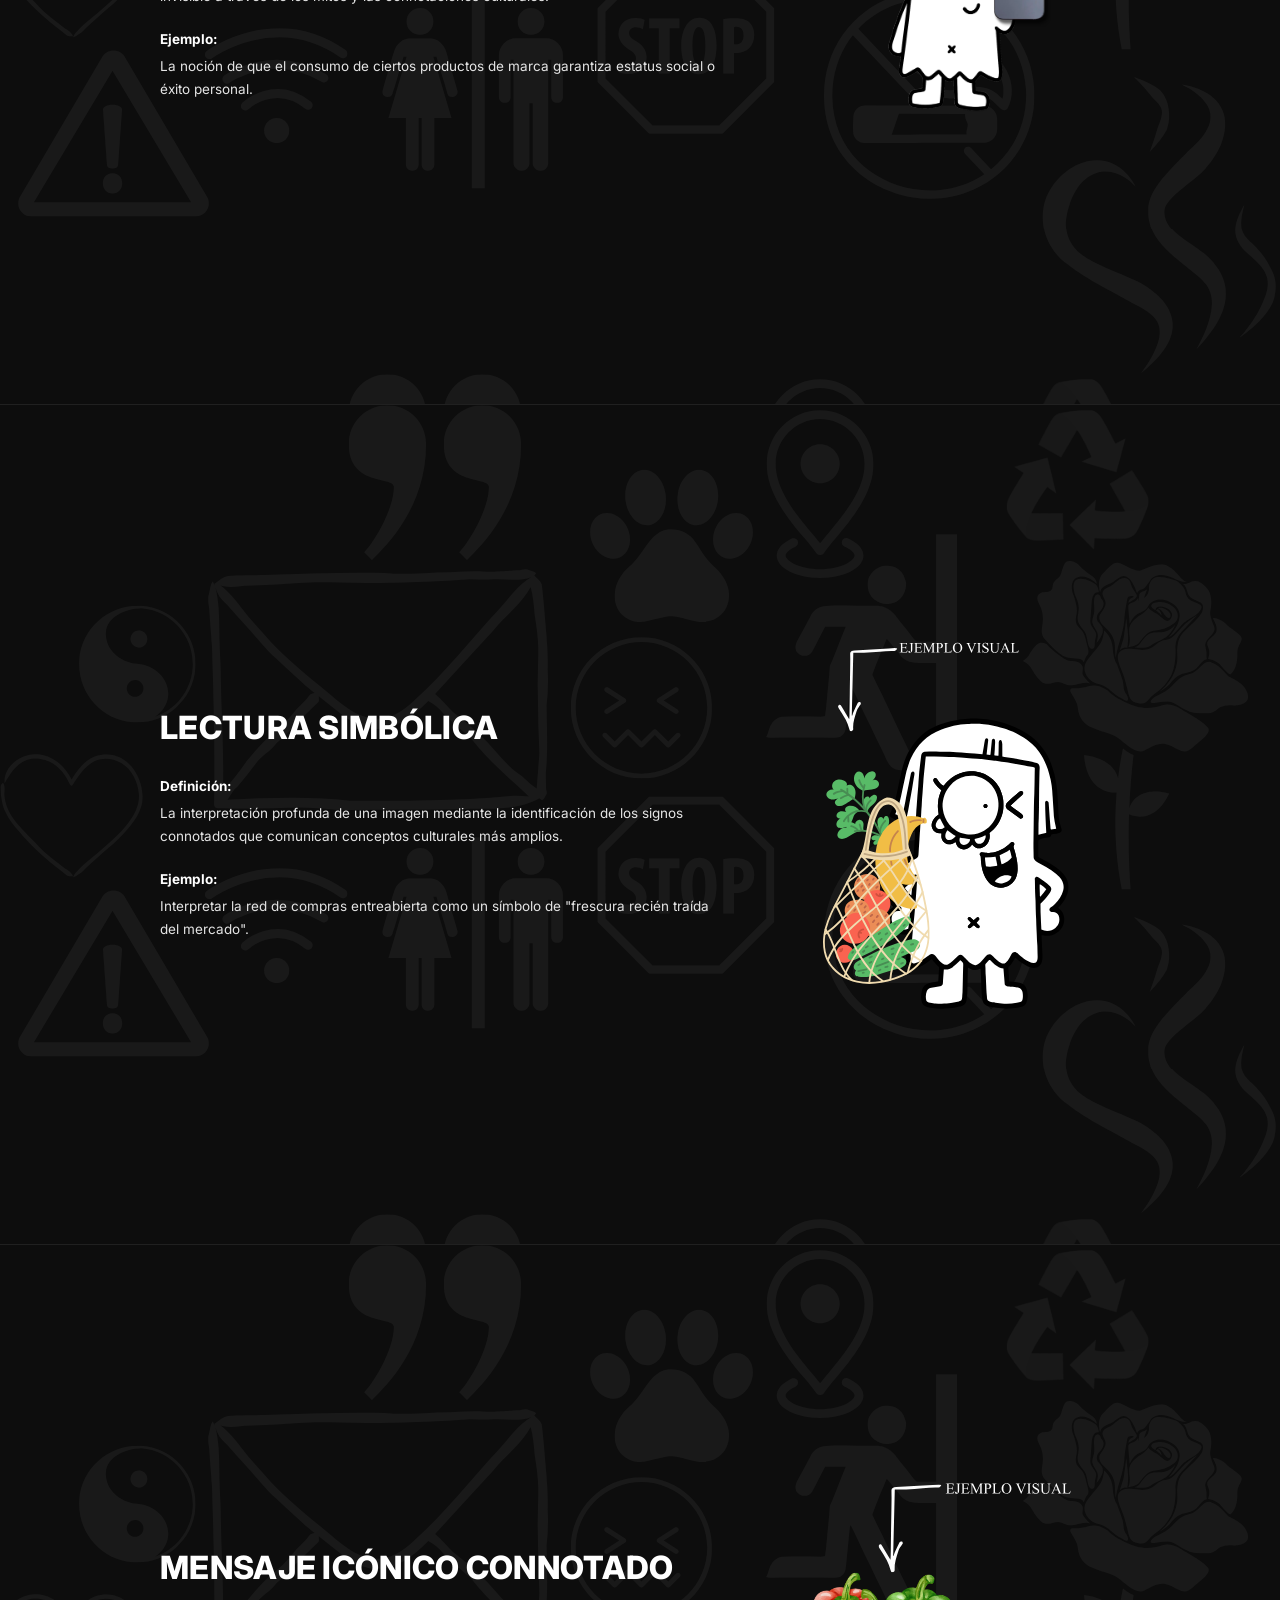
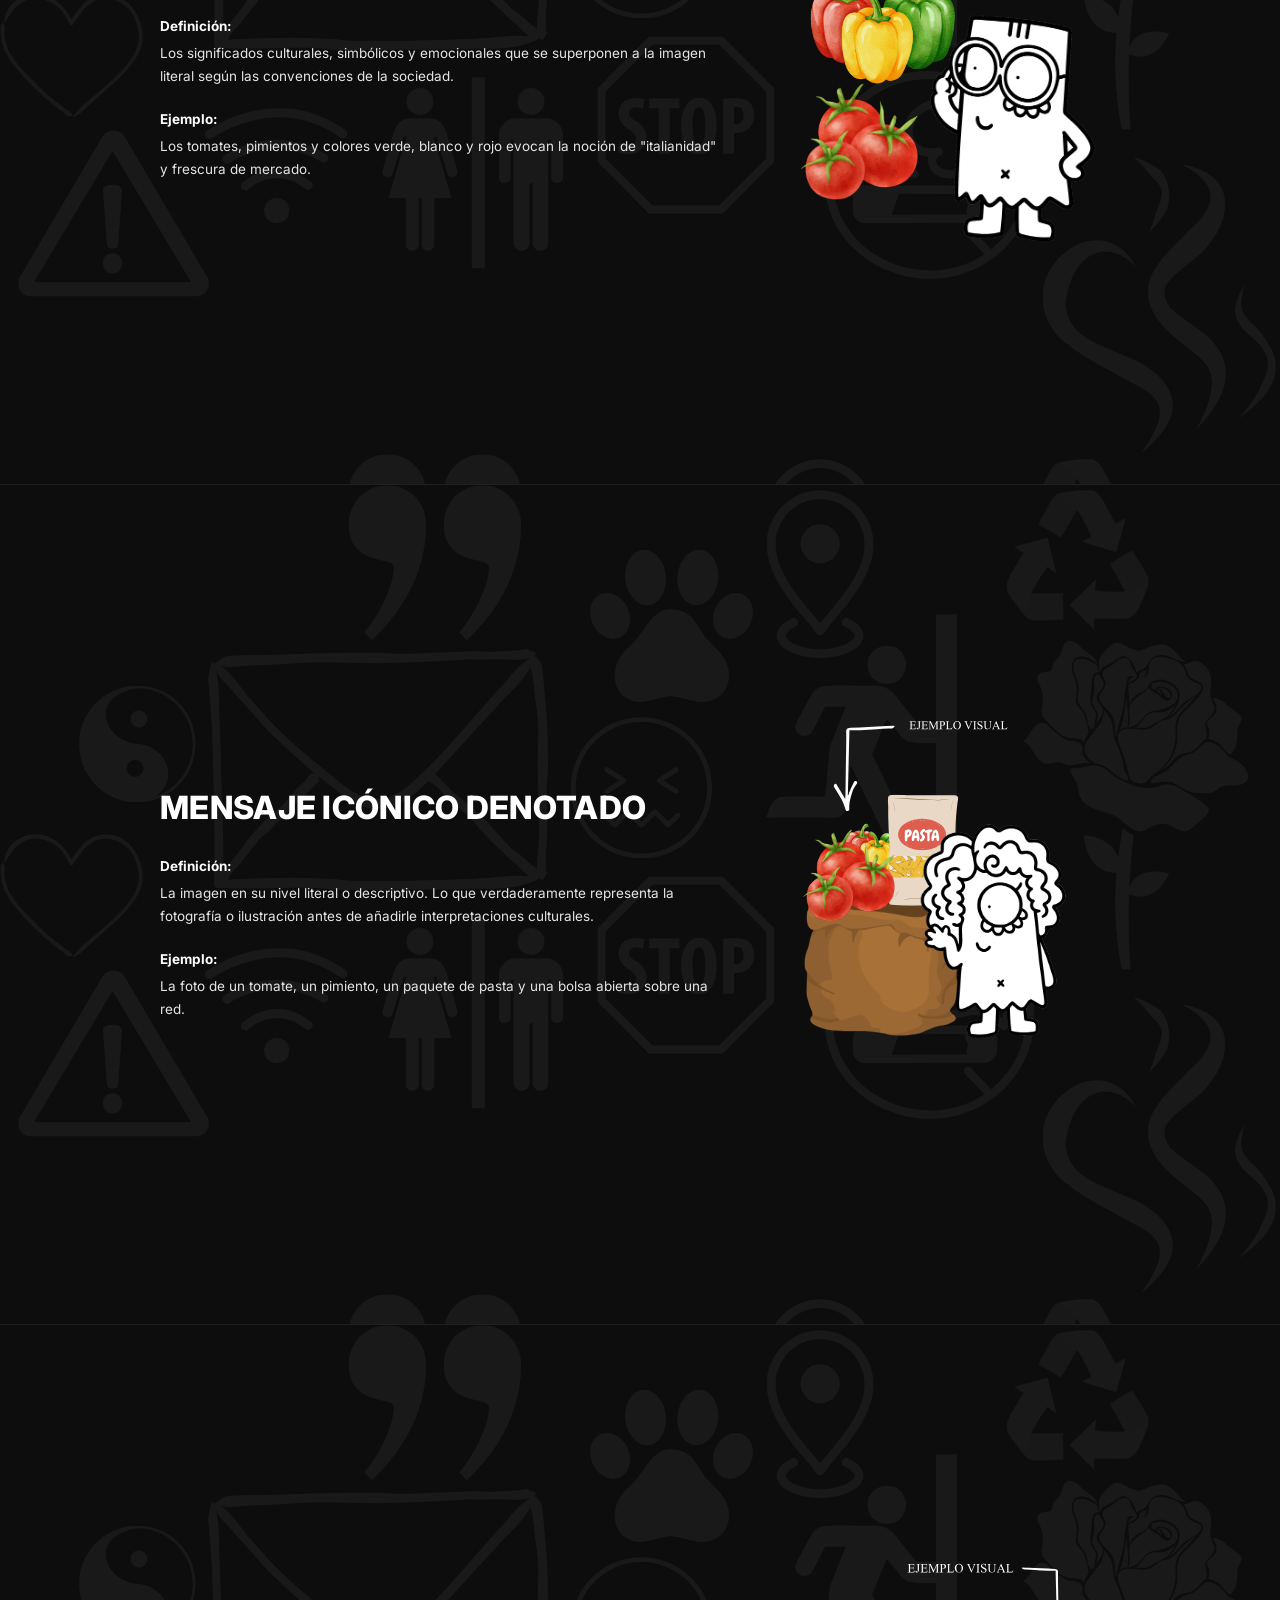
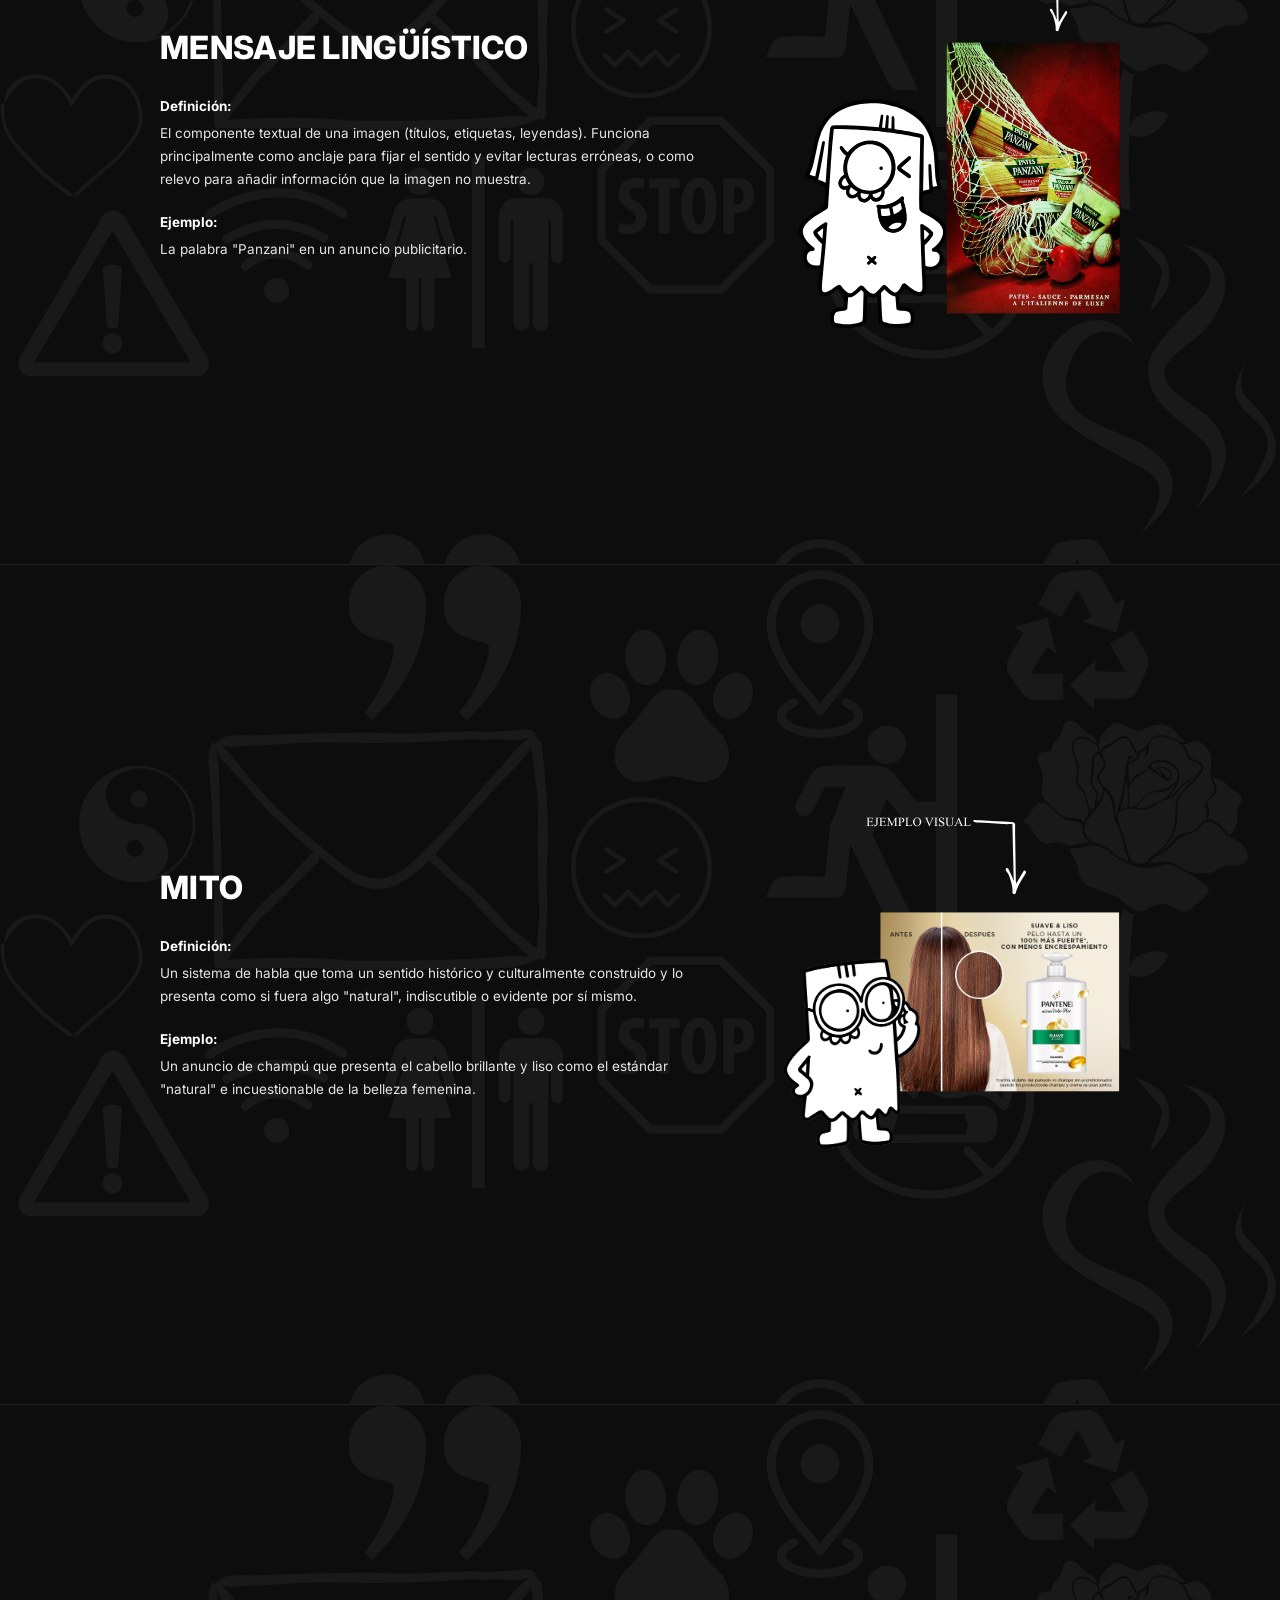
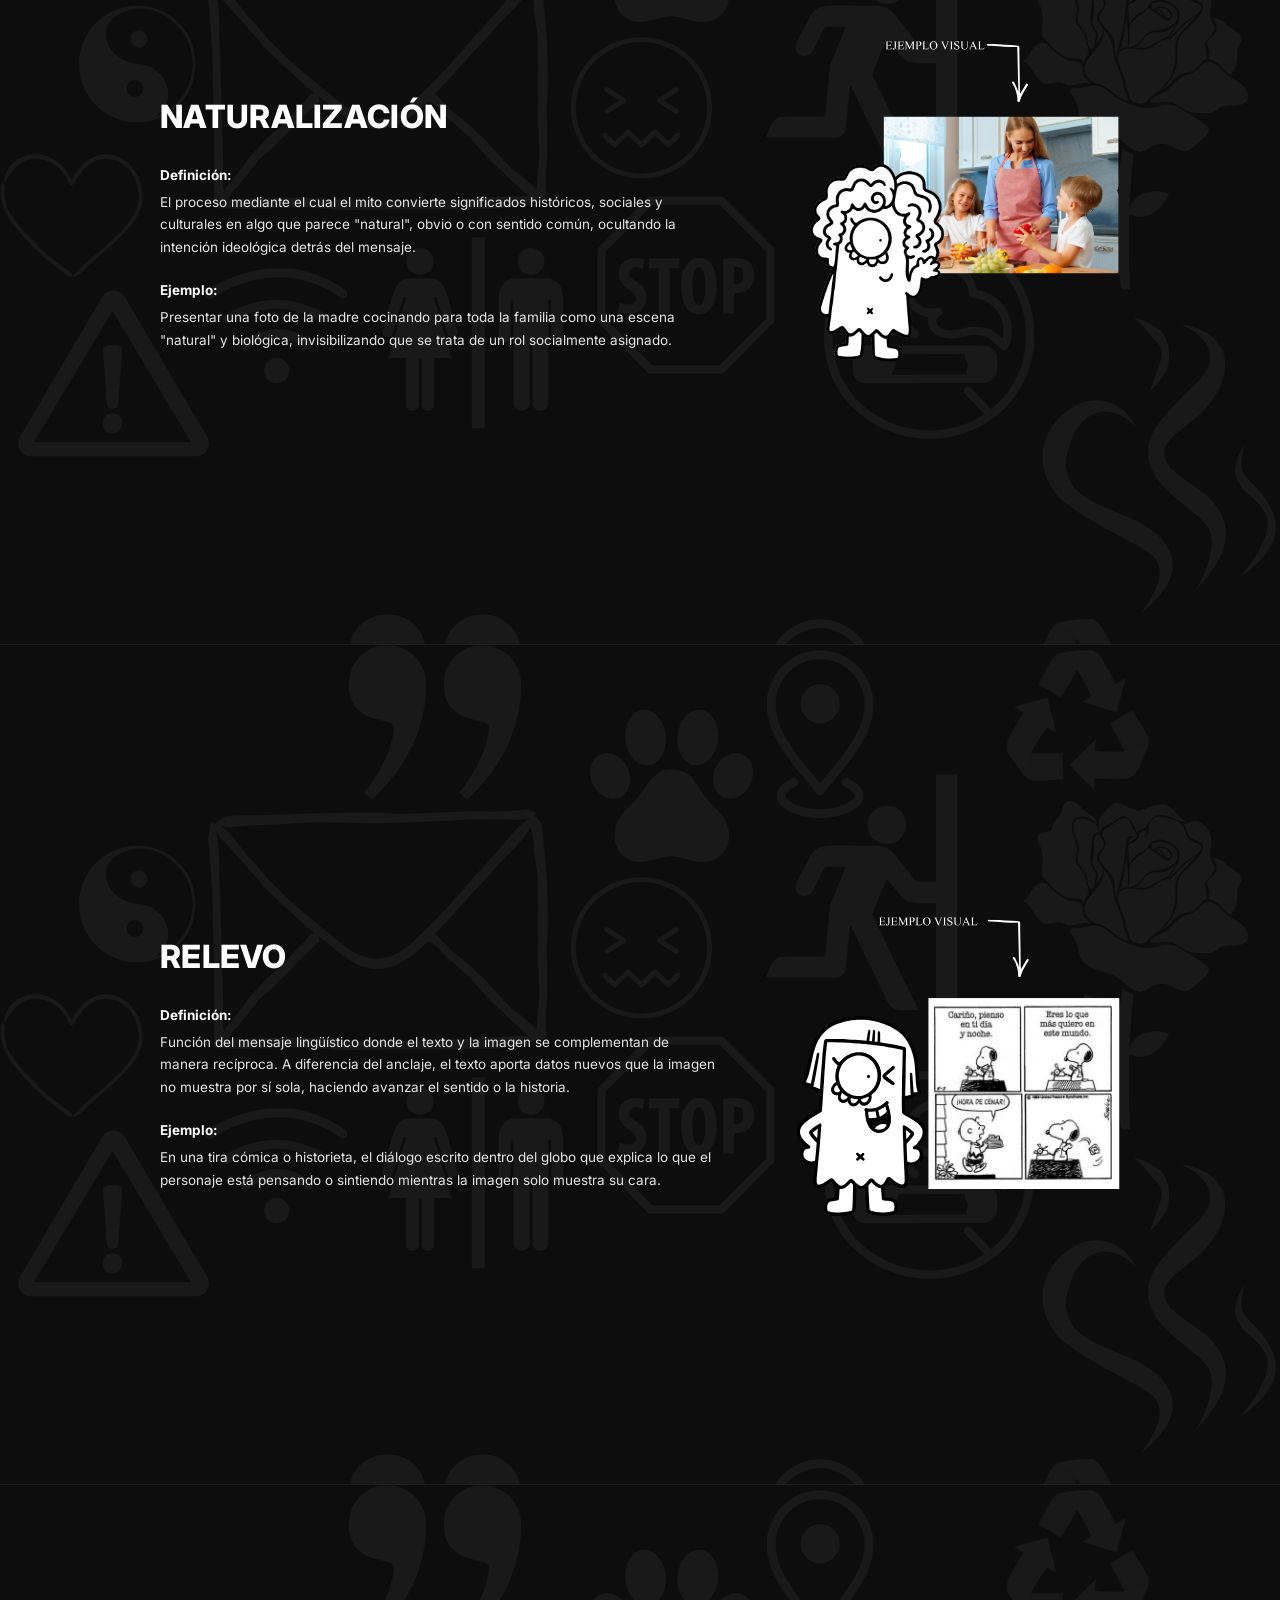
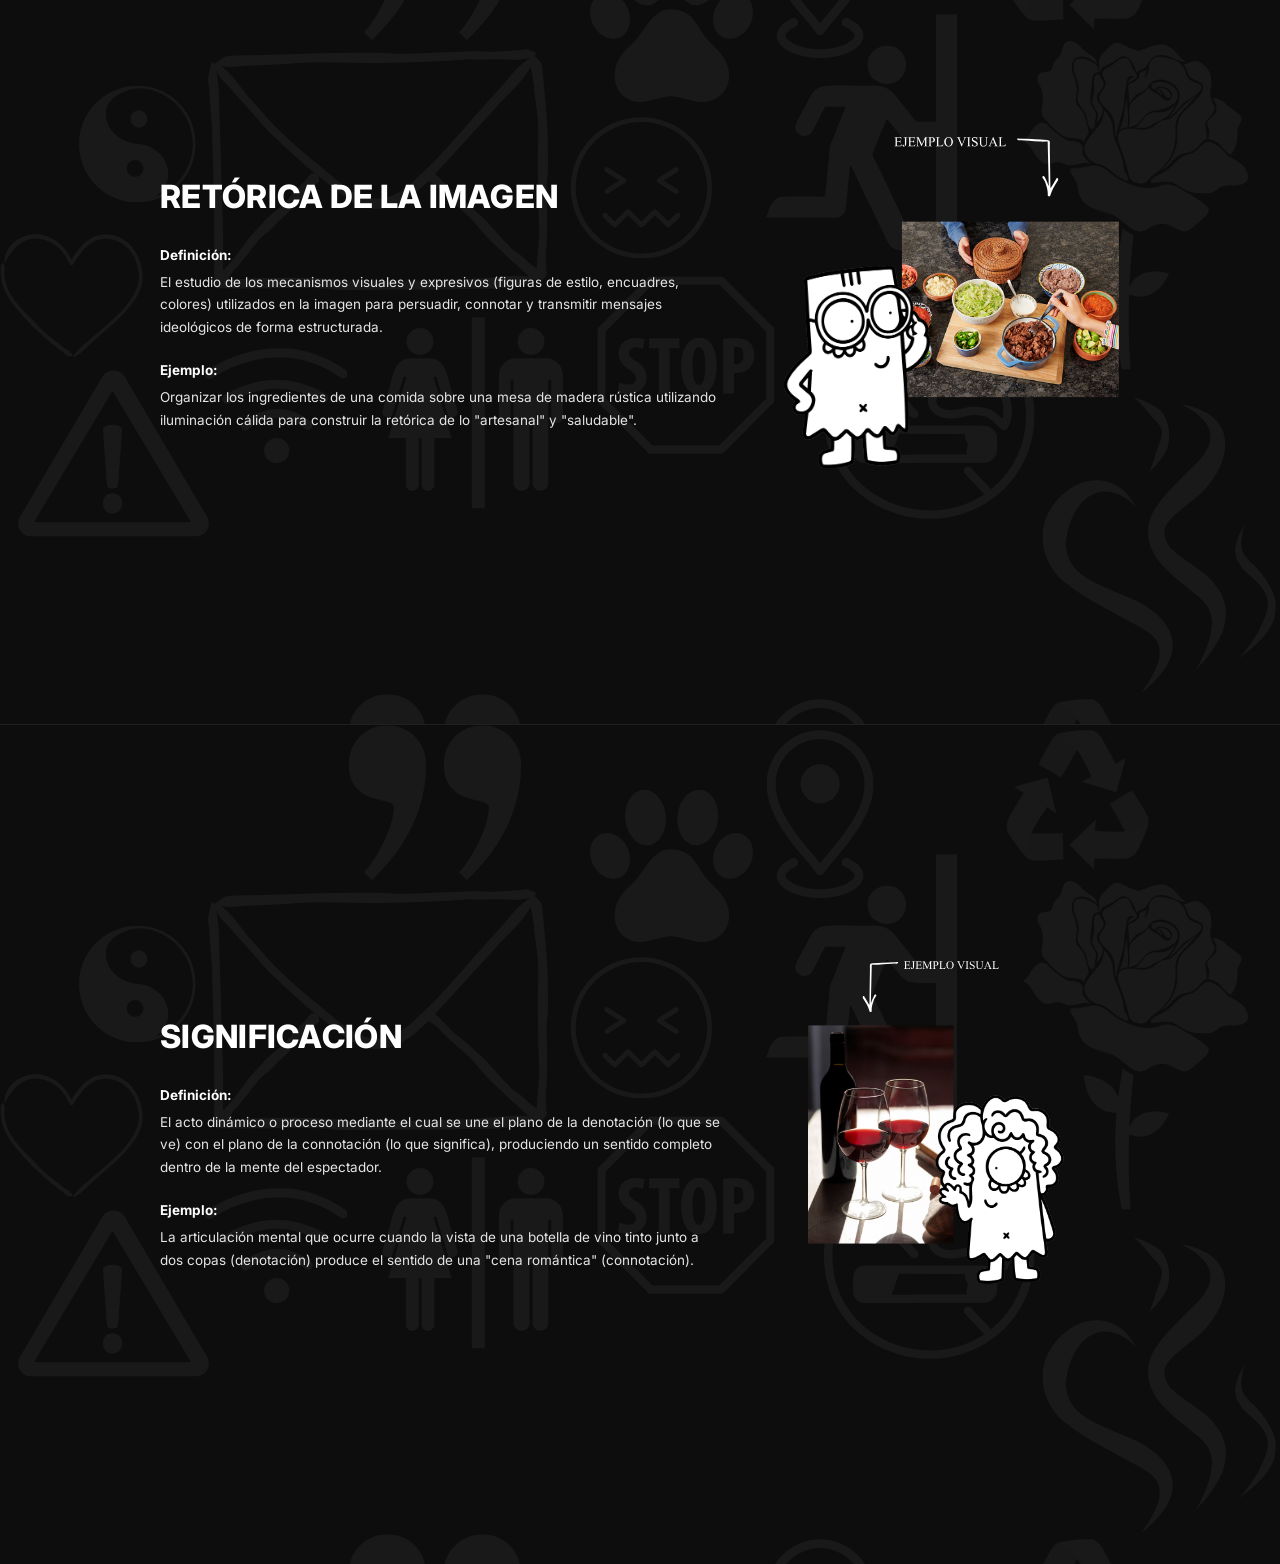
<file: roland-barthes.html>
<!DOCTYPE html>
<html lang="es">
<head>
<meta charset="UTF-8">
<title>Roland Barthes - SIGNIA</title>
<meta name="viewport" content="width=device-width, initial-scale=1.0">
<link rel="preconnect" href="https://fonts.googleapis.com">
<link rel="preconnect" href="https://fonts.gstatic.com" crossorigin>
<link href="https://fonts.googleapis.com/css2?family=Playfair+Display:wght@500;600&family=Inter:wght@400;500;600;800&display=swap" rel="stylesheet">
<link rel="stylesheet" href="style.css">
</head>
<body>

<header class="nav">
  <div class="brandmark">
    <img src="Logo.svg" alt="Logo">
  </div>

  <button class="menu-toggle" id="menuToggle" aria-label="Abrir menú" aria-expanded="false">
    <span></span><span></span><span></span>
  </button>

  <nav class="links" id="navLinks">
    <a href="index.html">Inicio</a>
    <a href="acerca.html">Acerca</a>

    <div class="dropdown">
      <a href="contenido.html" class="dropdown-toggle" aria-expanded="false">
        Contenido
        <svg class="dropdown-arrow" width="10" height="6" viewBox="0 0 10 6" fill="none" xmlns="http://www.w3.org/2000/svg">
          <path d="M1 1l4 4 4-4" stroke="currentColor" stroke-width="1.5" stroke-linecap="round" stroke-linejoin="round"/>
        </svg>
      </a>
      <div class="dropdown-menu">

        <a href="conceptos-semioticos.html" class="dropdown-link">Conceptos semióticos</a>

        <div class="dropdown-sub">
          <span class="dropdown-subtitle">Filósofos de la semiótica</span>
          <a href="charles-sanders-peirce.html">Charles Sanders Peirce</a>
          <a href="ferdinand-de-saussure.html">Ferdinand de Saussure</a>
          <a href="roland-barthes.html">Roland Barthes</a>
          <a href="umberto-eco.html">Umberto Eco</a>
                    <a href="conceptos-de-publicidad.html">Conceptos de publicidad</a>
        </div>

       <div class="dropdown-sub">
  <span class="dropdown-subtitle">Arquetipos</span>
  <a href="arquetipos.html#el-amante">El Amante</a>
  <a href="arquetipos.html#el-amigo">El Amigo</a>
  <a href="arquetipos.html#el-bufon">El Bufón</a>
  <a href="arquetipos.html#el-creador">El Creador</a>
  <a href="arquetipos.html#el-cuidador">El Cuidador</a>
  <a href="arquetipos.html#el-explorador">El Explorador</a>
  <a href="arquetipos.html#el-gobernante">El Gobernante</a>
  <a href="arquetipos.html#el-heroe">El Héroe</a>
  <a href="arquetipos.html#el-inocente">El Inocente</a>
  <a href="arquetipos.html#el-mago">El Mago</a>
  <a href="arquetipos.html#el-rebelde">El Rebelde</a>
  <a href="arquetipos.html#el-sabio">El Sabio</a>
</div>

      </div>
    </div>

    <a href="universo.html">Universo de Signia</a>
    <a href="marcas.html">10 Marcas</a>
    <a href="otros.html">Otros</a>
  </nav>

  <div class="nav-spacer"></div>
</header>

<!-- ===================== ÍNDICE ===================== -->
<section class="contenido-section" id="indice">

  <div class="contenido-left">
    <h1 class="contenido-title">Conceptos de Roland Barthes</h1>

    <div class="glossary-columns">

      <div class="glossary-group">
        <span class="letter">A</span>
        <ul>
          <li><a href="#anclaje">Anclaje</a></li>
        </ul>
      </div>

      <div class="glossary-group">
        <span class="letter">C</span>
        <ul>
          <li><a href="#codigo-cultural">Código cultural</a></li>
          <li><a href="#connotacion">Connotación</a></li>
          <li><a href="#cultura">Cultura</a></li>
        </ul>
      </div>

      <div class="glossary-group">
        <span class="letter">D</span>
        <ul>
          <li><a href="#denotacion">Denotación</a></li>
        </ul>
      </div>

      <div class="glossary-group">
        <span class="letter">E</span>
        <ul>
          <li><a href="#estereotipo">Estereotipo</a></li>
        </ul>
      </div>

      <div class="glossary-group">
        <span class="letter">I</span>
        <ul>
          <li><a href="#ideologia">Ideología</a></li>
        </ul>
      </div>

      <div class="glossary-group">
        <span class="letter">L</span>
        <ul>
          <li><a href="#lectura-simbolica">Lectura simbólica</a></li>
        </ul>
      </div>

      <div class="glossary-group">
        <span class="letter">M</span>
        <ul>
          <li><a href="#mensaje-iconico-connotado">Mensaje icónico connotado</a></li>
          <li><a href="#mensaje-iconico-denotado">Mensaje icónico denotado</a></li>
          <li><a href="#mensaje-linguistico">Mensaje lingüístico</a></li>
          <li><a href="#mito">Mito</a></li>
        </ul>
      </div>

      <div class="glossary-group">
        <span class="letter">N</span>
        <ul>
          <li><a href="#naturalizacion">Naturalización</a></li>
        </ul>
      </div>

      <div class="glossary-group">
        <span class="letter">R</span>
        <ul>
          <li><a href="#relevo">Relevo</a></li>
          <li><a href="#retorica-de-la-imagen">Retórica de la imagen</a></li>
        </ul>
      </div>

      <div class="glossary-group">
        <span class="letter">S</span>
        <ul>
          <li><a href="#significacion">Significación</a></li>
        </ul>
      </div>

    </div>
  </div>

  <div class="contenido-mascots">
    <img src="Roland.svg" alt="Roland Barthes con los personajes de Signia">
  </div>

</section>

<!-- ===================== ANCLAJE ===================== -->
<section class="term-section" id="anclaje">
  <div class="term-text">
    <h1 class="term-title">Anclaje</h1>
    <p><strong>Definición:</strong>Función de la palabra escrita sobre la imagen que limita la polisemia multiplicidad de significados guiando al espectador hacia una interpretación específica.</p>
    <p><strong>Ejemplo:</strong>El texto "Sabor de Italia" debajo de un plato de pasta evita que el espectador piense simplemente en "comida rápida" y lo dirige hacia el origen gastronómico.</p>
  </div>
  <div class="term-visual">
    <img src="anclaje3.svg" alt="Ejemplo visual: Anclaje">
  </div>
</section>

<!-- ===================== CÓDIGO CULTURAL ===================== -->
<section class="term-section" id="codigo-cultural">
  <div class="term-text">
    <h1 class="term-title">Código cultural</h1>
    <p><strong>Definición:</strong>El sistema de conocimientos compartidos dentro de una sociedad que permite a los individuos interpretar las connotaciones implícitas en un mensaje.</p>
    <p><strong>Ejemplo:</strong>Reconocer que la combinación de colores rojo, blanco y verde corresponde a la bandera y tradición de Italia.</p>
  </div>
  <div class="term-visual">
    <img src="CÓDIGO CULTURAL3.svg" alt="Ejemplo visual: Código cultural">
  </div>
</section>

<!-- ===================== CONNOTACIÓN ===================== -->
<section class="term-section" id="connotacion">
  <div class="term-text">
    <h1 class="term-title">Connotación</h1>
    <p><strong>Definición:</strong>El nivel secundario de significación donde el signo denotado se convierte en el vehículo para expresar valores, emociones o ideas culturales implícitas.</p>
    <p><strong>Ejemplo:</strong>Utilizar al pastor alemán en un anuncio para sugerir "protección", "seguridad" o "fidelidad".</p>
  </div>
  <div class="term-visual">
    <img src="connotacion3.svg" alt="Ejemplo visual: Connotación">
  </div>
</section>

<!-- ===================== CULTURA ===================== -->
<section class="term-section" id="cultura">
  <div class="term-text">
    <h1 class="term-title">Cultura</h1>
    <p><strong>Definición:</strong>El marco general de saberes, creencias, normas y representaciones compartidas desde el cual los signos adquieren sus significados secundarios o connotados.</p>
    <p><strong>Ejemplo:</strong>La valoración de la "cocina casera" como un acto de afecto dentro de la tradición mediterránea.</p>
  </div>
  <div class="term-visual">
    <img src="cultura3.svg" alt="Ejemplo visual: Cultura">
  </div>
</section>

<!-- ===================== DENOTACIÓN ===================== -->
<section class="term-section" id="denotacion">
  <div class="term-text">
    <h1 class="term-title">Denotación</h1>
    <p><strong>Definición:</strong>El nivel primario e inmediato del signo. La relación directa entre el significante y lo que representa en la realidad, con objetividad.</p>
    <p><strong>Ejemplo:</strong>Ver en una foto a un perro de raza pastor alemán.</p>
  </div>
  <div class="term-visual">
    <img src="denotacion3.svg" alt="Ejemplo visual: Denotación">
  </div>
</section>

<!-- ===================== ESTEREOTIPO ===================== -->
<section class="term-section" id="estereotipo">
  <div class="term-text">
    <h1 class="term-title">Estereotipo</h1>
    <p><strong>Definición:</strong>Esquema mental simplificado y colectivamente repetido que condensa una idea o grupo social para ser reconocido de forma inmediata.</p>
    <p><strong>Ejemplo:</strong>La figura del chef con bigote y boina para representar la alta cocina francesa en la publicidad.</p>
  </div>
  <div class="term-visual">
    <img src="estereotipo3.svg" alt="Ejemplo visual: Estereotipo">
  </div>
</section>

<!-- ===================== IDEOLOGÍA ===================== -->
<section class="term-section" id="ideologia">
  <div class="term-text">
    <h1 class="term-title">Ideología</h1>
    <p><strong>Definición:</strong>El conjunto de valores y visiones del mundo abstractas que se transmiten de manera invisible a través de los mitos y las connotaciones culturales.</p>
    <p><strong>Ejemplo:</strong>La noción de que el consumo de ciertos productos de marca garantiza estatus social o éxito personal.</p>
  </div>
  <div class="term-visual">
    <img src="ideologia3.svg" alt="Ejemplo visual: Ideología">
  </div>
</section>

<!-- ===================== LECTURA SIMBÓLICA ===================== -->
<section class="term-section" id="lectura-simbolica">
  <div class="term-text">
    <h1 class="term-title">Lectura simbólica</h1>
    <p><strong>Definición:</strong>La interpretación profunda de una imagen mediante la identificación de los signos connotados que comunican conceptos culturales más amplios.</p>
    <p><strong>Ejemplo:</strong>Interpretar la red de compras entreabierta como un símbolo de "frescura recién traída del mercado".</p>
  </div>
  <div class="term-visual">
    <img src="lectura simbolica3.svg" alt="Ejemplo visual: Lectura simbólica">
  </div>
</section>

<!-- ===================== MENSAJE ICÓNICO CONNOTADO ===================== -->
<section class="term-section" id="mensaje-iconico-connotado">
  <div class="term-text">
    <h1 class="term-title">Mensaje icónico connotado</h1>
    <p><strong>Definición:</strong>Los significados culturales, simbólicos y emocionales que se superponen a la imagen literal según las convenciones de la sociedad.</p>
    <p><strong>Ejemplo:</strong>Los tomates, pimientos y colores verde, blanco y rojo evocan la noción de "italianidad" y frescura de mercado.</p>
  </div>
  <div class="term-visual">
    <img src="Mensaje icónico connotado3.svg" alt="Ejemplo visual: Mensaje icónico connotado">
  </div>
</section>

<!-- ===================== MENSAJE ICÓNICO DENOTADO ===================== -->
<section class="term-section" id="mensaje-iconico-denotado">
  <div class="term-text">
    <h1 class="term-title">Mensaje icónico denotado</h1>
    <p><strong>Definición:</strong>La imagen en su nivel literal o descriptivo. Lo que verdaderamente representa la fotografía o ilustración antes de añadirle interpretaciones culturales.</p>
    <p><strong>Ejemplo:</strong>La foto de un tomate, un pimiento, un paquete de pasta y una bolsa abierta sobre una red.</p>
  </div>
  <div class="term-visual">
    <img src="Mensaje icónico denotado3.svg" alt="Ejemplo visual: Mensaje icónico denotado">
  </div>
</section>

<!-- ===================== MENSAJE LINGÜÍSTICO ===================== -->
<section class="term-section" id="mensaje-linguistico">
  <div class="term-text">
    <h1 class="term-title">Mensaje lingüístico</h1>
    <p><strong>Definición:</strong>El componente textual de una imagen (títulos, etiquetas, leyendas). Funciona principalmente como anclaje para fijar el sentido y evitar lecturas erróneas, o como relevo para añadir información que la imagen no muestra.</p>
    <p><strong>Ejemplo:</strong>La palabra "Panzani" en un anuncio publicitario.</p>
  </div>
  <div class="term-visual">
    <img src="Mensaje lingüístico3.svg" alt="Ejemplo visual: Mensaje lingüístico">
  </div>
</section>

<!-- ===================== MITO ===================== -->
<section class="term-section" id="mito">
  <div class="term-text">
    <h1 class="term-title">Mito</h1>
    <p><strong>Definición:</strong>Un sistema de habla que toma un sentido histórico y culturalmente construido y lo presenta como si fuera algo "natural", indiscutible o evidente por sí mismo.</p>
    <p><strong>Ejemplo:</strong>Un anuncio de champú que presenta el cabello brillante y liso como el estándar "natural" e incuestionable de la belleza femenina.</p>
  </div>
  <div class="term-visual">
    <img src="mito3.svg" alt="Ejemplo visual: Mito">
  </div>
</section>

<!-- ===================== NATURALIZACIÓN ===================== -->
<section class="term-section" id="naturalizacion">
  <div class="term-text">
    <h1 class="term-title">Naturalización</h1>
    <p><strong>Definición:</strong>El proceso mediante el cual el mito convierte significados históricos, sociales y culturales en algo que parece "natural", obvio o con sentido común, ocultando la intención ideológica detrás del mensaje.</p>
    <p><strong>Ejemplo:</strong>Presentar una foto de la madre cocinando para toda la familia como una escena "natural" y biológica, invisibilizando que se trata de un rol socialmente asignado.</p>
  </div>
  <div class="term-visual">
    <img src="Naturalización3.svg" alt="Ejemplo visual: Naturalización">
  </div>
</section>

<!-- ===================== RELEVO ===================== -->
<section class="term-section" id="relevo">
  <div class="term-text">
    <h1 class="term-title">Relevo</h1>
    <p><strong>Definición:</strong>Función del mensaje lingüístico donde el texto y la imagen se complementan de manera recíproca. A diferencia del anclaje, el texto aporta datos nuevos que la imagen no muestra por sí sola, haciendo avanzar el sentido o la historia.</p>
    <p><strong>Ejemplo:</strong>En una tira cómica o historieta, el diálogo escrito dentro del globo que explica lo que el personaje está pensando o sintiendo mientras la imagen solo muestra su cara.</p>
  </div>
  <div class="term-visual">
    <img src="relevo3.svg" alt="Ejemplo visual: Relevo">
  </div>
</section>

<!-- ===================== RETÓRICA DE LA IMAGEN ===================== -->
<section class="term-section" id="retorica-de-la-imagen">
  <div class="term-text">
    <h1 class="term-title">Retórica de la imagen</h1>
    <p><strong>Definición:</strong>El estudio de los mecanismos visuales y expresivos (figuras de estilo, encuadres, colores) utilizados en la imagen para persuadir, connotar y transmitir mensajes ideológicos de forma estructurada.</p>
    <p><strong>Ejemplo:</strong>Organizar los ingredientes de una comida sobre una mesa de madera rústica utilizando iluminación cálida para construir la retórica de lo "artesanal" y "saludable".</p>
  </div>
  <div class="term-visual">
    <img src="Retórica de la imagen3.svg" alt="Ejemplo visual: Retórica de la imagen">
  </div>
</section>

<!-- ===================== SIGNIFICACIÓN ===================== -->
<section class="term-section" id="significacion">
  <div class="term-text">
    <h1 class="term-title">Significación</h1>
    <p><strong>Definición:</strong>El acto dinámico o proceso mediante el cual se une el plano de la denotación (lo que se ve) con el plano de la connotación (lo que significa), produciendo un sentido completo dentro de la mente del espectador.</p>
    <p><strong>Ejemplo:</strong>La articulación mental que ocurre cuando la vista de una botella de vino tinto junto a dos copas (denotación) produce el sentido de una "cena romántica" (connotación).</p>
  </div>
  <div class="term-visual">
    <img src="Significación3.svg" alt="Ejemplo visual: Significación">
  </div>
</section>

<script src="script.js"></script>
</body>
</html>
</file>
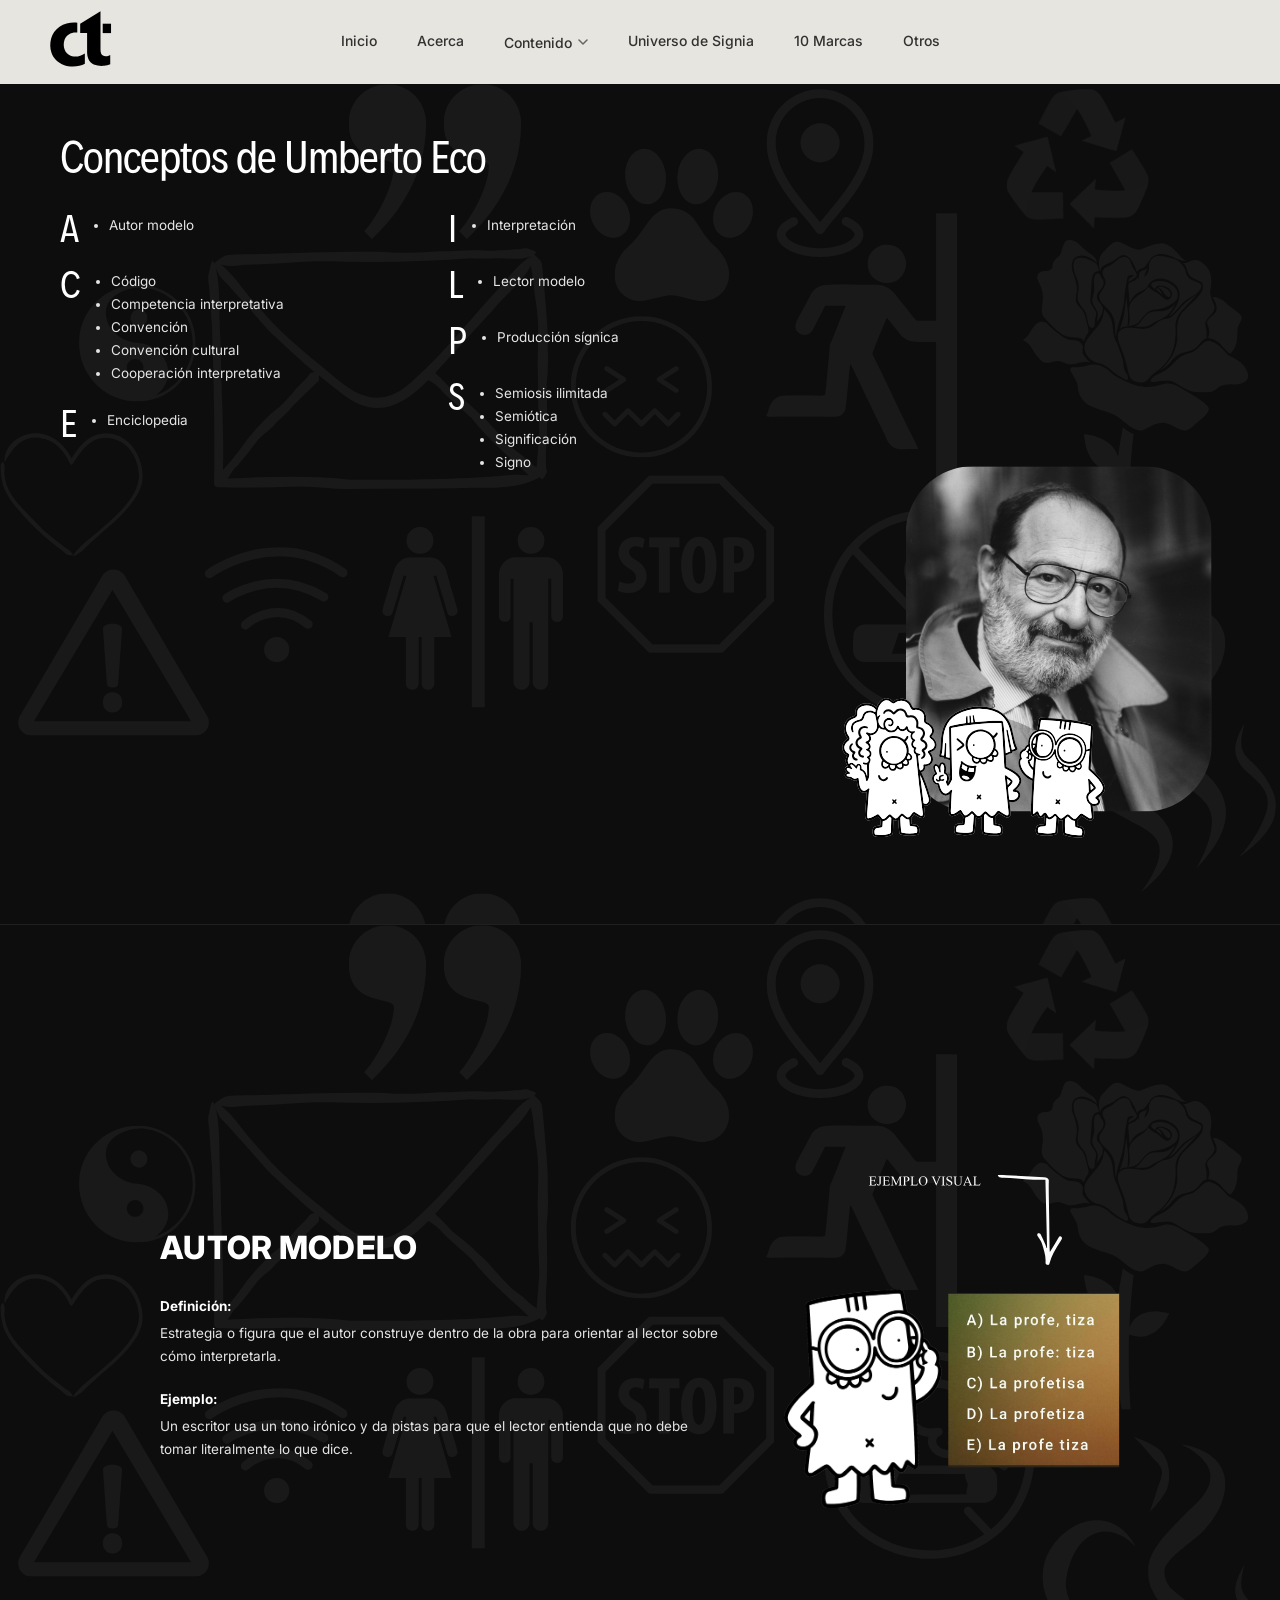
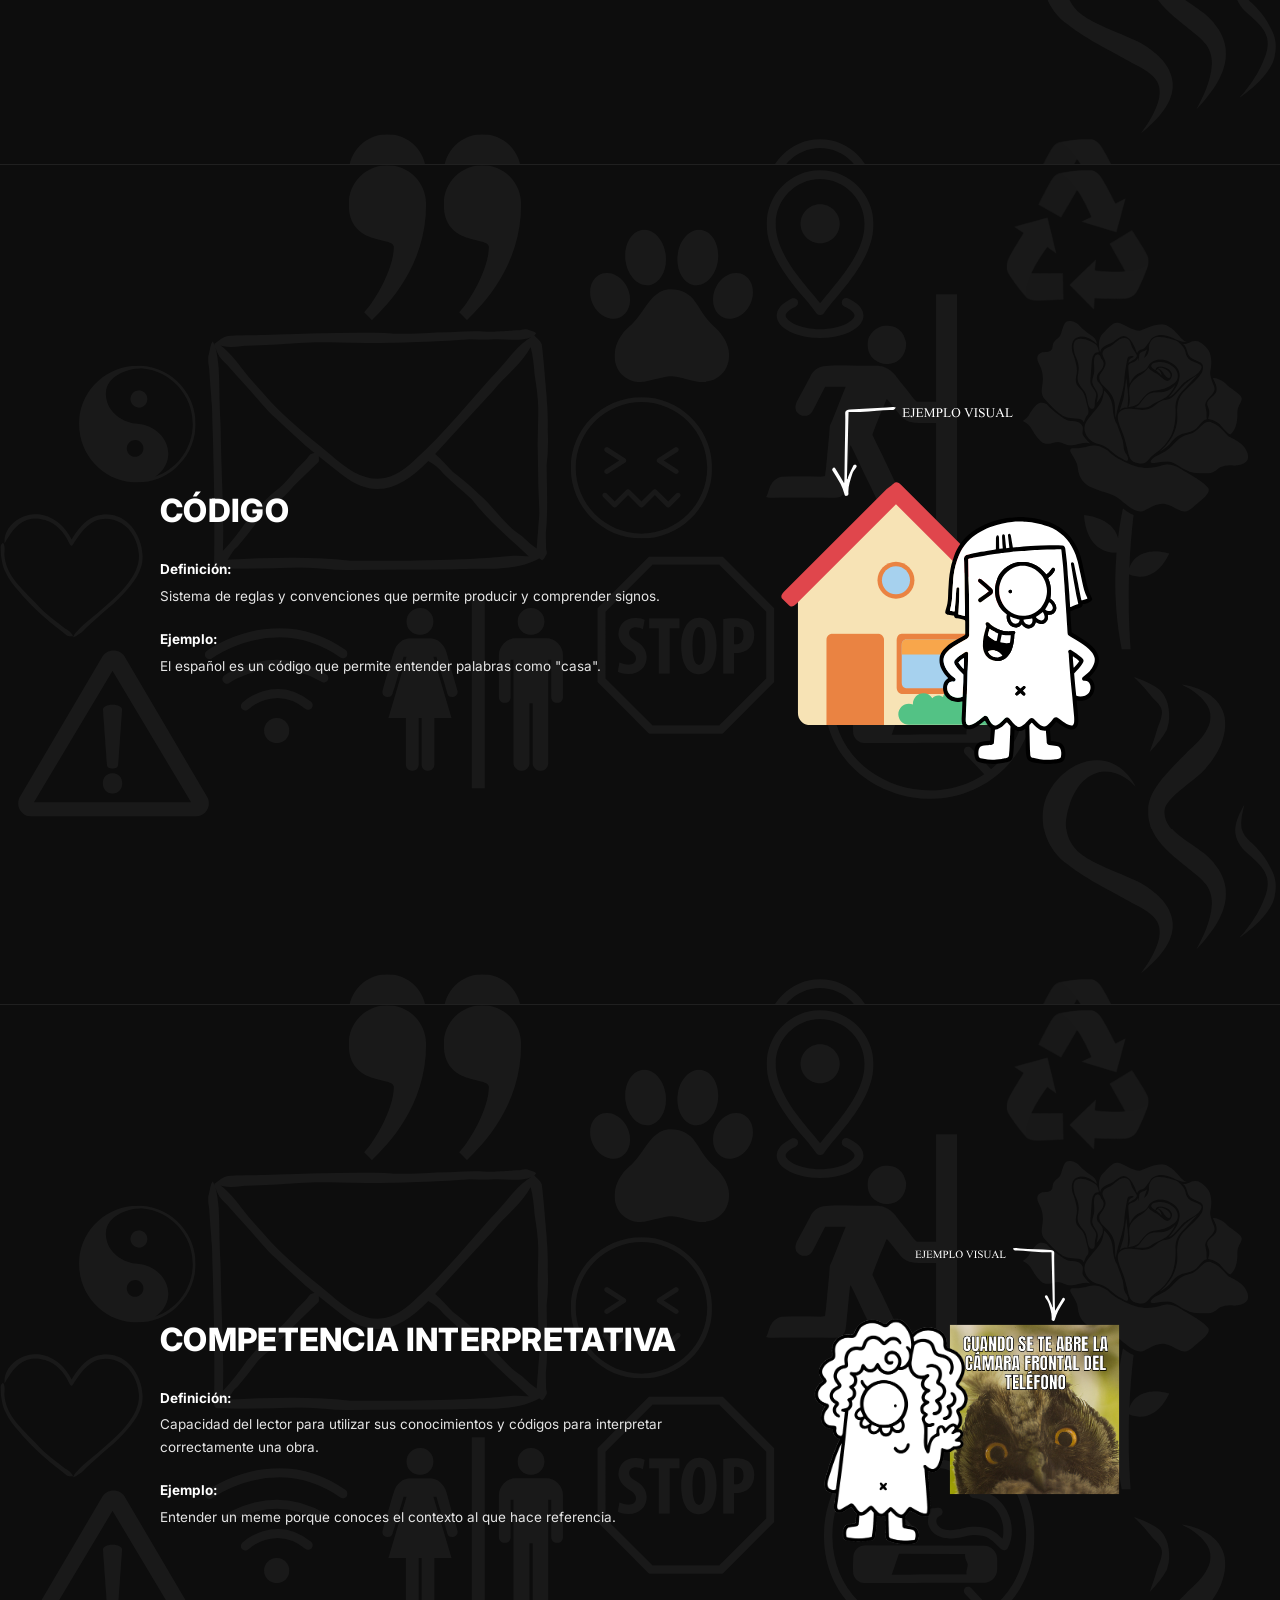
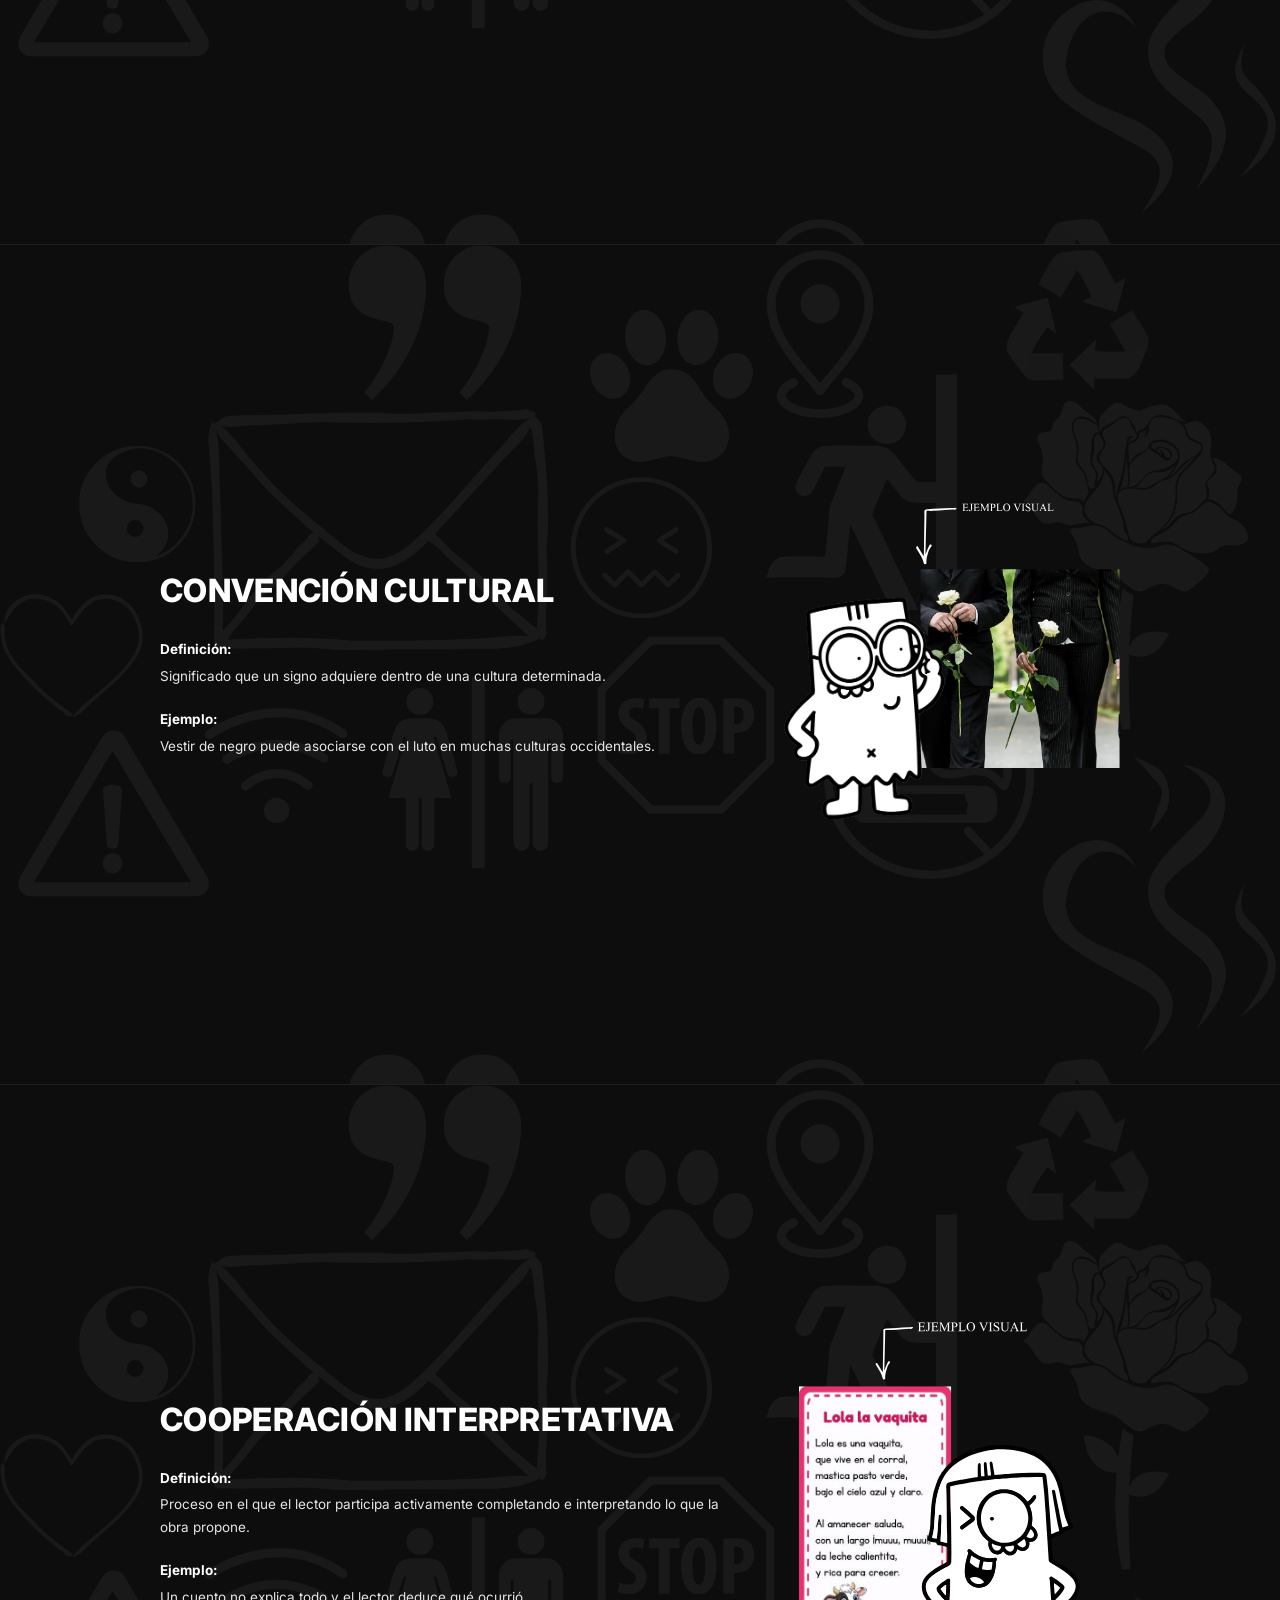
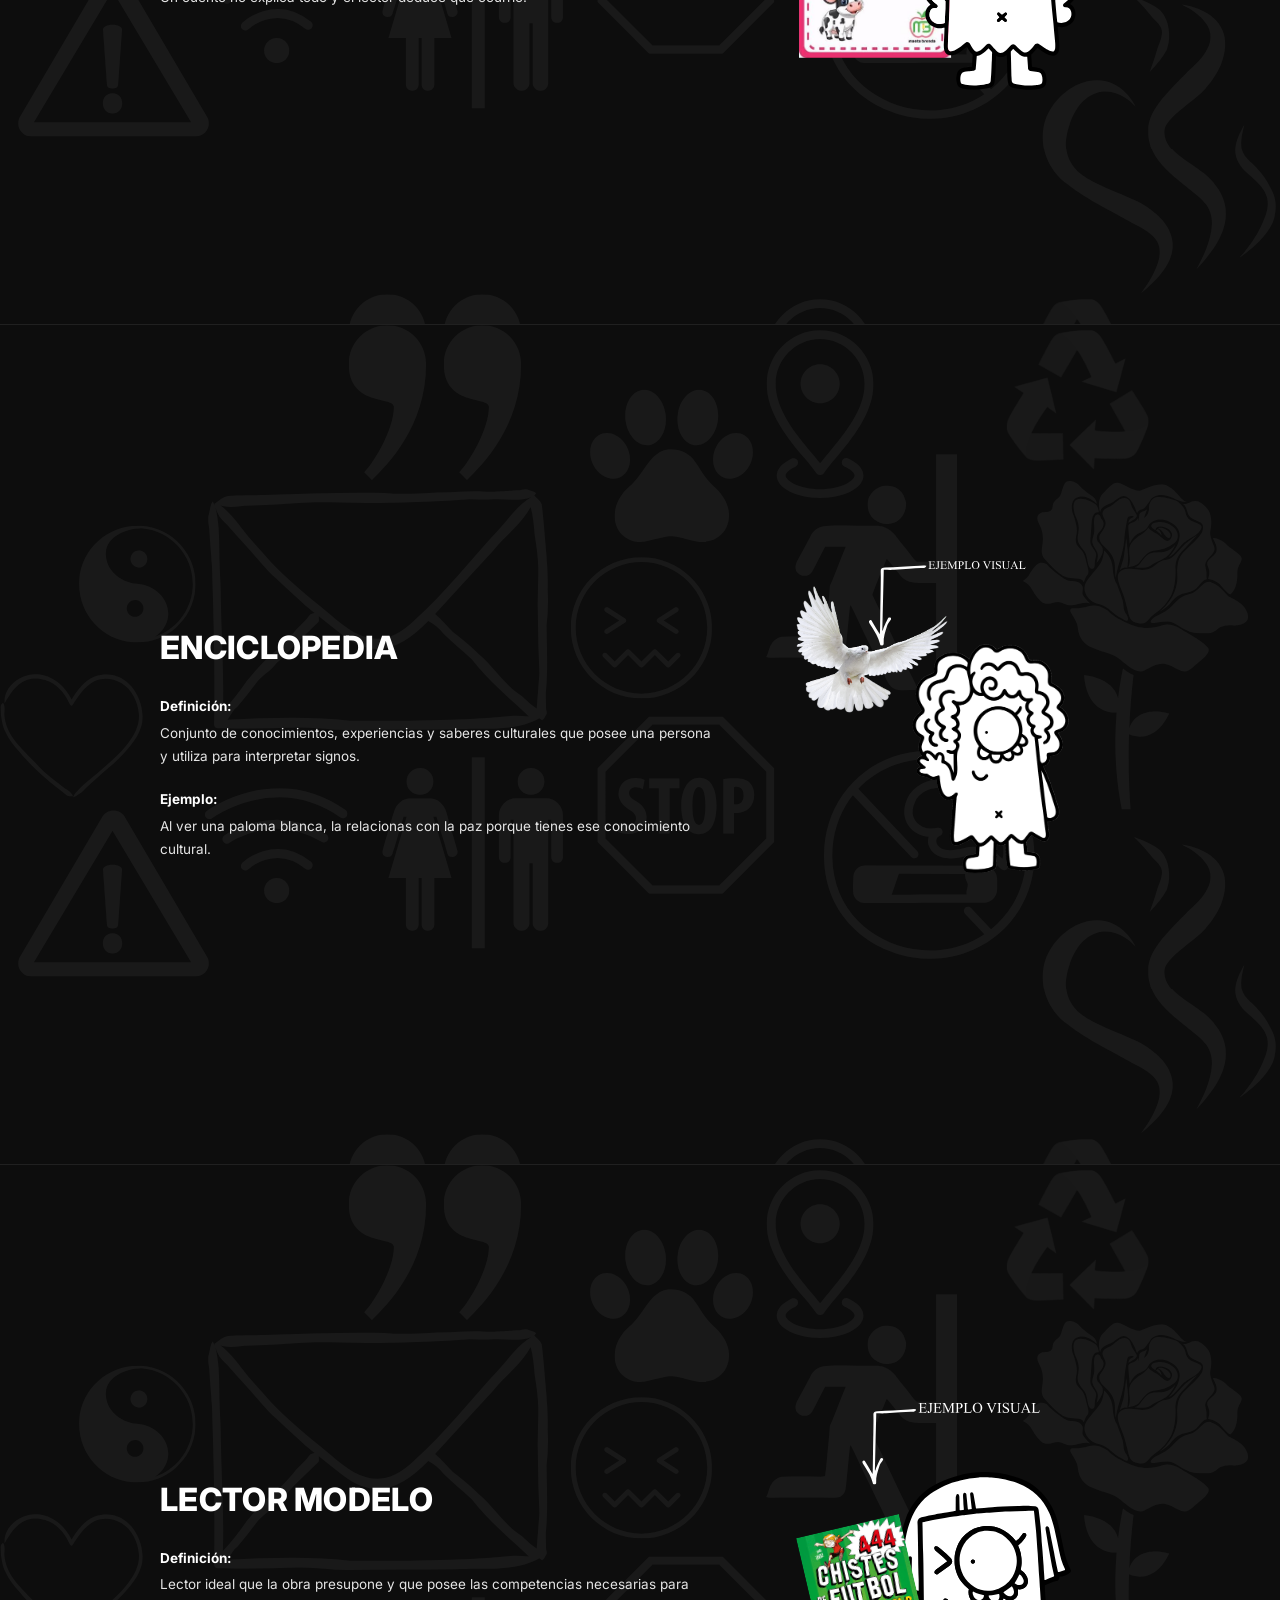
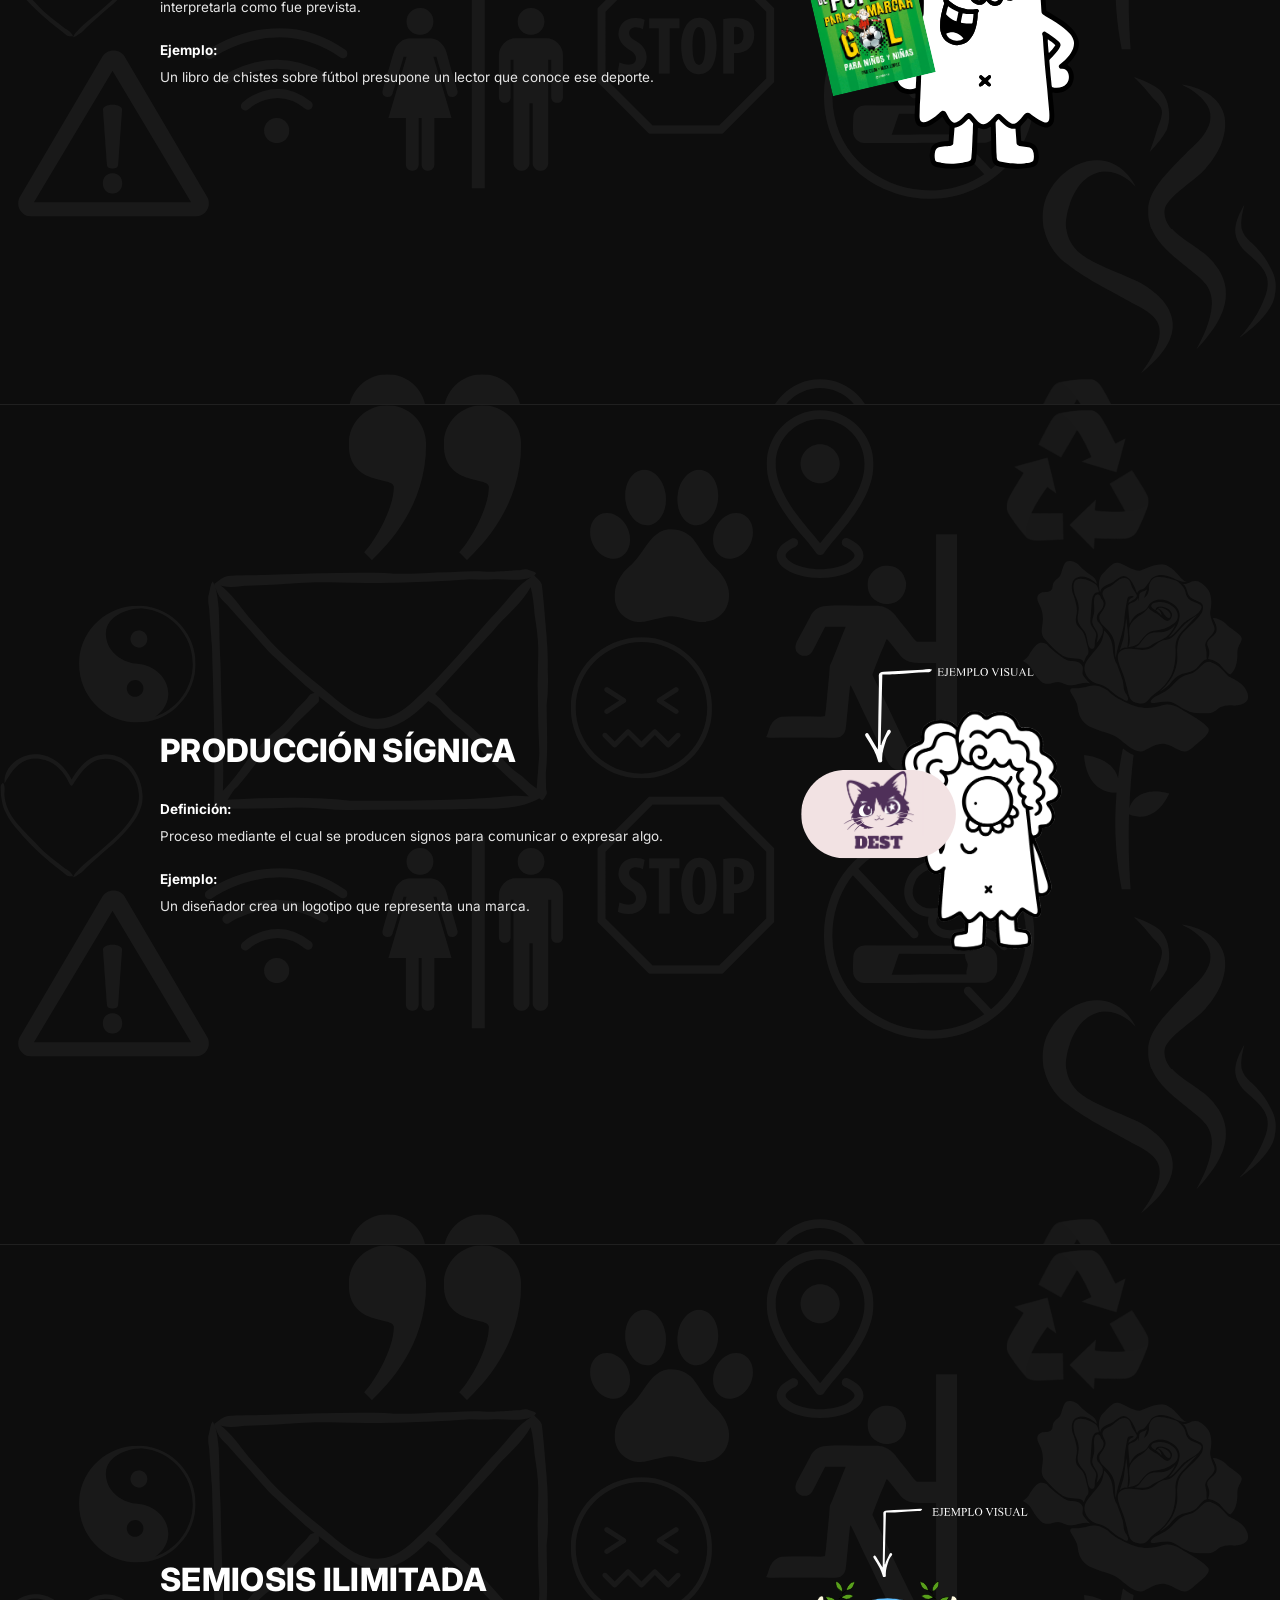
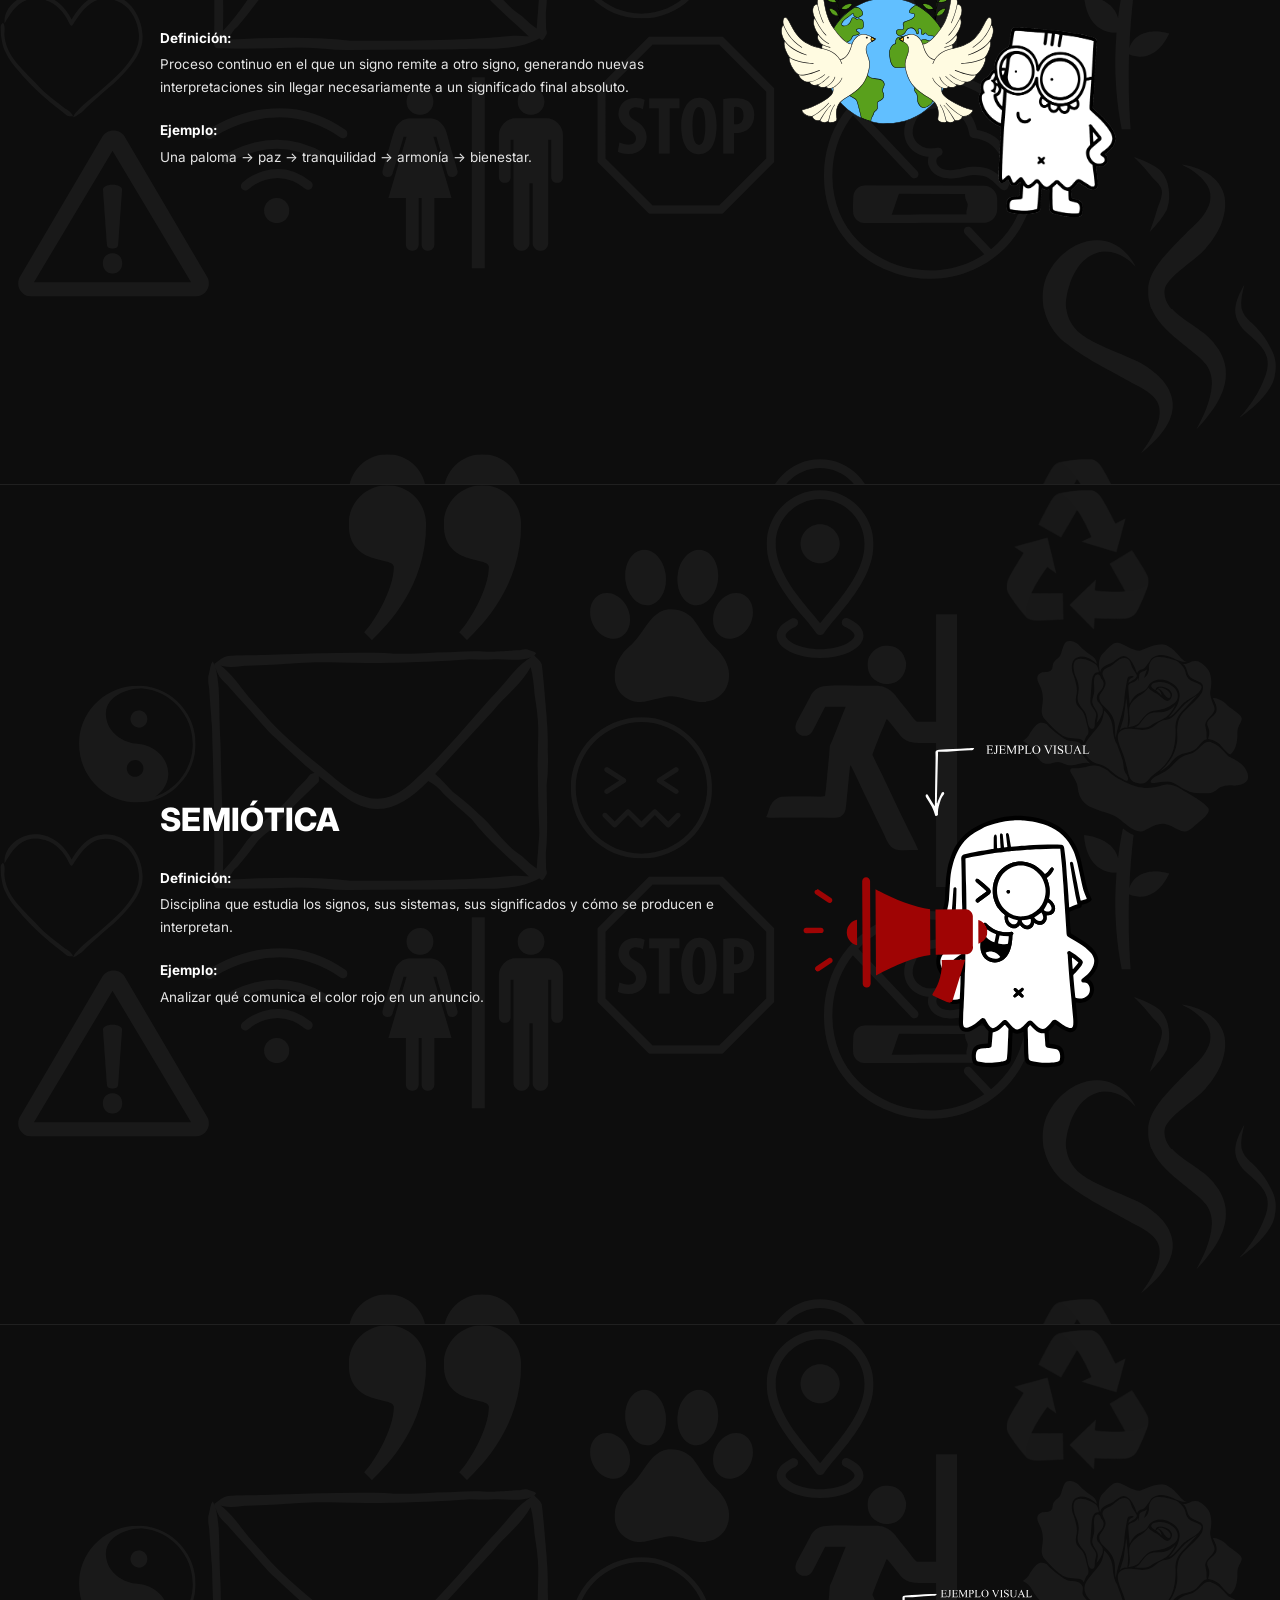
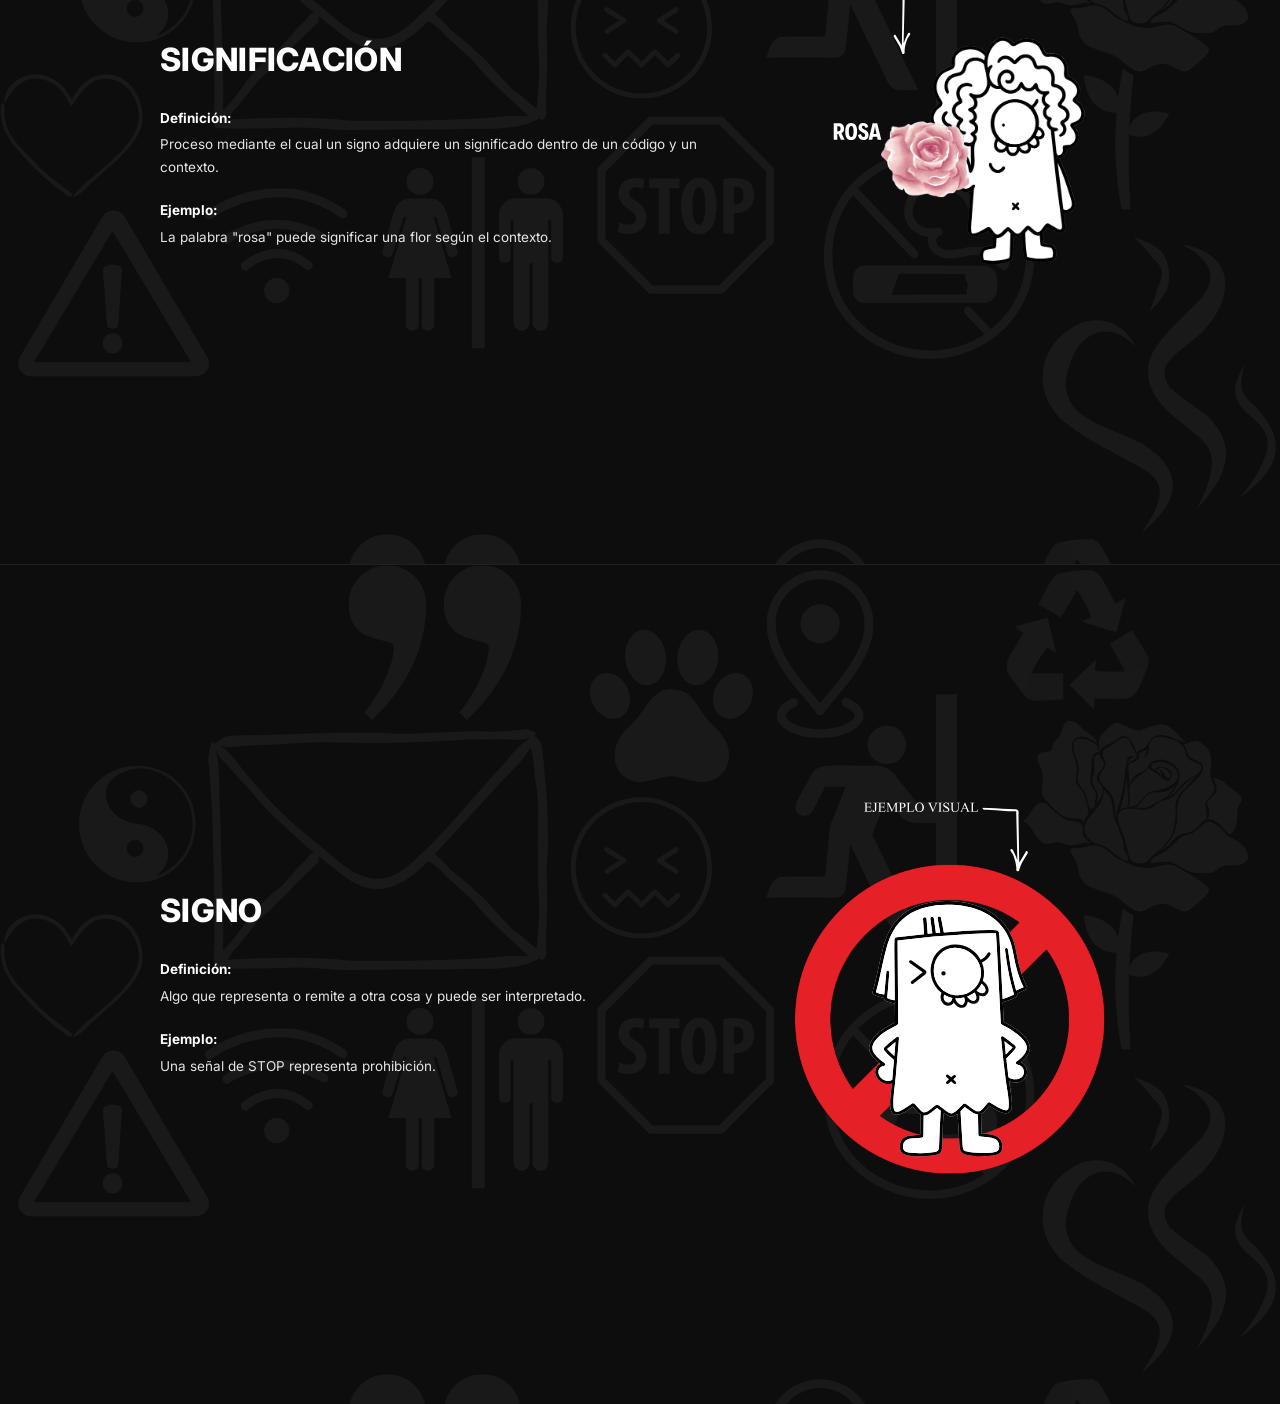
<file: umberto-eco.html>
<!DOCTYPE html>
<html lang="es">
<head>
<meta charset="UTF-8">
<title>Umberto Eco - SIGNIA</title>
<meta name="viewport" content="width=device-width, initial-scale=1.0">
<link rel="preconnect" href="https://fonts.googleapis.com">
<link rel="preconnect" href="https://fonts.gstatic.com" crossorigin>
<link href="https://fonts.googleapis.com/css2?family=Playfair+Display:wght@500;600&family=Inter:wght@400;500;600;800&display=swap" rel="stylesheet">
<link rel="stylesheet" href="style.css">
</head>
<body>

<header class="nav">
  <div class="brandmark">
    <img src="Logo.svg" alt="Logo">
  </div>

  <button class="menu-toggle" id="menuToggle" aria-label="Abrir menú" aria-expanded="false">
    <span></span><span></span><span></span>
  </button>

  <nav class="links" id="navLinks">
    <a href="index.html">Inicio</a>
    <a href="acerca.html">Acerca</a>

    <div class="dropdown">
      <a href="contenido.html" class="dropdown-toggle" aria-expanded="false">
        Contenido
        <svg class="dropdown-arrow" width="10" height="6" viewBox="0 0 10 6" fill="none" xmlns="http://www.w3.org/2000/svg">
          <path d="M1 1l4 4 4-4" stroke="currentColor" stroke-width="1.5" stroke-linecap="round" stroke-linejoin="round"/>
        </svg>
      </a>
      <div class="dropdown-menu">

        <a href="conceptos-semioticos.html" class="dropdown-link">Conceptos semióticos</a>

        <div class="dropdown-sub">
          <span class="dropdown-subtitle">Filósofos de la semiótica</span>
          <a href="charles-sanders-peirce.html">Charles Sanders Peirce</a>
          <a href="ferdinand-de-saussure.html">Ferdinand de Saussure</a>
          <a href="roland-barthes.html">Roland Barthes</a>
          <a href="umberto-eco.html">Umberto Eco</a>
                    <a href="conceptos-de-publicidad.html">Conceptos de publicidad</a>
        </div>

        <div class="dropdown-sub">
  <span class="dropdown-subtitle">Arquetipos</span>
  <a href="arquetipos.html#el-amante">El Amante</a>
  <a href="arquetipos.html#el-amigo">El Amigo</a>
  <a href="arquetipos.html#el-bufon">El Bufón</a>
  <a href="arquetipos.html#el-creador">El Creador</a>
  <a href="arquetipos.html#el-cuidador">El Cuidador</a>
  <a href="arquetipos.html#el-explorador">El Explorador</a>
  <a href="arquetipos.html#el-gobernante">El Gobernante</a>
  <a href="arquetipos.html#el-heroe">El Héroe</a>
  <a href="arquetipos.html#el-inocente">El Inocente</a>
  <a href="arquetipos.html#el-mago">El Mago</a>
  <a href="arquetipos.html#el-rebelde">El Rebelde</a>
  <a href="arquetipos.html#el-sabio">El Sabio</a>
</div>

      </div>
    </div>

    <a href="universo.html">Universo de Signia</a>
    <a href="marcas.html">10 Marcas</a>
    <a href="otros.html">Otros</a>
  </nav>

  <div class="nav-spacer"></div>
</header>

<!-- ===================== ÍNDICE ===================== -->
<section class="contenido-section" id="indice">

  <div class="contenido-left">
    <h1 class="contenido-title">Conceptos de Umberto Eco</h1>

    <div class="glossary-columns">

      <div class="glossary-group">
        <span class="letter">A</span>
        <ul>
          <li><a href="#autor-modelo">Autor modelo</a></li>
        </ul>
      </div>

      <div class="glossary-group">
        <span class="letter">C</span>
        <ul>
          <li><a href="#codigo">Código</a></li>
          <li><a href="#competencia-interpretativa">Competencia interpretativa</a></li>
          <li><a href="#convencion">Convención</a></li>
          <li><a href="#convencion-cultural">Convención cultural</a></li>
          <li><a href="#cooperacion-interpretativa">Cooperación interpretativa</a></li>
        </ul>
      </div>

      <div class="glossary-group">
        <span class="letter">E</span>
        <ul>
          <li><a href="#enciclopedia">Enciclopedia</a></li>
        </ul>
      </div>

      <div class="glossary-group">
        <span class="letter">I</span>
        <ul>
          <li><a href="#interpretacion">Interpretación</a></li>
        </ul>
      </div>

      <div class="glossary-group">
        <span class="letter">L</span>
        <ul>
          <li><a href="#lector-modelo">Lector modelo</a></li>
        </ul>
      </div>

      <div class="glossary-group">
        <span class="letter">P</span>
        <ul>
          <li><a href="#produccion-signica">Producción sígnica</a></li>
        </ul>
      </div>

      <div class="glossary-group">
        <span class="letter">S</span>
        <ul>
          <li><a href="#semiosis-ilimitada">Semiosis ilimitada</a></li>
          <li><a href="#semiotica">Semiótica</a></li>
          <li><a href="#significacion">Significación</a></li>
          <li><a href="#signo">Signo</a></li>
        </ul>
      </div>

    </div>
  </div>

  <div class="contenido-mascots">
    <img src="umberto.svg" alt="Umberto Eco con los personajes de Signia">
  </div>

</section>

<!-- ===================== AUTOR MODELO ===================== -->
<section class="term-section" id="autor-modelo">
  <div class="term-text">
    <h1 class="term-title">Autor modelo</h1>
    <p><strong>Definición:</strong>Estrategia o figura que el autor construye dentro de la obra para orientar al lector sobre cómo interpretarla.</p>
    <p><strong>Ejemplo:</strong>Un escritor usa un tono irónico y da pistas para que el lector entienda que no debe tomar literalmente lo que dice.</p>
  </div>
  <div class="term-visual">
    <img src="Autor modelo4.svg" alt="Ejemplo visual: Autor modelo">
  </div>
</section>

<!-- ===================== CÓDIGO ===================== -->
<section class="term-section" id="codigo">
  <div class="term-text">
    <h1 class="term-title">Código</h1>
    <p><strong>Definición:</strong>Sistema de reglas y convenciones que permite producir y comprender signos.</p>
    <p><strong>Ejemplo:</strong>El español es un código que permite entender palabras como "casa".</p>
  </div>
  <div class="term-visual">
    <img src="Código4.svg" alt="Ejemplo visual: Código">
  </div>
</section>

<!-- ===================== COMPETENCIA INTERPRETATIVA ===================== -->
<section class="term-section" id="competencia-interpretativa">
  <div class="term-text">
    <h1 class="term-title">Competencia interpretativa</h1>
    <p><strong>Definición:</strong>Capacidad del lector para utilizar sus conocimientos y códigos para interpretar correctamente una obra.</p>
    <p><strong>Ejemplo:</strong>Entender un meme porque conoces el contexto al que hace referencia.</p>
  </div>
  <div class="term-visual">
    <img src="Competencia interpretativa4.svg" alt="Ejemplo visual: Competencia interpretativa">
  </div>
</section>

<!-- ===================== CONVENCIÓN CULTURAL ===================== -->
<section class="term-section" id="convencion-cultural">
  <div class="term-text">
    <h1 class="term-title">Convención cultural</h1>
    <p><strong>Definición:</strong>Significado que un signo adquiere dentro de una cultura determinada.</p>
    <p><strong>Ejemplo:</strong>Vestir de negro puede asociarse con el luto en muchas culturas occidentales.</p>
  </div>
  <div class="term-visual">
    <img src="Convención cultural4.svg" alt="Ejemplo visual: Convención cultural">
  </div>
</section>

<!-- ===================== COOPERACIÓN INTERPRETATIVA ===================== -->
<section class="term-section" id="cooperacion-interpretativa">
  <div class="term-text">
    <h1 class="term-title">Cooperación interpretativa</h1>
    <p><strong>Definición:</strong>Proceso en el que el lector participa activamente completando e interpretando lo que la obra propone.</p>
    <p><strong>Ejemplo:</strong>Un cuento no explica todo y el lector deduce qué ocurrió.</p>
  </div>
  <div class="term-visual">
    <img src="Cooperación interpretativa4.svg" alt="Ejemplo visual: Cooperación interpretativa">
  </div>
</section>

<!-- ===================== ENCICLOPEDIA ===================== -->
<section class="term-section" id="enciclopedia">
  <div class="term-text">
    <h1 class="term-title">Enciclopedia</h1>
    <p><strong>Definición:</strong>Conjunto de conocimientos, experiencias y saberes culturales que posee una persona y utiliza para interpretar signos.</p>
    <p><strong>Ejemplo:</strong>Al ver una paloma blanca, la relacionas con la paz porque tienes ese conocimiento cultural.</p>
  </div>
  <div class="term-visual">
    <img src="Enciclopedia4.svg" alt="Ejemplo visual: Enciclopedia">
  </div>
</section>

<!-- ===================== LECTOR MODELO ===================== -->
<section class="term-section" id="lector-modelo">
  <div class="term-text">
    <h1 class="term-title">Lector modelo</h1>
    <p><strong>Definición:</strong>Lector ideal que la obra presupone y que posee las competencias necesarias para interpretarla como fue prevista.</p>
    <p><strong>Ejemplo:</strong>Un libro de chistes sobre fútbol presupone un lector que conoce ese deporte.</p>
  </div>
  <div class="term-visual">
    <img src="Lector modelo4.svg" alt="Ejemplo visual: Lector modelo">
  </div>
</section>

<!-- ===================== PRODUCCIÓN SÍGNICA ===================== -->
<section class="term-section" id="produccion-signica">
  <div class="term-text">
    <h1 class="term-title">Producción sígnica</h1>
    <p><strong>Definición:</strong>Proceso mediante el cual se producen signos para comunicar o expresar algo.</p>
    <p><strong>Ejemplo:</strong>Un diseñador crea un logotipo que representa una marca.</p>
  </div>
  <div class="term-visual">
    <img src="Producción sígnica4.svg" alt="Ejemplo visual: Producción sígnica">
  </div>
</section>

<!-- ===================== SEMIOSIS ILIMITADA ===================== -->
<section class="term-section" id="semiosis-ilimitada">
  <div class="term-text">
    <h1 class="term-title">Semiosis ilimitada</h1>
    <p><strong>Definición:</strong>Proceso continuo en el que un signo remite a otro signo, generando nuevas interpretaciones sin llegar necesariamente a un significado final absoluto.</p>
    <p><strong>Ejemplo:</strong>Una paloma → paz → tranquilidad → armonía → bienestar.</p>
  </div>
  <div class="term-visual">
    <img src="Semiosis ilimitada4.svg" alt="Ejemplo visual: Semiosis ilimitada">
  </div>
</section>

<!-- ===================== SEMIÓTICA ===================== -->
<section class="term-section" id="semiotica">
  <div class="term-text">
    <h1 class="term-title">Semiótica</h1>
    <p><strong>Definición:</strong>Disciplina que estudia los signos, sus sistemas, sus significados y cómo se producen e interpretan.</p>
    <p><strong>Ejemplo:</strong>Analizar qué comunica el color rojo en un anuncio.</p>
  </div>
  <div class="term-visual">
    <img src="Semiótica4.svg" alt="Ejemplo visual: Semiótica">
  </div>
</section>

<!-- ===================== SIGNIFICACIÓN ===================== -->
<section class="term-section" id="significacion">
  <div class="term-text">
    <h1 class="term-title">Significación</h1>
    <p><strong>Definición:</strong>Proceso mediante el cual un signo adquiere un significado dentro de un código y un contexto.</p>
    <p><strong>Ejemplo:</strong>La palabra "rosa" puede significar una flor según el contexto.</p>
  </div>
  <div class="term-visual">
    <img src="Significación4.svg" alt="Ejemplo visual: Significación">
  </div>
</section>

<!-- ===================== SIGNO ===================== -->
<section class="term-section" id="signo">
  <div class="term-text">
    <h1 class="term-title">Signo</h1>
    <p><strong>Definición:</strong>Algo que representa o remite a otra cosa y puede ser interpretado.</p>
    <p><strong>Ejemplo:</strong>Una señal de STOP representa prohibición.</p>
  </div>
  <div class="term-visual">
    <img src="Signo4.svg" alt="Ejemplo visual: Signo">
  </div>
</section>

<script src="script.js"></script>
</body>
</html>
</file>
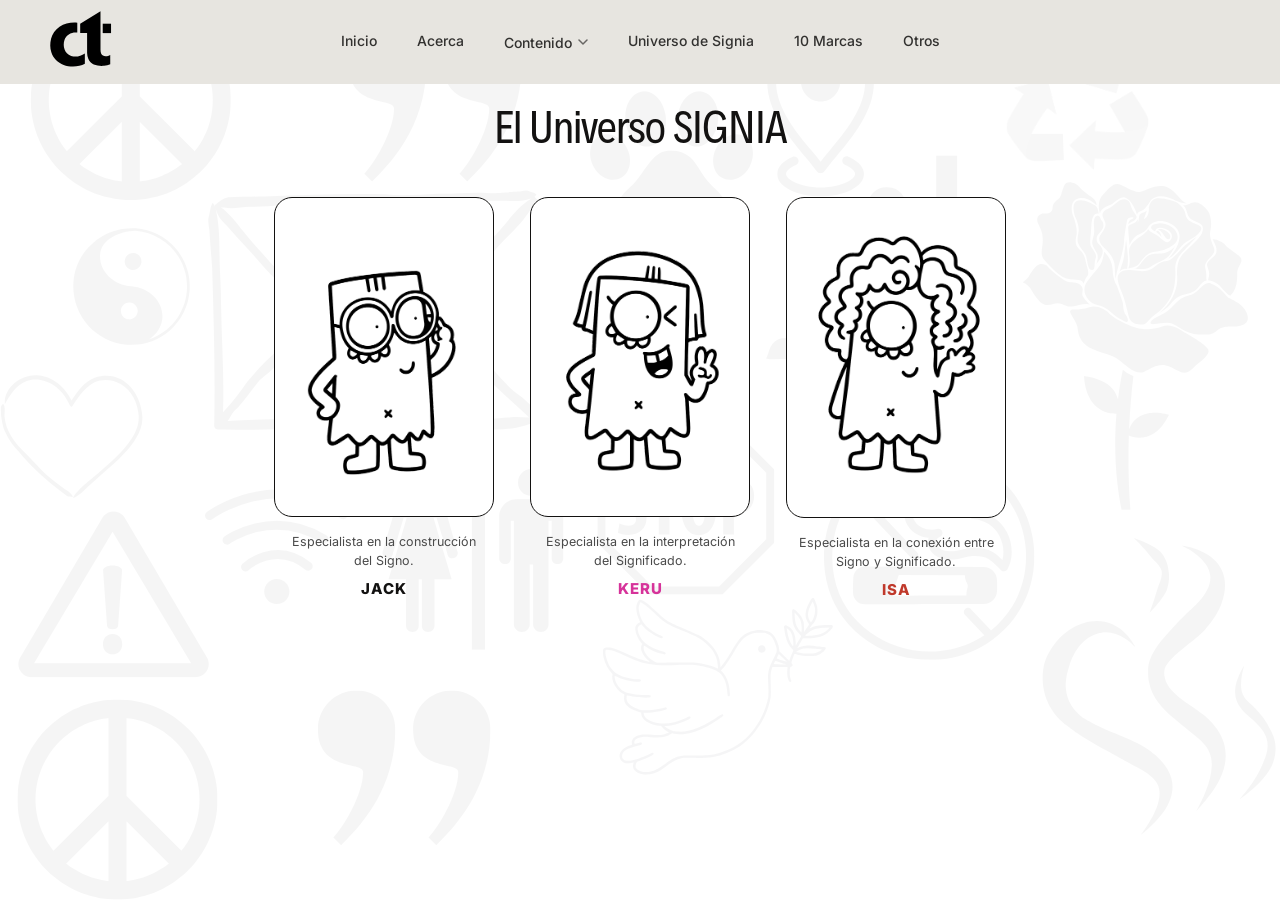
<file: universo.html>
<!DOCTYPE html>
<html lang="es">
<head>
<meta charset="UTF-8">
<title>Signia — Universo Signia</title>
<meta name="viewport" content="width=device-width, initial-scale=1.0">
<link rel="preconnect" href="https://fonts.googleapis.com">
<link rel="preconnect" href="https://fonts.gstatic.com" crossorigin>
<link href="https://fonts.googleapis.com/css2?family=Baloo+2:wght@700;800&family=Playfair+Display:wght@500;600&family=Inter:wght@400;500;600&display=swap" rel="stylesheet">
<link rel="stylesheet" href="style.css">
</head>
<body>

<header class="nav">
  <div class="brandmark">
    <img src="Logo.svg" alt="Logo">
  </div>

  <button class="menu-toggle" id="menuToggle" aria-label="Abrir menú" aria-expanded="false">
    <span></span><span></span><span></span>
  </button>

  <nav class="links" id="navLinks">
    <a href="index.html">Inicio</a>
    <a href="acerca.html">Acerca</a>

    <div class="dropdown">
      <a href="contenido.html" class="dropdown-toggle" aria-expanded="false">
        Contenido
        <svg class="dropdown-arrow" width="10" height="6" viewBox="0 0 10 6" fill="none" xmlns="http://www.w3.org/2000/svg">
          <path d="M1 1l4 4 4-4" stroke="currentColor" stroke-width="1.5" stroke-linecap="round" stroke-linejoin="round"/>
        </svg>
      </a>
      <div class="dropdown-menu">

        <a href="conceptos-semioticos.html" class="dropdown-link">Conceptos semióticos</a>

        <div class="dropdown-sub">
          <span class="dropdown-subtitle">Filósofos de la semiótica</span>
          <a href="charles-sanders-peirce.html">Charles Sanders Peirce</a>
          <a href="ferdinand-de-saussure.html">Ferdinand de Saussure</a>
          <a href="roland-barthes.html">Roland Barthes</a>
          <a href="umberto-eco.html">Umberto Eco</a>
          <a href="conceptos-de-publicidad.html">Conceptos de publicidad</a>
        </div>

        <div class="dropdown-sub">
          <span class="dropdown-subtitle">Arquetipos</span>
          <a href="arquetipos.html#el-amante">El Amante</a>
          <a href="arquetipos.html#el-amigo">El Amigo</a>
          <a href="arquetipos.html#el-bufon">El Bufón</a>
          <a href="arquetipos.html#el-creador">El Creador</a>
          <a href="arquetipos.html#el-cuidador">El Cuidador</a>
          <a href="arquetipos.html#el-explorador">El Explorador</a>
          <a href="arquetipos.html#el-gobernante">El Gobernante</a>
          <a href="arquetipos.html#el-heroe">El Héroe</a>
          <a href="arquetipos.html#el-inocente">El Inocente</a>
          <a href="arquetipos.html#el-mago">El Mago</a>
          <a href="arquetipos.html#el-rebelde">El Rebelde</a>
          <a href="arquetipos.html#el-sabio">El Sabio</a>
        </div>

      </div>
    </div>

    <a href="universo.html">Universo de Signia</a>
    <a href="marcas.html">10 Marcas</a>
    <a href="otros.html">Otros</a>
  </nav>

  <div class="nav-spacer"></div>
</header>

<main>
  <section class="universe-section">
    <h2 class="universe-title">El Universo SIGNIA</h2>

    <div class="universe-grid">

      <div class="universe-card">
        <div class="character-box">
          <img src="Jack1.svg" alt="Jack">
        </div>
        <p class="character-desc">Especialista en la construcción del Signo.</p>
        <p class="character-name" style="color:#131211;">JACK</p>
      </div>

      <div class="universe-card">
        <div class="character-box">
          <img src="Keru1.svg" alt="Keru">
        </div>
        <p class="character-desc">Especialista en la interpretación del Significado.</p>
        <p class="character-name" style="color:#d6339a;">KERU</p>
      </div>

      <div class="universe-card">
        <div class="character-box">
          <img src="Isa3.svg" alt="Isa">
        </div>
        <p class="character-desc">Especialista en la conexión entre Signo y Significado.</p>
        <p class="character-name" style="color:#c0392b;">ISA</p>
      </div>

    </div>
  </section>
</main>

<script src="script.js"></script>
</body>
</html>
</file>
<file: style.css>
@font-face{
  font-family:'Decalotype';
  src:url('decalotype.regular.otf') format('opentype'),
      url('decalotype.regular.ttf') format('truetype');
  font-weight:400;
  font-style:normal;
}

:root{
  --ink:#131211;
  --paper:#ffffff;
  --nav-bg:#e7e5e0;
  --box-bg:#c9c8c5;
  --water:#000000;
}
*{box-sizing:border-box;}
html{scroll-behavior:smooth;}
html,body{margin:0;padding:0;}
body{
  background-color:var(--paper);
  background-image:url('Fondo1.svg');
  background-repeat:repeat-y;
  background-position:center top;
  background-size:100% auto;
  color:var(--ink);
  font-family:'Inter',sans-serif;
  min-height:100vh;
  overflow-x:hidden;
}

/* Ancla de scroll: que los enlaces #id no queden tapados por el menú fijo */
[id]{scroll-margin-top:90px;}

/* Regla general: ninguna imagen/SVG se desborda de su contenedor */
img, svg{
  max-width:100%;
  height:auto;
}

/* ---------- NAV ---------- */
header.nav{
  background:var(--nav-bg);
  display:flex;
  align-items:center;
  justify-content:space-between;
  padding:10px 48px;
  position:sticky;
  top:0;
  z-index:10;
  gap:20px;
  flex-wrap:nowrap;
}
.brandmark{
  display:flex;
  align-items:center;
  flex-shrink:0;
  width:70px;
}
.brandmark img{
  width:100%;
  height:auto;
  display:block;
}

.nav-spacer{
  width:70px;
  flex-shrink:0;
}

.menu-toggle{
  display:none;
  flex-direction:column;
  gap:5px;
  background:none;
  border:none;
  cursor:pointer;
  padding:6px;
  flex-shrink:0;
}
.menu-toggle span{
  width:24px;
  height:2px;
  background:var(--ink);
}

nav.links{
  display:flex;
  gap:40px;
  flex:1;
  justify-content:center;
}
nav.links a{
  color:var(--ink);
  text-decoration:none;
  font-size:14px;
  font-weight:500;
  opacity:.85;
  transition:opacity .15s ease;
  white-space:nowrap;
}
nav.links a:hover{opacity:1;}

/* ---------- HERO ---------- */
main.hero{
  position:relative;
  z-index:2;
  display:flex;
  flex-direction:column;
  align-items:center;
  text-align:center;
  padding:60px 24px 50px;
}

.wordmark-svg{
  width:100%;
  max-width:820px;
  height:auto;
}
p.tagline{
  font-family:'Playfair Display',serif;
  font-weight:600;
  font-size:clamp(11px,2.2vw,15px);
  letter-spacing:2px;
  margin:22px 0 0;
  font-variant:small-caps;
  padding:0 10px;
}
.mascots{
  margin-top:40px;
  width:100%;
  max-width:520px;
}
.mascots img{
  width:100%;
  height:auto;
  display:block;
}

/* ---------- SECCIÓN ¿QUÉ ES SIGNIA? ---------- */
.info-section{
  position:relative;
  z-index:2;
  padding:70px 24px 60px;
  display:flex;
  flex-direction:column;
  align-items:center;
  text-align:center;
}
.info-title{
  font-family:'Decalotype',sans-serif;
  font-weight:400;
  font-size:clamp(28px,5.5vw,52px);
  letter-spacing:-1px;
  margin:0 0 40px;
  color:var(--ink);
}
.info-box{
  background:var(--box-bg);
  border-radius:20px;
  max-width:680px;
  width:100%;
  padding:26px 34px;
  margin-bottom:22px;
}
.info-box p{
  margin:0;
  font-size:clamp(13px,2.2vw,15px);
  line-height:1.7;
  color:var(--ink);
}

/* ---------- SECCIÓN EL UNIVERSO SIGNIA ---------- */
.universe-section{
  position:relative;
  z-index:2;
  padding:20px 24px 100px;
  display:flex;
  flex-direction:column;
  align-items:center;
  text-align:center;
}
.universe-title{
  font-family:'Decalotype',sans-serif;
  font-weight:400;
  font-size:clamp(24px,4.5vw,40px);
  letter-spacing:-1px;
  margin:0 0 45px;
  color:var(--ink);
}
.universe-grid{
  display:flex;
  flex-wrap:wrap;
  justify-content:center;
  gap:36px;
  max-width:1000px;
  width:100%;
}
.universe-card{
  display:flex;
  flex-direction:column;
  align-items:center;
  width:220px;
  max-width:100%;
}
.character-box{
  width:100%;
  aspect-ratio:1/1;
  background:var(--paper);
  border:1.5px solid var(--ink);
  border-radius:18px;
  display:flex;
  align-items:center;
  justify-content:center;
  padding:20px;
  margin-bottom:16px;
}
.character-box img{
  width:100%;
  height:100%;
  object-fit:contain;
  object-position:bottom center;
}
.character-desc{
  font-size:12.5px;
  line-height:1.5;
  color:#4a4a4a;
  margin:0 0 8px;
  max-width:200px;
}
.character-name{
  font-weight:800;
  font-size:15px;
  letter-spacing:1px;
  margin:0;
}

/* ---------- SECCIÓN ¿TIENES PREGUNTAS? ---------- */
.contact-section{
  position:relative;
  z-index:2;
  background:var(--paper);
  padding:60px 24px 70px;
  text-align:center;
}
.contact-title{
  font-family:'Decalotype',sans-serif;
  font-weight:400;
  font-size:clamp(32px,7vw,72px);
  letter-spacing:-1px;
  margin:0 0 50px;
  color:var(--ink);
}
.contact-grid{
  display:flex;
  flex-wrap:wrap;
  justify-content:space-between;
  gap:24px;
  max-width:1000px;
  margin:0 auto;
  text-align:left;
}
.contact-col{
  flex:0 1 auto;   /* ya NO se estira a ocupar 1/3 igual: usa el ancho de su contenido */
  min-width:200px;
}
/* space-between ahora sí tiene espacio libre real para repartir entre las columnas */
.contact-heading{
  font-size:20px;
  font-weight:600;
  margin:0 0 6px;
}
.contact-line{
  font-size:13px;
  color:#333;
  margin:0 0 4px;
  line-height:1.5;
}

/* ---------- PÁGINA ACERCA ---------- */
.acerca-section{
  background-color:#0d0d0d;
  background-image:url('Fondo2.svg');
  background-repeat:repeat-y;
  background-position:center top;
  background-size:100% auto;
  color:#ffffff;
  min-height:calc(100vh - 60px);
  display:flex;
  flex-wrap:wrap;
  align-items:center;
  gap:40px;
  padding:60px 60px;
}
.acerca-text{
  flex:1 1 320px;
  max-width:560px;
  position:relative;
  z-index:2;
}
.acerca-title{
  font-family:'Decalotype',sans-serif;
  font-weight:400;
  font-size:clamp(28px,5vw,48px);
  letter-spacing:-1px;
  margin:0 0 24px;
  color:#ffffff;
}
.acerca-text p{
  font-size:clamp(13px,2vw,14px);
  line-height:1.8;
  color:#e5e5e5;
  margin:0 0 20px;
}
.acerca-image{
  flex:1 1 280px;
  display:flex;
  justify-content:center;
  position:relative;
  z-index:2;
}
.acerca-image img{
  width:100%;
  max-width:420px;
  height:auto;
  display:block;
}

/* ---------- PÁGINA CONTENIDO (índice de categorías) ---------- */
.contenido-section{
  background-color:#0d0d0d;
  background-image:url('Fondo2.svg');
  background-repeat:repeat-y;
  background-position:center top;
  background-size:100% auto;
  color:#ffffff;
  min-height:calc(100vh - 60px);
  display:flex;
  flex-wrap:wrap;
  align-items:flex-start;
  gap:40px;
  padding:50px 60px;
}
.contenido-left{
  flex:2 1 500px;
  position:relative;
  z-index:2;
}
.contenido-title{
  font-family:'Decalotype',sans-serif;
  font-weight:400;
  font-size:clamp(26px,4.5vw,40px);
  letter-spacing:-1px;
  margin:0 0 30px;
  color:#ffffff;
}

/* Glosario alfabético (usado en conceptos-semioticos.html) */
.glossary-columns{
  column-count:2;
  column-gap:50px;
}
.glossary-group{
  display:flex;
  align-items:flex-start;
  gap:14px;
  margin-bottom:22px;
  break-inside:avoid;
}
.glossary-group .letter{
  font-family:'Decalotype',sans-serif;
  font-weight:400;
  font-size:34px;
  line-height:1;
  color:#ffffff;
  flex-shrink:0;
}
.glossary-group ul{
  list-style:disc;
  margin:2px 0 0;
  padding-left:16px;
}
.glossary-group li{
  font-size:13.5px;
  line-height:1.7;
  color:#e5e5e5;
}
.glossary-group li a{
  color:#e5e5e5;
  text-decoration:none;
  transition:color .15s ease;
}
.glossary-group li a:hover{
  color:#ffffff;
  text-decoration:underline;
}

/* Índice de categorías (usado en contenido.html) */
.category-list{
  display:flex;
  flex-direction:column;
  gap:36px;
  max-width:520px;
}
.category-group{
  border-bottom:1px solid rgba(255,255,255,.15);
  padding-bottom:24px;
}
.category-group:last-child{
  border-bottom:none;
  padding-bottom:0;
}
.category-title{
  font-family:'Decalotype',sans-serif;
  font-weight:400;
  font-size:clamp(20px,3vw,26px);
  letter-spacing:-.5px;
  margin:0 0 14px;
  color:#ffffff;
}
.category-link{
  display:inline-block;
  font-size:13.5px;
  color:#e5e5e5;
  text-decoration:none;
  border-bottom:1px solid transparent;
  transition:border-color .15s ease, color .15s ease;
}
.category-link:hover{
  color:#ffffff;
  border-bottom-color:#ffffff;
}
.category-sublist{
  list-style:none;
  margin:0;
  padding:0;
  display:flex;
  flex-direction:column;
  gap:10px;
}
.category-sublist li a{
  font-size:13.5px;
  color:#e5e5e5;
  text-decoration:none;
  transition:color .15s ease;
}
.category-sublist li a:hover{
  color:#ffffff;
  text-decoration:underline;
}

.contenido-mascots{
  flex:1 1 280px;
  display:flex;
  align-items:center;
  justify-content:center;
  align-self:flex-end;
  position:relative;
  z-index:2;
}
.contenido-mascots img{
  width:100%;
  max-width:380px;
  height:auto;
  display:block;
}

#marcas .contenido-mascots{
  flex:2 1 480px;
  max-width:1000px;
}
#marcas .contenido-mascots img{
  max-width:1000px;
}

/* ---------- PÁGINAS DE TÉRMINO (glosario individual) ---------- */
.term-section{
  background-color:#0d0d0d;
  background-image:url('Fondo2.svg');
  background-repeat:repeat-y;
  background-position:center top;
  background-size:100% auto;
  color:#ffffff;
  min-height:calc(100vh - 60px);
  display:flex;
  flex-wrap:wrap;
  align-items:center;
  justify-content:center;
  gap:60px;
  padding:60px 60px;
}
.term-section:not(:first-of-type){
  border-top:1px solid rgba(255,255,255,.08);
}
.term-text{
  flex:1 1 420px;
  max-width:560px;
  position:relative;
  z-index:2;
}
.term-title{
  font-family:'Inter',sans-serif;
  font-weight:800;
  font-size:clamp(24px,4vw,32px);
  letter-spacing:.3px;
  text-transform:uppercase;
  margin:0 0 28px;
  color:#ffffff;
}
.term-text p{
  font-size:13.5px;
  line-height:1.7;
  color:#e5e5e5;
  margin:0 0 20px;
}
.term-text p:last-child{
  margin-bottom:0;
}
.term-text p strong{
  display:block;
  color:#ffffff;
  font-weight:700;
  margin-bottom:4px;
}
.term-text ul{
  margin:-10px 0 20px;
  padding-left:16px;
  list-style:disc;
}
.term-text ul li{
  font-size:13.5px;
  line-height:1.7;
  color:#e5e5e5;
  margin-bottom:4px;
}

.term-visual{
  flex:0 0 auto;
  width:340px;
  height:380px;
  display:flex;
  justify-content:center;
  align-items:center;
  position:relative;
  z-index:2;
}
.term-visual img,
.term-visual svg{
  width:100%;
  height:100%;
  object-fit:contain;
  display:block;
}

/* ---------- DROPDOWN "CONTENIDO" ---------- */
.dropdown{
  position:relative;
  /* este padding "rellena" el espacio hasta el panel: así el hover
     nunca se corta al mover el cursor del link hacia el menú */
  padding-bottom:14px;
  margin-bottom:-14px;
}
.dropdown-toggle{
  display:inline-flex;
  align-items:center;
  gap:6px;
  cursor:pointer;
}
.dropdown-arrow{
  transition:transform .2s ease;
  color:var(--ink);
  opacity:.7;
}
.dropdown-menu{
  position:absolute;
  top:100%;                 /* pegado al padding del contenedor, sin salto */
  left:50%;
  transform:translateX(-50%) translateY(6px);
  background:var(--paper);
  border:1px solid rgba(0,0,0,.08);
  border-radius:16px;
  box-shadow:0 16px 40px rgba(0,0,0,.14);
  padding:22px 26px;
  width:min(560px, 92vw);   /* nunca se desborda en pantallas angostas */
  max-height:min(70vh, 560px);
  overflow-y:auto;
  display:grid;
  grid-template-columns:1fr 1fr 1fr;
  gap:28px;
  opacity:0;
  visibility:hidden;
  pointer-events:none;
  transition:opacity .18s ease, transform .18s ease, visibility .18s;
  z-index:30;
}
.dropdown-menu > .dropdown-link{
  font-weight:700;
  font-size:13.5px;
  color:var(--ink);
  text-decoration:none;
  opacity:.9;
}
.dropdown-sub{
  display:flex;
  flex-direction:column;
  gap:9px;
}
.dropdown-subtitle{
  font-size:11px;
  font-weight:700;
  letter-spacing:.5px;
  text-transform:uppercase;
  color:#8a8a86;
  margin-bottom:2px;
}
.dropdown-sub a,
.dropdown-menu > .dropdown-link{
  font-size:13px;
  color:var(--ink);
  text-decoration:none;
  opacity:.8;
  transition:opacity .15s ease;
}
.dropdown-sub a:hover,
.dropdown-menu > .dropdown-link:hover{
  opacity:1;
  text-decoration:underline;
}

/* se abre con hover/foco en escritorio, o con la clase .open (JS) en móvil */
.dropdown:hover .dropdown-menu,
.dropdown:focus-within .dropdown-menu,
.dropdown.open .dropdown-menu{
  opacity:1;
  visibility:visible;
  pointer-events:auto;
  transform:translateX(-50%) translateY(0);
}
.dropdown:hover .dropdown-arrow,
.dropdown:focus-within .dropdown-arrow,
.dropdown.open .dropdown-arrow{
  transform:rotate(180deg);
}

/* ---------- ÍNDICE "10 MARCAS" ---------- */
.marcas-columns{
  display:flex;
  flex-direction:column;
  gap:22px;
}

/* ---------- FICHAS DE MARCA (10 Marcas) ---------- */
.marca-section{
  background-color:#0d0d0d;
  background-image:url('Fondo2.svg');
  background-repeat:repeat-y;
  background-position:center top;
  background-size:100% auto;
  min-height:calc(100vh - 60px);
  display:flex;
  align-items:center;
  justify-content:center;
  padding:60px 40px;
}
.marca-section:not(:first-of-type){
  border-top:1px solid rgba(255,255,255,.08);
}
.marca-diagram-img{
  width:100%;
  max-width:1000px;
  height:auto;
  display:block;
}

/* =====================================================
   RESPONSIVE — se aplica a TODAS las páginas del sitio
===================================================== */

@media (max-width:1024px){
  header.nav{padding:10px 32px;}
  nav.links{gap:24px;}
  .universe-grid{gap:26px;}
  .acerca-section{padding:50px 40px;}
  .term-section{padding:50px 40px; gap:40px;}
  .marca-section{padding:50px 32px;}

  /* pantallas medianas (tablets en horizontal / laptops chicas):
     3 columnas se ven apretadas, pasamos a 2 */
  .dropdown-menu{
    grid-template-columns:1fr 1fr;
  }
}

@media (max-width:768px){
  header.nav{padding:10px 20px;}
  .menu-toggle{display:flex;}
  .nav-spacer{display:none;}

  nav.links{
    position:absolute;
    top:100%;
    left:0;
    right:0;
    background:var(--nav-bg);
    flex-direction:column;
    align-items:center;
    gap:0;
    max-height:0;
    overflow:hidden;
    transition:max-height .3s ease;
  }
  nav.links.open{
    max-height:calc(100vh - 60px);
    overflow-y:auto;
    -webkit-overflow-scrolling:touch;
  }
  nav.links a{
    padding:12px 0;
    width:100%;
    text-align:center;
  }

  main.hero{padding:40px 20px 40px;}
  .info-section{padding:50px 20px 40px;}
  .info-box{padding:20px 22px;}
  .universe-section{padding:10px 20px 70px;}
  .universe-grid{gap:24px;}
  .universe-card{width:150px;}
  .contact-section{padding:40px 20px 50px;}
  .contact-grid{
    flex-direction:column;
    text-align:center;
  }
  .acerca-section{
    padding:40px 24px;
    flex-direction:column;
    text-align:left;
  }
  .contenido-section{
    padding:40px 24px;
    flex-direction:column;
  }
  .glossary-columns{
    column-count:1;
  }
  .term-section{
    padding:40px 24px;
    flex-direction:column;
  }
  .term-visual{
    width:220px;
    height:260px;
    order:-1;
    margin-bottom:10px;
  }
  .marca-section{padding:36px 20px;}

  .dropdown{
    width:100%;
    padding-bottom:0;
    margin-bottom:0;
  }
  .dropdown-toggle{
    width:100%;
    justify-content:center;
    padding:12px 0;
  }
  .dropdown-menu{
    position:static;
    transform:none;
    width:100%;
    max-height:none;
    overflow-y:visible;
    display:none;
    grid-template-columns:1fr;
    box-shadow:none;
    border:none;
    border-radius:0;
    background:rgba(0,0,0,.03);
    padding:6px 20px 18px;
    opacity:1;
    visibility:visible;
    pointer-events:auto;
  }
  .dropdown.open .dropdown-menu{
    display:flex;
    flex-direction:column;
    gap:18px;
  }
  .dropdown-sub{gap:10px;}
}

@media (max-width:480px){
  .brandmark{width:56px;}
  nav.links a{font-size:13px;}
  .mascots{max-width:340px;}
  .universe-card{width:130px;}
  .character-box{padding:14px;}
  .character-desc{font-size:11.5px;}
  .contact-heading{font-size:18px;}
  .acerca-title{text-align:center;}
  .acerca-text{text-align:center;}
  .glossary-group .letter{font-size:28px;}
  .glossary-group li{font-size:12.5px;}
  .term-title{font-size:22px;}
  .term-visual{
    width:190px;
    height:220px;
  }
}
</file>
